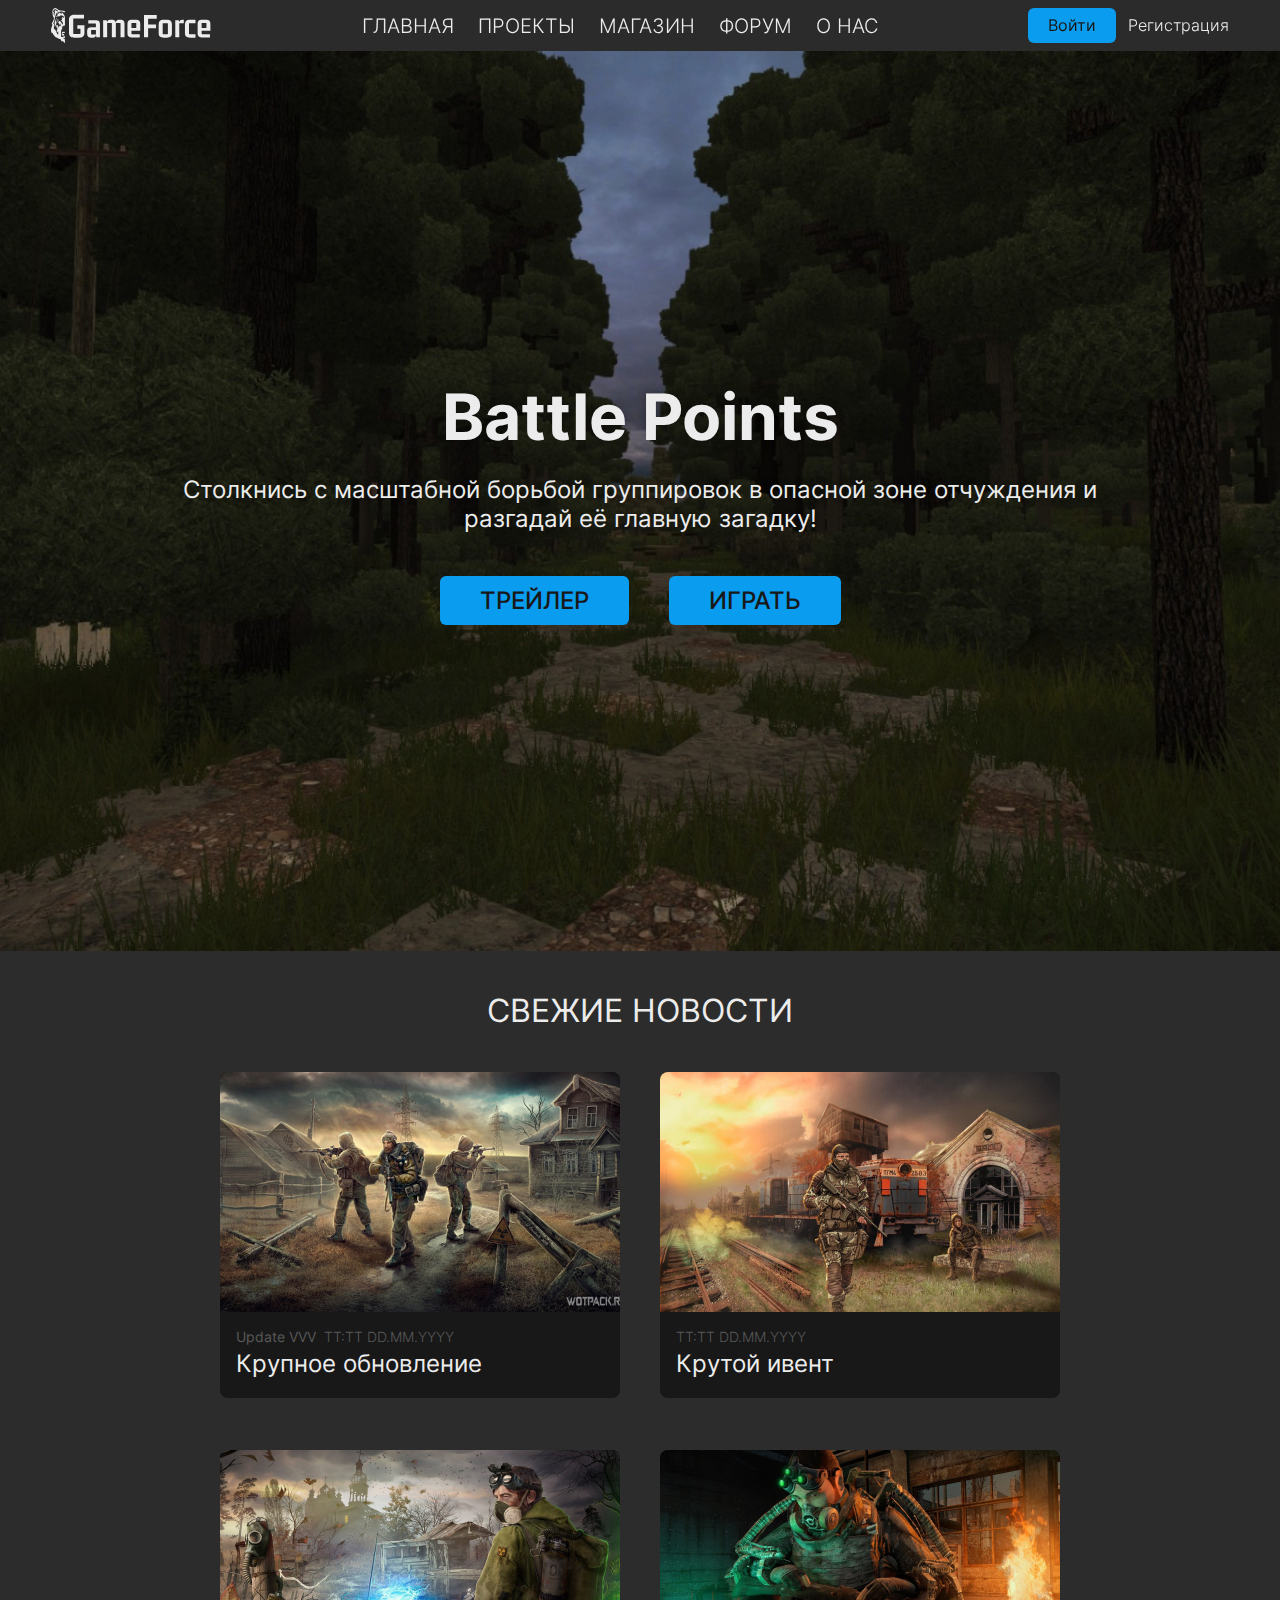
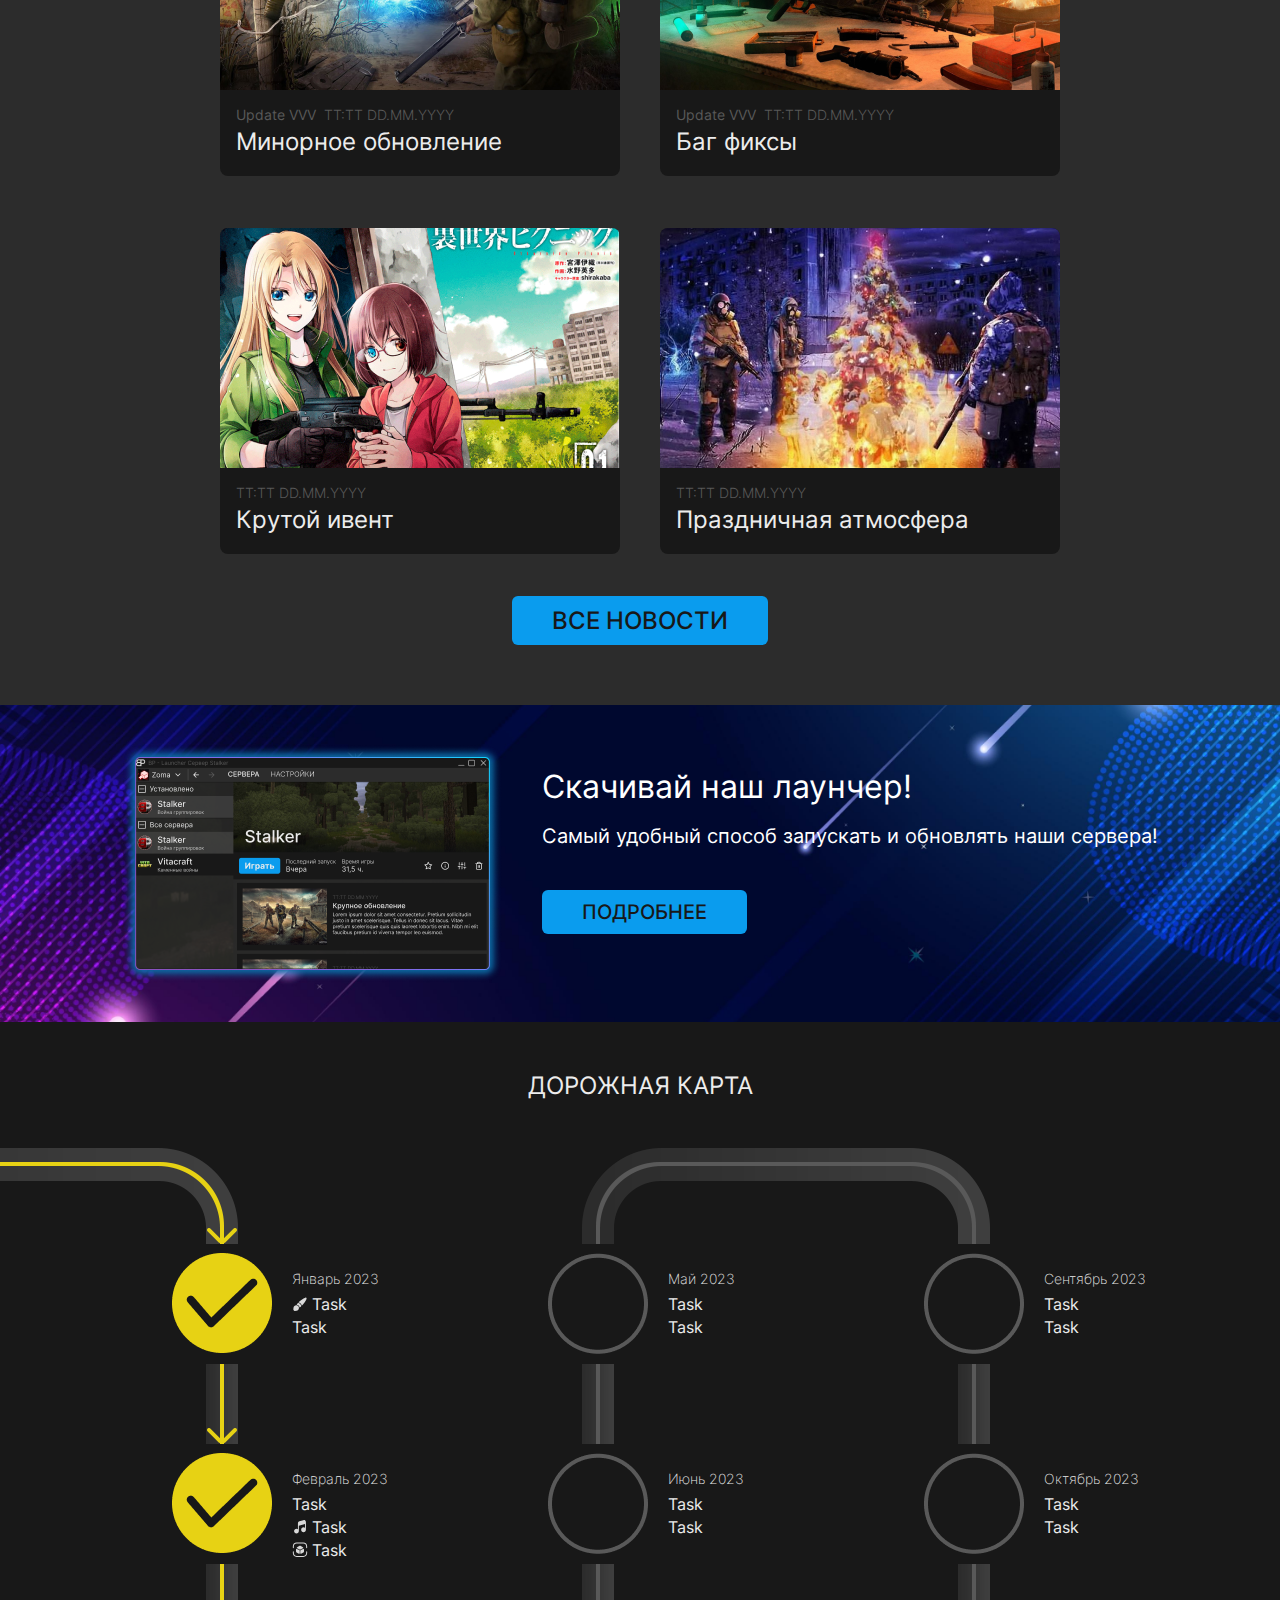
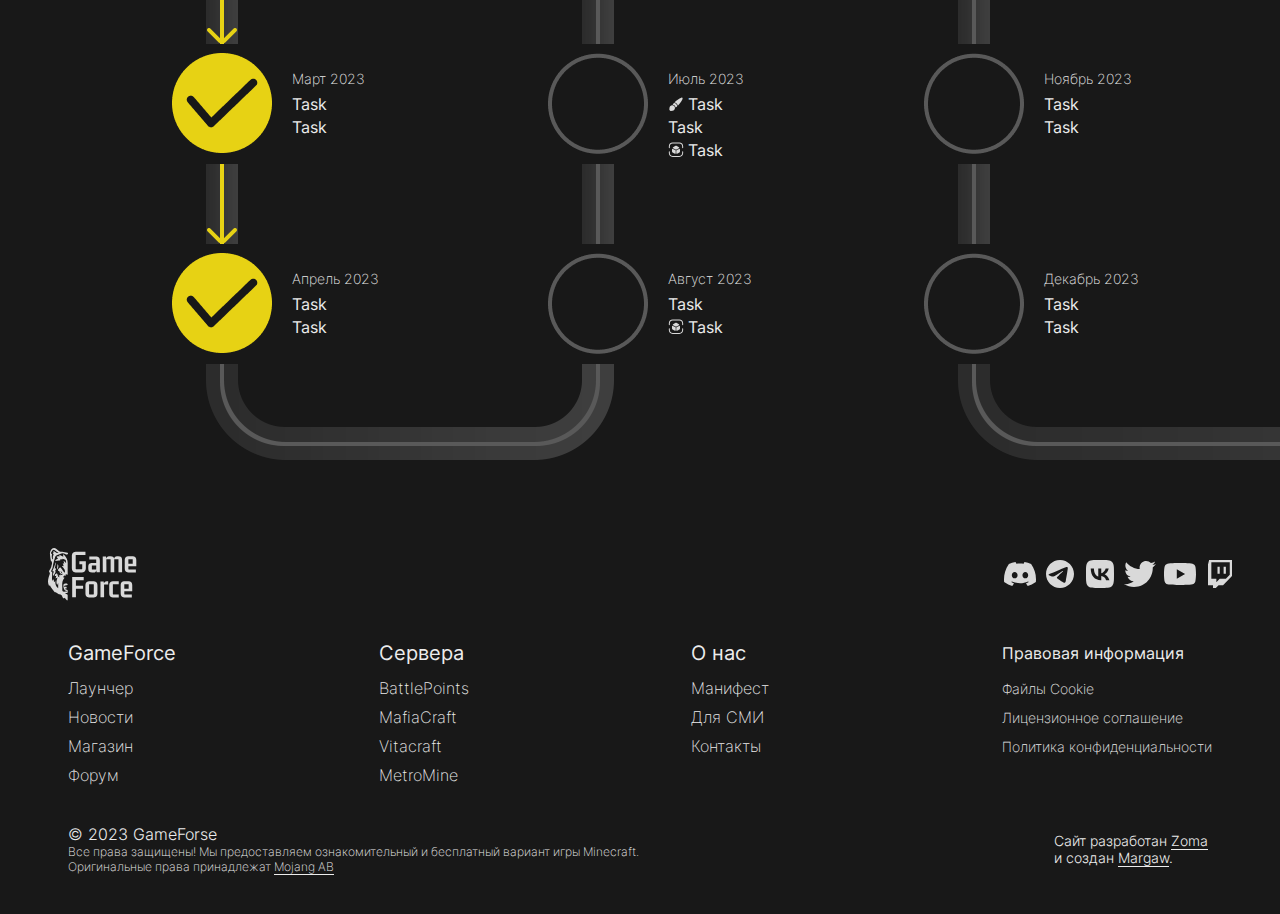
<file: index.html>
<!DOCTYPE html>
<html lang="ru">
	<head>
		<title>GameForce | Добро пожаловать на официальный сайт GameForce</title>
		<link rel="stylesheet" href="css/home_style.css">
		<meta charset="UTF-8">
		<meta name="viewport" content="width=device-width, initial-scale=1.0">
		<meta name="format-detection" content="telephone=no">
		<meta name="description" content=" ">
		<meta name="keywords" content=" ">
		<link data-react-helmet="true" rel="icon" sizes="40x40" href="https://raw.githubusercontent.com/wequbles/GameForse/main/img/GF-logo.png">
		<!-- Авторские права -->
		<meta name="Copyright" content="© GameForse">
		<!-- Facebook -->
		<meta property="og:locale" content="ru_RU">
		<meta property="og:type" content="article">
		<meta property="og:title" content="Сайт GameForce">
		<meta property="og:description" content="Игровая студия - GameForce">
		<meta property="og:image" content="https://raw.githubusercontent.com/wequbles/GameForce/main/img/for_link.jpg">
		<meta property="og:url" content="https://wequbles.github.io/GameForce/">
		<meta property="og:site_name" content="GameForce">
		<!-- Twitter Cards -->
		<meta name="twitter:card" content="summary">
		<meta name="twitter:site" content="автор">
		<meta name="twitter:title" content="Сайт GameForce">
		<meta name="twitter:description" content="Игровая студия - GameForce">
		<meta name="twitter:image" content="https://raw.githubusercontent.com/wequbles/GameForce/main/img/for_link.jpg">
	</head>
	<body>
		<div class="wrapper">
<div id="menu" class="menu">
	<div class="menu__cont">
		<div class="menu_burger">
			<picture>
				<source srcset="img/menu_burger.png">
				<img src="img/menu_burger.png" alt="">
			</picture>
		</div>
		<div class="menu__logo"><a href="index.html">
			<picture>
				<source srcset="img/menu__logo.svg">
				<img src="img/menu__logo.svg" alt="">
			</picture>
		</a></div>
			<!--<button class="menu__logo" id="menu__logo" oncontextmenu="location.href='press.html'; return false;" onclick="location.href='index.html';">
				<picture>
					<source srcset="img/menu__logo.svg">
					<img src="img/menu__logo.svg" alt="">
				</picture>
			</button>-->
		<div class="menu__navigation">
			<a href="index.html" class="menu__btn">Главная<div class="underline"></div></a>
			<a href="servers.html" class="menu__btn">Проекты<div class="underline"></div></a>
			<a href="#" class="menu__btn">Магазин<div class="underline"></div></a>
			<a href="#" class="menu__btn">Форум<div class="underline"></div></a>
			<a href="about.html" class="menu__btn">О нас<div class="underline"></div></a>
		</div>
		<form action="#form"><div class="authorization">
			<button class="menu__btn blue_btn">Войти</button>
			<button class="menu__signin">
				<picture>
					<source srcset="img/menu_profile.png">
					<img src="img/menu_profile.png" alt="">
				</picture>
			</button>
			<button class="menu__btn registration_btn">Регистрация<div class="underline"></div></button>
		</div></form>
	</div>
</div><div id="form" class="modal_wrapper">
	<div class="modal_content">
		<div class="modal">
			<form action="#menu"><button class="modal__close_btn"></button></form>
			<div class="modal__cont">
				<div class="modal__title _sign-up">
					Уже есть аккаунт?
					<button class="title__btn">Войти</button>
				</div>
				<div class="modal__title _log-in">
					Ещё нет аккаунта?
					<button class="title__btn">Зарегистрироваться</button>
				</div>
				<input type="text" class="modal__input" placeholder="Логин">
				<div class="input__label">Неверный логин или пароль!</div>
				<input type="text" class="modal__input" placeholder="Ник">
				<div class="input__label">Этот ник уже занят!</div>
				<input type="text" class="modal__input" placeholder="Почта">
				<div class="input__label">Неверный адрес!</div>
				<input type="password" class="modal__input" placeholder="Пароль">
				<form action="#" class="show_password">
					<div class="checkbox">
						Показать пароль
						<input type="checkbox" name="show_password">
					</div>
				</form>
				<button class="password_btn">Забыл пароль?</button>
				<input type="password" class="modal__input" placeholder="Подтверждение пароля">
				<div class="button__container_c"><form action=""><button class="modal__btn blue_btn">Регистрация</button></form></div>
				<div class="button__container_c"><form action=""><button class="modal__btn blue_btn">Войти</button></form></div>
			</div>
		</div>
	</div>
</div>			<div class="content">
				<div class="top">
					<div class="top__body">
						<div class="top__title">Battle Points</div>
						<div class="top__subtitle">Столкнись с масштабной борьбой группировок в опасной зоне отчуждения и разгадай её главную загадку!</div>
						<div class="top__btns">
							<a href="#" class="top__btn blue_btn">Трейлер</a>
							<a href="download.html" class="top__btn blue_btn">Играть</a>
						</div>
					</div>
				</div>
				<div class="news">
					<div class="news__cont">
						<div class="news__title">Свежие новости</div>
						<div class="news__row">
							<div class="block _update">
								<div class="block__img">
									<picture>
										<source srcset="img/news1.png">
										<img src="img/news1.png" alt="">
									</picture>
								</div>
								<div class="block__date">
									<div class="block__update">Update VVV</div>
									<div class="block__time">TT:TT DD.MM.YYYY</div>
								</div>
								<div class="block__title">Крупное обновление</div>
							</div>
							<div class="block">
								<div class="block__img">
									<picture>
										<source srcset="img/news2.png">
										<img src="img/news2.png" alt="">
									</picture>
								</div>
								<div class="block__date">
									<div class="block__update">Update VVV</div>
									<div class="block__time">TT:TT DD.MM.YYYY</div>
								</div>
								<div class="block__title">Крутой ивент</div>
							</div>
							<div class="block _update">
								<div class="block__img">
									<picture>
										<source srcset="img/news3.png">
										<img src="img/news3.png" alt="">
									</picture>
								</div>
								<div class="block__date">
									<div class="block__update">Update VVV</div>
									<div class="block__time">TT:TT DD.MM.YYYY</div>
								</div>
								<div class="block__title">Минорное обновление</div>
							</div>
							<div class="block _update">
								<div class="block__img">
									<picture>
										<source srcset="img/news4.png">
										<img src="img/news4.png" alt="">
									</picture>
								</div>
								<div class="block__date">
									<div class="block__update">Update VVV</div>
									<div class="block__time">TT:TT DD.MM.YYYY</div>
								</div>
								<div class="block__title">Баг фиксы</div>
							</div>
							<div class="block">
								<div class="block__img">
									<picture>
										<source srcset="img/news5.png">
										<img src="img/news5.png" alt="">
									</picture>
								</div>
								<div class="block__date">
									<div class="block__update">Update VVV</div>
									<div class="block__time">TT:TT DD.MM.YYYY</div>
								</div>
								<div class="block__title">Крутой ивент</div>
							</div>
							<div class="block">
								<div class="block__img">
									<picture>
										<source srcset="img/news6.png">
										<img src="img/news6.png" alt="">
									</picture>
								</div>
								<div class="block__date">
									<div class="block__update">Update VVV</div>
									<div class="block__time">TT:TT DD.MM.YYYY</div>
								</div>
								<div class="block__title">Праздничная атмосфера</div>
							</div>
							<!--<div class="block">
								<div class="block__img"></div>
								<div class="block__date">
									<div class="block__update">Update VVV</div>
									<div class="block__time">TT:TT DD.MM.YYYY</div>
								</div>
								<div class="block__title">Title</div>
								<div class="block__text">
									Lorem ipsum dolor sit amet consectetur. Pretium sollicitudin justo in amet scelerisque. Tellus in donec sit lacus. Vitae pretium scelerisque quis quis laoreet lobortis enim. Nibh mi elit faucibus pretium id viverra tempor leo euismod.
								</div>
								<div class="block__buttons">
									<form action=""><button class="block__more_btn blue_btn">Подробнее</button></form>
									<form action=""><button class="block__link_btn"><div class="link_btn__img"></div></button></form>
								</div>
							</div>
							<div class="block">
								<div class="block__img"></div>
								<div class="block__date">
									<div class="block__time">TT:TT DD.MM.YYYY</div>
								</div>
								<div class="block__title">Title</div>
								<div class="block__text">
									Lorem ipsum dolor sit amet consectetur. Pretium sollicitudin justo in amet scelerisque. Tellus in donec sit lacus. Vitae pretium scelerisque quis quis laoreet lobortis enim. Nibh mi elit faucibus pretium id viverra tempor leo euismod.
								</div>
								<div class="block__buttons">
									<form action=""><button class="block__play_btn blue_btn">Играть</button></form>
									<form action=""><button class="block__more_btn blue_btn">Подробнее</button></form>
									<form action=""><button class="block__link_btn"><div class="link_btn__img"></div></button></form>
								</div>
							</div>
							<div class="block">
								<div class="block__img"></div>
								<div class="block__date">
									<div class="block__update">Update VVV</div>
									<div class="block__time">TT:TT DD.MM.YYYY</div>
								</div>
								<div class="block__title">Title</div>
								<div class="block__text">
									Lorem ipsum dolor sit amet consectetur. Pretium sollicitudin justo in amet scelerisque. Tellus in donec sit lacus. Vitae pretium scelerisque quis quis laoreet lobortis enim. Nibh mi elit faucibus pretium id viverra tempor leo euismod.
								</div>
								<div class="block__buttons">
									<form action=""><button class="block__more_btn blue_btn">Подробнее</button></form>
									<form action=""><button class="block__link_btn"><div class="link_btn__img"></div></button></form>
								</div>
							</div>
							<div class="block">
								<div class="block__img"></div>
								<div class="block__date">
									<div class="block__update">Update VVV</div>
									<div class="block__time">TT:TT DD.MM.YYYY</div>
								</div>
								<div class="block__title">Title</div>
								<div class="block__text">
									Lorem ipsum dolor sit amet consectetur. Pretium sollicitudin justo in amet scelerisque. Tellus in donec sit lacus. Vitae pretium scelerisque quis quis laoreet lobortis enim. Nibh mi elit faucibus pretium id viverra tempor leo euismod.
								</div>
								<div class="block__buttons">
									<form action=""><button class="block__more_btn blue_btn">Подробнее</button></form>
									<form action=""><button class="block__link_btn"><div class="link_btn__img"></div></button></form>
								</div>
							</div>
							<div class="block">
								<div class="block__img"></div>
								<div class="block__date">
									<div class="block__time">TT:TT DD.MM.YYYY</div>
								</div>
								<div class="block__title">Title</div>
								<div class="block__text">
									Lorem ipsum dolor sit amet consectetur. Pretium sollicitudin justo in amet scelerisque. Tellus in donec sit lacus. Vitae pretium scelerisque quis quis laoreet lobortis enim. Nibh mi elit faucibus pretium id viverra tempor leo euismod.
								</div>
								<div class="block__buttons">
									<form action=""><button class="block__play_btn blue_btn">Играть</button></form>
									<form action=""><button class="block__more_btn blue_btn">Подробнее</button></form>
									<form action=""><button class="block__link_btn"><div class="link_btn__img"></div></button></form>
								</div>
							</div>
							<div class="block">
								<div class="block__img"></div>
								<div class="block__date">
									<div class="block__time">TT:TT DD.MM.YYYY</div>
								</div>
								<div class="block__title">Title</div>
								<div class="block__text">
									Lorem ipsum dolor sit amet consectetur. Pretium sollicitudin justo in amet scelerisque. Tellus in donec sit lacus. Vitae pretium scelerisque quis quis laoreet lobortis enim. Nibh mi elit faucibus pretium id viverra tempor leo euismod.
								</div>
								<div class="block__buttons">
									<form action=""><button class="block__play_btn blue_btn">Играть</button></form>
									<form action=""><button class="block__more_btn blue_btn">Подробнее</button></form>
									<form action=""><button class="block__link_btn"><div class="link_btn__img"></div></button></form>
								</div>
							</div>-->
						</div>
						<div class="news__btn__cont">
							<a href="#" class="news__btn blue_btn">Все новости</a>
						</div>
					</div>
				</div>
				<div class="launcher">
					<div class="launcher__img">
						<picture>
							<source srcset="img/launcher.png">
							<img src="img/launcher.png" alt="">
						</picture>
					</div>
					<div class="launcher__body">
						<div class="launcher__title">Скачивай наш лаунчер!</div>
						<div class="launcher__text">Самый удобный способ запускать и обновлять наши сервера!</div>
						<div class="launcher__btn__cont">
							<a href="download.html" class="launcher__btn blue_btn">Подробнее</a>
						</div>
					</div>
				</div>
				<div class="roadmap">
					<div class="roadmap__title">Дорожная карта</div>
					<div class="roadmap__img"></div>
					<div class="roadmap__goals">
						<div class="roadmap__goals__cont">
							<div class="goal">
								<div class="goal__img">
									<picture>
										<source srcset="img/goal_yes.png">
										<img src="img/goal_yes.png" alt="">
									</picture>
								</div>
								<div class="goal__body">
									<div class="goal__date">Январь 2023</div>
									<div class="goal__tasks">
										<div class="goal__task _creation">Task</div>
										<div class="goal__task">Task</div>
									</div>
								</div>
							</div>
							<div class="goal">
								<div class="goal__img">
									<picture>
										<source srcset="img/goal_yes.png">
										<img src="img/goal_yes.png" alt="">
									</picture>
								</div>
								<div class="goal__body">
									<div class="goal__date">Февраль 2023</div>
									<div class="goal__tasks">
										<div class="goal__task">Task</div>
										<div class="goal__task _sound">Task</div>
										<div class="goal__task _object">Task</div>
									</div>
								</div>
							</div>
							<div class="goal">
								<div class="goal__img">
									<picture>
										<source srcset="img/goal_yes.png">
										<img src="img/goal_yes.png" alt="">
									</picture>
								</div>
								<div class="goal__body">
									<div class="goal__date">Март 2023</div>
									<div class="goal__tasks">
										<div class="goal__task">Task</div>
										<div class="goal__task">Task</div>
									</div>
								</div>
							</div>
							<div class="goal">
								<div class="goal__img">
									<picture>
										<source srcset="img/goal_yes.png">
										<img src="img/goal_yes.png" alt="">
									</picture>
								</div>
								<div class="goal__body">
									<div class="goal__date">Апрель 2023</div>
									<div class="goal__tasks">
										<div class="goal__task">Task</div>
										<div class="goal__task">Task</div>
									</div>
								</div>
							</div>
							<div class="goal">
								<div class="goal__img">
									<picture>
										<source srcset="img/goal_no.png">
										<img src="img/goal_no.png" alt="">
									</picture>
								</div>
								<div class="goal__body">
									<div class="goal__date">Май 2023</div>
									<div class="goal__tasks">
										<div class="goal__task">Task</div>
										<div class="goal__task">Task</div>
									</div>
								</div>
							</div>
							<div class="goal">
								<div class="goal__img">
									<picture>
										<source srcset="img/goal_no.png">
										<img src="img/goal_no.png" alt="">
									</picture>
								</div>
								<div class="goal__body">
									<div class="goal__date">Июнь 2023</div>
									<div class="goal__tasks">
										<div class="goal__task">Task</div>
										<div class="goal__task">Task</div>
									</div>
								</div>
							</div>
							<div class="goal">
								<div class="goal__img">
									<picture>
										<source srcset="img/goal_no.png">
										<img src="img/goal_no.png" alt="">
									</picture>
								</div>
								<div class="goal__body">
									<div class="goal__date">Июль 2023</div>
									<div class="goal__tasks">
										<div class="goal__task _creation">Task</div>
										<div class="goal__task">Task</div>
										<div class="goal__task _object">Task</div>
									</div>
								</div>
							</div>
							<div class="goal">
								<div class="goal__img">
									<picture>
										<source srcset="img/goal_no.png">
										<img src="img/goal_no.png" alt="">
									</picture>
								</div>
								<div class="goal__body">
									<div class="goal__date">Август 2023</div>
									<div class="goal__tasks">
										<div class="goal__task">Task</div>
										<div class="goal__task _object">Task</div>
									</div>
								</div>
							</div>
							<div class="goal">
								<div class="goal__img">
									<picture>
										<source srcset="img/goal_no.png">
										<img src="img/goal_no.png" alt="">
									</picture>
								</div>
								<div class="goal__body">
									<div class="goal__date">Сентябрь 2023</div>
									<div class="goal__tasks">
										<div class="goal__task">Task</div>
										<div class="goal__task">Task</div>
									</div>
								</div>
							</div>
							<div class="goal">
								<div class="goal__img">
									<picture>
										<source srcset="img/goal_no.png">
										<img src="img/goal_no.png" alt="">
									</picture>
								</div>
								<div class="goal__body">
									<div class="goal__date">Октябрь 2023</div>
									<div class="goal__tasks">
										<div class="goal__task">Task</div>
										<div class="goal__task">Task</div>
									</div>
								</div>
							</div>
							<div class="goal">
								<div class="goal__img">
									<picture>
										<source srcset="img/goal_no.png">
										<img src="img/goal_no.png" alt="">
									</picture>
								</div>
								<div class="goal__body">
									<div class="goal__date">Ноябрь 2023</div>
									<div class="goal__tasks">
										<div class="goal__task">Task</div>
										<div class="goal__task">Task</div>
									</div>
								</div>
							</div>
							<div class="goal">
								<div class="goal__img">
									<picture>
										<source srcset="img/goal_no.png">
										<img src="img/goal_no.png" alt="">
									</picture>
								</div>
								<div class="goal__body">
									<div class="goal__date">Декабрь 2023</div>
									<div class="goal__tasks">
										<div class="goal__task">Task</div>
										<div class="goal__task">Task</div>
									</div>
								</div>
							</div>
						</div>
					</div>
				</div>
				<!--<div class="team">
					<div class="team__cont">
						<div class="team__title">Наша команда</div>
						<div class="team__row">
							<div class="card"></div>
						</div>
					</div>
				</div>-->
			</div>
<div class="footer" id="footer">
	<div class="footer__cont">
		<div class="footer__1">
			<div class="footer__logo">
				<picture>
					<source srcset="img/footer__logo.svg">
					<img src="img/footer__logo.svg" alt="">
				</picture>
			</div>
			<div class="footer__social_links">
				<a href="https://discord.gg/azGhJPa8Nf" target="_blank" class="discord soc_btn"></a>
				<a href="https://t.me/battlepoints_gf" target="_blank" class="telegram soc_btn"></a>
				<a href="https://vk.com/battlepoints_gf" target="_blank" class="vkontakte soc_btn"></a>
				<a href="#" target="_blank" class="twitter soc_btn"></a>
				<a href="https://www.youtube.com/channel/UC3scna7gf1Q1LZPTHafkPBQ" target="_blank" class="youtube soc_btn"></a>
				<a href="#" target="_blank" class="twitch soc_btn"></a>
			</div>
		</div>
		<div class="footer__navigator">
			<div class="column">
				<a href="index.html"><div class="column__title">GameForce</div></a>
				<a href="download.html"><div class="column__btn">Лаунчер</div></a>
				<a href="#"><div class="column__btn">Новости</div></a>
				<a href="#"><div class="column__btn">Магазин</div></a>
				<a href="#"><div class="column__btn">Форум</div></a>
			</div>
			<div class="column">
				<a href="servers.html"><div class="column__title">Сервера</div></a>
				<a href="#"><div class="column__btn">BattlePoints</div></a>
				<a href="https://mafiacraft.ru/"><div class="column__btn">MafiaCraft</div></a>
				<a href="#"><div class="column__btn">Vitacraft</div></a>
				<a href="#"><div class="column__btn">MetroMine</div></a>
			</div>
			<div class="column">
				<a href="about.html"><div class="column__title">О нас</div></a>
				<a href="mission.html"><div class="column__btn">Манифест</div></a>
				<a href="press.html"><div class="column__btn">Для СМИ</div></a>
				<a href="contacts.html"><div class="column__btn">Контакты</div></a>
			</div>
			<div class="column">
				<a href="doc.html"><div class="column__title">Правовая информация</div></a>
				<a href="cookie.html"><div class="column__btn">Файлы Cookie</div></a>
				<a href="license.html"><div class="column__btn">Лицензионное соглашение</div></a>
				<a href="privacy.html"><div class="column__btn">Политика конфиденциальности</div></a>
			</div>
		</div>
		<div class="footer__text">
			<div class="footer__copyright"><h1>© 2023 GameForse</h1>Все права защищены! Мы предоставляем ознакомительный и бесплатный вариант игры Minecraft.<br>Оригинальные права принадлежат <a href="https://www.minecraft.net" target="_blank">Mojang AB</a></div>
			<div class="footer__authors">Сайт разработан <a href="https://linktr.ee/zomapro" target="_blank">Zoma</a> и создан <a href="https://t.me/weyufuk" target="_blank">Margaw</a>.</div>
		</div>
	</div>
</div>		</div>
		<script src="js/script.js"></script>
	</body>
</html>
</file>
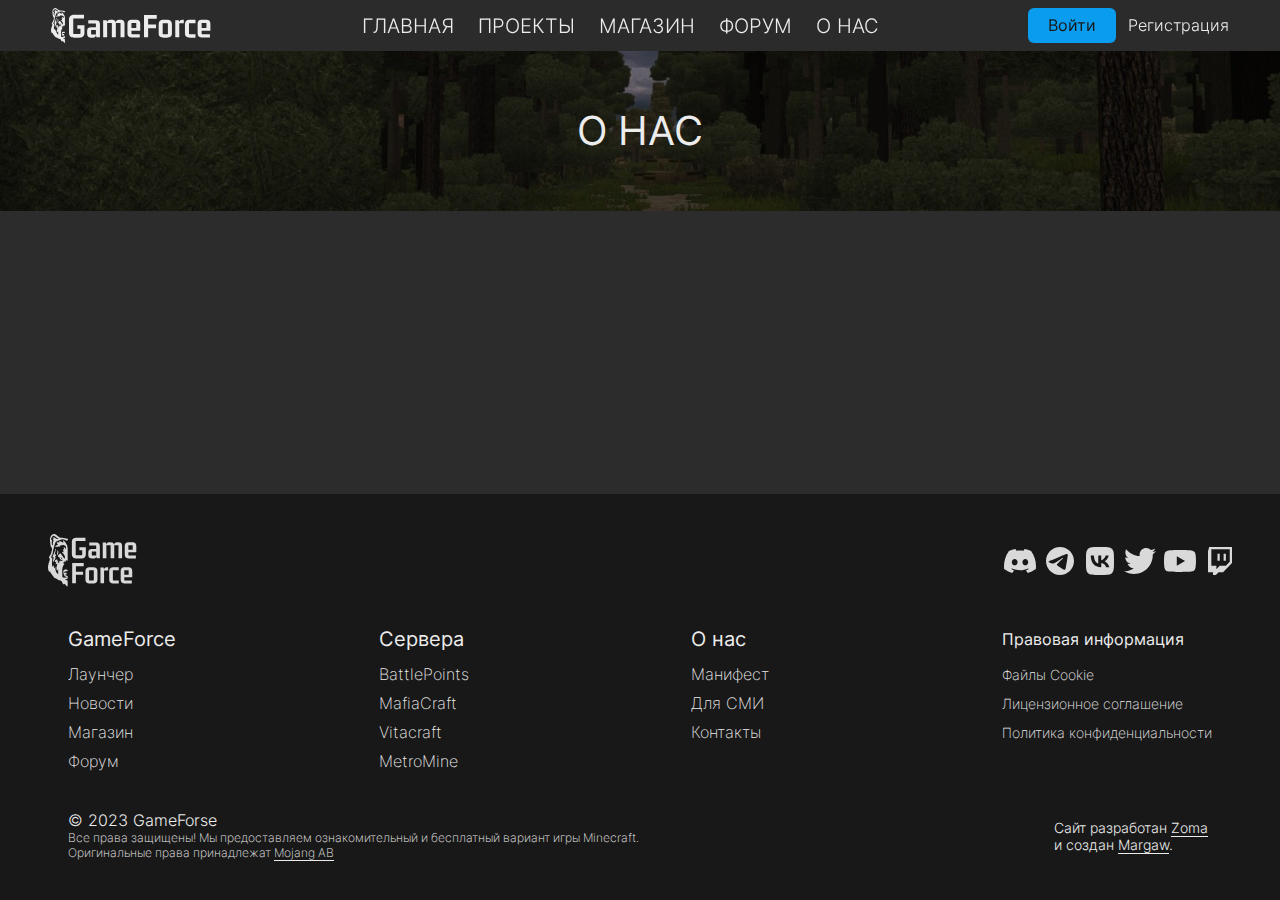
<file: about.html>
<!DOCTYPE html>
<html lang="ru">
	<head>
		<title>BattlePoints | О нас</title>
		<link rel="stylesheet" href="css/about_style.css">
		<meta charset="UTF-8">
		<meta name="viewport" content="width=device-width, initial-scale=1.0">
	</head>
	<body>
		<div class="wrapper">
<div id="menu" class="menu">
	<div class="menu__cont">
		<div class="menu_burger">
			<picture>
				<source srcset="img/menu_burger.png">
				<img src="img/menu_burger.png" alt="">
			</picture>
		</div>
		<div class="menu__logo"><a href="index.html">
			<picture>
				<source srcset="img/menu__logo.svg">
				<img src="img/menu__logo.svg" alt="">
			</picture>
		</a></div>
			<!--<button class="menu__logo" id="menu__logo" oncontextmenu="location.href='press.html'; return false;" onclick="location.href='index.html';">
				<picture>
					<source srcset="img/menu__logo.svg">
					<img src="img/menu__logo.svg" alt="">
				</picture>
			</button>-->
		<div class="menu__navigation">
			<a href="index.html" class="menu__btn">Главная<div class="underline"></div></a>
			<a href="servers.html" class="menu__btn">Проекты<div class="underline"></div></a>
			<a href="#" class="menu__btn">Магазин<div class="underline"></div></a>
			<a href="#" class="menu__btn">Форум<div class="underline"></div></a>
			<a href="about.html" class="menu__btn">О нас<div class="underline"></div></a>
		</div>
		<form action="#form"><div class="authorization">
			<button class="menu__btn blue_btn">Войти</button>
			<button class="menu__signin">
				<picture>
					<source srcset="img/menu_profile.png">
					<img src="img/menu_profile.png" alt="">
				</picture>
			</button>
			<button class="menu__btn registration_btn">Регистрация<div class="underline"></div></button>
		</div></form>
	</div>
</div><div id="form" class="modal_wrapper">
	<div class="modal_content">
		<div class="modal">
			<form action="#menu"><button class="modal__close_btn"></button></form>
			<div class="modal__cont">
				<div class="modal__title _sign-up">
					Уже есть аккаунт?
					<button class="title__btn">Войти</button>
				</div>
				<div class="modal__title _log-in">
					Ещё нет аккаунта?
					<button class="title__btn">Зарегистрироваться</button>
				</div>
				<input type="text" class="modal__input" placeholder="Логин">
				<div class="input__label">Неверный логин или пароль!</div>
				<input type="text" class="modal__input" placeholder="Ник">
				<div class="input__label">Этот ник уже занят!</div>
				<input type="text" class="modal__input" placeholder="Почта">
				<div class="input__label">Неверный адрес!</div>
				<input type="password" class="modal__input" placeholder="Пароль">
				<form action="#" class="show_password">
					<div class="checkbox">
						Показать пароль
						<input type="checkbox" name="show_password">
					</div>
				</form>
				<button class="password_btn">Забыл пароль?</button>
				<input type="password" class="modal__input" placeholder="Подтверждение пароля">
				<div class="button__container_c"><form action=""><button class="modal__btn blue_btn">Регистрация</button></form></div>
				<div class="button__container_c"><form action=""><button class="modal__btn blue_btn">Войти</button></form></div>
			</div>
		</div>
	</div>
</div>			<div class="content">
				<div class="title">
					<div class="title__text">О нас</div>
				</div>
			</div>
<div class="footer" id="footer">
	<div class="footer__cont">
		<div class="footer__1">
			<div class="footer__logo">
				<picture>
					<source srcset="img/footer__logo.svg">
					<img src="img/footer__logo.svg" alt="">
				</picture>
			</div>
			<div class="footer__social_links">
				<a href="https://discord.gg/azGhJPa8Nf" target="_blank" class="discord soc_btn"></a>
				<a href="https://t.me/battlepoints_gf" target="_blank" class="telegram soc_btn"></a>
				<a href="https://vk.com/battlepoints_gf" target="_blank" class="vkontakte soc_btn"></a>
				<a href="#" target="_blank" class="twitter soc_btn"></a>
				<a href="https://www.youtube.com/channel/UC3scna7gf1Q1LZPTHafkPBQ" target="_blank" class="youtube soc_btn"></a>
				<a href="#" target="_blank" class="twitch soc_btn"></a>
			</div>
		</div>
		<div class="footer__navigator">
			<div class="column">
				<a href="index.html"><div class="column__title">GameForce</div></a>
				<a href="download.html"><div class="column__btn">Лаунчер</div></a>
				<a href="#"><div class="column__btn">Новости</div></a>
				<a href="#"><div class="column__btn">Магазин</div></a>
				<a href="#"><div class="column__btn">Форум</div></a>
			</div>
			<div class="column">
				<a href="servers.html"><div class="column__title">Сервера</div></a>
				<a href="#"><div class="column__btn">BattlePoints</div></a>
				<a href="https://mafiacraft.ru/"><div class="column__btn">MafiaCraft</div></a>
				<a href="#"><div class="column__btn">Vitacraft</div></a>
				<a href="#"><div class="column__btn">MetroMine</div></a>
			</div>
			<div class="column">
				<a href="about.html"><div class="column__title">О нас</div></a>
				<a href="mission.html"><div class="column__btn">Манифест</div></a>
				<a href="press.html"><div class="column__btn">Для СМИ</div></a>
				<a href="contacts.html"><div class="column__btn">Контакты</div></a>
			</div>
			<div class="column">
				<a href="doc.html"><div class="column__title">Правовая информация</div></a>
				<a href="cookie.html"><div class="column__btn">Файлы Cookie</div></a>
				<a href="license.html"><div class="column__btn">Лицензионное соглашение</div></a>
				<a href="privacy.html"><div class="column__btn">Политика конфиденциальности</div></a>
			</div>
		</div>
		<div class="footer__text">
			<div class="footer__copyright"><h1>© 2023 GameForse</h1>Все права защищены! Мы предоставляем ознакомительный и бесплатный вариант игры Minecraft.<br>Оригинальные права принадлежат <a href="https://www.minecraft.net" target="_blank">Mojang AB</a></div>
			<div class="footer__authors">Сайт разработан <a href="https://linktr.ee/zomapro" target="_blank">Zoma</a> и создан <a href="https://t.me/weyufuk" target="_blank">Margaw</a>.</div>
		</div>
	</div>
</div>		</div>
		<script src="js/script.js"></script>
	</body>
</html>
</file>
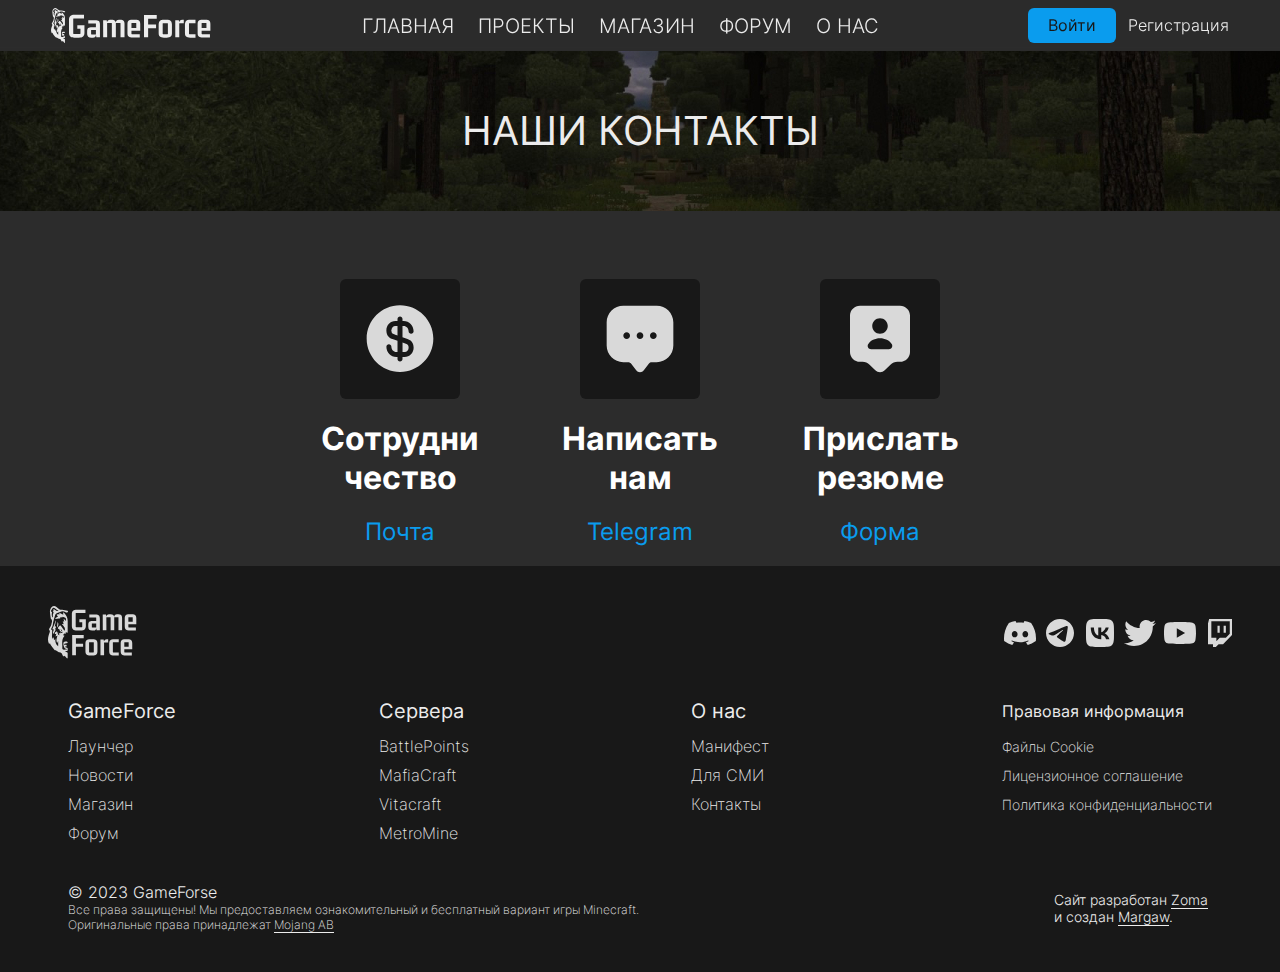
<file: contacts.html>
<!DOCTYPE html>
<html lang="ru">
	<head>
		<title>BattlePoints | Контакты</title>
		<link rel="stylesheet" href="css/contacts_style.css">
		<meta charset="UTF-8">
		<meta name="viewport" content="width=device-width, initial-scale=1.0">
	</head>
	<body>
		<div class="wrapper">
<div id="menu" class="menu">
	<div class="menu__cont">
		<div class="menu_burger">
			<picture>
				<source srcset="img/menu_burger.png">
				<img src="img/menu_burger.png" alt="">
			</picture>
		</div>
		<div class="menu__logo"><a href="index.html">
			<picture>
				<source srcset="img/menu__logo.svg">
				<img src="img/menu__logo.svg" alt="">
			</picture>
		</a></div>
			<!--<button class="menu__logo" id="menu__logo" oncontextmenu="location.href='press.html'; return false;" onclick="location.href='index.html';">
				<picture>
					<source srcset="img/menu__logo.svg">
					<img src="img/menu__logo.svg" alt="">
				</picture>
			</button>-->
		<div class="menu__navigation">
			<a href="index.html" class="menu__btn">Главная<div class="underline"></div></a>
			<a href="servers.html" class="menu__btn">Проекты<div class="underline"></div></a>
			<a href="#" class="menu__btn">Магазин<div class="underline"></div></a>
			<a href="#" class="menu__btn">Форум<div class="underline"></div></a>
			<a href="about.html" class="menu__btn">О нас<div class="underline"></div></a>
		</div>
		<form action="#form"><div class="authorization">
			<button class="menu__btn blue_btn">Войти</button>
			<button class="menu__signin">
				<picture>
					<source srcset="img/menu_profile.png">
					<img src="img/menu_profile.png" alt="">
				</picture>
			</button>
			<button class="menu__btn registration_btn">Регистрация<div class="underline"></div></button>
		</div></form>
	</div>
</div><div id="form" class="modal_wrapper">
	<div class="modal_content">
		<div class="modal">
			<form action="#menu"><button class="modal__close_btn"></button></form>
			<div class="modal__cont">
				<div class="modal__title _sign-up">
					Уже есть аккаунт?
					<button class="title__btn">Войти</button>
				</div>
				<div class="modal__title _log-in">
					Ещё нет аккаунта?
					<button class="title__btn">Зарегистрироваться</button>
				</div>
				<input type="text" class="modal__input" placeholder="Логин">
				<div class="input__label">Неверный логин или пароль!</div>
				<input type="text" class="modal__input" placeholder="Ник">
				<div class="input__label">Этот ник уже занят!</div>
				<input type="text" class="modal__input" placeholder="Почта">
				<div class="input__label">Неверный адрес!</div>
				<input type="password" class="modal__input" placeholder="Пароль">
				<form action="#" class="show_password">
					<div class="checkbox">
						Показать пароль
						<input type="checkbox" name="show_password">
					</div>
				</form>
				<button class="password_btn">Забыл пароль?</button>
				<input type="password" class="modal__input" placeholder="Подтверждение пароля">
				<div class="button__container_c"><form action=""><button class="modal__btn blue_btn">Регистрация</button></form></div>
				<div class="button__container_c"><form action=""><button class="modal__btn blue_btn">Войти</button></form></div>
			</div>
		</div>
	</div>
</div>			<div class="content">
				<div class="title">
					<div class="title__text">Наши контакты</div>
				</div>
				<div class="contacts">
					<a href="" class="contacts__card contacts__card_1">
						<div class="contacts__img">
							<picture>
								<source srcset="img/contacts1.svg">
								<img src="img/contacts1.svg" alt="">
							</picture>
						</div>
						<div class="contacts__title">Сотрудничество</div>
						<div class="contacts__link">Почта</div>
					</a>
					<a href="" class="contacts__card contacts__card_2">
						<div class="contacts__img">
							<picture>
								<source srcset="img/contacts2.svg">
								<img src="img/contacts1.svg" alt="">
							</picture>
						</div>
						<div class="contacts__title">Написать нам</div>
						<div class="contacts__link">Telegram</div>
					</a>
					<a href="" class="contacts__card contacts__card_3">
						<div class="contacts__img">
							<picture>
								<source srcset="img/contacts3.svg">
								<img src="img/contacts3.svg" alt="">
							</picture>
						</div>
						<div class="contacts__title">Прислать резюме</div>
						<div class="contacts__link">Форма</div>
					</a>
				</div>
			</div>
<div class="footer" id="footer">
	<div class="footer__cont">
		<div class="footer__1">
			<div class="footer__logo">
				<picture>
					<source srcset="img/footer__logo.svg">
					<img src="img/footer__logo.svg" alt="">
				</picture>
			</div>
			<div class="footer__social_links">
				<a href="https://discord.gg/azGhJPa8Nf" target="_blank" class="discord soc_btn"></a>
				<a href="https://t.me/battlepoints_gf" target="_blank" class="telegram soc_btn"></a>
				<a href="https://vk.com/battlepoints_gf" target="_blank" class="vkontakte soc_btn"></a>
				<a href="#" target="_blank" class="twitter soc_btn"></a>
				<a href="https://www.youtube.com/channel/UC3scna7gf1Q1LZPTHafkPBQ" target="_blank" class="youtube soc_btn"></a>
				<a href="#" target="_blank" class="twitch soc_btn"></a>
			</div>
		</div>
		<div class="footer__navigator">
			<div class="column">
				<a href="index.html"><div class="column__title">GameForce</div></a>
				<a href="download.html"><div class="column__btn">Лаунчер</div></a>
				<a href="#"><div class="column__btn">Новости</div></a>
				<a href="#"><div class="column__btn">Магазин</div></a>
				<a href="#"><div class="column__btn">Форум</div></a>
			</div>
			<div class="column">
				<a href="servers.html"><div class="column__title">Сервера</div></a>
				<a href="#"><div class="column__btn">BattlePoints</div></a>
				<a href="https://mafiacraft.ru/"><div class="column__btn">MafiaCraft</div></a>
				<a href="#"><div class="column__btn">Vitacraft</div></a>
				<a href="#"><div class="column__btn">MetroMine</div></a>
			</div>
			<div class="column">
				<a href="about.html"><div class="column__title">О нас</div></a>
				<a href="mission.html"><div class="column__btn">Манифест</div></a>
				<a href="press.html"><div class="column__btn">Для СМИ</div></a>
				<a href="contacts.html"><div class="column__btn">Контакты</div></a>
			</div>
			<div class="column">
				<a href="doc.html"><div class="column__title">Правовая информация</div></a>
				<a href="cookie.html"><div class="column__btn">Файлы Cookie</div></a>
				<a href="license.html"><div class="column__btn">Лицензионное соглашение</div></a>
				<a href="privacy.html"><div class="column__btn">Политика конфиденциальности</div></a>
			</div>
		</div>
		<div class="footer__text">
			<div class="footer__copyright"><h1>© 2023 GameForse</h1>Все права защищены! Мы предоставляем ознакомительный и бесплатный вариант игры Minecraft.<br>Оригинальные права принадлежат <a href="https://www.minecraft.net" target="_blank">Mojang AB</a></div>
			<div class="footer__authors">Сайт разработан <a href="https://linktr.ee/zomapro" target="_blank">Zoma</a> и создан <a href="https://t.me/weyufuk" target="_blank">Margaw</a>.</div>
		</div>
	</div>
</div>		</div>
		<script src="js/script.js"></script>
	</body>
</html>
</file>
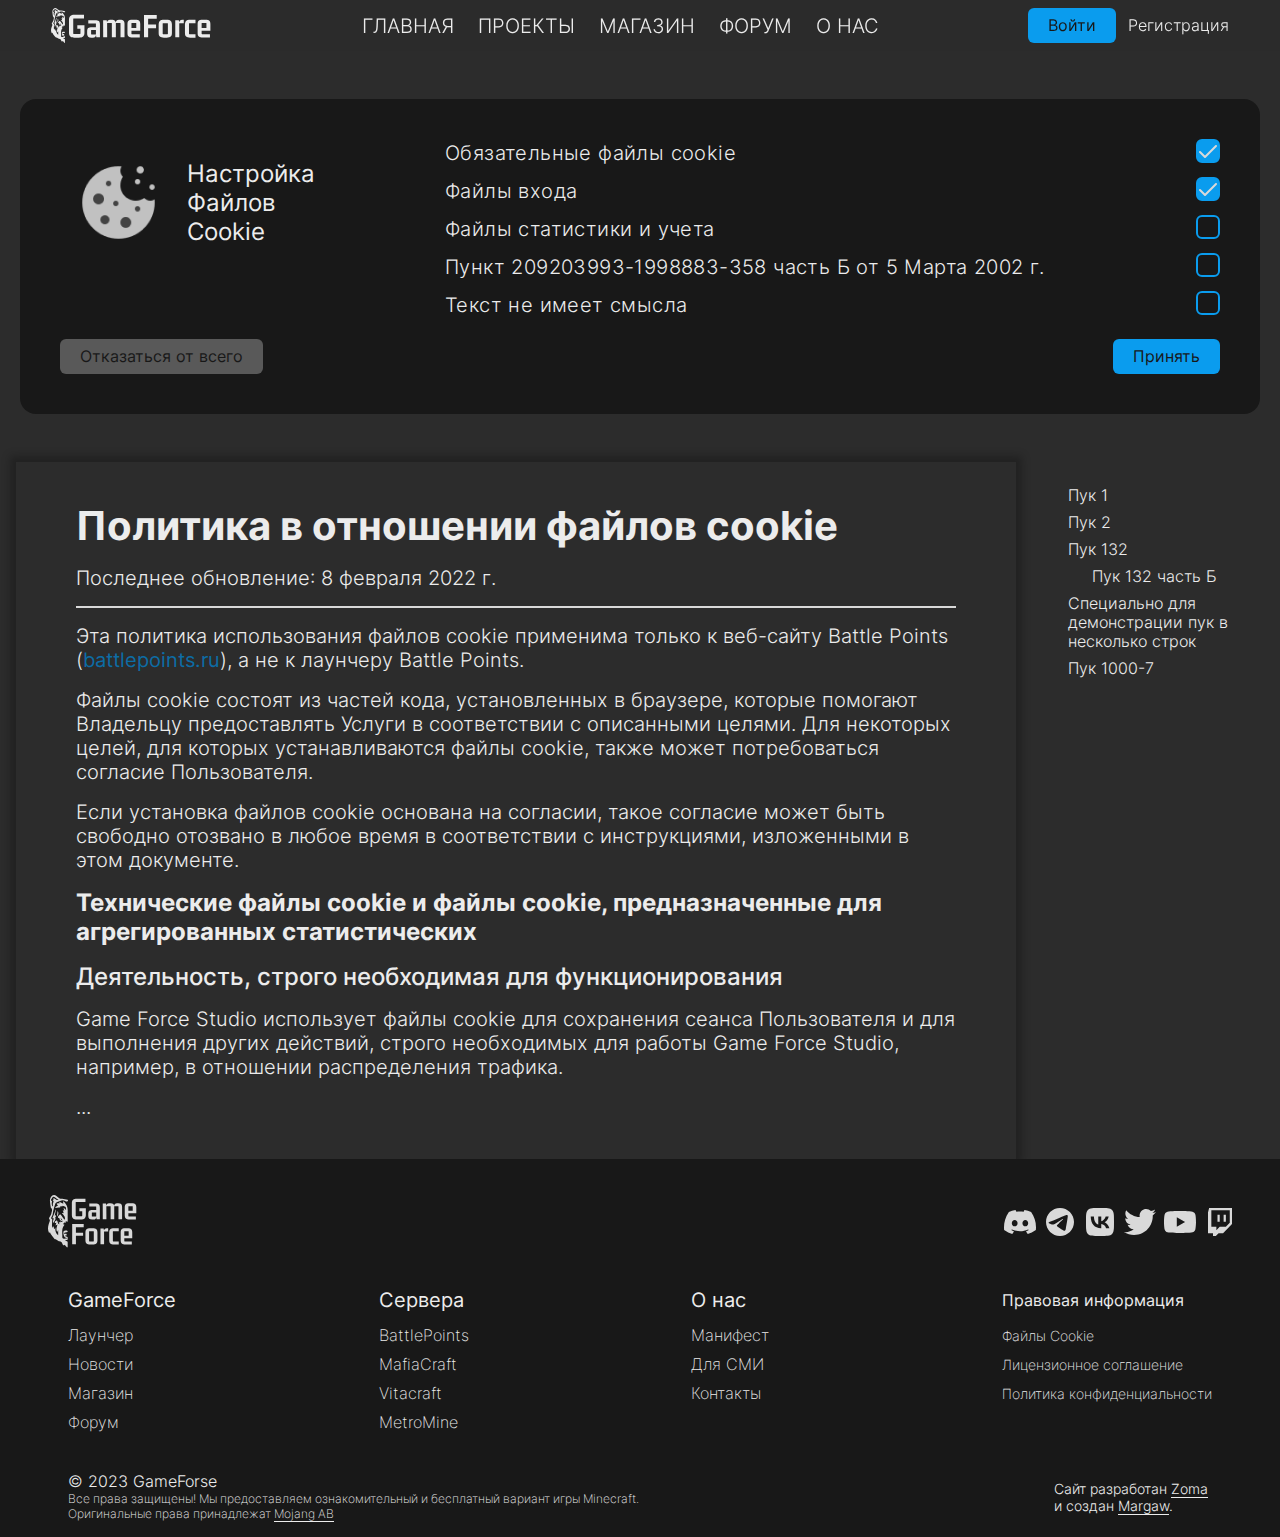
<file: cookie.html>
<!DOCTYPE html>
<html lang="ru">
	<head>
		<title>BattlePoints | Cookie</title>
		<link rel="stylesheet" href="css/cookie_style.css">
		<meta charset="UTF-8">
		<meta name="viewport" content="width=device-width, initial-scale=1.0">
	</head>
	<body>
		<div class="wrapper" id="wrapper">
<div id="menu" class="menu">
	<div class="menu__cont">
		<div class="menu_burger">
			<picture>
				<source srcset="img/menu_burger.png">
				<img src="img/menu_burger.png" alt="">
			</picture>
		</div>
		<div class="menu__logo"><a href="index.html">
			<picture>
				<source srcset="img/menu__logo.svg">
				<img src="img/menu__logo.svg" alt="">
			</picture>
		</a></div>
			<!--<button class="menu__logo" id="menu__logo" oncontextmenu="location.href='press.html'; return false;" onclick="location.href='index.html';">
				<picture>
					<source srcset="img/menu__logo.svg">
					<img src="img/menu__logo.svg" alt="">
				</picture>
			</button>-->
		<div class="menu__navigation">
			<a href="index.html" class="menu__btn">Главная<div class="underline"></div></a>
			<a href="servers.html" class="menu__btn">Проекты<div class="underline"></div></a>
			<a href="#" class="menu__btn">Магазин<div class="underline"></div></a>
			<a href="#" class="menu__btn">Форум<div class="underline"></div></a>
			<a href="about.html" class="menu__btn">О нас<div class="underline"></div></a>
		</div>
		<form action="#form"><div class="authorization">
			<button class="menu__btn blue_btn">Войти</button>
			<button class="menu__signin">
				<picture>
					<source srcset="img/menu_profile.png">
					<img src="img/menu_profile.png" alt="">
				</picture>
			</button>
			<button class="menu__btn registration_btn">Регистрация<div class="underline"></div></button>
		</div></form>
	</div>
</div><div id="form" class="modal_wrapper">
	<div class="modal_content">
		<div class="modal">
			<form action="#menu"><button class="modal__close_btn"></button></form>
			<div class="modal__cont">
				<div class="modal__title _sign-up">
					Уже есть аккаунт?
					<button class="title__btn">Войти</button>
				</div>
				<div class="modal__title _log-in">
					Ещё нет аккаунта?
					<button class="title__btn">Зарегистрироваться</button>
				</div>
				<input type="text" class="modal__input" placeholder="Логин">
				<div class="input__label">Неверный логин или пароль!</div>
				<input type="text" class="modal__input" placeholder="Ник">
				<div class="input__label">Этот ник уже занят!</div>
				<input type="text" class="modal__input" placeholder="Почта">
				<div class="input__label">Неверный адрес!</div>
				<input type="password" class="modal__input" placeholder="Пароль">
				<form action="#" class="show_password">
					<div class="checkbox">
						Показать пароль
						<input type="checkbox" name="show_password">
					</div>
				</form>
				<button class="password_btn">Забыл пароль?</button>
				<input type="password" class="modal__input" placeholder="Подтверждение пароля">
				<div class="button__container_c"><form action=""><button class="modal__btn blue_btn">Регистрация</button></form></div>
				<div class="button__container_c"><form action=""><button class="modal__btn blue_btn">Войти</button></form></div>
			</div>
		</div>
	</div>
</div>			<div class="content">
				<div class="cookie_settings">
					<div class="cookie_settings__1">
						<div class="cookie_settings__img">
							<picture>
								<source srcset="img/cookie.png">
								<img src="img/cookie.png" alt="">
							</picture>
						</div>
						<div class="cookie_settings__text">Настройка<br>Файлов<br>Cookie</div>
						<form action="#" class="cookie_settings__menu">
							<div class="cookie_settings__points">
								<div class="checkbox">
									Обязательные файлы cookie
									<input type="checkbox" checked name="cookie_settings__checkbox_1">
								</div>
							</div>
							<div class="cookie_settings__points">
								<div class="checkbox">
									Файлы входа
									<input type="checkbox" checked name="cookie_settings__checkbox_2">
								</div>
							</div>
							<div class="cookie_settings__points">
								<div class="checkbox">
									Файлы статистики и учета
									<input type="checkbox" name="cookie_settings__checkbox_3">
								</div>
							</div>
							<div class="cookie_settings__points">
								<div class="checkbox">
									Пункт 209203993-1998883-358 часть Б от 5 Марта 2002 г.
									<input type="checkbox" name="cookie_settings__checkbox_4">
								</div>
							</div>
							<div class="cookie_settings__points">
								<div class="checkbox">
									Текст не имеет смысла
									<input type="checkbox" name="cookie_settings__checkbox_5">
								</div>
							</div>
						</form>
					</div>
					<div class="cookie_settings__2">
						<form action="" class="_1"><button class="cookie_settings__btn blue_btn">Отказаться от всего</button></form>
						<form action="" class="_2"><button class="cookie_settings__btn blue_btn">Принять</button></form>
					</div>
				</div>
				<div class="document">
					<div class="document__sheet">
						<div class="sheet__title">Политика в отношении файлов cookie</div>
						<div class="sheet__text">Последнее обновление: 8 февраля 2022 г.</div>
						<div class="sheet__line"></div>
						<div class="sheet__text">Эта политика использования файлов cookie применима только к веб-сайту Battle Points <span>(<a href="index.html">battlepoints.ru</a>)</span>, а не к лаунчеру Battle Points.</div>
						<div class="sheet__text">Файлы cookie состоят из частей кода, установленных в браузере, которые помогают Владельцу предоставлять Услуги в соответствии с описанными целями. Для некоторых целей, для которых устанавливаются файлы cookie, также может потребоваться согласие Пользователя.</div>
						<div class="sheet__text">Если установка файлов cookie основана на согласии, такое согласие может быть свободно отозвано в любое время в соответствии с инструкциями, изложенными в этом документе.</div>
						<div class="sheet__subtitle_1">Технические файлы cookie и файлы cookie, предназначенные для агрегированных статистических</div>
						<div class="sheet__subtitle_2">Деятельность, строго необходимая для функционирования</div>
						<div class="sheet__text">Game Force Studio использует файлы cookie для сохранения сеанса Пользователя и для выполнения других действий, строго необходимых для работы Game Force Studio, например, в отношении распределения трафика.</div>
						<div class="sheet__text">...</div>
					</div>
					<div class="document__menu" id="document__menu">

									<div class="menu__point">Пук 1</div>
									<div class="menu__point">Пук 2</div>
									<div class="menu__point">Пук 132</div>
										<div class="menu__subpoint">Пук 132 часть Б</div>
									<div class="menu__point">Специально для демонстрации пук в несколько строк</div>
									<div class="menu__point">Пук 1000-7</div>

					</div>
				</div>
			</div>
<div class="footer" id="footer">
	<div class="footer__cont">
		<div class="footer__1">
			<div class="footer__logo">
				<picture>
					<source srcset="img/footer__logo.svg">
					<img src="img/footer__logo.svg" alt="">
				</picture>
			</div>
			<div class="footer__social_links">
				<a href="https://discord.gg/azGhJPa8Nf" target="_blank" class="discord soc_btn"></a>
				<a href="https://t.me/battlepoints_gf" target="_blank" class="telegram soc_btn"></a>
				<a href="https://vk.com/battlepoints_gf" target="_blank" class="vkontakte soc_btn"></a>
				<a href="#" target="_blank" class="twitter soc_btn"></a>
				<a href="https://www.youtube.com/channel/UC3scna7gf1Q1LZPTHafkPBQ" target="_blank" class="youtube soc_btn"></a>
				<a href="#" target="_blank" class="twitch soc_btn"></a>
			</div>
		</div>
		<div class="footer__navigator">
			<div class="column">
				<a href="index.html"><div class="column__title">GameForce</div></a>
				<a href="download.html"><div class="column__btn">Лаунчер</div></a>
				<a href="#"><div class="column__btn">Новости</div></a>
				<a href="#"><div class="column__btn">Магазин</div></a>
				<a href="#"><div class="column__btn">Форум</div></a>
			</div>
			<div class="column">
				<a href="servers.html"><div class="column__title">Сервера</div></a>
				<a href="#"><div class="column__btn">BattlePoints</div></a>
				<a href="https://mafiacraft.ru/"><div class="column__btn">MafiaCraft</div></a>
				<a href="#"><div class="column__btn">Vitacraft</div></a>
				<a href="#"><div class="column__btn">MetroMine</div></a>
			</div>
			<div class="column">
				<a href="about.html"><div class="column__title">О нас</div></a>
				<a href="mission.html"><div class="column__btn">Манифест</div></a>
				<a href="press.html"><div class="column__btn">Для СМИ</div></a>
				<a href="contacts.html"><div class="column__btn">Контакты</div></a>
			</div>
			<div class="column">
				<a href="doc.html"><div class="column__title">Правовая информация</div></a>
				<a href="cookie.html"><div class="column__btn">Файлы Cookie</div></a>
				<a href="license.html"><div class="column__btn">Лицензионное соглашение</div></a>
				<a href="privacy.html"><div class="column__btn">Политика конфиденциальности</div></a>
			</div>
		</div>
		<div class="footer__text">
			<div class="footer__copyright"><h1>© 2023 GameForse</h1>Все права защищены! Мы предоставляем ознакомительный и бесплатный вариант игры Minecraft.<br>Оригинальные права принадлежат <a href="https://www.minecraft.net" target="_blank">Mojang AB</a></div>
			<div class="footer__authors">Сайт разработан <a href="https://linktr.ee/zomapro" target="_blank">Zoma</a> и создан <a href="https://t.me/weyufuk" target="_blank">Margaw</a>.</div>
		</div>
	</div>
</div>		</div>
		<script src="js/script.js"></script>
	</body>
</html>
</file>
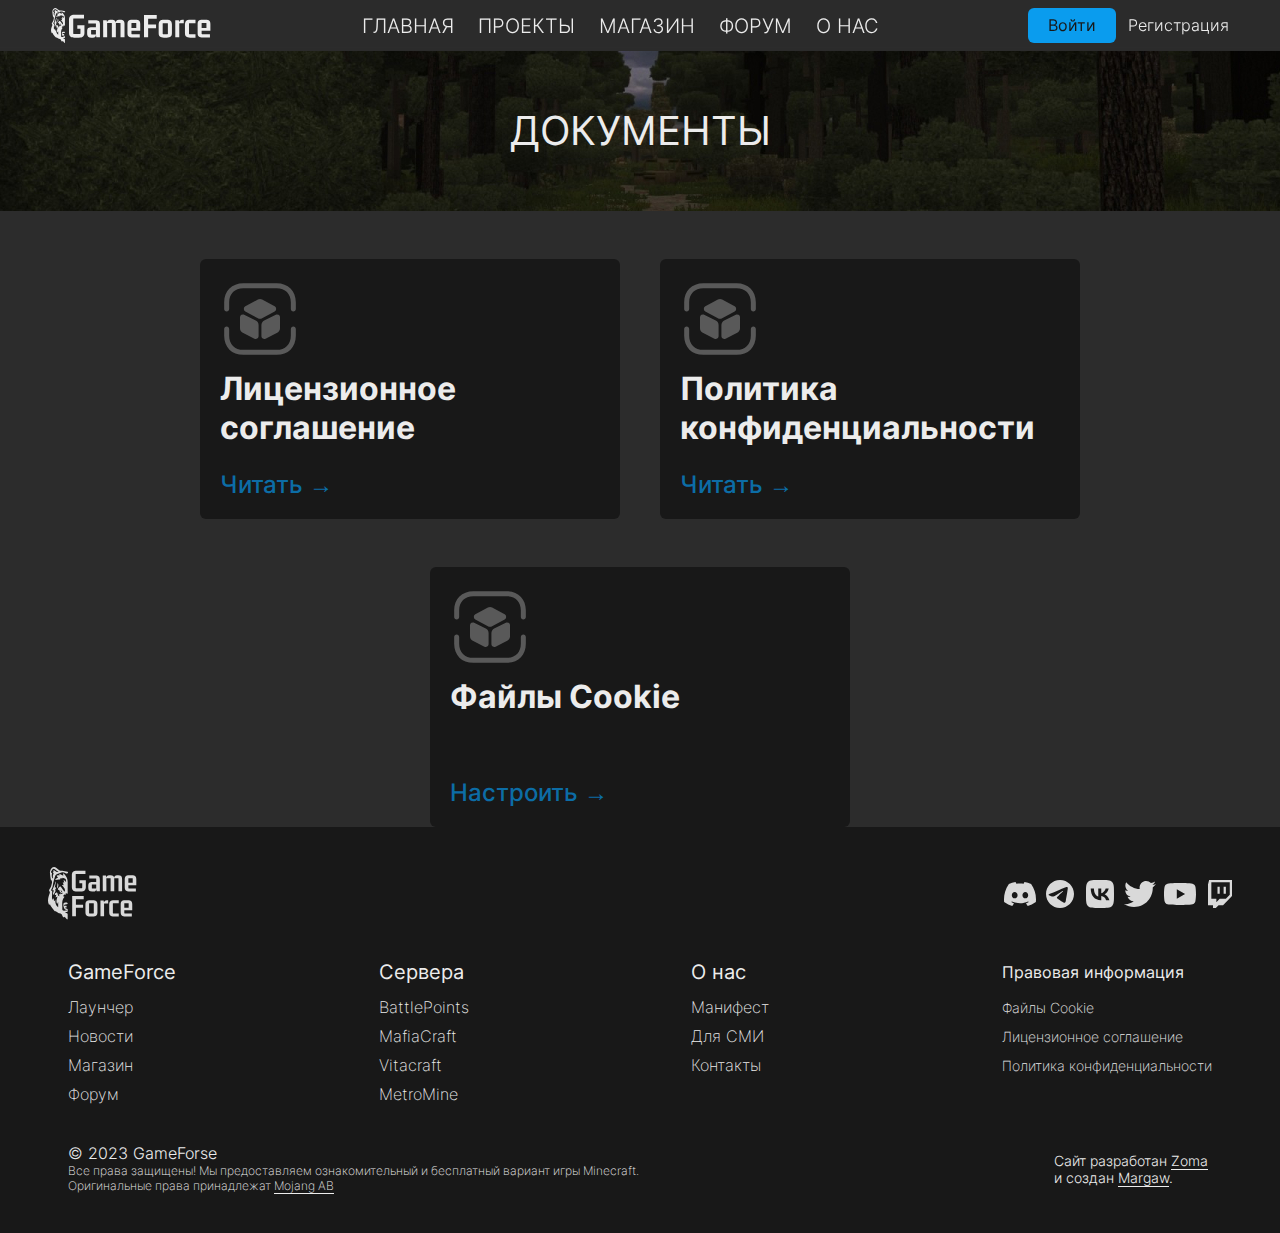
<file: doc.html>
<!DOCTYPE html>
<html lang="ru">
	<head>
		<title>BattlePoints | Документы</title>
		<link rel="stylesheet" href="css/doc_style.css">
		<meta charset="UTF-8">
		<meta name="viewport" content="width=device-width, initial-scale=1.0">
	</head>
	<body>
		<div class="wrapper">
<div id="menu" class="menu">
	<div class="menu__cont">
		<div class="menu_burger">
			<picture>
				<source srcset="img/menu_burger.png">
				<img src="img/menu_burger.png" alt="">
			</picture>
		</div>
		<div class="menu__logo"><a href="index.html">
			<picture>
				<source srcset="img/menu__logo.svg">
				<img src="img/menu__logo.svg" alt="">
			</picture>
		</a></div>
			<!--<button class="menu__logo" id="menu__logo" oncontextmenu="location.href='press.html'; return false;" onclick="location.href='index.html';">
				<picture>
					<source srcset="img/menu__logo.svg">
					<img src="img/menu__logo.svg" alt="">
				</picture>
			</button>-->
		<div class="menu__navigation">
			<a href="index.html" class="menu__btn">Главная<div class="underline"></div></a>
			<a href="servers.html" class="menu__btn">Проекты<div class="underline"></div></a>
			<a href="#" class="menu__btn">Магазин<div class="underline"></div></a>
			<a href="#" class="menu__btn">Форум<div class="underline"></div></a>
			<a href="about.html" class="menu__btn">О нас<div class="underline"></div></a>
		</div>
		<form action="#form"><div class="authorization">
			<button class="menu__btn blue_btn">Войти</button>
			<button class="menu__signin">
				<picture>
					<source srcset="img/menu_profile.png">
					<img src="img/menu_profile.png" alt="">
				</picture>
			</button>
			<button class="menu__btn registration_btn">Регистрация<div class="underline"></div></button>
		</div></form>
	</div>
</div><div id="form" class="modal_wrapper">
	<div class="modal_content">
		<div class="modal">
			<form action="#menu"><button class="modal__close_btn"></button></form>
			<div class="modal__cont">
				<div class="modal__title _sign-up">
					Уже есть аккаунт?
					<button class="title__btn">Войти</button>
				</div>
				<div class="modal__title _log-in">
					Ещё нет аккаунта?
					<button class="title__btn">Зарегистрироваться</button>
				</div>
				<input type="text" class="modal__input" placeholder="Логин">
				<div class="input__label">Неверный логин или пароль!</div>
				<input type="text" class="modal__input" placeholder="Ник">
				<div class="input__label">Этот ник уже занят!</div>
				<input type="text" class="modal__input" placeholder="Почта">
				<div class="input__label">Неверный адрес!</div>
				<input type="password" class="modal__input" placeholder="Пароль">
				<form action="#" class="show_password">
					<div class="checkbox">
						Показать пароль
						<input type="checkbox" name="show_password">
					</div>
				</form>
				<button class="password_btn">Забыл пароль?</button>
				<input type="password" class="modal__input" placeholder="Подтверждение пароля">
				<div class="button__container_c"><form action=""><button class="modal__btn blue_btn">Регистрация</button></form></div>
				<div class="button__container_c"><form action=""><button class="modal__btn blue_btn">Войти</button></form></div>
			</div>
		</div>
	</div>
</div>			<div class="content">
				<div class="title">
					<div class="title__text">Документы</div>
				</div>
				<div class="documents">
					<a class="documents__card documents__card_1">
						<div class="documents__img">
							<picture>
								<source srcset="img/documents1.svg">
								<img src="img/documents1.svg" alt="">
							</picture>
						</div>
						<div class="documents__title">Лицензионное<br>соглашение</div>
						<div class="documents__link">Читать →</div>
					</a>
					<a class="documents__card documents__card_2">
						<div class="documents__img">
							<picture>
								<source srcset="img/documents1.svg">
								<img src="img/documents1.svg" alt="">
							</picture>
						</div>
						<div class="documents__title">Политика<br>конфиденциальности</div>
						<div class="documents__link">Читать →</div>
					</a>
					<a class="documents__card documents__card_3">
						<div class="documents__img">
							<picture>
								<source srcset="img/documents1.svg">
								<img src="img/documents1.svg" alt="">
							</picture>
						</div>
						<div class="documents__title">Файлы Cookie</div>
						<div class="documents__link">Настроить →</div>
					</a>
				</div>
			</div>
<div class="footer" id="footer">
	<div class="footer__cont">
		<div class="footer__1">
			<div class="footer__logo">
				<picture>
					<source srcset="img/footer__logo.svg">
					<img src="img/footer__logo.svg" alt="">
				</picture>
			</div>
			<div class="footer__social_links">
				<a href="https://discord.gg/azGhJPa8Nf" target="_blank" class="discord soc_btn"></a>
				<a href="https://t.me/battlepoints_gf" target="_blank" class="telegram soc_btn"></a>
				<a href="https://vk.com/battlepoints_gf" target="_blank" class="vkontakte soc_btn"></a>
				<a href="#" target="_blank" class="twitter soc_btn"></a>
				<a href="https://www.youtube.com/channel/UC3scna7gf1Q1LZPTHafkPBQ" target="_blank" class="youtube soc_btn"></a>
				<a href="#" target="_blank" class="twitch soc_btn"></a>
			</div>
		</div>
		<div class="footer__navigator">
			<div class="column">
				<a href="index.html"><div class="column__title">GameForce</div></a>
				<a href="download.html"><div class="column__btn">Лаунчер</div></a>
				<a href="#"><div class="column__btn">Новости</div></a>
				<a href="#"><div class="column__btn">Магазин</div></a>
				<a href="#"><div class="column__btn">Форум</div></a>
			</div>
			<div class="column">
				<a href="servers.html"><div class="column__title">Сервера</div></a>
				<a href="#"><div class="column__btn">BattlePoints</div></a>
				<a href="https://mafiacraft.ru/"><div class="column__btn">MafiaCraft</div></a>
				<a href="#"><div class="column__btn">Vitacraft</div></a>
				<a href="#"><div class="column__btn">MetroMine</div></a>
			</div>
			<div class="column">
				<a href="about.html"><div class="column__title">О нас</div></a>
				<a href="mission.html"><div class="column__btn">Манифест</div></a>
				<a href="press.html"><div class="column__btn">Для СМИ</div></a>
				<a href="contacts.html"><div class="column__btn">Контакты</div></a>
			</div>
			<div class="column">
				<a href="doc.html"><div class="column__title">Правовая информация</div></a>
				<a href="cookie.html"><div class="column__btn">Файлы Cookie</div></a>
				<a href="license.html"><div class="column__btn">Лицензионное соглашение</div></a>
				<a href="privacy.html"><div class="column__btn">Политика конфиденциальности</div></a>
			</div>
		</div>
		<div class="footer__text">
			<div class="footer__copyright"><h1>© 2023 GameForse</h1>Все права защищены! Мы предоставляем ознакомительный и бесплатный вариант игры Minecraft.<br>Оригинальные права принадлежат <a href="https://www.minecraft.net" target="_blank">Mojang AB</a></div>
			<div class="footer__authors">Сайт разработан <a href="https://linktr.ee/zomapro" target="_blank">Zoma</a> и создан <a href="https://t.me/weyufuk" target="_blank">Margaw</a>.</div>
		</div>
	</div>
</div>		</div>
		<script src="js/script.js"></script>
	</body>
</html>
</file>
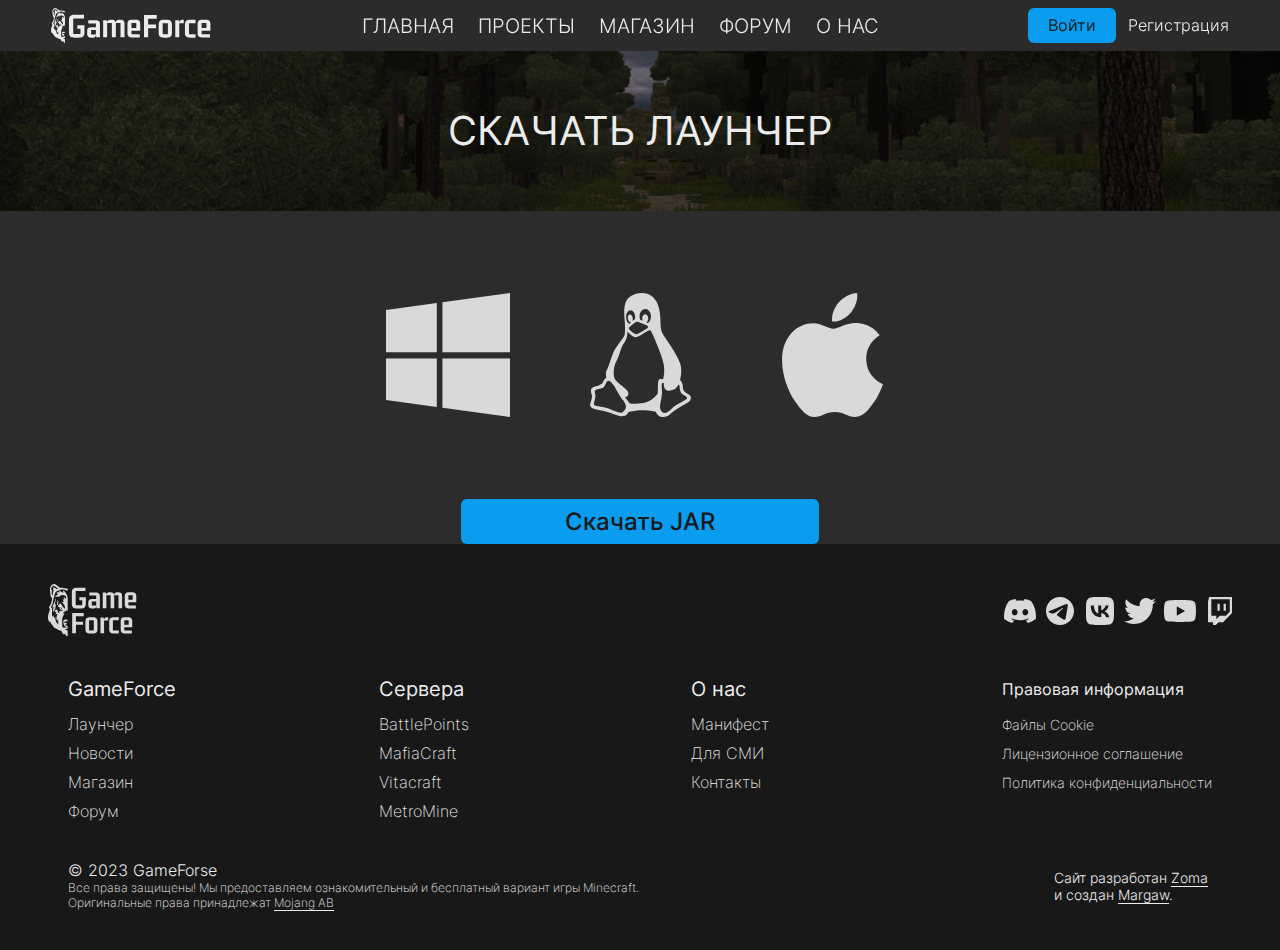
<file: download.html>
<!DOCTYPE html>
<html lang="ru">
	<head>
		<title>BattlePoints | Скачать</title>
		<link rel="stylesheet" href="css/download_style.css">
		<meta charset="UTF-8">
		<meta name="viewport" content="width=device-width, initial-scale=1.0">
	</head>
	<body>
		<div class="wrapper">
<div id="menu" class="menu">
	<div class="menu__cont">
		<div class="menu_burger">
			<picture>
				<source srcset="img/menu_burger.png">
				<img src="img/menu_burger.png" alt="">
			</picture>
		</div>
		<div class="menu__logo"><a href="index.html">
			<picture>
				<source srcset="img/menu__logo.svg">
				<img src="img/menu__logo.svg" alt="">
			</picture>
		</a></div>
			<!--<button class="menu__logo" id="menu__logo" oncontextmenu="location.href='press.html'; return false;" onclick="location.href='index.html';">
				<picture>
					<source srcset="img/menu__logo.svg">
					<img src="img/menu__logo.svg" alt="">
				</picture>
			</button>-->
		<div class="menu__navigation">
			<a href="index.html" class="menu__btn">Главная<div class="underline"></div></a>
			<a href="servers.html" class="menu__btn">Проекты<div class="underline"></div></a>
			<a href="#" class="menu__btn">Магазин<div class="underline"></div></a>
			<a href="#" class="menu__btn">Форум<div class="underline"></div></a>
			<a href="about.html" class="menu__btn">О нас<div class="underline"></div></a>
		</div>
		<form action="#form"><div class="authorization">
			<button class="menu__btn blue_btn">Войти</button>
			<button class="menu__signin">
				<picture>
					<source srcset="img/menu_profile.png">
					<img src="img/menu_profile.png" alt="">
				</picture>
			</button>
			<button class="menu__btn registration_btn">Регистрация<div class="underline"></div></button>
		</div></form>
	</div>
</div><div id="form" class="modal_wrapper">
	<div class="modal_content">
		<div class="modal">
			<form action="#menu"><button class="modal__close_btn"></button></form>
			<div class="modal__cont">
				<div class="modal__title _sign-up">
					Уже есть аккаунт?
					<button class="title__btn">Войти</button>
				</div>
				<div class="modal__title _log-in">
					Ещё нет аккаунта?
					<button class="title__btn">Зарегистрироваться</button>
				</div>
				<input type="text" class="modal__input" placeholder="Логин">
				<div class="input__label">Неверный логин или пароль!</div>
				<input type="text" class="modal__input" placeholder="Ник">
				<div class="input__label">Этот ник уже занят!</div>
				<input type="text" class="modal__input" placeholder="Почта">
				<div class="input__label">Неверный адрес!</div>
				<input type="password" class="modal__input" placeholder="Пароль">
				<form action="#" class="show_password">
					<div class="checkbox">
						Показать пароль
						<input type="checkbox" name="show_password">
					</div>
				</form>
				<button class="password_btn">Забыл пароль?</button>
				<input type="password" class="modal__input" placeholder="Подтверждение пароля">
				<div class="button__container_c"><form action=""><button class="modal__btn blue_btn">Регистрация</button></form></div>
				<div class="button__container_c"><form action=""><button class="modal__btn blue_btn">Войти</button></form></div>
			</div>
		</div>
	</div>
</div>			<div class="content">
				<div class="title">
					<div class="title__text">Скачать лаунчер</div>
				</div>
				<div class="download__select">
					<div class="version">
						<button class="version_btn windows"></button>
						<button class="version_btn linux"></button>
						<button class="version_btn apple"></button>
					</div>
					<button class="download__btn _jar blue_btn">Скачать JAR</button>
					<button class="download__btn _exe blue_btn">Скачать EXE</button>
				</div>
			</div>
<div class="footer" id="footer">
	<div class="footer__cont">
		<div class="footer__1">
			<div class="footer__logo">
				<picture>
					<source srcset="img/footer__logo.svg">
					<img src="img/footer__logo.svg" alt="">
				</picture>
			</div>
			<div class="footer__social_links">
				<a href="https://discord.gg/azGhJPa8Nf" target="_blank" class="discord soc_btn"></a>
				<a href="https://t.me/battlepoints_gf" target="_blank" class="telegram soc_btn"></a>
				<a href="https://vk.com/battlepoints_gf" target="_blank" class="vkontakte soc_btn"></a>
				<a href="#" target="_blank" class="twitter soc_btn"></a>
				<a href="https://www.youtube.com/channel/UC3scna7gf1Q1LZPTHafkPBQ" target="_blank" class="youtube soc_btn"></a>
				<a href="#" target="_blank" class="twitch soc_btn"></a>
			</div>
		</div>
		<div class="footer__navigator">
			<div class="column">
				<a href="index.html"><div class="column__title">GameForce</div></a>
				<a href="download.html"><div class="column__btn">Лаунчер</div></a>
				<a href="#"><div class="column__btn">Новости</div></a>
				<a href="#"><div class="column__btn">Магазин</div></a>
				<a href="#"><div class="column__btn">Форум</div></a>
			</div>
			<div class="column">
				<a href="servers.html"><div class="column__title">Сервера</div></a>
				<a href="#"><div class="column__btn">BattlePoints</div></a>
				<a href="https://mafiacraft.ru/"><div class="column__btn">MafiaCraft</div></a>
				<a href="#"><div class="column__btn">Vitacraft</div></a>
				<a href="#"><div class="column__btn">MetroMine</div></a>
			</div>
			<div class="column">
				<a href="about.html"><div class="column__title">О нас</div></a>
				<a href="mission.html"><div class="column__btn">Манифест</div></a>
				<a href="press.html"><div class="column__btn">Для СМИ</div></a>
				<a href="contacts.html"><div class="column__btn">Контакты</div></a>
			</div>
			<div class="column">
				<a href="doc.html"><div class="column__title">Правовая информация</div></a>
				<a href="cookie.html"><div class="column__btn">Файлы Cookie</div></a>
				<a href="license.html"><div class="column__btn">Лицензионное соглашение</div></a>
				<a href="privacy.html"><div class="column__btn">Политика конфиденциальности</div></a>
			</div>
		</div>
		<div class="footer__text">
			<div class="footer__copyright"><h1>© 2023 GameForse</h1>Все права защищены! Мы предоставляем ознакомительный и бесплатный вариант игры Minecraft.<br>Оригинальные права принадлежат <a href="https://www.minecraft.net" target="_blank">Mojang AB</a></div>
			<div class="footer__authors">Сайт разработан <a href="https://linktr.ee/zomapro" target="_blank">Zoma</a> и создан <a href="https://t.me/weyufuk" target="_blank">Margaw</a>.</div>
		</div>
	</div>
</div>		</div>
		<script src="js/script.js"></script>
	</body>
</html>
</file>
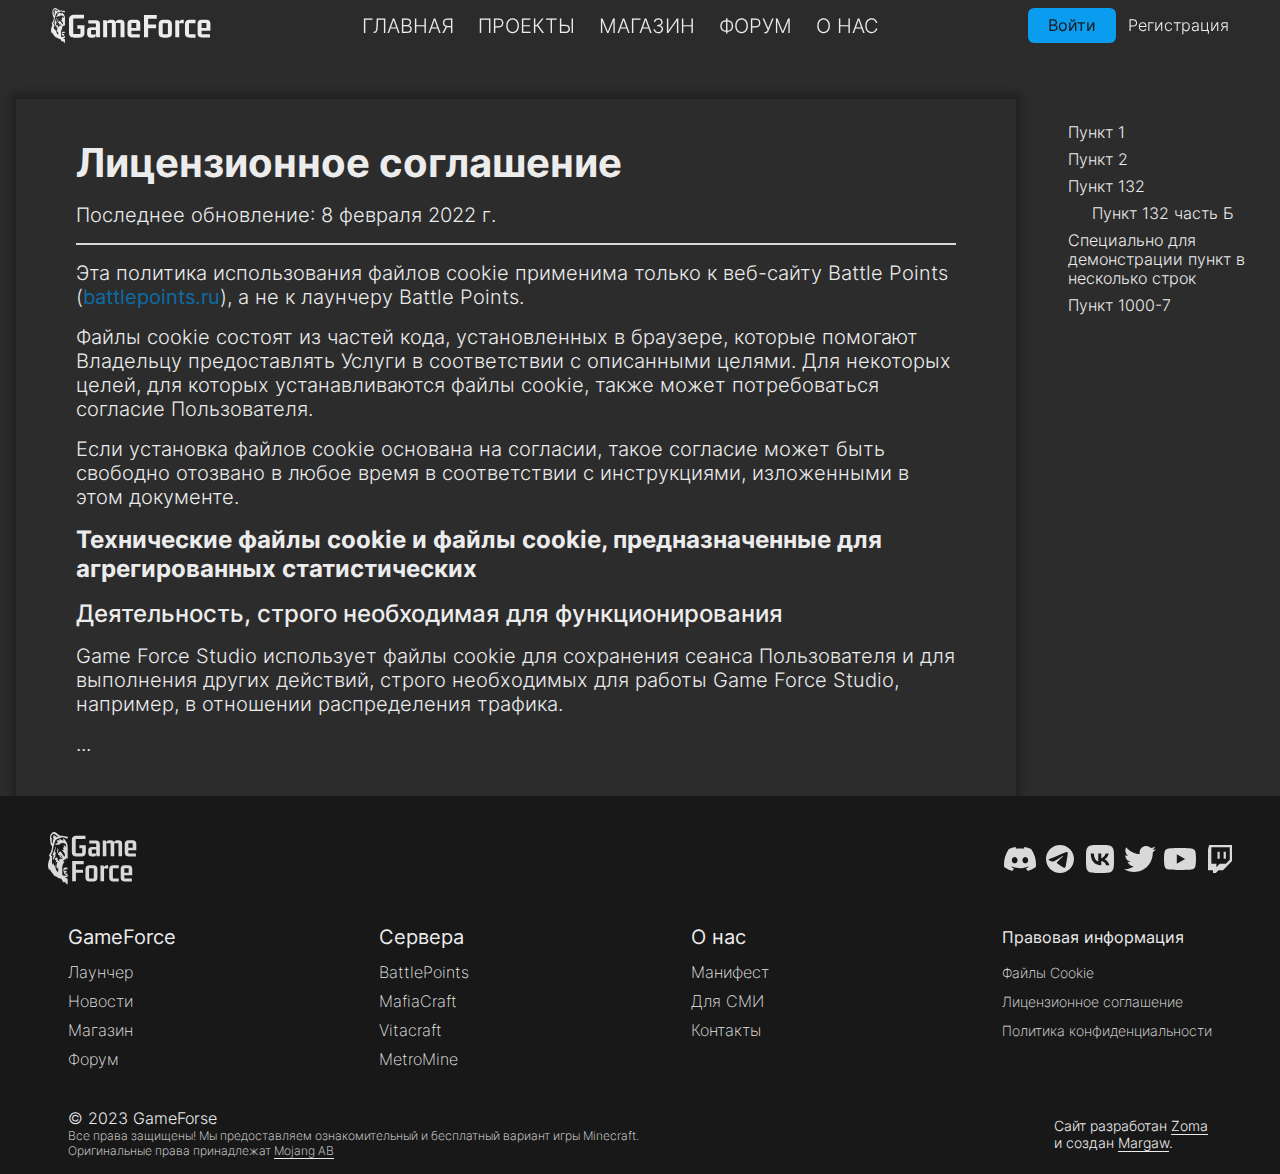
<file: license.html>
<!DOCTYPE html>
<html lang="ru">
	<head>
		<title>BattlePoints | Лицензионное соглашение</title>
		<link rel="stylesheet" href="css/license_style.css">
		<meta charset="UTF-8">
		<meta name="viewport" content="width=device-width, initial-scale=1.0">
	</head>
	<body>
		<div class="wrapper">
<div id="menu" class="menu">
	<div class="menu__cont">
		<div class="menu_burger">
			<picture>
				<source srcset="img/menu_burger.png">
				<img src="img/menu_burger.png" alt="">
			</picture>
		</div>
		<div class="menu__logo"><a href="index.html">
			<picture>
				<source srcset="img/menu__logo.svg">
				<img src="img/menu__logo.svg" alt="">
			</picture>
		</a></div>
			<!--<button class="menu__logo" id="menu__logo" oncontextmenu="location.href='press.html'; return false;" onclick="location.href='index.html';">
				<picture>
					<source srcset="img/menu__logo.svg">
					<img src="img/menu__logo.svg" alt="">
				</picture>
			</button>-->
		<div class="menu__navigation">
			<a href="index.html" class="menu__btn">Главная<div class="underline"></div></a>
			<a href="servers.html" class="menu__btn">Проекты<div class="underline"></div></a>
			<a href="#" class="menu__btn">Магазин<div class="underline"></div></a>
			<a href="#" class="menu__btn">Форум<div class="underline"></div></a>
			<a href="about.html" class="menu__btn">О нас<div class="underline"></div></a>
		</div>
		<form action="#form"><div class="authorization">
			<button class="menu__btn blue_btn">Войти</button>
			<button class="menu__signin">
				<picture>
					<source srcset="img/menu_profile.png">
					<img src="img/menu_profile.png" alt="">
				</picture>
			</button>
			<button class="menu__btn registration_btn">Регистрация<div class="underline"></div></button>
		</div></form>
	</div>
</div><div id="form" class="modal_wrapper">
	<div class="modal_content">
		<div class="modal">
			<form action="#menu"><button class="modal__close_btn"></button></form>
			<div class="modal__cont">
				<div class="modal__title _sign-up">
					Уже есть аккаунт?
					<button class="title__btn">Войти</button>
				</div>
				<div class="modal__title _log-in">
					Ещё нет аккаунта?
					<button class="title__btn">Зарегистрироваться</button>
				</div>
				<input type="text" class="modal__input" placeholder="Логин">
				<div class="input__label">Неверный логин или пароль!</div>
				<input type="text" class="modal__input" placeholder="Ник">
				<div class="input__label">Этот ник уже занят!</div>
				<input type="text" class="modal__input" placeholder="Почта">
				<div class="input__label">Неверный адрес!</div>
				<input type="password" class="modal__input" placeholder="Пароль">
				<form action="#" class="show_password">
					<div class="checkbox">
						Показать пароль
						<input type="checkbox" name="show_password">
					</div>
				</form>
				<button class="password_btn">Забыл пароль?</button>
				<input type="password" class="modal__input" placeholder="Подтверждение пароля">
				<div class="button__container_c"><form action=""><button class="modal__btn blue_btn">Регистрация</button></form></div>
				<div class="button__container_c"><form action=""><button class="modal__btn blue_btn">Войти</button></form></div>
			</div>
		</div>
	</div>
</div>			<div class="content">
				<div class="document">
					<div class="document__sheet">
						<div class="sheet__title">Лицензионное соглашение</div>
						<div class="sheet__text">Последнее обновление: 8 февраля 2022 г.</div>
						<div class="sheet__line"></div>
						<div class="sheet__text">Эта политика использования файлов cookie применима только к веб-сайту Battle Points <span>(<a href="index.html">battlepoints.ru</a>)</span>, а не к лаунчеру Battle Points.</div>
						<div class="sheet__text">Файлы cookie состоят из частей кода, установленных в браузере, которые помогают Владельцу предоставлять Услуги в соответствии с описанными целями. Для некоторых целей, для которых устанавливаются файлы cookie, также может потребоваться согласие Пользователя.</div>
						<div class="sheet__text">Если установка файлов cookie основана на согласии, такое согласие может быть свободно отозвано в любое время в соответствии с инструкциями, изложенными в этом документе.</div>
						<div class="sheet__subtitle_1">Технические файлы cookie и файлы cookie, предназначенные для агрегированных статистических</div>
						<div class="sheet__subtitle_2">Деятельность, строго необходимая для функционирования</div>
						<div class="sheet__text">Game Force Studio использует файлы cookie для сохранения сеанса Пользователя и для выполнения других действий, строго необходимых для работы Game Force Studio, например, в отношении распределения трафика.</div>
						<div class="sheet__text">...</div>
					</div>
					<div class="document__menu">
						<div class="menu__point">Пункт 1</div>
						<div class="menu__point">Пункт 2</div>
						<div class="menu__point">Пункт 132</div>
							<div class="menu__subpoint">Пункт 132 часть Б</div>
						<div class="menu__point">Специально для демонстрации пункт в несколько строк</div>
						<div class="menu__point">Пункт 1000-7</div>
					</div>
				</div>
			</div>
<div class="footer" id="footer">
	<div class="footer__cont">
		<div class="footer__1">
			<div class="footer__logo">
				<picture>
					<source srcset="img/footer__logo.svg">
					<img src="img/footer__logo.svg" alt="">
				</picture>
			</div>
			<div class="footer__social_links">
				<a href="https://discord.gg/azGhJPa8Nf" target="_blank" class="discord soc_btn"></a>
				<a href="https://t.me/battlepoints_gf" target="_blank" class="telegram soc_btn"></a>
				<a href="https://vk.com/battlepoints_gf" target="_blank" class="vkontakte soc_btn"></a>
				<a href="#" target="_blank" class="twitter soc_btn"></a>
				<a href="https://www.youtube.com/channel/UC3scna7gf1Q1LZPTHafkPBQ" target="_blank" class="youtube soc_btn"></a>
				<a href="#" target="_blank" class="twitch soc_btn"></a>
			</div>
		</div>
		<div class="footer__navigator">
			<div class="column">
				<a href="index.html"><div class="column__title">GameForce</div></a>
				<a href="download.html"><div class="column__btn">Лаунчер</div></a>
				<a href="#"><div class="column__btn">Новости</div></a>
				<a href="#"><div class="column__btn">Магазин</div></a>
				<a href="#"><div class="column__btn">Форум</div></a>
			</div>
			<div class="column">
				<a href="servers.html"><div class="column__title">Сервера</div></a>
				<a href="#"><div class="column__btn">BattlePoints</div></a>
				<a href="https://mafiacraft.ru/"><div class="column__btn">MafiaCraft</div></a>
				<a href="#"><div class="column__btn">Vitacraft</div></a>
				<a href="#"><div class="column__btn">MetroMine</div></a>
			</div>
			<div class="column">
				<a href="about.html"><div class="column__title">О нас</div></a>
				<a href="mission.html"><div class="column__btn">Манифест</div></a>
				<a href="press.html"><div class="column__btn">Для СМИ</div></a>
				<a href="contacts.html"><div class="column__btn">Контакты</div></a>
			</div>
			<div class="column">
				<a href="doc.html"><div class="column__title">Правовая информация</div></a>
				<a href="cookie.html"><div class="column__btn">Файлы Cookie</div></a>
				<a href="license.html"><div class="column__btn">Лицензионное соглашение</div></a>
				<a href="privacy.html"><div class="column__btn">Политика конфиденциальности</div></a>
			</div>
		</div>
		<div class="footer__text">
			<div class="footer__copyright"><h1>© 2023 GameForse</h1>Все права защищены! Мы предоставляем ознакомительный и бесплатный вариант игры Minecraft.<br>Оригинальные права принадлежат <a href="https://www.minecraft.net" target="_blank">Mojang AB</a></div>
			<div class="footer__authors">Сайт разработан <a href="https://linktr.ee/zomapro" target="_blank">Zoma</a> и создан <a href="https://t.me/weyufuk" target="_blank">Margaw</a>.</div>
		</div>
	</div>
</div>		</div>
		<script src="js/script.js"></script>
	</body>
</html>
</file>
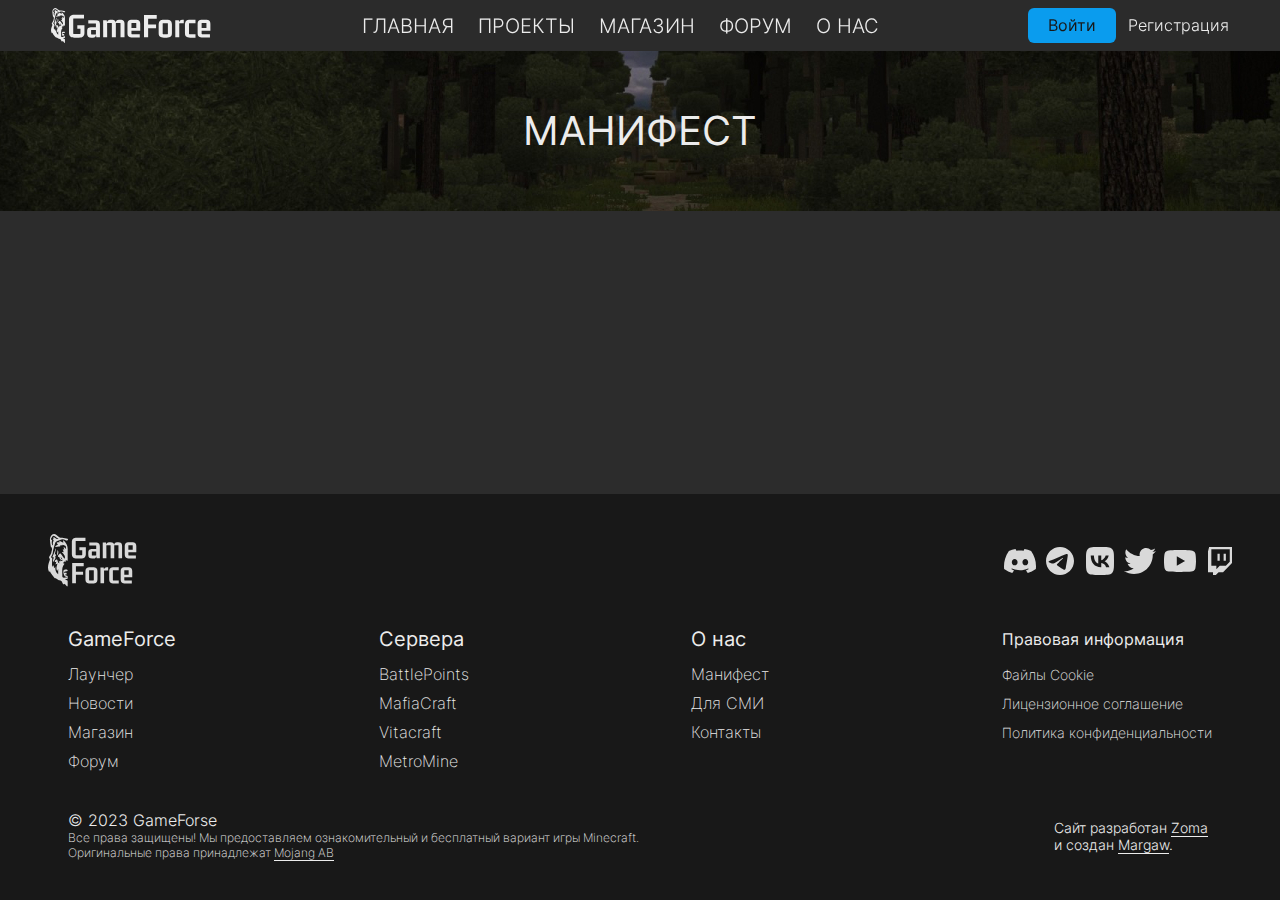
<file: mission.html>
<!DOCTYPE html>
<html lang="ru">
	<head>
		<title>BattlePoints | Манифест</title>
		<link rel="stylesheet" href="css/mission_style.css">
		<meta charset="UTF-8">
		<meta name="viewport" content="width=device-width, initial-scale=1.0">
	</head>
	<body>
		<div class="wrapper">
<div id="menu" class="menu">
	<div class="menu__cont">
		<div class="menu_burger">
			<picture>
				<source srcset="img/menu_burger.png">
				<img src="img/menu_burger.png" alt="">
			</picture>
		</div>
		<div class="menu__logo"><a href="index.html">
			<picture>
				<source srcset="img/menu__logo.svg">
				<img src="img/menu__logo.svg" alt="">
			</picture>
		</a></div>
			<!--<button class="menu__logo" id="menu__logo" oncontextmenu="location.href='press.html'; return false;" onclick="location.href='index.html';">
				<picture>
					<source srcset="img/menu__logo.svg">
					<img src="img/menu__logo.svg" alt="">
				</picture>
			</button>-->
		<div class="menu__navigation">
			<a href="index.html" class="menu__btn">Главная<div class="underline"></div></a>
			<a href="servers.html" class="menu__btn">Проекты<div class="underline"></div></a>
			<a href="#" class="menu__btn">Магазин<div class="underline"></div></a>
			<a href="#" class="menu__btn">Форум<div class="underline"></div></a>
			<a href="about.html" class="menu__btn">О нас<div class="underline"></div></a>
		</div>
		<form action="#form"><div class="authorization">
			<button class="menu__btn blue_btn">Войти</button>
			<button class="menu__signin">
				<picture>
					<source srcset="img/menu_profile.png">
					<img src="img/menu_profile.png" alt="">
				</picture>
			</button>
			<button class="menu__btn registration_btn">Регистрация<div class="underline"></div></button>
		</div></form>
	</div>
</div><div id="form" class="modal_wrapper">
	<div class="modal_content">
		<div class="modal">
			<form action="#menu"><button class="modal__close_btn"></button></form>
			<div class="modal__cont">
				<div class="modal__title _sign-up">
					Уже есть аккаунт?
					<button class="title__btn">Войти</button>
				</div>
				<div class="modal__title _log-in">
					Ещё нет аккаунта?
					<button class="title__btn">Зарегистрироваться</button>
				</div>
				<input type="text" class="modal__input" placeholder="Логин">
				<div class="input__label">Неверный логин или пароль!</div>
				<input type="text" class="modal__input" placeholder="Ник">
				<div class="input__label">Этот ник уже занят!</div>
				<input type="text" class="modal__input" placeholder="Почта">
				<div class="input__label">Неверный адрес!</div>
				<input type="password" class="modal__input" placeholder="Пароль">
				<form action="#" class="show_password">
					<div class="checkbox">
						Показать пароль
						<input type="checkbox" name="show_password">
					</div>
				</form>
				<button class="password_btn">Забыл пароль?</button>
				<input type="password" class="modal__input" placeholder="Подтверждение пароля">
				<div class="button__container_c"><form action=""><button class="modal__btn blue_btn">Регистрация</button></form></div>
				<div class="button__container_c"><form action=""><button class="modal__btn blue_btn">Войти</button></form></div>
			</div>
		</div>
	</div>
</div>			<div class="content">
				<div class="title">
					<div class="title__text">Манифест</div>
				</div>
			</div>
<div class="footer" id="footer">
	<div class="footer__cont">
		<div class="footer__1">
			<div class="footer__logo">
				<picture>
					<source srcset="img/footer__logo.svg">
					<img src="img/footer__logo.svg" alt="">
				</picture>
			</div>
			<div class="footer__social_links">
				<a href="https://discord.gg/azGhJPa8Nf" target="_blank" class="discord soc_btn"></a>
				<a href="https://t.me/battlepoints_gf" target="_blank" class="telegram soc_btn"></a>
				<a href="https://vk.com/battlepoints_gf" target="_blank" class="vkontakte soc_btn"></a>
				<a href="#" target="_blank" class="twitter soc_btn"></a>
				<a href="https://www.youtube.com/channel/UC3scna7gf1Q1LZPTHafkPBQ" target="_blank" class="youtube soc_btn"></a>
				<a href="#" target="_blank" class="twitch soc_btn"></a>
			</div>
		</div>
		<div class="footer__navigator">
			<div class="column">
				<a href="index.html"><div class="column__title">GameForce</div></a>
				<a href="download.html"><div class="column__btn">Лаунчер</div></a>
				<a href="#"><div class="column__btn">Новости</div></a>
				<a href="#"><div class="column__btn">Магазин</div></a>
				<a href="#"><div class="column__btn">Форум</div></a>
			</div>
			<div class="column">
				<a href="servers.html"><div class="column__title">Сервера</div></a>
				<a href="#"><div class="column__btn">BattlePoints</div></a>
				<a href="https://mafiacraft.ru/"><div class="column__btn">MafiaCraft</div></a>
				<a href="#"><div class="column__btn">Vitacraft</div></a>
				<a href="#"><div class="column__btn">MetroMine</div></a>
			</div>
			<div class="column">
				<a href="about.html"><div class="column__title">О нас</div></a>
				<a href="mission.html"><div class="column__btn">Манифест</div></a>
				<a href="press.html"><div class="column__btn">Для СМИ</div></a>
				<a href="contacts.html"><div class="column__btn">Контакты</div></a>
			</div>
			<div class="column">
				<a href="doc.html"><div class="column__title">Правовая информация</div></a>
				<a href="cookie.html"><div class="column__btn">Файлы Cookie</div></a>
				<a href="license.html"><div class="column__btn">Лицензионное соглашение</div></a>
				<a href="privacy.html"><div class="column__btn">Политика конфиденциальности</div></a>
			</div>
		</div>
		<div class="footer__text">
			<div class="footer__copyright"><h1>© 2023 GameForse</h1>Все права защищены! Мы предоставляем ознакомительный и бесплатный вариант игры Minecraft.<br>Оригинальные права принадлежат <a href="https://www.minecraft.net" target="_blank">Mojang AB</a></div>
			<div class="footer__authors">Сайт разработан <a href="https://linktr.ee/zomapro" target="_blank">Zoma</a> и создан <a href="https://t.me/weyufuk" target="_blank">Margaw</a>.</div>
		</div>
	</div>
</div>		</div>
		<script src="js/script.js"></script>
	</body>
</html>
</file>
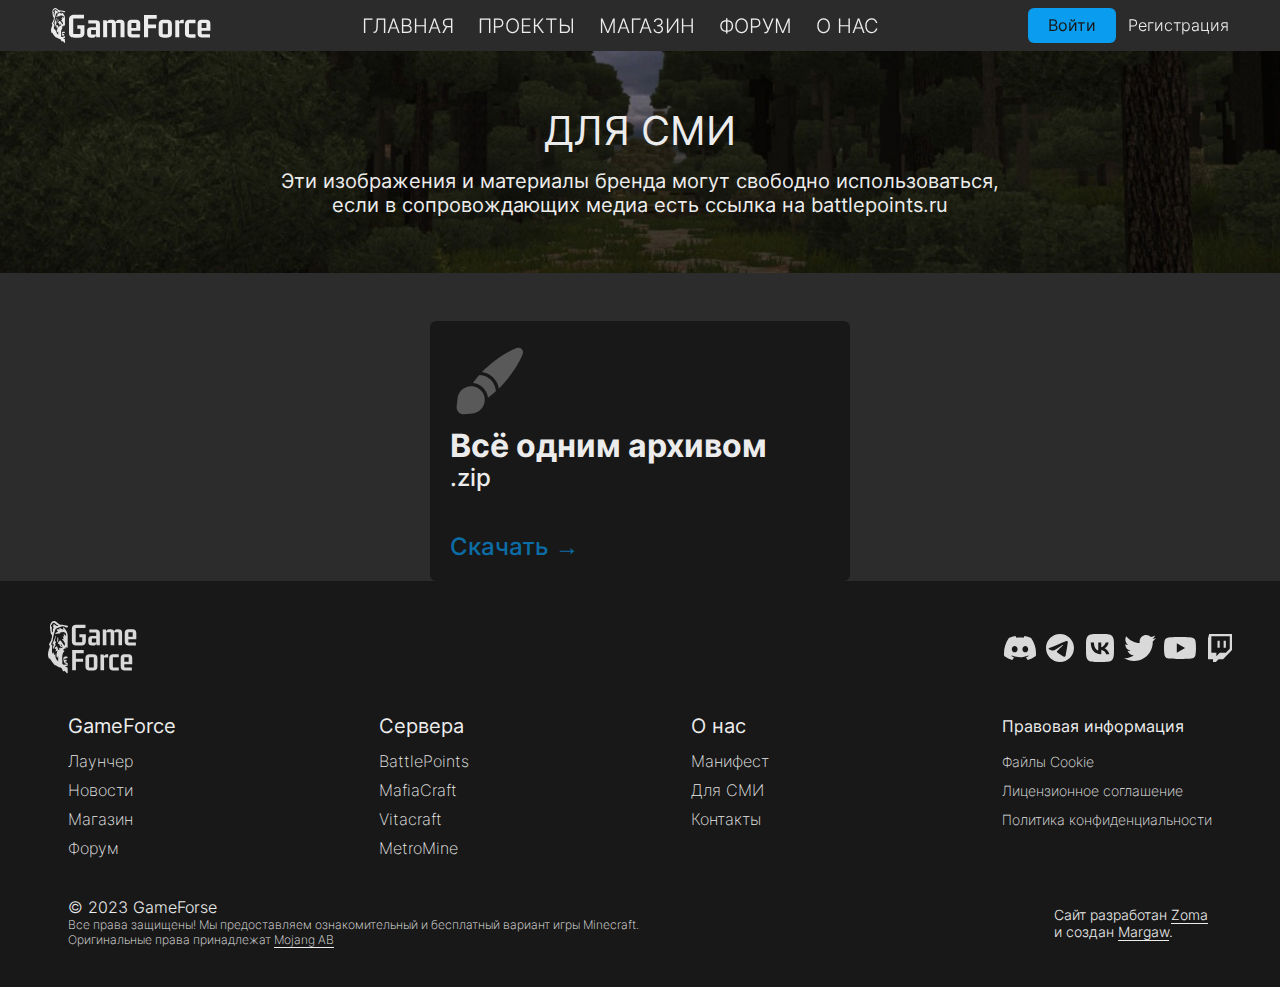
<file: press.html>
<!DOCTYPE html>
<html lang="ru">
	<head>
		<title>BattlePoints | Для СМИ</title>
		<link rel="stylesheet" href="css/press_style.css">
		<meta charset="UTF-8">
		<meta name="viewport" content="width=device-width, initial-scale=1.0">
	</head>
	<body>
		<div class="wrapper">
<div id="menu" class="menu">
	<div class="menu__cont">
		<div class="menu_burger">
			<picture>
				<source srcset="img/menu_burger.png">
				<img src="img/menu_burger.png" alt="">
			</picture>
		</div>
		<div class="menu__logo"><a href="index.html">
			<picture>
				<source srcset="img/menu__logo.svg">
				<img src="img/menu__logo.svg" alt="">
			</picture>
		</a></div>
			<!--<button class="menu__logo" id="menu__logo" oncontextmenu="location.href='press.html'; return false;" onclick="location.href='index.html';">
				<picture>
					<source srcset="img/menu__logo.svg">
					<img src="img/menu__logo.svg" alt="">
				</picture>
			</button>-->
		<div class="menu__navigation">
			<a href="index.html" class="menu__btn">Главная<div class="underline"></div></a>
			<a href="servers.html" class="menu__btn">Проекты<div class="underline"></div></a>
			<a href="#" class="menu__btn">Магазин<div class="underline"></div></a>
			<a href="#" class="menu__btn">Форум<div class="underline"></div></a>
			<a href="about.html" class="menu__btn">О нас<div class="underline"></div></a>
		</div>
		<form action="#form"><div class="authorization">
			<button class="menu__btn blue_btn">Войти</button>
			<button class="menu__signin">
				<picture>
					<source srcset="img/menu_profile.png">
					<img src="img/menu_profile.png" alt="">
				</picture>
			</button>
			<button class="menu__btn registration_btn">Регистрация<div class="underline"></div></button>
		</div></form>
	</div>
</div><div id="form" class="modal_wrapper">
	<div class="modal_content">
		<div class="modal">
			<form action="#menu"><button class="modal__close_btn"></button></form>
			<div class="modal__cont">
				<div class="modal__title _sign-up">
					Уже есть аккаунт?
					<button class="title__btn">Войти</button>
				</div>
				<div class="modal__title _log-in">
					Ещё нет аккаунта?
					<button class="title__btn">Зарегистрироваться</button>
				</div>
				<input type="text" class="modal__input" placeholder="Логин">
				<div class="input__label">Неверный логин или пароль!</div>
				<input type="text" class="modal__input" placeholder="Ник">
				<div class="input__label">Этот ник уже занят!</div>
				<input type="text" class="modal__input" placeholder="Почта">
				<div class="input__label">Неверный адрес!</div>
				<input type="password" class="modal__input" placeholder="Пароль">
				<form action="#" class="show_password">
					<div class="checkbox">
						Показать пароль
						<input type="checkbox" name="show_password">
					</div>
				</form>
				<button class="password_btn">Забыл пароль?</button>
				<input type="password" class="modal__input" placeholder="Подтверждение пароля">
				<div class="button__container_c"><form action=""><button class="modal__btn blue_btn">Регистрация</button></form></div>
				<div class="button__container_c"><form action=""><button class="modal__btn blue_btn">Войти</button></form></div>
			</div>
		</div>
	</div>
</div>			<div class="content">
				<div class="title">
					<div class="title__text">Для СМИ</div>
					<div class="subtitle">Эти изображения и материалы бренда могут свободно использоваться, если в сопровождающих медиа есть ссылка на battlepoints.ru</div>
				</div>
				<div class="documents">
					<a href="" class="documents__card documents__card_1">
						<div class="documents__img">
							<picture>
								<source srcset="img/documents2.svg">
								<img src="img/documents2.svg" alt="">
							</picture>
						</div>
						<div class="documents__title">Всё одним архивом<br><span>.zip</span></div>
						<div class="documents__link">Скачать →</div>
					</a>
				</div>
			</div>
<div class="footer" id="footer">
	<div class="footer__cont">
		<div class="footer__1">
			<div class="footer__logo">
				<picture>
					<source srcset="img/footer__logo.svg">
					<img src="img/footer__logo.svg" alt="">
				</picture>
			</div>
			<div class="footer__social_links">
				<a href="https://discord.gg/azGhJPa8Nf" target="_blank" class="discord soc_btn"></a>
				<a href="https://t.me/battlepoints_gf" target="_blank" class="telegram soc_btn"></a>
				<a href="https://vk.com/battlepoints_gf" target="_blank" class="vkontakte soc_btn"></a>
				<a href="#" target="_blank" class="twitter soc_btn"></a>
				<a href="https://www.youtube.com/channel/UC3scna7gf1Q1LZPTHafkPBQ" target="_blank" class="youtube soc_btn"></a>
				<a href="#" target="_blank" class="twitch soc_btn"></a>
			</div>
		</div>
		<div class="footer__navigator">
			<div class="column">
				<a href="index.html"><div class="column__title">GameForce</div></a>
				<a href="download.html"><div class="column__btn">Лаунчер</div></a>
				<a href="#"><div class="column__btn">Новости</div></a>
				<a href="#"><div class="column__btn">Магазин</div></a>
				<a href="#"><div class="column__btn">Форум</div></a>
			</div>
			<div class="column">
				<a href="servers.html"><div class="column__title">Сервера</div></a>
				<a href="#"><div class="column__btn">BattlePoints</div></a>
				<a href="https://mafiacraft.ru/"><div class="column__btn">MafiaCraft</div></a>
				<a href="#"><div class="column__btn">Vitacraft</div></a>
				<a href="#"><div class="column__btn">MetroMine</div></a>
			</div>
			<div class="column">
				<a href="about.html"><div class="column__title">О нас</div></a>
				<a href="mission.html"><div class="column__btn">Манифест</div></a>
				<a href="press.html"><div class="column__btn">Для СМИ</div></a>
				<a href="contacts.html"><div class="column__btn">Контакты</div></a>
			</div>
			<div class="column">
				<a href="doc.html"><div class="column__title">Правовая информация</div></a>
				<a href="cookie.html"><div class="column__btn">Файлы Cookie</div></a>
				<a href="license.html"><div class="column__btn">Лицензионное соглашение</div></a>
				<a href="privacy.html"><div class="column__btn">Политика конфиденциальности</div></a>
			</div>
		</div>
		<div class="footer__text">
			<div class="footer__copyright"><h1>© 2023 GameForse</h1>Все права защищены! Мы предоставляем ознакомительный и бесплатный вариант игры Minecraft.<br>Оригинальные права принадлежат <a href="https://www.minecraft.net" target="_blank">Mojang AB</a></div>
			<div class="footer__authors">Сайт разработан <a href="https://linktr.ee/zomapro" target="_blank">Zoma</a> и создан <a href="https://t.me/weyufuk" target="_blank">Margaw</a>.</div>
		</div>
	</div>
</div>		</div>
		<script src="js/script.js"></script>
	</body>
</html>
</file>
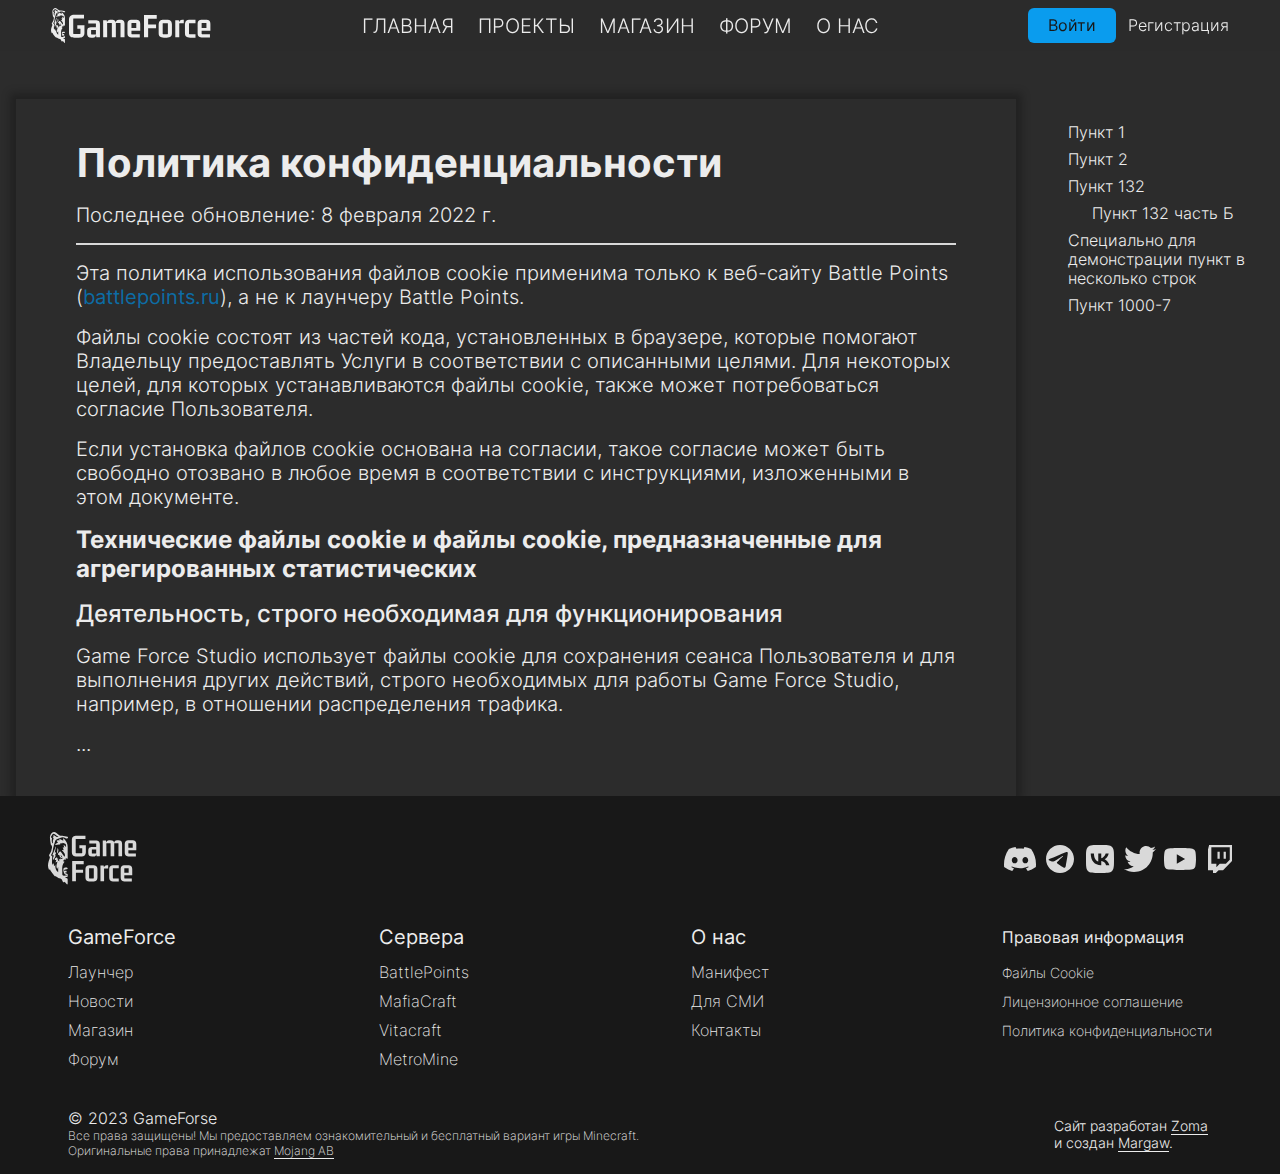
<file: privacy.html>
<!DOCTYPE html>
<html lang="ru">
	<head>
		<title>BattlePoints | Политика конфиденциальности</title>
		<link rel="stylesheet" href="css/privacy_style.css">
		<meta charset="UTF-8">
		<meta name="viewport" content="width=device-width, initial-scale=1.0">
	</head>
	<body>
		<div class="wrapper">
<div id="menu" class="menu">
	<div class="menu__cont">
		<div class="menu_burger">
			<picture>
				<source srcset="img/menu_burger.png">
				<img src="img/menu_burger.png" alt="">
			</picture>
		</div>
		<div class="menu__logo"><a href="index.html">
			<picture>
				<source srcset="img/menu__logo.svg">
				<img src="img/menu__logo.svg" alt="">
			</picture>
		</a></div>
			<!--<button class="menu__logo" id="menu__logo" oncontextmenu="location.href='press.html'; return false;" onclick="location.href='index.html';">
				<picture>
					<source srcset="img/menu__logo.svg">
					<img src="img/menu__logo.svg" alt="">
				</picture>
			</button>-->
		<div class="menu__navigation">
			<a href="index.html" class="menu__btn">Главная<div class="underline"></div></a>
			<a href="servers.html" class="menu__btn">Проекты<div class="underline"></div></a>
			<a href="#" class="menu__btn">Магазин<div class="underline"></div></a>
			<a href="#" class="menu__btn">Форум<div class="underline"></div></a>
			<a href="about.html" class="menu__btn">О нас<div class="underline"></div></a>
		</div>
		<form action="#form"><div class="authorization">
			<button class="menu__btn blue_btn">Войти</button>
			<button class="menu__signin">
				<picture>
					<source srcset="img/menu_profile.png">
					<img src="img/menu_profile.png" alt="">
				</picture>
			</button>
			<button class="menu__btn registration_btn">Регистрация<div class="underline"></div></button>
		</div></form>
	</div>
</div><div id="form" class="modal_wrapper">
	<div class="modal_content">
		<div class="modal">
			<form action="#menu"><button class="modal__close_btn"></button></form>
			<div class="modal__cont">
				<div class="modal__title _sign-up">
					Уже есть аккаунт?
					<button class="title__btn">Войти</button>
				</div>
				<div class="modal__title _log-in">
					Ещё нет аккаунта?
					<button class="title__btn">Зарегистрироваться</button>
				</div>
				<input type="text" class="modal__input" placeholder="Логин">
				<div class="input__label">Неверный логин или пароль!</div>
				<input type="text" class="modal__input" placeholder="Ник">
				<div class="input__label">Этот ник уже занят!</div>
				<input type="text" class="modal__input" placeholder="Почта">
				<div class="input__label">Неверный адрес!</div>
				<input type="password" class="modal__input" placeholder="Пароль">
				<form action="#" class="show_password">
					<div class="checkbox">
						Показать пароль
						<input type="checkbox" name="show_password">
					</div>
				</form>
				<button class="password_btn">Забыл пароль?</button>
				<input type="password" class="modal__input" placeholder="Подтверждение пароля">
				<div class="button__container_c"><form action=""><button class="modal__btn blue_btn">Регистрация</button></form></div>
				<div class="button__container_c"><form action=""><button class="modal__btn blue_btn">Войти</button></form></div>
			</div>
		</div>
	</div>
</div>			<div class="content">
				<div class="document">
					<div class="document__sheet">
						<div class="sheet__title">Политика конфиденциальности</div>
						<div class="sheet__text">Последнее обновление: 8 февраля 2022 г.</div>
						<div class="sheet__line"></div>
						<div class="sheet__text">Эта политика использования файлов cookie применима только к веб-сайту Battle Points <span>(<a href="index.html">battlepoints.ru</a>)</span>, а не к лаунчеру Battle Points.</div>
						<div class="sheet__text">Файлы cookie состоят из частей кода, установленных в браузере, которые помогают Владельцу предоставлять Услуги в соответствии с описанными целями. Для некоторых целей, для которых устанавливаются файлы cookie, также может потребоваться согласие Пользователя.</div>
						<div class="sheet__text">Если установка файлов cookie основана на согласии, такое согласие может быть свободно отозвано в любое время в соответствии с инструкциями, изложенными в этом документе.</div>
						<div class="sheet__subtitle_1">Технические файлы cookie и файлы cookie, предназначенные для агрегированных статистических</div>
						<div class="sheet__subtitle_2">Деятельность, строго необходимая для функционирования</div>
						<div class="sheet__text">Game Force Studio использует файлы cookie для сохранения сеанса Пользователя и для выполнения других действий, строго необходимых для работы Game Force Studio, например, в отношении распределения трафика.</div>
						<div class="sheet__text">...</div>
					</div>
					<div class="document__menu">
						<div class="menu__point">Пункт 1</div>
						<div class="menu__point">Пункт 2</div>
						<div class="menu__point">Пункт 132</div>
							<div class="menu__subpoint">Пункт 132 часть Б</div>
						<div class="menu__point">Специально для демонстрации пункт в несколько строк</div>
						<div class="menu__point">Пункт 1000-7</div>
					</div>
				</div>
			</div>
<div class="footer" id="footer">
	<div class="footer__cont">
		<div class="footer__1">
			<div class="footer__logo">
				<picture>
					<source srcset="img/footer__logo.svg">
					<img src="img/footer__logo.svg" alt="">
				</picture>
			</div>
			<div class="footer__social_links">
				<a href="https://discord.gg/azGhJPa8Nf" target="_blank" class="discord soc_btn"></a>
				<a href="https://t.me/battlepoints_gf" target="_blank" class="telegram soc_btn"></a>
				<a href="https://vk.com/battlepoints_gf" target="_blank" class="vkontakte soc_btn"></a>
				<a href="#" target="_blank" class="twitter soc_btn"></a>
				<a href="https://www.youtube.com/channel/UC3scna7gf1Q1LZPTHafkPBQ" target="_blank" class="youtube soc_btn"></a>
				<a href="#" target="_blank" class="twitch soc_btn"></a>
			</div>
		</div>
		<div class="footer__navigator">
			<div class="column">
				<a href="index.html"><div class="column__title">GameForce</div></a>
				<a href="download.html"><div class="column__btn">Лаунчер</div></a>
				<a href="#"><div class="column__btn">Новости</div></a>
				<a href="#"><div class="column__btn">Магазин</div></a>
				<a href="#"><div class="column__btn">Форум</div></a>
			</div>
			<div class="column">
				<a href="servers.html"><div class="column__title">Сервера</div></a>
				<a href="#"><div class="column__btn">BattlePoints</div></a>
				<a href="https://mafiacraft.ru/"><div class="column__btn">MafiaCraft</div></a>
				<a href="#"><div class="column__btn">Vitacraft</div></a>
				<a href="#"><div class="column__btn">MetroMine</div></a>
			</div>
			<div class="column">
				<a href="about.html"><div class="column__title">О нас</div></a>
				<a href="mission.html"><div class="column__btn">Манифест</div></a>
				<a href="press.html"><div class="column__btn">Для СМИ</div></a>
				<a href="contacts.html"><div class="column__btn">Контакты</div></a>
			</div>
			<div class="column">
				<a href="doc.html"><div class="column__title">Правовая информация</div></a>
				<a href="cookie.html"><div class="column__btn">Файлы Cookie</div></a>
				<a href="license.html"><div class="column__btn">Лицензионное соглашение</div></a>
				<a href="privacy.html"><div class="column__btn">Политика конфиденциальности</div></a>
			</div>
		</div>
		<div class="footer__text">
			<div class="footer__copyright"><h1>© 2023 GameForse</h1>Все права защищены! Мы предоставляем ознакомительный и бесплатный вариант игры Minecraft.<br>Оригинальные права принадлежат <a href="https://www.minecraft.net" target="_blank">Mojang AB</a></div>
			<div class="footer__authors">Сайт разработан <a href="https://linktr.ee/zomapro" target="_blank">Zoma</a> и создан <a href="https://t.me/weyufuk" target="_blank">Margaw</a>.</div>
		</div>
	</div>
</div>		</div>
		<script src="js/script.js"></script>
	</body>
</html>
</file>
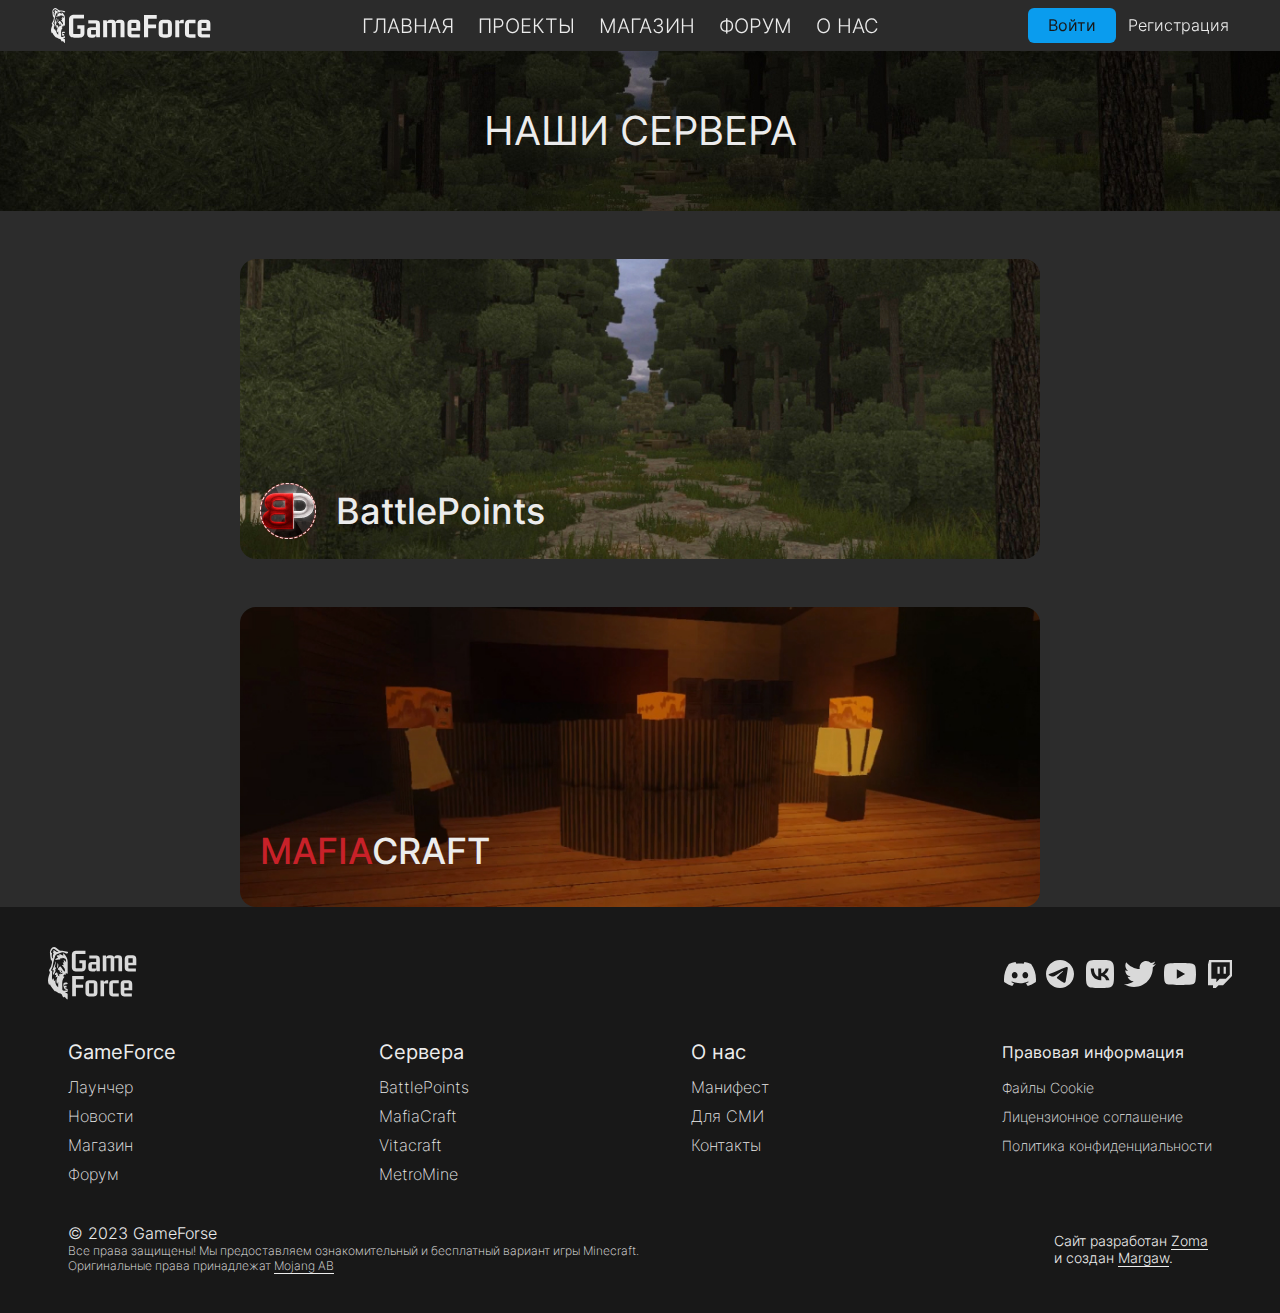
<file: servers.html>
<!DOCTYPE html>
<html lang="ru">
	<head>
		<title>BattlePoints | Сервера</title>
		<link rel="stylesheet" href="css/servers_style.css">
		<meta charset="UTF-8">
		<meta name="viewport" content="width=device-width, initial-scale=1.0">
	</head>
	<body>
		<div class="wrapper">
<div id="menu" class="menu">
	<div class="menu__cont">
		<div class="menu_burger">
			<picture>
				<source srcset="img/menu_burger.png">
				<img src="img/menu_burger.png" alt="">
			</picture>
		</div>
		<div class="menu__logo"><a href="index.html">
			<picture>
				<source srcset="img/menu__logo.svg">
				<img src="img/menu__logo.svg" alt="">
			</picture>
		</a></div>
			<!--<button class="menu__logo" id="menu__logo" oncontextmenu="location.href='press.html'; return false;" onclick="location.href='index.html';">
				<picture>
					<source srcset="img/menu__logo.svg">
					<img src="img/menu__logo.svg" alt="">
				</picture>
			</button>-->
		<div class="menu__navigation">
			<a href="index.html" class="menu__btn">Главная<div class="underline"></div></a>
			<a href="servers.html" class="menu__btn">Проекты<div class="underline"></div></a>
			<a href="#" class="menu__btn">Магазин<div class="underline"></div></a>
			<a href="#" class="menu__btn">Форум<div class="underline"></div></a>
			<a href="about.html" class="menu__btn">О нас<div class="underline"></div></a>
		</div>
		<form action="#form"><div class="authorization">
			<button class="menu__btn blue_btn">Войти</button>
			<button class="menu__signin">
				<picture>
					<source srcset="img/menu_profile.png">
					<img src="img/menu_profile.png" alt="">
				</picture>
			</button>
			<button class="menu__btn registration_btn">Регистрация<div class="underline"></div></button>
		</div></form>
	</div>
</div><div id="form" class="modal_wrapper">
	<div class="modal_content">
		<div class="modal">
			<form action="#menu"><button class="modal__close_btn"></button></form>
			<div class="modal__cont">
				<div class="modal__title _sign-up">
					Уже есть аккаунт?
					<button class="title__btn">Войти</button>
				</div>
				<div class="modal__title _log-in">
					Ещё нет аккаунта?
					<button class="title__btn">Зарегистрироваться</button>
				</div>
				<input type="text" class="modal__input" placeholder="Логин">
				<div class="input__label">Неверный логин или пароль!</div>
				<input type="text" class="modal__input" placeholder="Ник">
				<div class="input__label">Этот ник уже занят!</div>
				<input type="text" class="modal__input" placeholder="Почта">
				<div class="input__label">Неверный адрес!</div>
				<input type="password" class="modal__input" placeholder="Пароль">
				<form action="#" class="show_password">
					<div class="checkbox">
						Показать пароль
						<input type="checkbox" name="show_password">
					</div>
				</form>
				<button class="password_btn">Забыл пароль?</button>
				<input type="password" class="modal__input" placeholder="Подтверждение пароля">
				<div class="button__container_c"><form action=""><button class="modal__btn blue_btn">Регистрация</button></form></div>
				<div class="button__container_c"><form action=""><button class="modal__btn blue_btn">Войти</button></form></div>
			</div>
		</div>
	</div>
</div>			<div class="content">
				<div class="title">
					<div class="title__text">Наши сервера</div>
				</div>
				<div class="servers">
					<a href="index.html" class="battlepoints servers__btn">
						<div class="battlepoints__img">
							<picture>
								<source srcset="img/battlepoints.png">
								<img src="img/battlepoints.png" alt="">
							</picture>
						</div>
						<div class="battlepoints__text">BattlePoints</div>
					</a>
					<a href="https://mafiacraft.ru/" class="mafiacraft servers__btn">
						<div class="mafiacraft__text"><span class="mafiacraft__text_red">MAFIA</span>CRAFT</div>
					</a>
				</div>
			</div>
<div class="footer" id="footer">
	<div class="footer__cont">
		<div class="footer__1">
			<div class="footer__logo">
				<picture>
					<source srcset="img/footer__logo.svg">
					<img src="img/footer__logo.svg" alt="">
				</picture>
			</div>
			<div class="footer__social_links">
				<a href="https://discord.gg/azGhJPa8Nf" target="_blank" class="discord soc_btn"></a>
				<a href="https://t.me/battlepoints_gf" target="_blank" class="telegram soc_btn"></a>
				<a href="https://vk.com/battlepoints_gf" target="_blank" class="vkontakte soc_btn"></a>
				<a href="#" target="_blank" class="twitter soc_btn"></a>
				<a href="https://www.youtube.com/channel/UC3scna7gf1Q1LZPTHafkPBQ" target="_blank" class="youtube soc_btn"></a>
				<a href="#" target="_blank" class="twitch soc_btn"></a>
			</div>
		</div>
		<div class="footer__navigator">
			<div class="column">
				<a href="index.html"><div class="column__title">GameForce</div></a>
				<a href="download.html"><div class="column__btn">Лаунчер</div></a>
				<a href="#"><div class="column__btn">Новости</div></a>
				<a href="#"><div class="column__btn">Магазин</div></a>
				<a href="#"><div class="column__btn">Форум</div></a>
			</div>
			<div class="column">
				<a href="servers.html"><div class="column__title">Сервера</div></a>
				<a href="#"><div class="column__btn">BattlePoints</div></a>
				<a href="https://mafiacraft.ru/"><div class="column__btn">MafiaCraft</div></a>
				<a href="#"><div class="column__btn">Vitacraft</div></a>
				<a href="#"><div class="column__btn">MetroMine</div></a>
			</div>
			<div class="column">
				<a href="about.html"><div class="column__title">О нас</div></a>
				<a href="mission.html"><div class="column__btn">Манифест</div></a>
				<a href="press.html"><div class="column__btn">Для СМИ</div></a>
				<a href="contacts.html"><div class="column__btn">Контакты</div></a>
			</div>
			<div class="column">
				<a href="doc.html"><div class="column__title">Правовая информация</div></a>
				<a href="cookie.html"><div class="column__btn">Файлы Cookie</div></a>
				<a href="license.html"><div class="column__btn">Лицензионное соглашение</div></a>
				<a href="privacy.html"><div class="column__btn">Политика конфиденциальности</div></a>
			</div>
		</div>
		<div class="footer__text">
			<div class="footer__copyright"><h1>© 2023 GameForse</h1>Все права защищены! Мы предоставляем ознакомительный и бесплатный вариант игры Minecraft.<br>Оригинальные права принадлежат <a href="https://www.minecraft.net" target="_blank">Mojang AB</a></div>
			<div class="footer__authors">Сайт разработан <a href="https://linktr.ee/zomapro" target="_blank">Zoma</a> и создан <a href="https://t.me/weyufuk" target="_blank">Margaw</a>.</div>
		</div>
	</div>
</div>		</div>
		<script src="js/script.js"></script>
	</body>
</html>
</file>
<file: css/home_style.css>
@charset "UTF-8";
/*Обнуление*/
* {
  padding: 0;
  margin: 0;
  border: 0;
}

*, *:before, *:after {
  -webkit-box-sizing: border-box;
  box-sizing: border-box;
}

:focus, :active {
  outline: none;
}

a:focus, a:active {
  outline: none;
}

nav, footer, header, aside {
  display: block;
}

html, body {
  height: 100%;
  width: 100%;
  font-size: 100%;
  line-height: 1;
  font-size: 14px;
  -ms-text-size-adjust: 100%;
  -moz-text-size-adjust: 100%;
  -webkit-text-size-adjust: 100%;
  -webkit-tap-highlight-color: transparent;
}

form {
  font-size: 0;
}

input, textarea, button, select, a {
  font-family: inherit;
  font-size: inherit;
  color: inherit;
  background-color: transparent;
}

input::-ms-clear {
  display: none;
}

button {
  cursor: pointer;
}

button::-moz-focus-inner {
  padding: 0;
  border: 0;
}

a, a:visited {
  text-decoration: none;
}

a:hover {
  text-decoration: none;
}

ul li {
  list-style: none;
}

img {
  vertical-align: top;
}

h1, h2, h3, h4, h5, h6 {
  font-size: inherit;
  font-weight: inherit;
}

/*--------------------*/
body {
  height: 100%;
  font-family: "Inter", sans-serif;
  color: #ececec;
  background: #2C2C2C;
  overflow: overlay;
}

::-webkit-scrollbar {
  width: 8px;
}

::-webkit-scrollbar-track,
::-webkit-scrollbar-corner {
  background-color: rgba(30, 30, 30, 0);
}

::-webkit-scrollbar-thumb,
::-webkit-resizer {
  border-radius: 2px;
  background-color: rgba(236, 236, 236, 0.5);
}

::-webkit-scrollbar-thumb:hover {
  background-color: rgba(182, 182, 182, 0.5);
}

.wrapper {
  min-height: 100vh;
  display: -webkit-box;
  display: -ms-flexbox;
  display: flex;
  -webkit-box-orient: vertical;
  -webkit-box-direction: normal;
      -ms-flex-direction: column;
          flex-direction: column;
  overflow: hidden;
  position: relative;
}

.content {
  -webkit-box-flex: 1;
      -ms-flex: 1 1 auto;
          flex: 1 1 auto;
}

/*cyrillic*/
@font-face {
  font-family: "Inter";
  font-style: normal;
  font-weight: 200;
  font-display: swap;
  src: local("Inter"), url("../fonts/Inter-cyrillic.woff2") format("woff2"), url("../fonts/Inter-cyrillic.woff") format("woff");
  unicode-range: U+0301, U+0400-045F, U+0490-0491, U+04B0-04B1, U+2116;
}
@font-face {
  font-family: "Inter";
  font-style: normal;
  font-weight: 700;
  src: local("Inter"), url("../fonts/Inter-cyrillic.woff2") format("woff2"), url("../fonts/Inter-cyrillic.woff") format("woff");
  unicode-range: U+0301, U+0400-045F, U+0490-0491, U+04B0-04B1, U+2116;
}
@font-face {
  font-family: "Inter";
  font-style: normal;
  font-weight: 500;
  font-display: swap;
  src: local("Inter"), url("../fonts/Inter-cyrillic.woff2") format("woff2"), url("../fonts/Inter-cyrillic.woff") format("woff");
  unicode-range: U+0301, U+0400-045F, U+0490-0491, U+04B0-04B1, U+2116;
}
@font-face {
  font-family: "Inter";
  font-style: normal;
  font-weight: 600;
  font-display: swap;
  src: local("Inter"), url("../fonts/Inter-cyrillic.woff2") format("woff2"), url("../fonts/Inter-cyrillic.woff") format("woff");
  unicode-range: U+0301, U+0400-045F, U+0490-0491, U+04B0-04B1, U+2116;
}
@font-face {
  font-family: "Inter";
  font-style: normal;
  font-weight: 400;
  font-display: swap;
  src: local("Inter"), url("../fonts/Inter-cyrillic.woff2") format("woff2"), url("../fonts/Inter-cyrillic.woff") format("woff");
  unicode-range: U+0301, U+0400-045F, U+0490-0491, U+04B0-04B1, U+2116;
}
@font-face {
  font-family: "Inter";
  font-style: normal;
  font-weight: 100;
  font-display: swap;
  src: local("Inter"), url("../fonts/Inter-cyrillic.woff2") format("woff2"), url("../fonts/Inter-cyrillic.woff") format("woff");
  unicode-range: U+0301, U+0400-045F, U+0490-0491, U+04B0-04B1, U+2116;
}
@font-face {
  font-family: "Inter";
  font-style: normal;
  font-weight: 300;
  font-display: swap;
  src: local("Inter"), url("../fonts/Inter-cyrillic.woff2") format("woff2"), url("../fonts/Inter-cyrillic.woff") format("woff");
  unicode-range: U+0301, U+0400-045F, U+0490-0491, U+04B0-04B1, U+2116;
}
/*latin*/
/*@font-face{
	font-family: 'Gemunu Libre';
	font-style: normal;
	font-weight: 600;
	font-display: swap;
	src: local('Inter'),
		url('../fonts/GemunuLibre-SemiBold.woff2') format('woff2'),
		url('../fonts/GemunuLibre-SemiBold.woff') format('woff');
	unicode-range: U+0000-00FF, U+0131, U+0152-0153, U+02BB-02BC, U+02C6, U+02DA, U+02DC, U+0304, U+0308, U+0329, U+2000-206F, U+2074, U+20AC, U+2122, U+2191, U+2193, U+2212, U+2215, U+FEFF, U+FFFD;
}*/
@font-face {
  font-family: "Inter";
  font-style: normal;
  font-weight: 200;
  font-display: swap;
  src: local("Inter"), url("../fonts/Inter-latin.woff2") format("woff2"), url("../fonts/Inter-latin.woff") format("woff");
  unicode-range: U+0000-00FF, U+0131, U+0152-0153, U+02BB-02BC, U+02C6, U+02DA, U+02DC, U+2000-206F, U+2074, U+20AC, U+2122, U+2191, U+2193, U+2212, U+2215, U+FEFF, U+FFFD;
}
@font-face {
  font-family: "Inter";
  font-style: normal;
  font-weight: 500;
  font-display: swap;
  src: local("Inter"), url("../fonts/Inter-latin.woff2") format("woff2"), url("../fonts/Inter-latin.woff") format("woff");
  unicode-range: U+0000-00FF, U+0131, U+0152-0153, U+02BB-02BC, U+02C6, U+02DA, U+02DC, U+2000-206F, U+2074, U+20AC, U+2122, U+2191, U+2193, U+2212, U+2215, U+FEFF, U+FFFD;
}
@font-face {
  font-family: "Inter";
  font-style: normal;
  font-weight: 700;
  src: local("Inter"), url("../fonts/Inter-latin.woff2") format("woff2"), url("../fonts/Inter-latin.woff") format("woff");
  unicode-range: U+0000-00FF, U+0131, U+0152-0153, U+02BB-02BC, U+02C6, U+02DA, U+02DC, U+2000-206F, U+2074, U+20AC, U+2122, U+2191, U+2193, U+2212, U+2215, U+FEFF, U+FFFD;
}
@font-face {
  font-family: "Inter";
  font-style: normal;
  font-weight: 600;
  font-display: swap;
  src: local("Inter"), url("../fonts/Inter-latin.woff2") format("woff2"), url("../fonts/Inter-latin.woff") format("woff");
  unicode-range: U+0000-00FF, U+0131, U+0152-0153, U+02BB-02BC, U+02C6, U+02DA, U+02DC, U+2000-206F, U+2074, U+20AC, U+2122, U+2191, U+2193, U+2212, U+2215, U+FEFF, U+FFFD;
}
@font-face {
  font-family: "Inter";
  font-style: normal;
  font-weight: 400;
  font-display: swap;
  src: local("Inter"), url("../fonts/Inter-latin.woff2") format("woff2"), url("../fonts/Inter-latin.woff") format("woff");
  unicode-range: U+0000-00FF, U+0131, U+0152-0153, U+02BB-02BC, U+02C6, U+02DA, U+02DC, U+2000-206F, U+2074, U+20AC, U+2122, U+2191, U+2193, U+2212, U+2215, U+FEFF, U+FFFD;
}
@font-face {
  font-family: "Inter";
  font-style: normal;
  font-weight: 100;
  font-display: swap;
  src: local("Inter"), url("../fonts/Inter-latin.woff2") format("woff2"), url("../fonts/Inter-latin.woff") format("woff");
  unicode-range: U+0000-00FF, U+0131, U+0152-0153, U+02BB-02BC, U+02C6, U+02DA, U+02DC, U+2000-206F, U+2074, U+20AC, U+2122, U+2191, U+2193, U+2212, U+2215, U+FEFF, U+FFFD;
}
@font-face {
  font-family: "Inter";
  font-style: normal;
  font-weight: 300;
  font-display: swap;
  src: local("Inter"), url("../fonts/Inter-latin.woff2") format("woff2"), url("../fonts/Inter-latin.woff") format("woff");
  unicode-range: U+0000-00FF, U+0131, U+0152-0153, U+02BB-02BC, U+02C6, U+02DA, U+02DC, U+2000-206F, U+2074, U+20AC, U+2122, U+2191, U+2193, U+2212, U+2215, U+FEFF, U+FFFD;
}
.blue_btn {
  background: #0A9CEE;
  border-radius: 6px;
  color: #181818;
  -webkit-transition: 0.05s;
  transition: 0.05s;
}

.blue_btn:hover {
  background: #0c6da6;
}

.blue_btn:active {
  background: #181818;
  color: #ececec;
}

.title {
  padding: 56px 10px;
  margin: 0 auto;
  max-width: 100vw;
  min-height: 160px;
  background-repeat: no-repeat;
  background-size: cover;
  background-position: center;
  text-align: center;
}

.title__text {
  white-space: nowrap;
  font-weight: 400;
  font-size: 40px;
  line-height: 48px;
  text-transform: uppercase;
}

.subtitle {
  max-width: 725px;
  margin: 14px auto 0;
  font-weight: 400;
  font-size: 20px;
  line-height: 24px;
}

.button__container_c {
  text-align: center;
}

.menu {
  padding: 8px 4%;
  background: rgba(44, 44, 44, 0.8);
  -webkit-backdrop-filter: blur(2px);
          backdrop-filter: blur(2px);
  /*position: fixed;*/
  width: 100vw;
}

.menu__cont {
  max-width: 1312px;
  margin: 0 auto;
  display: -webkit-box;
  display: -ms-flexbox;
  display: flex;
  -webkit-box-align: center;
      -ms-flex-align: center;
          align-items: center;
}
@media (min-width: 957px) {
  .menu__cont {
    gap: 65px;
  }
}

.menu__logo {
  width: 161px;
}
.menu__logo img {
  width: 100%;
}
@media (max-width: 956px) {
  .menu__logo {
    margin: 0 auto 0;
  }
}

/*.menu__logo{
	margin: 0 auto 0 0;
	width: 161px;
	height: 40px;
	display: flex;
	align-items: center;
	justify-content: center;
	border-radius: 6px;
	transition: all 0.17s ease-in-out;
	img{
		width: 100%;
		height: 100%;
		transition: all 0.17s ease-in-out;
	}
	@media(max-width: 645px){
		margin: 0 auto;
	}
}
.menu__logo:hover{
	background: rgba(200, 33, 41, 0.5);
	img{
		width: 80%;
		height: 80%;
	}
}*/
.menu__navigation {
  display: -webkit-box;
  display: -ms-flexbox;
  display: flex;
  gap: 24px;
  margin: 0 auto;
}
.menu__navigation .menu__btn {
  text-transform: uppercase;
}
@media (max-width: 956px) {
  .menu__navigation {
    display: none;
  }
}

.menu_burger {
  width: 40px;
  height: 40px;
}
.menu_burger img {
  width: 100%;
  height: 100%;
}
@media (min-width: 957px) {
  .menu_burger {
    display: none;
  }
}

.authorization {
  display: -webkit-box;
  display: -ms-flexbox;
  display: flex;
  gap: 12px;
}
.authorization .blue_btn {
  padding: 8px 20px;
  font-weight: 400;
  font-size: 16px;
  line-height: 19px;
}
@media (max-width: 1016px) {
  .authorization .blue_btn {
    display: none;
  }
}
.authorization .menu__signin {
  width: 32px;
  height: 32px;
}
.authorization .menu__signin img {
  width: 100%;
  height: 100%;
}
@media (min-width: 1017px) {
  .authorization .menu__signin {
    display: none;
  }
}
.authorization .registration_btn {
  font-weight: 300;
  font-size: 16px;
  line-height: 19px;
}
@media (max-width: 1137px) {
  .authorization .registration_btn {
    display: none;
  }
}
.authorization .menu__btn:hover .underline {
  height: 2px;
  margin-bottom: -2px;
  border-radius: 0px 0px 1px 1px;
}

.menu__btn {
  white-space: nowrap;
  font-weight: 300;
  font-size: 20px;
  line-height: 24px;
}

.underline {
  width: 16px;
  height: 3px;
  margin: 0 auto;
  border-radius: 0px 0px 2px 2px;
  margin-bottom: -3px;
  background: transparent;
  -webkit-transition: all 0.2s ease-in-out;
  transition: all 0.2s ease-in-out;
}

.menu__btn:hover .underline {
  -webkit-transform: translate(-4px, 0);
          transform: translate(-4px, 0);
  width: 110%;
  background: #D9D9D9;
}

.footer {
  background-color: #181818;
  padding: 40px 10px;
}

.footer__cont {
  max-width: 1184px;
  margin: 0 auto;
}

.footer__1 {
  display: -webkit-box;
  display: -ms-flexbox;
  display: flex;
  -webkit-box-pack: justify;
      -ms-flex-pack: justify;
          justify-content: space-between;
  -webkit-box-align: center;
      -ms-flex-align: center;
          align-items: center;
}

.footer__logo {
  display: inline-block;
}

.footer__social_links {
  display: -webkit-inline-box;
  display: -ms-inline-flexbox;
  display: inline-flex;
  margin: 0 0 0 10px;
  -webkit-box-align: center;
      -ms-flex-align: center;
          align-items: center;
}

@media (max-width: 956px) {
  .footer__1 {
    margin: 0 10px;
    -webkit-box-orient: vertical;
    -webkit-box-direction: normal;
        -ms-flex-direction: column;
            flex-direction: column;
    -webkit-box-align: center;
        -ms-flex-align: center;
            align-items: center;
  }
  .footer__social_links {
    margin: 24px 0 0;
  }
}
.soc_btn {
  background-size: 100%;
  background-repeat: no-repeat;
  background-position: center;
  -webkit-transition: 0.12s;
  transition: 0.12s;
}

@media (max-width: 956px) {
  .soc_btn {
    background-size: 85%;
  }
}
.discord {
  width: 32px;
  height: 24px;
  background-image: url("data:image/svg+xml,%3Csvg width='32' height='24' viewBox='0 0 32 24' fill='none' xmlns='http://www.w3.org/2000/svg'%3E%3Cpath d='M27.107 2.00999C25.0356 1.071 22.8208 0.388577 20.5052 0C20.2208 0.498142 19.8886 1.16815 19.6595 1.70115C17.198 1.34249 14.7591 1.34249 12.3429 1.70115C12.1139 1.16815 11.7741 0.498142 11.4871 0C9.16908 0.388577 6.95167 1.07351 4.88026 2.01497C0.70219 8.13203 -0.430415 14.0972 0.135889 19.9776C2.907 21.9826 5.59255 23.2005 8.23277 23.9975C8.88465 23.1283 9.46605 22.2042 9.9669 21.2304C9.013 20.8792 8.09937 20.4459 7.2361 19.9427C7.46512 19.7784 7.68914 19.6065 7.90557 19.4296C13.1709 21.8157 18.8919 21.8157 24.0943 19.4296C24.3133 19.6065 24.5373 19.7784 24.7638 19.9427C23.898 20.4483 22.9818 20.8817 22.0279 21.2329C22.5288 22.2042 23.1077 23.1308 23.7621 24C26.4048 23.203 29.0929 21.9851 31.864 19.9776C32.5285 13.1607 30.7289 7.25033 27.107 2.00999ZM10.6842 16.3612C9.10363 16.3612 7.8074 14.9315 7.8074 13.1906C7.8074 11.4496 9.07595 10.0175 10.6842 10.0175C12.2926 10.0175 13.5887 11.4471 13.5611 13.1906C13.5636 14.9315 12.2926 16.3612 10.6842 16.3612ZM21.3157 16.3612C19.7351 16.3612 18.4388 14.9315 18.4388 13.1906C18.4388 11.4496 19.7073 10.0175 21.3157 10.0175C22.9239 10.0175 24.2202 11.4471 24.1925 13.1906C24.1925 14.9315 22.9239 16.3612 21.3157 16.3612Z' fill='%23D9D9D9'/%3E%3C/svg%3E%0A");
}

.discord:hover {
  background-image: url("data:image/svg+xml,%3Csvg width='32' height='24' viewBox='0 0 32 24' fill='none' xmlns='http://www.w3.org/2000/svg'%3E%3Cpath d='M27.107 2.00999C25.0356 1.071 22.8208 0.388577 20.5052 0C20.2208 0.498142 19.8886 1.16815 19.6595 1.70115C17.198 1.34249 14.7591 1.34249 12.3429 1.70115C12.1139 1.16815 11.7741 0.498142 11.4871 0C9.16908 0.388577 6.95167 1.07351 4.88026 2.01497C0.70219 8.13203 -0.430415 14.0972 0.135889 19.9776C2.907 21.9826 5.59255 23.2005 8.23277 23.9975C8.88465 23.1283 9.46605 22.2042 9.9669 21.2304C9.013 20.8792 8.09937 20.4459 7.2361 19.9427C7.46512 19.7784 7.68914 19.6065 7.90557 19.4296C13.1709 21.8157 18.8919 21.8157 24.0943 19.4296C24.3133 19.6065 24.5373 19.7784 24.7638 19.9427C23.898 20.4483 22.9818 20.8817 22.0279 21.2329C22.5288 22.2042 23.1077 23.1308 23.7621 24C26.4048 23.203 29.0929 21.9851 31.864 19.9776C32.5285 13.1607 30.7289 7.25033 27.107 2.00999ZM10.6842 16.3612C9.10363 16.3612 7.8074 14.9315 7.8074 13.1906C7.8074 11.4496 9.07595 10.0175 10.6842 10.0175C12.2926 10.0175 13.5887 11.4471 13.5611 13.1906C13.5636 14.9315 12.2926 16.3612 10.6842 16.3612ZM21.3157 16.3612C19.7351 16.3612 18.4388 14.9315 18.4388 13.1906C18.4388 11.4496 19.7073 10.0175 21.3157 10.0175C22.9239 10.0175 24.2202 11.4471 24.1925 13.1906C24.1925 14.9315 22.9239 16.3612 21.3157 16.3612Z' fill='%23B6B6B6'/%3E%3C/svg%3E%0A");
}

.discord:active {
  background-image: url("data:image/svg+xml,%3Csvg width='32' height='24' viewBox='0 0 32 24' fill='none' xmlns='http://www.w3.org/2000/svg'%3E%3Cpath d='M27.107 2.00999C25.0356 1.071 22.8208 0.388577 20.5052 0C20.2208 0.498142 19.8886 1.16815 19.6595 1.70115C17.198 1.34249 14.7591 1.34249 12.3429 1.70115C12.1139 1.16815 11.7741 0.498142 11.4871 0C9.16908 0.388577 6.95167 1.07351 4.88026 2.01497C0.70219 8.13203 -0.430415 14.0972 0.135889 19.9776C2.907 21.9826 5.59255 23.2005 8.23277 23.9975C8.88465 23.1283 9.46605 22.2042 9.9669 21.2304C9.013 20.8792 8.09937 20.4459 7.2361 19.9427C7.46512 19.7784 7.68914 19.6065 7.90557 19.4296C13.1709 21.8157 18.8919 21.8157 24.0943 19.4296C24.3133 19.6065 24.5373 19.7784 24.7638 19.9427C23.898 20.4483 22.9818 20.8817 22.0279 21.2329C22.5288 22.2042 23.1077 23.1308 23.7621 24C26.4048 23.203 29.0929 21.9851 31.864 19.9776C32.5285 13.1607 30.7289 7.25033 27.107 2.00999ZM10.6842 16.3612C9.10363 16.3612 7.8074 14.9315 7.8074 13.1906C7.8074 11.4496 9.07595 10.0175 10.6842 10.0175C12.2926 10.0175 13.5887 11.4471 13.5611 13.1906C13.5636 14.9315 12.2926 16.3612 10.6842 16.3612ZM21.3157 16.3612C19.7351 16.3612 18.4388 14.9315 18.4388 13.1906C18.4388 11.4496 19.7073 10.0175 21.3157 10.0175C22.9239 10.0175 24.2202 11.4471 24.1925 13.1906C24.1925 14.9315 22.9239 16.3612 21.3157 16.3612Z' fill='%232C2C2C'/%3E%3C/svg%3E%0A");
}

.telegram {
  margin: 0 0 0 10px;
  width: 28px;
  height: 28px;
  background-image: url("data:image/svg+xml,%3Csvg width='28' height='29' viewBox='0 0 28 29' fill='none' xmlns='http://www.w3.org/2000/svg'%3E%3Cpath fill-rule='evenodd' clip-rule='evenodd' d='M28 14.5C28 22.232 21.732 28.5 14 28.5C6.26801 28.5 0 22.232 0 14.5C0 6.76801 6.26801 0.5 14 0.5C21.732 0.5 28 6.76801 28 14.5ZM14.188 9.89062C12.461 10.6049 9.0217 12.0772 3.85538 14.2928C3.02876 14.6281 2.58594 14.9488 2.54165 15.2695C2.47629 15.8118 3.16359 16.0224 4.09076 16.3065C4.21041 16.3432 4.33404 16.3811 4.46057 16.4211C5.37575 16.7126 6.58614 17.0479 7.22086 17.0625C7.79654 17.077 8.43126 16.8438 9.13978 16.3628C13.9666 13.1413 16.4464 11.5087 16.6088 11.4795C16.7269 11.4503 16.8745 11.4212 16.9778 11.5087C17.0812 11.5961 17.0812 11.771 17.0664 11.8148C16.996 12.1045 14.1164 14.7445 12.806 15.9459C12.4684 16.2554 12.235 16.4694 12.1805 16.5231C12.0421 16.6638 11.9011 16.7971 11.7656 16.9252C10.9183 17.7261 10.2825 18.3271 11.7967 19.3073C12.4852 19.7561 13.0404 20.1302 13.5872 20.4986C14.248 20.9439 14.8965 21.3808 15.7527 21.9312C15.9544 22.062 16.1475 22.1976 16.3359 22.33C17.0712 22.8466 17.7347 23.3127 18.5572 23.2431C19.0296 23.1993 19.5167 22.762 19.7676 21.4501C20.3581 18.3598 21.5094 11.6398 21.7751 8.87023C21.8046 8.637 21.7751 8.33088 21.7456 8.18512C21.7161 8.03935 21.6718 7.84985 21.4947 7.70408C21.2733 7.52915 20.9485 7.5 20.8009 7.5C20.1367 7.51458 19.1034 7.86442 14.188 9.89062Z' fill='%23D9D9D9'/%3E%3C/svg%3E%0A");
}

.telegram:hover {
  background-image: url("data:image/svg+xml,%3Csvg width='28' height='29' viewBox='0 0 28 29' fill='none' xmlns='http://www.w3.org/2000/svg'%3E%3Cpath fill-rule='evenodd' clip-rule='evenodd' d='M28 14.5C28 22.232 21.732 28.5 14 28.5C6.26801 28.5 0 22.232 0 14.5C0 6.76801 6.26801 0.5 14 0.5C21.732 0.5 28 6.76801 28 14.5ZM14.188 9.89062C12.461 10.6049 9.0217 12.0772 3.85538 14.2928C3.02876 14.6281 2.58594 14.9488 2.54165 15.2695C2.47629 15.8118 3.16359 16.0224 4.09076 16.3065C4.21041 16.3432 4.33404 16.3811 4.46057 16.4211C5.37575 16.7126 6.58614 17.0479 7.22086 17.0625C7.79654 17.077 8.43126 16.8438 9.13978 16.3628C13.9666 13.1413 16.4464 11.5087 16.6088 11.4795C16.7269 11.4503 16.8745 11.4212 16.9778 11.5087C17.0812 11.5961 17.0812 11.771 17.0664 11.8148C16.996 12.1045 14.1164 14.7445 12.806 15.9459C12.4684 16.2554 12.235 16.4694 12.1805 16.5231C12.0421 16.6638 11.9011 16.7971 11.7656 16.9252C10.9183 17.7261 10.2825 18.3271 11.7967 19.3073C12.4852 19.7561 13.0404 20.1302 13.5872 20.4986C14.248 20.9439 14.8965 21.3808 15.7527 21.9312C15.9544 22.062 16.1475 22.1976 16.3359 22.33C17.0712 22.8466 17.7347 23.3127 18.5572 23.2431C19.0296 23.1993 19.5167 22.762 19.7676 21.4501C20.3581 18.3598 21.5094 11.6398 21.7751 8.87023C21.8046 8.637 21.7751 8.33088 21.7456 8.18512C21.7161 8.03935 21.6718 7.84985 21.4947 7.70408C21.2733 7.52915 20.9485 7.5 20.8009 7.5C20.1367 7.51458 19.1034 7.86442 14.188 9.89062Z' fill='%23B6B6B6'/%3E%3C/svg%3E%0A");
}

.telegram:active {
  background-image: url("data:image/svg+xml,%3Csvg width='28' height='29' viewBox='0 0 28 29' fill='none' xmlns='http://www.w3.org/2000/svg'%3E%3Cpath fill-rule='evenodd' clip-rule='evenodd' d='M28 14.5C28 22.232 21.732 28.5 14 28.5C6.26801 28.5 0 22.232 0 14.5C0 6.76801 6.26801 0.5 14 0.5C21.732 0.5 28 6.76801 28 14.5ZM14.188 9.89062C12.461 10.6049 9.0217 12.0772 3.85538 14.2928C3.02876 14.6281 2.58594 14.9488 2.54165 15.2695C2.47629 15.8118 3.16359 16.0224 4.09076 16.3065C4.21041 16.3432 4.33404 16.3811 4.46057 16.4211C5.37575 16.7126 6.58614 17.0479 7.22086 17.0625C7.79654 17.077 8.43126 16.8438 9.13978 16.3628C13.9666 13.1413 16.4464 11.5087 16.6088 11.4795C16.7269 11.4503 16.8745 11.4212 16.9778 11.5087C17.0812 11.5961 17.0812 11.771 17.0664 11.8148C16.996 12.1045 14.1164 14.7445 12.806 15.9459C12.4684 16.2554 12.235 16.4694 12.1805 16.5231C12.0421 16.6638 11.9011 16.7971 11.7656 16.9252C10.9183 17.7261 10.2825 18.3271 11.7967 19.3073C12.4852 19.7561 13.0404 20.1302 13.5872 20.4986C14.248 20.9439 14.8965 21.3808 15.7527 21.9312C15.9544 22.062 16.1475 22.1976 16.3359 22.33C17.0712 22.8466 17.7347 23.3127 18.5572 23.2431C19.0296 23.1993 19.5167 22.762 19.7676 21.4501C20.3581 18.3598 21.5094 11.6398 21.7751 8.87023C21.8046 8.637 21.7751 8.33088 21.7456 8.18512C21.7161 8.03935 21.6718 7.84985 21.4947 7.70408C21.2733 7.52915 20.9485 7.5 20.8009 7.5C20.1367 7.51458 19.1034 7.86442 14.188 9.89062Z' fill='%232C2C2C'/%3E%3C/svg%3E%0A");
}

.vkontakte {
  margin: 0 0 0 12px;
  width: 28px;
  height: 28px;
  background-image: url("data:image/svg+xml,%3Csvg width='28' height='28' viewBox='0 0 28 28' fill='none' xmlns='http://www.w3.org/2000/svg'%3E%3Cpath fill-rule='evenodd' clip-rule='evenodd' d='M1.96824 1.96824C0 3.93648 0 7.1043 0 13.44V14.56C0 20.8957 0 24.0635 1.96824 26.0318C3.93648 28 7.1043 28 13.44 28H14.56C20.8957 28 24.0635 28 26.0318 26.0318C28 24.0635 28 20.8957 28 14.56V13.44C28 7.1043 28 3.93648 26.0318 1.96824C24.0635 0 20.8957 0 14.56 0H13.44C7.1043 0 3.93648 0 1.96824 1.96824ZM4.72506 8.51672C4.87672 15.7967 8.51667 20.1717 14.8983 20.1717H15.2601V16.0067C17.6051 16.2401 19.3783 17.9551 20.0899 20.1717H23.4034C22.4934 16.8584 20.1016 15.0267 18.6083 14.3267C20.1016 13.4634 22.2016 11.3634 22.7033 8.51672H19.6932C19.0399 10.8267 17.1034 12.9267 15.2601 13.1251V8.51672H12.25V16.5901C10.3833 16.1234 8.02672 13.8601 7.92172 8.51672H4.72506Z' fill='%23D9D9D9'/%3E%3C/svg%3E%0A");
}

.vkontakte:hover {
  background-image: url("data:image/svg+xml,%3Csvg width='28' height='28' viewBox='0 0 28 28' fill='none' xmlns='http://www.w3.org/2000/svg'%3E%3Cpath fill-rule='evenodd' clip-rule='evenodd' d='M1.96824 1.96824C0 3.93648 0 7.1043 0 13.44V14.56C0 20.8957 0 24.0635 1.96824 26.0318C3.93648 28 7.1043 28 13.44 28H14.56C20.8957 28 24.0635 28 26.0318 26.0318C28 24.0635 28 20.8957 28 14.56V13.44C28 7.1043 28 3.93648 26.0318 1.96824C24.0635 0 20.8957 0 14.56 0H13.44C7.1043 0 3.93648 0 1.96824 1.96824ZM4.72506 8.51672C4.87672 15.7967 8.51667 20.1717 14.8983 20.1717H15.2601V16.0067C17.6051 16.2401 19.3783 17.9551 20.0899 20.1717H23.4034C22.4934 16.8584 20.1016 15.0267 18.6083 14.3267C20.1016 13.4634 22.2016 11.3634 22.7033 8.51672H19.6932C19.0399 10.8267 17.1034 12.9267 15.2601 13.1251V8.51672H12.25V16.5901C10.3833 16.1234 8.02672 13.8601 7.92172 8.51672H4.72506Z' fill='%23B6B6B6'/%3E%3C/svg%3E%0A");
}

.vkontakte:active {
  background-image: url("data:image/svg+xml,%3Csvg width='28' height='28' viewBox='0 0 28 28' fill='none' xmlns='http://www.w3.org/2000/svg'%3E%3Cpath fill-rule='evenodd' clip-rule='evenodd' d='M1.96824 1.96824C0 3.93648 0 7.1043 0 13.44V14.56C0 20.8957 0 24.0635 1.96824 26.0318C3.93648 28 7.1043 28 13.44 28H14.56C20.8957 28 24.0635 28 26.0318 26.0318C28 24.0635 28 20.8957 28 14.56V13.44C28 7.1043 28 3.93648 26.0318 1.96824C24.0635 0 20.8957 0 14.56 0H13.44C7.1043 0 3.93648 0 1.96824 1.96824ZM4.72506 8.51672C4.87672 15.7967 8.51667 20.1717 14.8983 20.1717H15.2601V16.0067C17.6051 16.2401 19.3783 17.9551 20.0899 20.1717H23.4034C22.4934 16.8584 20.1016 15.0267 18.6083 14.3267C20.1016 13.4634 22.2016 11.3634 22.7033 8.51672H19.6932C19.0399 10.8267 17.1034 12.9267 15.2601 13.1251V8.51672H12.25V16.5901C10.3833 16.1234 8.02672 13.8601 7.92172 8.51672H4.72506Z' fill='%23D9D9D9'/%3E%3Cpath fill-rule='evenodd' clip-rule='evenodd' d='M1.96824 1.96824C0 3.93648 0 7.1043 0 13.44V14.56C0 20.8957 0 24.0635 1.96824 26.0318C3.93648 28 7.1043 28 13.44 28H14.56C20.8957 28 24.0635 28 26.0318 26.0318C28 24.0635 28 20.8957 28 14.56V13.44C28 7.1043 28 3.93648 26.0318 1.96824C24.0635 0 20.8957 0 14.56 0H13.44C7.1043 0 3.93648 0 1.96824 1.96824ZM4.72506 8.51672C4.87672 15.7967 8.51667 20.1717 14.8983 20.1717H15.2601V16.0067C17.6051 16.2401 19.3783 17.9551 20.0899 20.1717H23.4034C22.4934 16.8584 20.1016 15.0267 18.6083 14.3267C20.1016 13.4634 22.2016 11.3634 22.7033 8.51672H19.6932C19.0399 10.8267 17.1034 12.9267 15.2601 13.1251V8.51672H12.25V16.5901C10.3833 16.1234 8.02672 13.8601 7.92172 8.51672H4.72506Z' fill='%232C2C2C'/%3E%3C/svg%3E%0A");
}

.twitter {
  margin: 0 0 0 10px;
  width: 32px;
  height: 26px;
  background-image: url("data:image/svg+xml,%3Csvg width='32' height='27' viewBox='0 0 32 27' fill='none' xmlns='http://www.w3.org/2000/svg'%3E%3Cpath d='M28.7239 6.97263C28.7435 7.25471 28.7435 7.5368 28.7435 7.82148C28.7435 16.4958 22.1393 26.5 10.0635 26.5V26.4948C6.4962 26.5 3.00305 25.4783 0 23.5518C0.518708 23.6142 1.04002 23.6454 1.56262 23.6467C4.51887 23.6493 7.39062 22.6574 9.71635 20.8311C6.90701 20.7778 4.44347 18.9462 3.58286 16.2722C4.56697 16.462 5.58099 16.423 6.5469 16.1592C3.48405 15.5404 1.28052 12.8496 1.28052 9.72456V9.64136C2.19313 10.1496 3.21495 10.4317 4.26017 10.4629C1.37542 8.53513 0.486208 4.69778 2.22823 1.69757C5.56149 5.79881 10.4795 8.29205 15.7588 8.55593C15.2297 6.27588 15.9525 3.88663 17.6582 2.28383C20.3024 -0.201615 24.4612 -0.0742226 26.9468 2.56851C28.4171 2.27863 29.8264 1.73916 31.116 0.974811C30.6259 2.49442 29.6002 3.78523 28.2299 4.60548C29.5313 4.45209 30.8027 4.10371 32 3.57205C31.1186 4.89276 30.0084 6.04319 28.7239 6.97263Z' fill='%23D9D9D9'/%3E%3C/svg%3E%0A");
}

.twitter:hover {
  background-image: url("data:image/svg+xml,%3Csvg width='32' height='27' viewBox='0 0 32 27' fill='none' xmlns='http://www.w3.org/2000/svg'%3E%3Cpath d='M28.7239 6.97263C28.7435 7.25471 28.7435 7.5368 28.7435 7.82148C28.7435 16.4958 22.1393 26.5 10.0635 26.5V26.4948C6.4962 26.5 3.00305 25.4783 0 23.5518C0.518708 23.6142 1.04002 23.6454 1.56262 23.6467C4.51887 23.6493 7.39062 22.6574 9.71635 20.8311C6.90701 20.7778 4.44347 18.9462 3.58286 16.2722C4.56697 16.462 5.58099 16.423 6.5469 16.1592C3.48405 15.5404 1.28052 12.8496 1.28052 9.72456V9.64136C2.19313 10.1496 3.21495 10.4317 4.26017 10.4629C1.37542 8.53513 0.486208 4.69778 2.22823 1.69757C5.56149 5.79881 10.4795 8.29205 15.7588 8.55593C15.2297 6.27588 15.9525 3.88663 17.6582 2.28383C20.3024 -0.201615 24.4612 -0.0742226 26.9468 2.56851C28.4171 2.27863 29.8264 1.73916 31.116 0.974811C30.6259 2.49442 29.6002 3.78523 28.2299 4.60548C29.5313 4.45209 30.8027 4.10371 32 3.57205C31.1186 4.89276 30.0084 6.04319 28.7239 6.97263Z' fill='%23B6B6B6'/%3E%3C/svg%3E%0A");
}

.twitter:active {
  background-image: url("data:image/svg+xml,%3Csvg width='32' height='27' viewBox='0 0 32 27' fill='none' xmlns='http://www.w3.org/2000/svg'%3E%3Cpath d='M28.7239 6.97263C28.7435 7.25471 28.7435 7.5368 28.7435 7.82148C28.7435 16.4958 22.1393 26.5 10.0635 26.5V26.4948C6.4962 26.5 3.00305 25.4783 0 23.5518C0.518708 23.6142 1.04002 23.6454 1.56262 23.6467C4.51887 23.6493 7.39062 22.6574 9.71635 20.8311C6.90701 20.7778 4.44347 18.9462 3.58286 16.2722C4.56697 16.462 5.58099 16.423 6.5469 16.1592C3.48405 15.5404 1.28052 12.8496 1.28052 9.72456V9.64136C2.19313 10.1496 3.21495 10.4317 4.26017 10.4629C1.37542 8.53513 0.486208 4.69778 2.22823 1.69757C5.56149 5.79881 10.4795 8.29205 15.7588 8.55593C15.2297 6.27588 15.9525 3.88663 17.6582 2.28383C20.3024 -0.201615 24.4612 -0.0742226 26.9468 2.56851C28.4171 2.27863 29.8264 1.73916 31.116 0.974811C30.6259 2.49442 29.6002 3.78523 28.2299 4.60548C29.5313 4.45209 30.8027 4.10371 32 3.57205C31.1186 4.89276 30.0084 6.04319 28.7239 6.97263Z' fill='%232C2C2C'/%3E%3C/svg%3E%0A");
}

.youtube {
  margin: 0 0 0 8px;
  width: 32px;
  height: 22px;
  background-image: url("data:image/svg+xml,%3Csvg width='32' height='23' viewBox='0 0 32 23' fill='none' xmlns='http://www.w3.org/2000/svg'%3E%3Cpath fill-rule='evenodd' clip-rule='evenodd' d='M28.5017 1.1571C29.8794 1.51929 30.9622 2.58255 31.3309 3.93556C31.9973 6.38546 32 11.5 32 11.5C32 11.5 32 16.6146 31.3309 19.0645C30.9622 20.4175 29.8794 21.4807 28.5017 21.8429C26.0073 22.5 15.9999 22.5 15.9999 22.5C15.9999 22.5 5.99275 22.5 3.49818 21.8429C2.12052 21.4807 1.03787 20.4175 0.669081 19.0645C0 16.6146 0 11.5 0 11.5C0 11.5 0 6.38546 0.669081 3.93556C1.03787 2.58255 2.12052 1.51929 3.49818 1.1571C5.99275 0.5 15.9999 0.5 15.9999 0.5C15.9999 0.5 26.0073 0.5 28.5017 1.1571ZM21.1106 11.5003L12.7971 16.2138V6.78674L21.1106 11.5003Z' fill='%23D9D9D9'/%3E%3C/svg%3E%0A");
}

.youtube:hover {
  background-image: url("data:image/svg+xml,%3Csvg width='32' height='23' viewBox='0 0 32 23' fill='none' xmlns='http://www.w3.org/2000/svg'%3E%3Cpath fill-rule='evenodd' clip-rule='evenodd' d='M28.5017 1.1571C29.8794 1.51929 30.9622 2.58255 31.3309 3.93556C31.9973 6.38546 32 11.5 32 11.5C32 11.5 32 16.6146 31.3309 19.0645C30.9622 20.4175 29.8794 21.4807 28.5017 21.8429C26.0073 22.5 15.9999 22.5 15.9999 22.5C15.9999 22.5 5.99275 22.5 3.49818 21.8429C2.12052 21.4807 1.03787 20.4175 0.669081 19.0645C0 16.6146 0 11.5 0 11.5C0 11.5 0 6.38546 0.669081 3.93556C1.03787 2.58255 2.12052 1.51929 3.49818 1.1571C5.99275 0.5 15.9999 0.5 15.9999 0.5C15.9999 0.5 26.0073 0.5 28.5017 1.1571ZM21.1106 11.5003L12.7971 16.2138V6.78677L21.1106 11.5003Z' fill='%23B6B6B6'/%3E%3C/svg%3E%0A");
}

.youtube:active {
  background-image: url("data:image/svg+xml,%3Csvg width='32' height='23' viewBox='0 0 32 23' fill='none' xmlns='http://www.w3.org/2000/svg'%3E%3Cpath fill-rule='evenodd' clip-rule='evenodd' d='M28.5017 1.1571C29.8794 1.51929 30.9622 2.58255 31.3309 3.93556C31.9973 6.38546 32 11.5 32 11.5C32 11.5 32 16.6146 31.3309 19.0645C30.9622 20.4175 29.8794 21.4807 28.5017 21.8429C26.0073 22.5 15.9999 22.5 15.9999 22.5C15.9999 22.5 5.99275 22.5 3.49818 21.8429C2.12052 21.4807 1.03787 20.4175 0.669081 19.0645C0 16.6146 0 11.5 0 11.5C0 11.5 0 6.38546 0.669081 3.93556C1.03787 2.58255 2.12052 1.51929 3.49818 1.1571C5.99275 0.5 15.9999 0.5 15.9999 0.5C15.9999 0.5 26.0073 0.5 28.5017 1.1571ZM21.1106 11.5003L12.7971 16.2138V6.78677L21.1106 11.5003Z' fill='%232C2C2C'/%3E%3C/svg%3E%0A");
}

.twitch {
  margin: 0 0 0 12px;
  width: 24px;
  height: 28px;
  background-image: url("data:image/svg+xml,%3Csvg width='24' height='29' viewBox='0 0 24 29' fill='none' xmlns='http://www.w3.org/2000/svg'%3E%3Cpath d='M11.7216 14.2144H9.48901V7.35621H11.7216V14.2144Z' fill='%23D9D9D9'/%3E%3Cpath d='M17.8607 14.2144H15.6281V7.35621H17.8607V14.2144Z' fill='%23D9D9D9'/%3E%3Cpath fill-rule='evenodd' clip-rule='evenodd' d='M0 5.07162L1.11612 0.5H24V16.5008L15.0698 25.6423H10.6053L7.81374 28.5H5.02386V25.6423H0V5.07162ZM17.8606 19.3571L21.7686 15.3564V2.78566H3.34952V19.3571H8.3728V22.7851L11.7218 19.3571H17.8606Z' fill='%23D9D9D9'/%3E%3C/svg%3E%0A");
}

.twitch:hover {
  background-image: url("data:image/svg+xml,%3Csvg width='24' height='29' viewBox='0 0 24 29' fill='none' xmlns='http://www.w3.org/2000/svg'%3E%3Cpath d='M11.7216 14.2144H9.48901V7.35621H11.7216V14.2144Z' fill='%23B6B6B6'/%3E%3Cpath d='M17.8607 14.2144H15.6281V7.35621H17.8607V14.2144Z' fill='%23B6B6B6'/%3E%3Cpath fill-rule='evenodd' clip-rule='evenodd' d='M0 5.07162L1.11612 0.5H24V16.5008L15.0698 25.6423H10.6053L7.81374 28.5H5.02386V25.6423H0V5.07162ZM17.8606 19.3571L21.7686 15.3564V2.78566H3.34952V19.3571H8.3728V22.7851L11.7218 19.3571H17.8606Z' fill='%23B6B6B6'/%3E%3C/svg%3E%0A");
}

.twitch:active {
  background-image: url("data:image/svg+xml,%3Csvg width='24' height='29' viewBox='0 0 24 29' fill='none' xmlns='http://www.w3.org/2000/svg'%3E%3Cpath d='M11.7216 14.2144H9.48901V7.35621H11.7216V14.2144Z' fill='%232C2C2C'/%3E%3Cpath d='M17.8607 14.2144H15.6281V7.35621H17.8607V14.2144Z' fill='%232C2C2C'/%3E%3Cpath fill-rule='evenodd' clip-rule='evenodd' d='M0 5.07162L1.11612 0.5H24V16.5008L15.0698 25.6423H10.6053L7.81374 28.5H5.02386V25.6423H0V5.07162ZM17.8606 19.3571L21.7686 15.3564V2.78566H3.34952V19.3571H8.3728V22.7851L11.7218 19.3571H17.8606Z' fill='%232C2C2C'/%3E%3C/svg%3E%0A");
}

.footer__navigator {
  margin: 40px 20px 0;
  display: -ms-grid;
  display: grid;
  -ms-grid-columns: 1fr 1fr 1fr auto;
  grid-template-columns: 1fr 1fr 1fr auto;
}

@media (max-width: 956px) {
  .footer__navigator {
    margin: 38px 10px 0;
    -ms-grid-columns: none;
    grid-template-columns: none;
    -ms-grid-rows: auto;
    grid-template-rows: auto;
    row-gap: 30px;
  }
  .footer__navigator > *:nth-child(1) {
    -ms-grid-row: 1;
    -ms-grid-column: 1;
  }
}
.column {
  display: -webkit-box;
  display: -ms-flexbox;
  display: flex;
  -webkit-box-orient: vertical;
  -webkit-box-direction: normal;
      -ms-flex-direction: column;
          flex-direction: column;
  white-space: nowrap;
  gap: 10px;
}
@media (max-width: 956px) {
  .column {
    -webkit-box-align: center;
        -ms-flex-align: center;
            align-items: center;
  }
}

.column__title {
  display: -webkit-inline-box;
  display: -ms-inline-flexbox;
  display: inline-flex;
  font-weight: 400;
  font-size: 20px;
  line-height: 24px;
  margin: 0 0 4px;
}

.column__title:hover {
  text-decoration: underline;
  text-decoration-thickness: 1.5px;
  text-underline-offset: 4px;
  text-decoration-color: #ececec;
}

.column__btn {
  display: -webkit-inline-box;
  display: -ms-inline-flexbox;
  display: inline-flex;
  font-weight: 200;
  font-size: 16px;
  line-height: 19px;
}

.column__btn:hover {
  text-decoration: underline;
  text-decoration-thickness: 1.25px;
  text-underline-offset: 4px;
  text-decoration-color: #ececec;
}

.column:last-child .column__title {
  font-size: 16px;
}
.column:last-child .column__btn {
  font-size: 14px;
}

.footer__text {
  margin: 40px 20px 0;
  display: -webkit-box;
  display: -ms-flexbox;
  display: flex;
  -webkit-box-pack: justify;
      -ms-flex-pack: justify;
          justify-content: space-between;
  -webkit-box-align: center;
      -ms-flex-align: center;
          align-items: center;
}
.footer__text a {
  color: #ececec;
  border-bottom: 1px solid #ececec;
}
@media (max-width: 956px) {
  .footer__text {
    margin: 40px 10px 0;
    -webkit-box-orient: vertical;
    -webkit-box-direction: normal;
        -ms-flex-direction: column;
            flex-direction: column;
    text-align: center;
  }
}

.footer__copyright {
  font-weight: 200;
  font-size: 12px;
  line-height: 15px;
}
.footer__copyright h1 {
  font-weight: 300;
  font-size: 16px;
  line-height: 19px;
}
@media (max-width: 956px) {
  .footer__copyright h1 {
    font-weight: 200;
    font-size: 12px;
    line-height: 15px;
  }
}

.footer__authors {
  max-width: 158px;
  font-weight: 300;
  font-size: 14px;
  line-height: 17px;
}
@media (max-width: 956px) {
  .footer__authors {
    max-width: none;
    margin: 60px 0 0;
  }
}

.modal__title {
  text-align: center;
  margin: 0 0 16px;
  font-weight: 300;
  font-size: 16px;
  line-height: 19px;
}

.title__btn {
  font-weight: 400;
  font-size: 16px;
  line-height: 19px;
  letter-spacing: 0.5px;
  border-bottom: 1px solid #ececec;
}

.modal__input {
  width: 100%;
  margin: 16px 0 0;
  padding: 8px 16px;
  background: #D9D9D9;
  border-radius: 6px;
  color: #595959;
  font-weight: 300;
  font-size: 20px;
  line-height: 24px;
}

.modal input::-webkit-input-placeholder {
  color: #595959;
}

.modal input:-moz-placeholder {
  color: #595959;
}

.input__label {
  margin: 8px 0 0;
  font-weight: 300;
  font-size: 16px;
  line-height: 19px;
}

.show_password {
  display: inline-block;
}
.show_password .checkbox {
  margin: 8px 0 0;
  font-weight: 300;
  font-size: 16px;
  line-height: 24px;
  padding: 0 0 0 32px;
  position: relative;
}
.show_password .checkbox:before {
  content: "";
  width: 24px;
  height: 24px;
  border: 2px solid #0A9CEE;
  border-radius: 6px;
  position: absolute;
  left: 0;
  top: 0;
  background-repeat: no-repeat;
  background-position: center;
  background-size: 90%;
}
.show_password .checkbox:hover:before {
  border-color: #0b76ef;
  background-image: url("data:image/svg+xml,%3Csvg width='18' height='13' viewBox='0 0 18 13' fill='none' xmlns='http://www.w3.org/2000/svg'%3E%3Cpath d='M17 1L6 12L1 7' stroke='%23D9D9D9' stroke-width='2' stroke-linecap='round' stroke-linejoin='round'/%3E%3C/svg%3E%0A");
}
.show_password .checkbox.active:before {
  border-color: #0A9CEE;
  background-color: #0A9CEE;
  background-image: url("data:image/svg+xml,%3Csvg width='18' height='13' viewBox='0 0 18 13' fill='none' xmlns='http://www.w3.org/2000/svg'%3E%3Cpath d='M17 1L6 12L1 7' stroke='%23D9D9D9' stroke-width='2' stroke-linecap='round' stroke-linejoin='round'/%3E%3C/svg%3E%0A");
}
.show_password .checkbox.active:hover:before {
  border-color: #0b76ef;
  background-color: #0b76ef;
}
.show_password .checkbox input {
  display: none;
}

.password_btn {
  float: right;
  margin: 10.5px 0 0;
  font-weight: 300;
  font-size: 16px;
  line-height: 19px;
  border-bottom: 1px solid #ececec;
}

.modal__btn {
  display: inline-block;
  margin: 32px 0 0;
  padding: 8px 16px;
  font-weight: 700;
  font-size: 24px;
  line-height: 29px;
}

.modal__btn:hover {
  background: #0b76ef;
}

.modal__btn:active {
  background: #181818;
}

.modal_wrapper {
  position: fixed;
  left: 0;
  top: 0;
  z-index: 2;
  width: 100vw;
  height: 100vh;
  background-color: rgba(0, 0, 0, 0.5);
  opacity: 0;
  visibility: hidden;
  overflow-y: auto;
  overflow-x: hidden;
  -webkit-transition: all 0.15s ease-in-out;
  transition: all 0.15s ease-in-out;
}

.modal_wrapper:target {
  opacity: 1;
  visibility: visible;
}

.modal_content {
  position: absolute;
  left: 50%;
  top: 50%;
  -webkit-transform: translate(-50%, -50%);
          transform: translate(-50%, -50%);
}

@media (max-width: 459px) {
  .modal_content {
    margin-right: -50%;
    top: 0;
    -webkit-transform: translate(-50%, 0);
            transform: translate(-50%, 0);
  }
}
.modal {
  width: 420px;
  padding: 32px 58px 48px;
  background: #2C2C2C;
  border: 1px solid #181818;
  border-radius: 16px;
} /*
@media(max-width: 1140px){
	.modal{
		padding: 80px 20px 48px;
	}
}
@media(max-width: 459px){
	.modal{
		padding: 80px 5px 48px;
	}
}*/
.modal__close_btn {
  position: absolute;
  right: 16px;
  top: 16px;
  width: 28px;
  height: 28px;
  background-image: url("data:image/svg+xml,%3Csvg width='28' height='28' viewBox='0 0 28 28' fill='none' xmlns='http://www.w3.org/2000/svg'%3E%3Cpath fill-rule='evenodd' clip-rule='evenodd' d='M24.9884 5.08211C25.3789 4.69158 25.3789 4.05842 24.9884 3.66789C24.5978 3.27737 23.9647 3.27737 23.5741 3.66789L14.3281 12.9139L5.08211 3.66789C4.69158 3.27737 4.05842 3.27737 3.66789 3.66789C3.27737 4.05842 3.27737 4.69158 3.66789 5.08211L12.9139 14.3281L3.66789 23.5741C3.27737 23.9646 3.27737 24.5978 3.66789 24.9883C4.05842 25.3788 4.69158 25.3788 5.08211 24.9883L14.3281 15.7423L23.5741 24.9883C23.9647 25.3788 24.5978 25.3788 24.9884 24.9883C25.3789 24.5978 25.3789 23.9646 24.9884 23.5741L15.7423 14.3281L24.9884 5.08211Z' fill='%23D9D9D9'/%3E%3C/svg%3E%0A");
  background-size: 100%;
  background-repeat: no-repeat;
  background-position: center;
  -webkit-transition: all 0.15s ease-in-out;
  transition: all 0.15s ease-in-out;
}

.modal__close_btn:hover {
  background-image: url("data:image/svg+xml,%3Csvg width='32' height='32' viewBox='0 0 32 32' fill='none' xmlns='http://www.w3.org/2000/svg'%3E%3Cpath fill-rule='evenodd' clip-rule='evenodd' d='M28.4571 5.70711C28.8476 5.31658 28.8476 4.68342 28.4571 4.29289C28.0666 3.90237 27.4334 3.90237 27.0429 4.29289L16.375 14.9607L5.70711 4.29289C5.31658 3.90237 4.68342 3.90237 4.29289 4.29289C3.90237 4.68342 3.90237 5.31658 4.29289 5.70711L14.9608 16.375L4.29289 27.0428C3.90237 27.4333 3.90237 28.0665 4.29289 28.457C4.68342 28.8475 5.31658 28.8475 5.70711 28.457L16.375 17.7892L27.0429 28.457C27.4334 28.8475 28.0666 28.8475 28.4571 28.457C28.8476 28.0665 28.8476 27.4333 28.4571 27.0428L17.7892 16.375L28.4571 5.70711Z' fill='%23595959'/%3E%3C/svg%3E%0A");
}

.modal__close_btn:active {
  background-image: url("data:image/svg+xml,%3Csvg width='32' height='32' viewBox='0 0 32 32' fill='none' xmlns='http://www.w3.org/2000/svg'%3E%3Cpath fill-rule='evenodd' clip-rule='evenodd' d='M28.4571 5.70711C28.8476 5.31658 28.8476 4.68342 28.4571 4.29289C28.0666 3.90237 27.4334 3.90237 27.0429 4.29289L16.375 14.9608L5.70711 4.29289C5.31658 3.90237 4.68342 3.90237 4.29289 4.29289C3.90237 4.68342 3.90237 5.31658 4.29289 5.70711L14.9608 16.375L4.29289 27.0429C3.90237 27.4334 3.90237 28.0666 4.29289 28.4571C4.68342 28.8476 5.31658 28.8476 5.70711 28.4571L16.375 17.7892L27.0429 28.4571C27.4334 28.8476 28.0666 28.8476 28.4571 28.4571C28.8476 28.0666 28.8476 27.4334 28.4571 27.0429L17.7892 16.375L28.4571 5.70711Z' fill='%23181818'/%3E%3C/svg%3E%0A");
}

@media (max-width: 459px) {
  .modal__cont {
    width: 100%;
  }
}
.top {
  height: 100vh;
  background-image: url("../img/bg.jpg");
  background-size: cover;
  background-repeat: no-repeat;
  background-position: center;
  display: -webkit-box;
  display: -ms-flexbox;
  display: flex;
  -webkit-box-align: center;
      -ms-flex-align: center;
          align-items: center;
  -webkit-box-pack: center;
      -ms-flex-pack: center;
          justify-content: center;
}

.top__body {
  margin: 0 10px;
  max-width: 960px;
  text-align: center;
}

.top__title {
  font-weight: 700;
  font-size: 64px;
  line-height: 77px;
  text-shadow: 0px 0px 8px rgba(0, 0, 0, 0.25);
}

.top__subtitle {
  margin: 20px 0 0;
  font-weight: 400;
  font-size: 24px;
  line-height: 29px;
  text-shadow: 0px 0px 8px rgba(0, 0, 0, 0.25);
}

.top__btns {
  margin: 43px 0 0;
  display: -webkit-box;
  display: -ms-flexbox;
  display: flex;
  -webkit-box-pack: center;
      -ms-flex-pack: center;
          justify-content: center;
  gap: 40px;
}
@media (max-width: 421px) {
  .top__btns {
    gap: 10px;
  }
}

.top__btn {
  padding: 10px 40px;
  font-weight: 500;
  font-size: 24px;
  line-height: 29px;
  text-transform: uppercase;
}

.news {
  margin: 40px 0 0;
  padding: 0 20px;
}

.news__cont {
  max-width: 1300px;
  margin: 0 auto;
}

.news__title {
  white-space: nowrap;
  text-align: center;
  font-weight: 400;
  font-size: 32px;
  line-height: 39px;
  text-transform: uppercase;
}

.news__row {
  margin: 42px 10px 0;
  display: -ms-grid;
  display: grid;
  grid-template: repeat(auto-fill, minmax(316px, 1fr))/repeat(auto-fill, minmax(400px, 400px));
  row-gap: 52px;
  -webkit-column-gap: 40px;
     -moz-column-gap: 40px;
          column-gap: 40px;
  -webkit-box-pack: center;
      -ms-flex-pack: center;
          justify-content: center;
}

@media (max-width: 439px) {
  .news {
    padding: 48px 0 0;
  }
  .news__row {
    grid-template: repeat(auto-fill, minmax(216.5px, 1fr))/repeat(auto-fill, minmax(200px, 1fr));
  }
}
.block {
  padding: 0 0 20px;
  background: #181818;
  border-radius: 8px;
  overflow: hidden;
}

._update .block__update {
  display: block;
}

.block__img img {
  max-width: 100%;
}

.block__date {
  margin: 16px 0 0 16px;
  color: #595959;
  display: -webkit-box;
  display: -ms-flexbox;
  display: flex;
  -ms-flex-wrap: wrap;
      flex-wrap: wrap;
}

.block__update {
  display: none;
  margin: 0 8px 0 0;
  font-weight: 400;
  font-size: 14px;
  line-height: 17px;
}

.block__time {
  font-weight: 300;
  font-size: 14px;
  line-height: 17px;
}

.block__title {
  display: inline-block;
  margin: 4px 16px 0;
  font-weight: 400;
  font-size: 24px;
  line-height: 29px;
}

.block:hover .block__title {
  text-decoration: underline;
  text-decoration-thickness: 1.25px;
  text-underline-offset: 5px;
  text-decoration-color: #ececec;
}

/*.block{}
.block__img{
	margin: 0 0 16px;
	height: 139px;
	background-image: url('../img/bg.jpg');
	background-size: cover;
	background-repeat: no-repeat;
	background-position: center;
	border-radius: 16px;
}
.block__date{
	flex-wrap: wrap;
	margin: 0 16px 4px;
	color: #595959;
	display: flex;
}
.block__update{
	margin: 0 8px 0 0;
	font-weight: 400;
	font-size: 14px;
	line-height: 17px;
}
.block__time{
	font-weight: 300;
	font-size: 14px;
	line-height: 17px;
}
.block__title{
	margin: 0 16px 4px;
	font-weight: 400;
	font-size: 20px;
	line-height: 24px;
}
.block__text{
	margin: 0 16px 16px;
	font-weight: 300;
	font-size: 16px;
	line-height: 19px;
}
.block__buttons{
	flex-wrap: wrap;
	gap: 8px;
	margin: 0 16px 16px;
	display: flex;
	justify-content: flex-end;
}
@media(max-width: 236px){
	.block__buttons{
		flex-wrap: wrap-reverse;
	}
}
.block__play_btn{
	padding: 8px;
	font-weight: 600;
	font-size: 16px;
	line-height: 19px;
}
.block__more_btn{
	padding: 8px;
	font-weight: 500;
	font-size: 16px;
	line-height: 19px;
}
.block__link_btn{
	width: 35px;
	height: 35px;
	background: #181818;
	border-radius: 24px;
}
.block__link_btn:hover{
	background: transparent;
	box-shadow: 0 0 7px 2px #282828;
}
.link_btn__img{
	width: 100%;
	height: 100%;
	background-image: url("data:image/svg+xml,%3Csvg width='32' height='32' viewBox='0 0 32 32' fill='none' xmlns='http://www.w3.org/2000/svg'%3E%3Cpath d='M20.1818 10H23.8636C24.6695 10 25.4674 10.1552 26.2119 10.4567C26.9564 10.7583 27.6329 11.2002 28.2027 11.7574C28.7725 12.3145 29.2245 12.9759 29.5329 13.7039C29.8413 14.4319 30 15.2121 30 16C30 16.7879 29.8413 17.5681 29.5329 18.2961C29.2245 19.0241 28.7725 19.6855 28.2027 20.2426C27.6329 20.7998 26.9564 21.2417 26.2119 21.5433C25.4674 21.8448 24.6695 22 23.8636 22H20.1818M12.8182 22H9.13636C8.33052 22 7.53258 21.8448 6.78808 21.5433C6.04358 21.2417 5.36711 20.7998 4.7973 20.2426C3.64651 19.1174 3 17.5913 3 16C3 14.4087 3.64651 12.8826 4.7973 11.7574C5.94809 10.6321 7.5089 10 9.13636 10H12.8182' stroke='%23D9D9D9' stroke-width='2' stroke-linecap='round' stroke-linejoin='round'/%3E%3Cpath d='M12 16H21' stroke='%23D9D9D9' stroke-width='2' stroke-linecap='round' stroke-linejoin='round'/%3E%3C/svg%3E%0A");
	background-size: 78.125%;
	background-repeat: no-repeat;
	background-position: center;
	transition: 0.6s;
}
.link_btn__img:hover{
	background-image: url("data:image/svg+xml,%3Csvg width='32' height='32' viewBox='0 0 32 32' fill='none' xmlns='http://www.w3.org/2000/svg'%3E%3Cpath d='M20.1818 10H23.8636C24.6695 10 25.4674 10.1552 26.2119 10.4567C26.9564 10.7583 27.6329 11.2002 28.2027 11.7574C28.7725 12.3145 29.2245 12.9759 29.5329 13.7039C29.8413 14.4319 30 15.2121 30 16C30 16.7879 29.8413 17.5681 29.5329 18.2961C29.2245 19.0241 28.7725 19.6855 28.2027 20.2426C27.6329 20.7998 26.9564 21.2417 26.2119 21.5433C25.4674 21.8448 24.6695 22 23.8636 22H20.1818M12.8182 22H9.13636C8.33052 22 7.53258 21.8448 6.78808 21.5433C6.04358 21.2417 5.36711 20.7998 4.7973 20.2426C3.64651 19.1174 3 17.5913 3 16C3 14.4087 3.64651 12.8826 4.7973 11.7574C5.94809 10.6321 7.5089 10 9.13636 10H12.8182' stroke='%23595959' stroke-width='2' stroke-linecap='round' stroke-linejoin='round'/%3E%3Cpath d='M12 16H21' stroke='%23595959' stroke-width='2' stroke-linecap='round' stroke-linejoin='round'/%3E%3C/svg%3E%0A");
}
.link_btn__img:active{
	background-image: url("data:image/svg+xml,%3Csvg width='32' height='32' viewBox='0 0 32 32' fill='none' xmlns='http://www.w3.org/2000/svg'%3E%3Cpath d='M20.1818 10H23.8636C24.6695 10 25.4674 10.1552 26.2119 10.4567C26.9564 10.7583 27.6329 11.2002 28.2027 11.7574C28.7725 12.3145 29.2245 12.9759 29.5329 13.7039C29.8413 14.4319 30 15.2121 30 16C30 16.7879 29.8413 17.5681 29.5329 18.2961C29.2245 19.0241 28.7725 19.6855 28.2027 20.2426C27.6329 20.7998 26.9564 21.2417 26.2119 21.5433C25.4674 21.8448 24.6695 22 23.8636 22H20.1818M12.8182 22H9.13636C8.33052 22 7.53258 21.8448 6.78808 21.5433C6.04358 21.2417 5.36711 20.7998 4.7973 20.2426C3.64651 19.1174 3 17.5913 3 16C3 14.4087 3.64651 12.8826 4.7973 11.7574C5.94809 10.6321 7.5089 10 9.13636 10H12.8182' stroke='%23181818' stroke-width='2' stroke-linecap='round' stroke-linejoin='round'/%3E%3Cpath d='M12 16H21' stroke='%23181818' stroke-width='2' stroke-linecap='round' stroke-linejoin='round'/%3E%3C/svg%3E%0A");
}*/
.news__btn__cont {
  display: -webkit-box;
  display: -ms-flexbox;
  display: flex;
  -webkit-box-orient: vertical;
  -webkit-box-direction: normal;
      -ms-flex-direction: column;
          flex-direction: column;
  margin: 42px 0 0;
}

.news__btn {
  padding: 10px 40px;
  margin: 0 auto;
  font-weight: 500;
  font-size: 24px;
  line-height: 29px;
  text-transform: uppercase;
  white-space: nowrap;
}

.launcher {
  background-image: url("../img/launcher_bg.jpg"), -webkit-gradient(linear, left top, left bottom, from(rgba(12, 17, 19, 0.5)), color-stop(48.44%, rgba(11, 13, 15, 0.5)), to(rgba(6, 18, 26, 0.5)));
  background-image: url("../img/launcher_bg.jpg"), linear-gradient(180deg, rgba(12, 17, 19, 0.5) 0%, rgba(11, 13, 15, 0.5) 48.44%, rgba(6, 18, 26, 0.5) 100%);
  background-size: cover;
  background-repeat: no-repeat;
  background-position: center;
  margin: 60px 0 0;
  padding: 40px 10px;
  display: -webkit-box;
  display: -ms-flexbox;
  display: flex;
  -webkit-box-pack: center;
      -ms-flex-pack: center;
          justify-content: center;
  gap: 40px;
}

@media (max-width: 767px) {
  .launcher {
    -webkit-box-orient: vertical;
    -webkit-box-direction: normal;
        -ms-flex-direction: column;
            flex-direction: column;
    -webkit-box-align: center;
        -ms-flex-align: center;
            align-items: center;
    gap: 10px;
  }
}
.launcher__body {
  margin: 22px 0 0 0;
  max-width: 622px;
  font-weight: 400;
  color: #FFFFFF;
}

.launcher__img img {
  max-width: 100%;
}

.launcher__title {
  font-size: 32px;
  line-height: 39px;
}
@media (max-width: 767px) {
  .launcher__title {
    text-align: center;
  }
}

.launcher__text {
  margin: 16px 0 0;
  font-size: 20px;
  line-height: 28px;
}
@media (max-width: 767px) {
  .launcher__text {
    text-align: center;
  }
}

.launcher__btn__cont {
  display: -webkit-box;
  display: -ms-flexbox;
  display: flex;
  -webkit-box-orient: vertical;
  -webkit-box-direction: normal;
      -ms-flex-direction: column;
          flex-direction: column;
  margin: 40px 0 0;
}

.launcher__btn {
  padding: 10px 40px;
  margin: 0 auto 0 0;
  font-weight: 500;
  font-size: 20px;
  line-height: 24px;
  text-transform: uppercase;
}
@media (max-width: 767px) {
  .launcher__btn {
    margin: 0 auto;
  }
}

.roadmap{
	padding: 48.5px 0 48px 0;
	background: #181818;
	position: relative;
}
.roadmap__title{
	white-space: nowrap;
	text-align: center;
	font-weight: 400;
	font-size: 24px;
	line-height: 29px;
	text-transform: uppercase;
}
.roadmap__img{
	margin: 48px 0 0;
	width: 100vw;
	height: 912px;
	background-image: url('../img/roadmap/roadmap-4.png');
	background-size: cover;
	background-repeat: no-repeat;
	background-position: center;
	@media(max-width: 1025px){
		height: 1313px;
		background-image: url('../img/roadmap-tight/roadmap-4.png');
	}
	@media(max-width: 625px){
		height: 700px;
	}
}
.roadmap__goals{
	width: 100vw;
	position: absolute;
	left: -4px;
	top: calc(125px + 106px);
	@media(max-width: 625px){
		top: calc(125px + 58px);
	}
}
.roadmap__goals__cont{
	width: 928px;
	height: 700px;
	margin: 0 auto;
	display: flex;
	flex-direction: column;
	justify-content: space-between;
	flex-wrap: wrap;
	column-gap: 200px;
	row-gap: 100px;
	@media(max-width: 1025px){
		width: 552px;
		height: 1100px;
	}
	@media(max-width: 625px){
		width: 288px;
		height: 583px;
		column-gap: 100px;
		row-gap: 50px;
	}
}
.goal{
	width: 176px;
	height: 100px;
	display: inline-flex;
	@media(max-width: 625px){
		width: 100px;
		height: 50px;
	}
}
.goal__img{
	display: flex;
	align-items: center;
	justify-content: center;
	transition: all 0.28s ease-in-out;
	@media(max-width: 625px){
		img{
			width: 50px;
			height: 50px;
		}
	}
}
.goal__body{
	margin: 16.5px 0 0 20px;
	transition: all 0.25s ease-in-out;
}
.goal:hover{
	.goal__img{
		transform: scale(0.8);
	}
	.goal__body{
		transform: scale(1.163, 1.179);
	}
}
.goal__date{
	margin: 0 0 8px;
	font-weight: 200;
	font-size: 14px;
	line-height: 17px;
	white-space: nowrap;
}
.goal__tasks{
	font-weight: 400;
	font-size: 16px;
	line-height: 19px;
}
.goal__task{
	margin: 4px 0 0;
}
@media(max-width: 625px){
	.goal__body{
		margin: 8.25px 0 0 10px;
		transition: all 0.25s ease-in-out;
	}
	.goal__date{
		margin: 0 0 4px;
		font-size: 7px;
		line-height: 8.5px;
	}
	.goal__tasks{
		font-size: 8px;
		line-height: 9.5px;
	}
	.goal__task{
		margin: 2px 0 0;
	}
}
._creation, ._sound, ._object{
	padding: 0 0 0 20px;
	position: relative;
	@media(max-width: 625px){
		padding: 0 0 0 10px;
	}
}
.goal__task:before{
	content: '';
	width: 16px;
	height: 16px;
	position: absolute;
	left: 0;
	top: 1.5px;
	background-repeat: no-repeat;
	background-position: center;
	background-size: 100%;
	@media(max-width: 625px){
		width: 8px;
		height: 8px;
	}
}
._creation:before{
	background-image: url("data:image/svg+xml,%3Csvg width='16' height='17' viewBox='0 0 16 17' fill='none' xmlns='http://www.w3.org/2000/svg'%3E%3Cpath d='M14.5402 3.37534C13.6669 5.55534 11.6736 8.40201 9.77355 10.262C9.63851 9.42156 9.23722 8.64667 8.62875 8.05139C8.02027 7.45612 7.23676 7.07192 6.39355 6.95534C8.26022 5.04868 11.1269 3.02868 13.3136 2.14868C13.7002 2.00201 14.0869 2.11534 14.3269 2.35534C14.5802 2.60868 14.7002 2.98868 14.5402 3.37534V3.37534Z' fill='%23D9D9D9'/%3E%3Cpath d='M9.18674 10.81C9.05341 10.9233 8.92008 11.0366 8.78675 11.1433L7.59341 12.0966C7.59341 12.0766 7.58675 12.05 7.58675 12.0233C7.49341 11.31 7.16008 10.65 6.62008 10.11C6.09053 9.57278 5.39529 9.22985 4.64674 9.13664C4.62674 9.13664 4.60008 9.12997 4.58008 9.12997L5.54674 7.90997C5.64008 7.78997 5.74008 7.67664 5.84675 7.55664L6.30008 7.61664C7.73341 7.81664 8.88675 8.94331 9.11341 10.37L9.18674 10.81V10.81Z' fill='%23D9D9D9'/%3E%3Cpath d='M6.95334 12.4967C6.95334 13.23 6.67334 13.93 6.14001 14.4567C5.73334 14.87 5.18667 15.15 4.52001 15.23L2.88667 15.41C1.99334 15.51 1.22667 14.7434 1.32667 13.8434L1.50667 12.2034C1.66667 10.7434 2.88667 9.81004 4.18001 9.78338C4.30667 9.77671 4.44667 9.78338 4.58001 9.79671C5.14667 9.87004 5.69334 10.13 6.15334 10.5834C6.60001 11.03 6.85334 11.5567 6.92667 12.11C6.94001 12.2434 6.95334 12.37 6.95334 12.4967V12.4967Z' fill='%23D9D9D9'/%3E%3C/svg%3E%0A");
}
._sound:before{
	background-image: url("data:image/svg+xml,%3Csvg width='16' height='17' viewBox='0 0 16 17' fill='none' xmlns='http://www.w3.org/2000/svg'%3E%3Cpath d='M13.9266 3.70269V11.236C13.9266 12.556 12.8532 13.6294 11.5332 13.6294C10.899 13.6276 10.2913 13.3749 9.84284 12.9264C9.39439 12.478 9.14167 11.8702 9.13991 11.236C9.13991 9.92269 10.2199 8.84935 11.5332 8.84935C12.0932 8.84935 12.5932 9.04269 12.9999 9.36269V5.39602L6.85991 7.14269V12.5227C6.85815 13.1569 6.60543 13.7646 6.15697 14.2131C5.70852 14.6615 5.10079 14.9143 4.46658 14.916C3.14658 14.916 2.07324 13.8427 2.07324 12.5227C2.07324 11.2094 3.14658 10.136 4.46658 10.136C5.01991 10.136 5.51991 10.3294 5.92658 10.6427V4.74935C5.92658 3.76935 6.51991 3.00935 7.45991 2.75602L11.3132 1.70269C12.0932 1.48935 12.7532 1.56269 13.2199 1.92269C13.6932 2.27602 13.9266 2.87602 13.9266 3.70269Z' fill='%23D9D9D9'/%3E%3C/svg%3E%0A");
}
._object:before{
	background-image: url("data:image/svg+xml,%3Csvg width='16' height='17' viewBox='0 0 16 17' fill='none' xmlns='http://www.w3.org/2000/svg'%3E%3Cpath d='M14.6668 6.75004C14.3935 6.75004 14.1668 6.52337 14.1668 6.25004V4.91671C14.1668 3.19671 13.0535 2.08337 11.3335 2.08337H4.66683C2.94683 2.08337 1.8335 3.19671 1.8335 4.91671V6.25004C1.8335 6.52337 1.60683 6.75004 1.3335 6.75004C1.06016 6.75004 0.833496 6.52337 0.833496 6.25004V4.91671C0.833496 2.62337 2.3735 1.08337 4.66683 1.08337H11.3335C13.6268 1.08337 15.1668 2.62337 15.1668 4.91671V6.25004C15.1668 6.52337 14.9402 6.75004 14.6668 6.75004ZM11.3335 15.4167H4.66683C2.3735 15.4167 0.833496 13.8767 0.833496 11.5834V10.25C0.833496 9.97671 1.06016 9.75004 1.3335 9.75004C1.60683 9.75004 1.8335 9.97671 1.8335 10.25V11.5834C1.8335 13.3034 2.94683 14.4167 4.66683 14.4167H11.3335C13.0535 14.4167 14.1668 13.3034 14.1668 11.5834V10.25C14.1668 9.97671 14.3935 9.75004 14.6668 9.75004C14.9402 9.75004 15.1668 9.97671 15.1668 10.25V11.5834C15.1668 13.8767 13.6268 15.4167 11.3335 15.4167Z' fill='%23D9D9D9'/%3E%3Cpath d='M10.9333 5.72335L8.42667 4.37001C8.16001 4.23001 7.84667 4.23001 7.58 4.37001L5.06667 5.72335C4.88667 5.82335 4.77334 6.01668 4.77334 6.23002C4.77334 6.45002 4.88667 6.64335 5.06667 6.74335L7.57334 8.09668C7.70667 8.17002 7.85334 8.20335 8 8.20335C8.14667 8.20335 8.29334 8.17002 8.42667 8.09668L10.9333 6.74335C11.0238 6.69195 11.0987 6.61718 11.1503 6.52686C11.2019 6.43655 11.2283 6.33402 11.2267 6.23002C11.2267 6.01668 11.1133 5.82335 10.9333 5.72335ZM7.16 8.56268L4.82667 7.39601C4.73873 7.35258 4.64119 7.33224 4.54322 7.33691C4.44525 7.34157 4.35008 7.37109 4.26667 7.42268C4.18466 7.4746 4.11717 7.54648 4.07053 7.6316C4.02389 7.71672 3.99963 7.81229 4 7.90935V10.116C4 10.496 4.21334 10.8427 4.55334 11.0093L6.88667 12.176C6.96667 12.216 7.05334 12.236 7.14667 12.236C7.25334 12.236 7.35334 12.2093 7.44667 12.1493C7.62 12.0427 7.72 11.8627 7.72 11.6627V9.45601C7.71334 9.07601 7.50667 8.73601 7.16 8.56268ZM11.728 7.42201C11.6446 7.37042 11.5494 7.3409 11.4515 7.33624C11.3535 7.33157 11.2559 7.35192 11.168 7.39535L8.83467 8.56202C8.66863 8.64491 8.52893 8.77237 8.43121 8.93014C8.33348 9.08791 8.28159 9.26976 8.28134 9.45535V11.662C8.28134 11.862 8.38134 12.042 8.55467 12.1487C8.648 12.2087 8.748 12.2353 8.85467 12.2353C8.94134 12.2353 9.02801 12.2153 9.11467 12.1753L11.448 11.0087C11.788 10.8353 12.0013 10.4953 12.0013 10.1153V7.90868C12.0013 7.70868 11.9013 7.52868 11.728 7.42201V7.42201Z' fill='%23D9D9D9'/%3E%3C/svg%3E%0A");
}
</file>
<file: css/about_style.css>
@charset "UTF-8";
/*Обнуление*/
* {
  padding: 0;
  margin: 0;
  border: 0;
}

*, *:before, *:after {
  -webkit-box-sizing: border-box;
  box-sizing: border-box;
}

:focus, :active {
  outline: none;
}

a:focus, a:active {
  outline: none;
}

nav, footer, header, aside {
  display: block;
}

html, body {
  height: 100%;
  width: 100%;
  font-size: 100%;
  line-height: 1;
  font-size: 14px;
  -ms-text-size-adjust: 100%;
  -moz-text-size-adjust: 100%;
  -webkit-text-size-adjust: 100%;
  -webkit-tap-highlight-color: transparent;
}

form {
  font-size: 0;
}

input, textarea, button, select, a {
  font-family: inherit;
  font-size: inherit;
  color: inherit;
  background-color: transparent;
}

input::-ms-clear {
  display: none;
}

button {
  cursor: pointer;
}

button::-moz-focus-inner {
  padding: 0;
  border: 0;
}

a, a:visited {
  text-decoration: none;
}

a:hover {
  text-decoration: none;
}

ul li {
  list-style: none;
}

img {
  vertical-align: top;
}

h1, h2, h3, h4, h5, h6 {
  font-size: inherit;
  font-weight: inherit;
}

/*--------------------*/
body {
  height: 100%;
  font-family: "Inter", sans-serif;
  color: #ececec;
  background: #2C2C2C;
  overflow: overlay;
}

::-webkit-scrollbar {
  width: 8px;
}

::-webkit-scrollbar-track,
::-webkit-scrollbar-corner {
  background-color: rgba(30, 30, 30, 0);
}

::-webkit-scrollbar-thumb,
::-webkit-resizer {
  border-radius: 2px;
  background-color: rgba(236, 236, 236, 0.5);
}

::-webkit-scrollbar-thumb:hover {
  background-color: rgba(182, 182, 182, 0.5);
}

.wrapper {
  min-height: 100vh;
  display: -webkit-box;
  display: -ms-flexbox;
  display: flex;
  -webkit-box-orient: vertical;
  -webkit-box-direction: normal;
      -ms-flex-direction: column;
          flex-direction: column;
  overflow: hidden;
  position: relative;
}

.content {
  -webkit-box-flex: 1;
      -ms-flex: 1 1 auto;
          flex: 1 1 auto;
}

/*cyrillic*/
@font-face {
  font-family: "Inter";
  font-style: normal;
  font-weight: 200;
  font-display: swap;
  src: local("Inter"), url("../fonts/Inter-cyrillic.woff2") format("woff2"), url("../fonts/Inter-cyrillic.woff") format("woff");
  unicode-range: U+0301, U+0400-045F, U+0490-0491, U+04B0-04B1, U+2116;
}
@font-face {
  font-family: "Inter";
  font-style: normal;
  font-weight: 700;
  src: local("Inter"), url("../fonts/Inter-cyrillic.woff2") format("woff2"), url("../fonts/Inter-cyrillic.woff") format("woff");
  unicode-range: U+0301, U+0400-045F, U+0490-0491, U+04B0-04B1, U+2116;
}
@font-face {
  font-family: "Inter";
  font-style: normal;
  font-weight: 500;
  font-display: swap;
  src: local("Inter"), url("../fonts/Inter-cyrillic.woff2") format("woff2"), url("../fonts/Inter-cyrillic.woff") format("woff");
  unicode-range: U+0301, U+0400-045F, U+0490-0491, U+04B0-04B1, U+2116;
}
@font-face {
  font-family: "Inter";
  font-style: normal;
  font-weight: 600;
  font-display: swap;
  src: local("Inter"), url("../fonts/Inter-cyrillic.woff2") format("woff2"), url("../fonts/Inter-cyrillic.woff") format("woff");
  unicode-range: U+0301, U+0400-045F, U+0490-0491, U+04B0-04B1, U+2116;
}
@font-face {
  font-family: "Inter";
  font-style: normal;
  font-weight: 400;
  font-display: swap;
  src: local("Inter"), url("../fonts/Inter-cyrillic.woff2") format("woff2"), url("../fonts/Inter-cyrillic.woff") format("woff");
  unicode-range: U+0301, U+0400-045F, U+0490-0491, U+04B0-04B1, U+2116;
}
@font-face {
  font-family: "Inter";
  font-style: normal;
  font-weight: 100;
  font-display: swap;
  src: local("Inter"), url("../fonts/Inter-cyrillic.woff2") format("woff2"), url("../fonts/Inter-cyrillic.woff") format("woff");
  unicode-range: U+0301, U+0400-045F, U+0490-0491, U+04B0-04B1, U+2116;
}
@font-face {
  font-family: "Inter";
  font-style: normal;
  font-weight: 300;
  font-display: swap;
  src: local("Inter"), url("../fonts/Inter-cyrillic.woff2") format("woff2"), url("../fonts/Inter-cyrillic.woff") format("woff");
  unicode-range: U+0301, U+0400-045F, U+0490-0491, U+04B0-04B1, U+2116;
}
/*latin*/
/*@font-face{
	font-family: 'Gemunu Libre';
	font-style: normal;
	font-weight: 600;
	font-display: swap;
	src: local('Inter'),
		url('../fonts/GemunuLibre-SemiBold.woff2') format('woff2'),
		url('../fonts/GemunuLibre-SemiBold.woff') format('woff');
	unicode-range: U+0000-00FF, U+0131, U+0152-0153, U+02BB-02BC, U+02C6, U+02DA, U+02DC, U+0304, U+0308, U+0329, U+2000-206F, U+2074, U+20AC, U+2122, U+2191, U+2193, U+2212, U+2215, U+FEFF, U+FFFD;
}*/
@font-face {
  font-family: "Inter";
  font-style: normal;
  font-weight: 200;
  font-display: swap;
  src: local("Inter"), url("../fonts/Inter-latin.woff2") format("woff2"), url("../fonts/Inter-latin.woff") format("woff");
  unicode-range: U+0000-00FF, U+0131, U+0152-0153, U+02BB-02BC, U+02C6, U+02DA, U+02DC, U+2000-206F, U+2074, U+20AC, U+2122, U+2191, U+2193, U+2212, U+2215, U+FEFF, U+FFFD;
}
@font-face {
  font-family: "Inter";
  font-style: normal;
  font-weight: 500;
  font-display: swap;
  src: local("Inter"), url("../fonts/Inter-latin.woff2") format("woff2"), url("../fonts/Inter-latin.woff") format("woff");
  unicode-range: U+0000-00FF, U+0131, U+0152-0153, U+02BB-02BC, U+02C6, U+02DA, U+02DC, U+2000-206F, U+2074, U+20AC, U+2122, U+2191, U+2193, U+2212, U+2215, U+FEFF, U+FFFD;
}
@font-face {
  font-family: "Inter";
  font-style: normal;
  font-weight: 700;
  src: local("Inter"), url("../fonts/Inter-latin.woff2") format("woff2"), url("../fonts/Inter-latin.woff") format("woff");
  unicode-range: U+0000-00FF, U+0131, U+0152-0153, U+02BB-02BC, U+02C6, U+02DA, U+02DC, U+2000-206F, U+2074, U+20AC, U+2122, U+2191, U+2193, U+2212, U+2215, U+FEFF, U+FFFD;
}
@font-face {
  font-family: "Inter";
  font-style: normal;
  font-weight: 600;
  font-display: swap;
  src: local("Inter"), url("../fonts/Inter-latin.woff2") format("woff2"), url("../fonts/Inter-latin.woff") format("woff");
  unicode-range: U+0000-00FF, U+0131, U+0152-0153, U+02BB-02BC, U+02C6, U+02DA, U+02DC, U+2000-206F, U+2074, U+20AC, U+2122, U+2191, U+2193, U+2212, U+2215, U+FEFF, U+FFFD;
}
@font-face {
  font-family: "Inter";
  font-style: normal;
  font-weight: 400;
  font-display: swap;
  src: local("Inter"), url("../fonts/Inter-latin.woff2") format("woff2"), url("../fonts/Inter-latin.woff") format("woff");
  unicode-range: U+0000-00FF, U+0131, U+0152-0153, U+02BB-02BC, U+02C6, U+02DA, U+02DC, U+2000-206F, U+2074, U+20AC, U+2122, U+2191, U+2193, U+2212, U+2215, U+FEFF, U+FFFD;
}
@font-face {
  font-family: "Inter";
  font-style: normal;
  font-weight: 100;
  font-display: swap;
  src: local("Inter"), url("../fonts/Inter-latin.woff2") format("woff2"), url("../fonts/Inter-latin.woff") format("woff");
  unicode-range: U+0000-00FF, U+0131, U+0152-0153, U+02BB-02BC, U+02C6, U+02DA, U+02DC, U+2000-206F, U+2074, U+20AC, U+2122, U+2191, U+2193, U+2212, U+2215, U+FEFF, U+FFFD;
}
@font-face {
  font-family: "Inter";
  font-style: normal;
  font-weight: 300;
  font-display: swap;
  src: local("Inter"), url("../fonts/Inter-latin.woff2") format("woff2"), url("../fonts/Inter-latin.woff") format("woff");
  unicode-range: U+0000-00FF, U+0131, U+0152-0153, U+02BB-02BC, U+02C6, U+02DA, U+02DC, U+2000-206F, U+2074, U+20AC, U+2122, U+2191, U+2193, U+2212, U+2215, U+FEFF, U+FFFD;
}
.blue_btn {
  background: #0A9CEE;
  border-radius: 6px;
  color: #181818;
  -webkit-transition: 0.05s;
  transition: 0.05s;
}

.blue_btn:hover {
  background: #0c6da6;
}

.blue_btn:active {
  background: #181818;
  color: #ececec;
}

.title {
  padding: 56px 10px;
  margin: 0 auto;
  max-width: 100vw;
  min-height: 160px;
  background-repeat: no-repeat;
  background-size: cover;
  background-position: center;
  text-align: center;
}

.title__text {
  white-space: nowrap;
  font-weight: 400;
  font-size: 40px;
  line-height: 48px;
  text-transform: uppercase;
}

.subtitle {
  max-width: 725px;
  margin: 14px auto 0;
  font-weight: 400;
  font-size: 20px;
  line-height: 24px;
}

.button__container_c {
  text-align: center;
}

.menu {
  padding: 8px 4%;
  background: rgba(44, 44, 44, 0.8);
  -webkit-backdrop-filter: blur(2px);
          backdrop-filter: blur(2px);
  /*position: fixed;*/
  width: 100vw;
}

.menu__cont {
  max-width: 1312px;
  margin: 0 auto;
  display: -webkit-box;
  display: -ms-flexbox;
  display: flex;
  -webkit-box-align: center;
      -ms-flex-align: center;
          align-items: center;
}
@media (min-width: 957px) {
  .menu__cont {
    gap: 65px;
  }
}

.menu__logo {
  width: 161px;
}
.menu__logo img {
  width: 100%;
}
@media (max-width: 956px) {
  .menu__logo {
    margin: 0 auto 0;
  }
}

/*.menu__logo{
	margin: 0 auto 0 0;
	width: 161px;
	height: 40px;
	display: flex;
	align-items: center;
	justify-content: center;
	border-radius: 6px;
	transition: all 0.17s ease-in-out;
	img{
		width: 100%;
		height: 100%;
		transition: all 0.17s ease-in-out;
	}
	@media(max-width: 645px){
		margin: 0 auto;
	}
}
.menu__logo:hover{
	background: rgba(200, 33, 41, 0.5);
	img{
		width: 80%;
		height: 80%;
	}
}*/
.menu__navigation {
  display: -webkit-box;
  display: -ms-flexbox;
  display: flex;
  gap: 24px;
  margin: 0 auto;
}
.menu__navigation .menu__btn {
  text-transform: uppercase;
}
@media (max-width: 956px) {
  .menu__navigation {
    display: none;
  }
}

.menu_burger {
  width: 40px;
  height: 40px;
}
.menu_burger img {
  width: 100%;
  height: 100%;
}
@media (min-width: 957px) {
  .menu_burger {
    display: none;
  }
}

.authorization {
  display: -webkit-box;
  display: -ms-flexbox;
  display: flex;
  gap: 12px;
}
.authorization .blue_btn {
  padding: 8px 20px;
  font-weight: 400;
  font-size: 16px;
  line-height: 19px;
}
@media (max-width: 1016px) {
  .authorization .blue_btn {
    display: none;
  }
}
.authorization .menu__signin {
  width: 32px;
  height: 32px;
}
.authorization .menu__signin img {
  width: 100%;
  height: 100%;
}
@media (min-width: 1017px) {
  .authorization .menu__signin {
    display: none;
  }
}
.authorization .registration_btn {
  font-weight: 300;
  font-size: 16px;
  line-height: 19px;
}
@media (max-width: 1137px) {
  .authorization .registration_btn {
    display: none;
  }
}
.authorization .menu__btn:hover .underline {
  height: 2px;
  margin-bottom: -2px;
  border-radius: 0px 0px 1px 1px;
}

.menu__btn {
  white-space: nowrap;
  font-weight: 300;
  font-size: 20px;
  line-height: 24px;
}

.underline {
  width: 16px;
  height: 3px;
  margin: 0 auto;
  border-radius: 0px 0px 2px 2px;
  margin-bottom: -3px;
  background: transparent;
  -webkit-transition: all 0.2s ease-in-out;
  transition: all 0.2s ease-in-out;
}

.menu__btn:hover .underline {
  -webkit-transform: translate(-4px, 0);
          transform: translate(-4px, 0);
  width: 110%;
  background: #D9D9D9;
}

.footer {
  background-color: #181818;
  padding: 40px 10px;
}

.footer__cont {
  max-width: 1184px;
  margin: 0 auto;
}

.footer__1 {
  display: -webkit-box;
  display: -ms-flexbox;
  display: flex;
  -webkit-box-pack: justify;
      -ms-flex-pack: justify;
          justify-content: space-between;
  -webkit-box-align: center;
      -ms-flex-align: center;
          align-items: center;
}

.footer__logo {
  display: inline-block;
}

.footer__social_links {
  display: -webkit-inline-box;
  display: -ms-inline-flexbox;
  display: inline-flex;
  margin: 0 0 0 10px;
  -webkit-box-align: center;
      -ms-flex-align: center;
          align-items: center;
}

@media (max-width: 956px) {
  .footer__1 {
    margin: 0 10px;
    -webkit-box-orient: vertical;
    -webkit-box-direction: normal;
        -ms-flex-direction: column;
            flex-direction: column;
    -webkit-box-align: center;
        -ms-flex-align: center;
            align-items: center;
  }
  .footer__social_links {
    margin: 24px 0 0;
  }
}
.soc_btn {
  background-size: 100%;
  background-repeat: no-repeat;
  background-position: center;
  -webkit-transition: 0.12s;
  transition: 0.12s;
}

@media (max-width: 956px) {
  .soc_btn {
    background-size: 85%;
  }
}
.discord {
  width: 32px;
  height: 24px;
  background-image: url("data:image/svg+xml,%3Csvg width='32' height='24' viewBox='0 0 32 24' fill='none' xmlns='http://www.w3.org/2000/svg'%3E%3Cpath d='M27.107 2.00999C25.0356 1.071 22.8208 0.388577 20.5052 0C20.2208 0.498142 19.8886 1.16815 19.6595 1.70115C17.198 1.34249 14.7591 1.34249 12.3429 1.70115C12.1139 1.16815 11.7741 0.498142 11.4871 0C9.16908 0.388577 6.95167 1.07351 4.88026 2.01497C0.70219 8.13203 -0.430415 14.0972 0.135889 19.9776C2.907 21.9826 5.59255 23.2005 8.23277 23.9975C8.88465 23.1283 9.46605 22.2042 9.9669 21.2304C9.013 20.8792 8.09937 20.4459 7.2361 19.9427C7.46512 19.7784 7.68914 19.6065 7.90557 19.4296C13.1709 21.8157 18.8919 21.8157 24.0943 19.4296C24.3133 19.6065 24.5373 19.7784 24.7638 19.9427C23.898 20.4483 22.9818 20.8817 22.0279 21.2329C22.5288 22.2042 23.1077 23.1308 23.7621 24C26.4048 23.203 29.0929 21.9851 31.864 19.9776C32.5285 13.1607 30.7289 7.25033 27.107 2.00999ZM10.6842 16.3612C9.10363 16.3612 7.8074 14.9315 7.8074 13.1906C7.8074 11.4496 9.07595 10.0175 10.6842 10.0175C12.2926 10.0175 13.5887 11.4471 13.5611 13.1906C13.5636 14.9315 12.2926 16.3612 10.6842 16.3612ZM21.3157 16.3612C19.7351 16.3612 18.4388 14.9315 18.4388 13.1906C18.4388 11.4496 19.7073 10.0175 21.3157 10.0175C22.9239 10.0175 24.2202 11.4471 24.1925 13.1906C24.1925 14.9315 22.9239 16.3612 21.3157 16.3612Z' fill='%23D9D9D9'/%3E%3C/svg%3E%0A");
}

.discord:hover {
  background-image: url("data:image/svg+xml,%3Csvg width='32' height='24' viewBox='0 0 32 24' fill='none' xmlns='http://www.w3.org/2000/svg'%3E%3Cpath d='M27.107 2.00999C25.0356 1.071 22.8208 0.388577 20.5052 0C20.2208 0.498142 19.8886 1.16815 19.6595 1.70115C17.198 1.34249 14.7591 1.34249 12.3429 1.70115C12.1139 1.16815 11.7741 0.498142 11.4871 0C9.16908 0.388577 6.95167 1.07351 4.88026 2.01497C0.70219 8.13203 -0.430415 14.0972 0.135889 19.9776C2.907 21.9826 5.59255 23.2005 8.23277 23.9975C8.88465 23.1283 9.46605 22.2042 9.9669 21.2304C9.013 20.8792 8.09937 20.4459 7.2361 19.9427C7.46512 19.7784 7.68914 19.6065 7.90557 19.4296C13.1709 21.8157 18.8919 21.8157 24.0943 19.4296C24.3133 19.6065 24.5373 19.7784 24.7638 19.9427C23.898 20.4483 22.9818 20.8817 22.0279 21.2329C22.5288 22.2042 23.1077 23.1308 23.7621 24C26.4048 23.203 29.0929 21.9851 31.864 19.9776C32.5285 13.1607 30.7289 7.25033 27.107 2.00999ZM10.6842 16.3612C9.10363 16.3612 7.8074 14.9315 7.8074 13.1906C7.8074 11.4496 9.07595 10.0175 10.6842 10.0175C12.2926 10.0175 13.5887 11.4471 13.5611 13.1906C13.5636 14.9315 12.2926 16.3612 10.6842 16.3612ZM21.3157 16.3612C19.7351 16.3612 18.4388 14.9315 18.4388 13.1906C18.4388 11.4496 19.7073 10.0175 21.3157 10.0175C22.9239 10.0175 24.2202 11.4471 24.1925 13.1906C24.1925 14.9315 22.9239 16.3612 21.3157 16.3612Z' fill='%23B6B6B6'/%3E%3C/svg%3E%0A");
}

.discord:active {
  background-image: url("data:image/svg+xml,%3Csvg width='32' height='24' viewBox='0 0 32 24' fill='none' xmlns='http://www.w3.org/2000/svg'%3E%3Cpath d='M27.107 2.00999C25.0356 1.071 22.8208 0.388577 20.5052 0C20.2208 0.498142 19.8886 1.16815 19.6595 1.70115C17.198 1.34249 14.7591 1.34249 12.3429 1.70115C12.1139 1.16815 11.7741 0.498142 11.4871 0C9.16908 0.388577 6.95167 1.07351 4.88026 2.01497C0.70219 8.13203 -0.430415 14.0972 0.135889 19.9776C2.907 21.9826 5.59255 23.2005 8.23277 23.9975C8.88465 23.1283 9.46605 22.2042 9.9669 21.2304C9.013 20.8792 8.09937 20.4459 7.2361 19.9427C7.46512 19.7784 7.68914 19.6065 7.90557 19.4296C13.1709 21.8157 18.8919 21.8157 24.0943 19.4296C24.3133 19.6065 24.5373 19.7784 24.7638 19.9427C23.898 20.4483 22.9818 20.8817 22.0279 21.2329C22.5288 22.2042 23.1077 23.1308 23.7621 24C26.4048 23.203 29.0929 21.9851 31.864 19.9776C32.5285 13.1607 30.7289 7.25033 27.107 2.00999ZM10.6842 16.3612C9.10363 16.3612 7.8074 14.9315 7.8074 13.1906C7.8074 11.4496 9.07595 10.0175 10.6842 10.0175C12.2926 10.0175 13.5887 11.4471 13.5611 13.1906C13.5636 14.9315 12.2926 16.3612 10.6842 16.3612ZM21.3157 16.3612C19.7351 16.3612 18.4388 14.9315 18.4388 13.1906C18.4388 11.4496 19.7073 10.0175 21.3157 10.0175C22.9239 10.0175 24.2202 11.4471 24.1925 13.1906C24.1925 14.9315 22.9239 16.3612 21.3157 16.3612Z' fill='%232C2C2C'/%3E%3C/svg%3E%0A");
}

.telegram {
  margin: 0 0 0 10px;
  width: 28px;
  height: 28px;
  background-image: url("data:image/svg+xml,%3Csvg width='28' height='29' viewBox='0 0 28 29' fill='none' xmlns='http://www.w3.org/2000/svg'%3E%3Cpath fill-rule='evenodd' clip-rule='evenodd' d='M28 14.5C28 22.232 21.732 28.5 14 28.5C6.26801 28.5 0 22.232 0 14.5C0 6.76801 6.26801 0.5 14 0.5C21.732 0.5 28 6.76801 28 14.5ZM14.188 9.89062C12.461 10.6049 9.0217 12.0772 3.85538 14.2928C3.02876 14.6281 2.58594 14.9488 2.54165 15.2695C2.47629 15.8118 3.16359 16.0224 4.09076 16.3065C4.21041 16.3432 4.33404 16.3811 4.46057 16.4211C5.37575 16.7126 6.58614 17.0479 7.22086 17.0625C7.79654 17.077 8.43126 16.8438 9.13978 16.3628C13.9666 13.1413 16.4464 11.5087 16.6088 11.4795C16.7269 11.4503 16.8745 11.4212 16.9778 11.5087C17.0812 11.5961 17.0812 11.771 17.0664 11.8148C16.996 12.1045 14.1164 14.7445 12.806 15.9459C12.4684 16.2554 12.235 16.4694 12.1805 16.5231C12.0421 16.6638 11.9011 16.7971 11.7656 16.9252C10.9183 17.7261 10.2825 18.3271 11.7967 19.3073C12.4852 19.7561 13.0404 20.1302 13.5872 20.4986C14.248 20.9439 14.8965 21.3808 15.7527 21.9312C15.9544 22.062 16.1475 22.1976 16.3359 22.33C17.0712 22.8466 17.7347 23.3127 18.5572 23.2431C19.0296 23.1993 19.5167 22.762 19.7676 21.4501C20.3581 18.3598 21.5094 11.6398 21.7751 8.87023C21.8046 8.637 21.7751 8.33088 21.7456 8.18512C21.7161 8.03935 21.6718 7.84985 21.4947 7.70408C21.2733 7.52915 20.9485 7.5 20.8009 7.5C20.1367 7.51458 19.1034 7.86442 14.188 9.89062Z' fill='%23D9D9D9'/%3E%3C/svg%3E%0A");
}

.telegram:hover {
  background-image: url("data:image/svg+xml,%3Csvg width='28' height='29' viewBox='0 0 28 29' fill='none' xmlns='http://www.w3.org/2000/svg'%3E%3Cpath fill-rule='evenodd' clip-rule='evenodd' d='M28 14.5C28 22.232 21.732 28.5 14 28.5C6.26801 28.5 0 22.232 0 14.5C0 6.76801 6.26801 0.5 14 0.5C21.732 0.5 28 6.76801 28 14.5ZM14.188 9.89062C12.461 10.6049 9.0217 12.0772 3.85538 14.2928C3.02876 14.6281 2.58594 14.9488 2.54165 15.2695C2.47629 15.8118 3.16359 16.0224 4.09076 16.3065C4.21041 16.3432 4.33404 16.3811 4.46057 16.4211C5.37575 16.7126 6.58614 17.0479 7.22086 17.0625C7.79654 17.077 8.43126 16.8438 9.13978 16.3628C13.9666 13.1413 16.4464 11.5087 16.6088 11.4795C16.7269 11.4503 16.8745 11.4212 16.9778 11.5087C17.0812 11.5961 17.0812 11.771 17.0664 11.8148C16.996 12.1045 14.1164 14.7445 12.806 15.9459C12.4684 16.2554 12.235 16.4694 12.1805 16.5231C12.0421 16.6638 11.9011 16.7971 11.7656 16.9252C10.9183 17.7261 10.2825 18.3271 11.7967 19.3073C12.4852 19.7561 13.0404 20.1302 13.5872 20.4986C14.248 20.9439 14.8965 21.3808 15.7527 21.9312C15.9544 22.062 16.1475 22.1976 16.3359 22.33C17.0712 22.8466 17.7347 23.3127 18.5572 23.2431C19.0296 23.1993 19.5167 22.762 19.7676 21.4501C20.3581 18.3598 21.5094 11.6398 21.7751 8.87023C21.8046 8.637 21.7751 8.33088 21.7456 8.18512C21.7161 8.03935 21.6718 7.84985 21.4947 7.70408C21.2733 7.52915 20.9485 7.5 20.8009 7.5C20.1367 7.51458 19.1034 7.86442 14.188 9.89062Z' fill='%23B6B6B6'/%3E%3C/svg%3E%0A");
}

.telegram:active {
  background-image: url("data:image/svg+xml,%3Csvg width='28' height='29' viewBox='0 0 28 29' fill='none' xmlns='http://www.w3.org/2000/svg'%3E%3Cpath fill-rule='evenodd' clip-rule='evenodd' d='M28 14.5C28 22.232 21.732 28.5 14 28.5C6.26801 28.5 0 22.232 0 14.5C0 6.76801 6.26801 0.5 14 0.5C21.732 0.5 28 6.76801 28 14.5ZM14.188 9.89062C12.461 10.6049 9.0217 12.0772 3.85538 14.2928C3.02876 14.6281 2.58594 14.9488 2.54165 15.2695C2.47629 15.8118 3.16359 16.0224 4.09076 16.3065C4.21041 16.3432 4.33404 16.3811 4.46057 16.4211C5.37575 16.7126 6.58614 17.0479 7.22086 17.0625C7.79654 17.077 8.43126 16.8438 9.13978 16.3628C13.9666 13.1413 16.4464 11.5087 16.6088 11.4795C16.7269 11.4503 16.8745 11.4212 16.9778 11.5087C17.0812 11.5961 17.0812 11.771 17.0664 11.8148C16.996 12.1045 14.1164 14.7445 12.806 15.9459C12.4684 16.2554 12.235 16.4694 12.1805 16.5231C12.0421 16.6638 11.9011 16.7971 11.7656 16.9252C10.9183 17.7261 10.2825 18.3271 11.7967 19.3073C12.4852 19.7561 13.0404 20.1302 13.5872 20.4986C14.248 20.9439 14.8965 21.3808 15.7527 21.9312C15.9544 22.062 16.1475 22.1976 16.3359 22.33C17.0712 22.8466 17.7347 23.3127 18.5572 23.2431C19.0296 23.1993 19.5167 22.762 19.7676 21.4501C20.3581 18.3598 21.5094 11.6398 21.7751 8.87023C21.8046 8.637 21.7751 8.33088 21.7456 8.18512C21.7161 8.03935 21.6718 7.84985 21.4947 7.70408C21.2733 7.52915 20.9485 7.5 20.8009 7.5C20.1367 7.51458 19.1034 7.86442 14.188 9.89062Z' fill='%232C2C2C'/%3E%3C/svg%3E%0A");
}

.vkontakte {
  margin: 0 0 0 12px;
  width: 28px;
  height: 28px;
  background-image: url("data:image/svg+xml,%3Csvg width='28' height='28' viewBox='0 0 28 28' fill='none' xmlns='http://www.w3.org/2000/svg'%3E%3Cpath fill-rule='evenodd' clip-rule='evenodd' d='M1.96824 1.96824C0 3.93648 0 7.1043 0 13.44V14.56C0 20.8957 0 24.0635 1.96824 26.0318C3.93648 28 7.1043 28 13.44 28H14.56C20.8957 28 24.0635 28 26.0318 26.0318C28 24.0635 28 20.8957 28 14.56V13.44C28 7.1043 28 3.93648 26.0318 1.96824C24.0635 0 20.8957 0 14.56 0H13.44C7.1043 0 3.93648 0 1.96824 1.96824ZM4.72506 8.51672C4.87672 15.7967 8.51667 20.1717 14.8983 20.1717H15.2601V16.0067C17.6051 16.2401 19.3783 17.9551 20.0899 20.1717H23.4034C22.4934 16.8584 20.1016 15.0267 18.6083 14.3267C20.1016 13.4634 22.2016 11.3634 22.7033 8.51672H19.6932C19.0399 10.8267 17.1034 12.9267 15.2601 13.1251V8.51672H12.25V16.5901C10.3833 16.1234 8.02672 13.8601 7.92172 8.51672H4.72506Z' fill='%23D9D9D9'/%3E%3C/svg%3E%0A");
}

.vkontakte:hover {
  background-image: url("data:image/svg+xml,%3Csvg width='28' height='28' viewBox='0 0 28 28' fill='none' xmlns='http://www.w3.org/2000/svg'%3E%3Cpath fill-rule='evenodd' clip-rule='evenodd' d='M1.96824 1.96824C0 3.93648 0 7.1043 0 13.44V14.56C0 20.8957 0 24.0635 1.96824 26.0318C3.93648 28 7.1043 28 13.44 28H14.56C20.8957 28 24.0635 28 26.0318 26.0318C28 24.0635 28 20.8957 28 14.56V13.44C28 7.1043 28 3.93648 26.0318 1.96824C24.0635 0 20.8957 0 14.56 0H13.44C7.1043 0 3.93648 0 1.96824 1.96824ZM4.72506 8.51672C4.87672 15.7967 8.51667 20.1717 14.8983 20.1717H15.2601V16.0067C17.6051 16.2401 19.3783 17.9551 20.0899 20.1717H23.4034C22.4934 16.8584 20.1016 15.0267 18.6083 14.3267C20.1016 13.4634 22.2016 11.3634 22.7033 8.51672H19.6932C19.0399 10.8267 17.1034 12.9267 15.2601 13.1251V8.51672H12.25V16.5901C10.3833 16.1234 8.02672 13.8601 7.92172 8.51672H4.72506Z' fill='%23B6B6B6'/%3E%3C/svg%3E%0A");
}

.vkontakte:active {
  background-image: url("data:image/svg+xml,%3Csvg width='28' height='28' viewBox='0 0 28 28' fill='none' xmlns='http://www.w3.org/2000/svg'%3E%3Cpath fill-rule='evenodd' clip-rule='evenodd' d='M1.96824 1.96824C0 3.93648 0 7.1043 0 13.44V14.56C0 20.8957 0 24.0635 1.96824 26.0318C3.93648 28 7.1043 28 13.44 28H14.56C20.8957 28 24.0635 28 26.0318 26.0318C28 24.0635 28 20.8957 28 14.56V13.44C28 7.1043 28 3.93648 26.0318 1.96824C24.0635 0 20.8957 0 14.56 0H13.44C7.1043 0 3.93648 0 1.96824 1.96824ZM4.72506 8.51672C4.87672 15.7967 8.51667 20.1717 14.8983 20.1717H15.2601V16.0067C17.6051 16.2401 19.3783 17.9551 20.0899 20.1717H23.4034C22.4934 16.8584 20.1016 15.0267 18.6083 14.3267C20.1016 13.4634 22.2016 11.3634 22.7033 8.51672H19.6932C19.0399 10.8267 17.1034 12.9267 15.2601 13.1251V8.51672H12.25V16.5901C10.3833 16.1234 8.02672 13.8601 7.92172 8.51672H4.72506Z' fill='%23D9D9D9'/%3E%3Cpath fill-rule='evenodd' clip-rule='evenodd' d='M1.96824 1.96824C0 3.93648 0 7.1043 0 13.44V14.56C0 20.8957 0 24.0635 1.96824 26.0318C3.93648 28 7.1043 28 13.44 28H14.56C20.8957 28 24.0635 28 26.0318 26.0318C28 24.0635 28 20.8957 28 14.56V13.44C28 7.1043 28 3.93648 26.0318 1.96824C24.0635 0 20.8957 0 14.56 0H13.44C7.1043 0 3.93648 0 1.96824 1.96824ZM4.72506 8.51672C4.87672 15.7967 8.51667 20.1717 14.8983 20.1717H15.2601V16.0067C17.6051 16.2401 19.3783 17.9551 20.0899 20.1717H23.4034C22.4934 16.8584 20.1016 15.0267 18.6083 14.3267C20.1016 13.4634 22.2016 11.3634 22.7033 8.51672H19.6932C19.0399 10.8267 17.1034 12.9267 15.2601 13.1251V8.51672H12.25V16.5901C10.3833 16.1234 8.02672 13.8601 7.92172 8.51672H4.72506Z' fill='%232C2C2C'/%3E%3C/svg%3E%0A");
}

.twitter {
  margin: 0 0 0 10px;
  width: 32px;
  height: 26px;
  background-image: url("data:image/svg+xml,%3Csvg width='32' height='27' viewBox='0 0 32 27' fill='none' xmlns='http://www.w3.org/2000/svg'%3E%3Cpath d='M28.7239 6.97263C28.7435 7.25471 28.7435 7.5368 28.7435 7.82148C28.7435 16.4958 22.1393 26.5 10.0635 26.5V26.4948C6.4962 26.5 3.00305 25.4783 0 23.5518C0.518708 23.6142 1.04002 23.6454 1.56262 23.6467C4.51887 23.6493 7.39062 22.6574 9.71635 20.8311C6.90701 20.7778 4.44347 18.9462 3.58286 16.2722C4.56697 16.462 5.58099 16.423 6.5469 16.1592C3.48405 15.5404 1.28052 12.8496 1.28052 9.72456V9.64136C2.19313 10.1496 3.21495 10.4317 4.26017 10.4629C1.37542 8.53513 0.486208 4.69778 2.22823 1.69757C5.56149 5.79881 10.4795 8.29205 15.7588 8.55593C15.2297 6.27588 15.9525 3.88663 17.6582 2.28383C20.3024 -0.201615 24.4612 -0.0742226 26.9468 2.56851C28.4171 2.27863 29.8264 1.73916 31.116 0.974811C30.6259 2.49442 29.6002 3.78523 28.2299 4.60548C29.5313 4.45209 30.8027 4.10371 32 3.57205C31.1186 4.89276 30.0084 6.04319 28.7239 6.97263Z' fill='%23D9D9D9'/%3E%3C/svg%3E%0A");
}

.twitter:hover {
  background-image: url("data:image/svg+xml,%3Csvg width='32' height='27' viewBox='0 0 32 27' fill='none' xmlns='http://www.w3.org/2000/svg'%3E%3Cpath d='M28.7239 6.97263C28.7435 7.25471 28.7435 7.5368 28.7435 7.82148C28.7435 16.4958 22.1393 26.5 10.0635 26.5V26.4948C6.4962 26.5 3.00305 25.4783 0 23.5518C0.518708 23.6142 1.04002 23.6454 1.56262 23.6467C4.51887 23.6493 7.39062 22.6574 9.71635 20.8311C6.90701 20.7778 4.44347 18.9462 3.58286 16.2722C4.56697 16.462 5.58099 16.423 6.5469 16.1592C3.48405 15.5404 1.28052 12.8496 1.28052 9.72456V9.64136C2.19313 10.1496 3.21495 10.4317 4.26017 10.4629C1.37542 8.53513 0.486208 4.69778 2.22823 1.69757C5.56149 5.79881 10.4795 8.29205 15.7588 8.55593C15.2297 6.27588 15.9525 3.88663 17.6582 2.28383C20.3024 -0.201615 24.4612 -0.0742226 26.9468 2.56851C28.4171 2.27863 29.8264 1.73916 31.116 0.974811C30.6259 2.49442 29.6002 3.78523 28.2299 4.60548C29.5313 4.45209 30.8027 4.10371 32 3.57205C31.1186 4.89276 30.0084 6.04319 28.7239 6.97263Z' fill='%23B6B6B6'/%3E%3C/svg%3E%0A");
}

.twitter:active {
  background-image: url("data:image/svg+xml,%3Csvg width='32' height='27' viewBox='0 0 32 27' fill='none' xmlns='http://www.w3.org/2000/svg'%3E%3Cpath d='M28.7239 6.97263C28.7435 7.25471 28.7435 7.5368 28.7435 7.82148C28.7435 16.4958 22.1393 26.5 10.0635 26.5V26.4948C6.4962 26.5 3.00305 25.4783 0 23.5518C0.518708 23.6142 1.04002 23.6454 1.56262 23.6467C4.51887 23.6493 7.39062 22.6574 9.71635 20.8311C6.90701 20.7778 4.44347 18.9462 3.58286 16.2722C4.56697 16.462 5.58099 16.423 6.5469 16.1592C3.48405 15.5404 1.28052 12.8496 1.28052 9.72456V9.64136C2.19313 10.1496 3.21495 10.4317 4.26017 10.4629C1.37542 8.53513 0.486208 4.69778 2.22823 1.69757C5.56149 5.79881 10.4795 8.29205 15.7588 8.55593C15.2297 6.27588 15.9525 3.88663 17.6582 2.28383C20.3024 -0.201615 24.4612 -0.0742226 26.9468 2.56851C28.4171 2.27863 29.8264 1.73916 31.116 0.974811C30.6259 2.49442 29.6002 3.78523 28.2299 4.60548C29.5313 4.45209 30.8027 4.10371 32 3.57205C31.1186 4.89276 30.0084 6.04319 28.7239 6.97263Z' fill='%232C2C2C'/%3E%3C/svg%3E%0A");
}

.youtube {
  margin: 0 0 0 8px;
  width: 32px;
  height: 22px;
  background-image: url("data:image/svg+xml,%3Csvg width='32' height='23' viewBox='0 0 32 23' fill='none' xmlns='http://www.w3.org/2000/svg'%3E%3Cpath fill-rule='evenodd' clip-rule='evenodd' d='M28.5017 1.1571C29.8794 1.51929 30.9622 2.58255 31.3309 3.93556C31.9973 6.38546 32 11.5 32 11.5C32 11.5 32 16.6146 31.3309 19.0645C30.9622 20.4175 29.8794 21.4807 28.5017 21.8429C26.0073 22.5 15.9999 22.5 15.9999 22.5C15.9999 22.5 5.99275 22.5 3.49818 21.8429C2.12052 21.4807 1.03787 20.4175 0.669081 19.0645C0 16.6146 0 11.5 0 11.5C0 11.5 0 6.38546 0.669081 3.93556C1.03787 2.58255 2.12052 1.51929 3.49818 1.1571C5.99275 0.5 15.9999 0.5 15.9999 0.5C15.9999 0.5 26.0073 0.5 28.5017 1.1571ZM21.1106 11.5003L12.7971 16.2138V6.78674L21.1106 11.5003Z' fill='%23D9D9D9'/%3E%3C/svg%3E%0A");
}

.youtube:hover {
  background-image: url("data:image/svg+xml,%3Csvg width='32' height='23' viewBox='0 0 32 23' fill='none' xmlns='http://www.w3.org/2000/svg'%3E%3Cpath fill-rule='evenodd' clip-rule='evenodd' d='M28.5017 1.1571C29.8794 1.51929 30.9622 2.58255 31.3309 3.93556C31.9973 6.38546 32 11.5 32 11.5C32 11.5 32 16.6146 31.3309 19.0645C30.9622 20.4175 29.8794 21.4807 28.5017 21.8429C26.0073 22.5 15.9999 22.5 15.9999 22.5C15.9999 22.5 5.99275 22.5 3.49818 21.8429C2.12052 21.4807 1.03787 20.4175 0.669081 19.0645C0 16.6146 0 11.5 0 11.5C0 11.5 0 6.38546 0.669081 3.93556C1.03787 2.58255 2.12052 1.51929 3.49818 1.1571C5.99275 0.5 15.9999 0.5 15.9999 0.5C15.9999 0.5 26.0073 0.5 28.5017 1.1571ZM21.1106 11.5003L12.7971 16.2138V6.78677L21.1106 11.5003Z' fill='%23B6B6B6'/%3E%3C/svg%3E%0A");
}

.youtube:active {
  background-image: url("data:image/svg+xml,%3Csvg width='32' height='23' viewBox='0 0 32 23' fill='none' xmlns='http://www.w3.org/2000/svg'%3E%3Cpath fill-rule='evenodd' clip-rule='evenodd' d='M28.5017 1.1571C29.8794 1.51929 30.9622 2.58255 31.3309 3.93556C31.9973 6.38546 32 11.5 32 11.5C32 11.5 32 16.6146 31.3309 19.0645C30.9622 20.4175 29.8794 21.4807 28.5017 21.8429C26.0073 22.5 15.9999 22.5 15.9999 22.5C15.9999 22.5 5.99275 22.5 3.49818 21.8429C2.12052 21.4807 1.03787 20.4175 0.669081 19.0645C0 16.6146 0 11.5 0 11.5C0 11.5 0 6.38546 0.669081 3.93556C1.03787 2.58255 2.12052 1.51929 3.49818 1.1571C5.99275 0.5 15.9999 0.5 15.9999 0.5C15.9999 0.5 26.0073 0.5 28.5017 1.1571ZM21.1106 11.5003L12.7971 16.2138V6.78677L21.1106 11.5003Z' fill='%232C2C2C'/%3E%3C/svg%3E%0A");
}

.twitch {
  margin: 0 0 0 12px;
  width: 24px;
  height: 28px;
  background-image: url("data:image/svg+xml,%3Csvg width='24' height='29' viewBox='0 0 24 29' fill='none' xmlns='http://www.w3.org/2000/svg'%3E%3Cpath d='M11.7216 14.2144H9.48901V7.35621H11.7216V14.2144Z' fill='%23D9D9D9'/%3E%3Cpath d='M17.8607 14.2144H15.6281V7.35621H17.8607V14.2144Z' fill='%23D9D9D9'/%3E%3Cpath fill-rule='evenodd' clip-rule='evenodd' d='M0 5.07162L1.11612 0.5H24V16.5008L15.0698 25.6423H10.6053L7.81374 28.5H5.02386V25.6423H0V5.07162ZM17.8606 19.3571L21.7686 15.3564V2.78566H3.34952V19.3571H8.3728V22.7851L11.7218 19.3571H17.8606Z' fill='%23D9D9D9'/%3E%3C/svg%3E%0A");
}

.twitch:hover {
  background-image: url("data:image/svg+xml,%3Csvg width='24' height='29' viewBox='0 0 24 29' fill='none' xmlns='http://www.w3.org/2000/svg'%3E%3Cpath d='M11.7216 14.2144H9.48901V7.35621H11.7216V14.2144Z' fill='%23B6B6B6'/%3E%3Cpath d='M17.8607 14.2144H15.6281V7.35621H17.8607V14.2144Z' fill='%23B6B6B6'/%3E%3Cpath fill-rule='evenodd' clip-rule='evenodd' d='M0 5.07162L1.11612 0.5H24V16.5008L15.0698 25.6423H10.6053L7.81374 28.5H5.02386V25.6423H0V5.07162ZM17.8606 19.3571L21.7686 15.3564V2.78566H3.34952V19.3571H8.3728V22.7851L11.7218 19.3571H17.8606Z' fill='%23B6B6B6'/%3E%3C/svg%3E%0A");
}

.twitch:active {
  background-image: url("data:image/svg+xml,%3Csvg width='24' height='29' viewBox='0 0 24 29' fill='none' xmlns='http://www.w3.org/2000/svg'%3E%3Cpath d='M11.7216 14.2144H9.48901V7.35621H11.7216V14.2144Z' fill='%232C2C2C'/%3E%3Cpath d='M17.8607 14.2144H15.6281V7.35621H17.8607V14.2144Z' fill='%232C2C2C'/%3E%3Cpath fill-rule='evenodd' clip-rule='evenodd' d='M0 5.07162L1.11612 0.5H24V16.5008L15.0698 25.6423H10.6053L7.81374 28.5H5.02386V25.6423H0V5.07162ZM17.8606 19.3571L21.7686 15.3564V2.78566H3.34952V19.3571H8.3728V22.7851L11.7218 19.3571H17.8606Z' fill='%232C2C2C'/%3E%3C/svg%3E%0A");
}

.footer__navigator {
  margin: 40px 20px 0;
  display: -ms-grid;
  display: grid;
  -ms-grid-columns: 1fr 1fr 1fr auto;
  grid-template-columns: 1fr 1fr 1fr auto;
}

@media (max-width: 956px) {
  .footer__navigator {
    margin: 38px 10px 0;
    -ms-grid-columns: none;
    grid-template-columns: none;
    -ms-grid-rows: auto;
    grid-template-rows: auto;
    row-gap: 30px;
  }
  .footer__navigator > *:nth-child(1) {
    -ms-grid-row: 1;
    -ms-grid-column: 1;
  }
}
.column {
  display: -webkit-box;
  display: -ms-flexbox;
  display: flex;
  -webkit-box-orient: vertical;
  -webkit-box-direction: normal;
      -ms-flex-direction: column;
          flex-direction: column;
  white-space: nowrap;
  gap: 10px;
}
@media (max-width: 956px) {
  .column {
    -webkit-box-align: center;
        -ms-flex-align: center;
            align-items: center;
  }
}

.column__title {
  display: -webkit-inline-box;
  display: -ms-inline-flexbox;
  display: inline-flex;
  font-weight: 400;
  font-size: 20px;
  line-height: 24px;
  margin: 0 0 4px;
}

.column__title:hover {
  text-decoration: underline;
  text-decoration-thickness: 1.5px;
  text-underline-offset: 4px;
  text-decoration-color: #ececec;
}

.column__btn {
  display: -webkit-inline-box;
  display: -ms-inline-flexbox;
  display: inline-flex;
  font-weight: 200;
  font-size: 16px;
  line-height: 19px;
}

.column__btn:hover {
  text-decoration: underline;
  text-decoration-thickness: 1.25px;
  text-underline-offset: 4px;
  text-decoration-color: #ececec;
}

.column:last-child .column__title {
  font-size: 16px;
}
.column:last-child .column__btn {
  font-size: 14px;
}

.footer__text {
  margin: 40px 20px 0;
  display: -webkit-box;
  display: -ms-flexbox;
  display: flex;
  -webkit-box-pack: justify;
      -ms-flex-pack: justify;
          justify-content: space-between;
  -webkit-box-align: center;
      -ms-flex-align: center;
          align-items: center;
}
.footer__text a {
  color: #ececec;
  border-bottom: 1px solid #ececec;
}
@media (max-width: 956px) {
  .footer__text {
    margin: 40px 10px 0;
    -webkit-box-orient: vertical;
    -webkit-box-direction: normal;
        -ms-flex-direction: column;
            flex-direction: column;
    text-align: center;
  }
}

.footer__copyright {
  font-weight: 200;
  font-size: 12px;
  line-height: 15px;
}
.footer__copyright h1 {
  font-weight: 300;
  font-size: 16px;
  line-height: 19px;
}
@media (max-width: 956px) {
  .footer__copyright h1 {
    font-weight: 200;
    font-size: 12px;
    line-height: 15px;
  }
}

.footer__authors {
  max-width: 158px;
  font-weight: 300;
  font-size: 14px;
  line-height: 17px;
}
@media (max-width: 956px) {
  .footer__authors {
    max-width: none;
    margin: 60px 0 0;
  }
}

.modal__title {
  text-align: center;
  margin: 0 0 16px;
  font-weight: 300;
  font-size: 16px;
  line-height: 19px;
}

.title__btn {
  font-weight: 400;
  font-size: 16px;
  line-height: 19px;
  letter-spacing: 0.5px;
  border-bottom: 1px solid #ececec;
}

.modal__input {
  width: 100%;
  margin: 16px 0 0;
  padding: 8px 16px;
  background: #D9D9D9;
  border-radius: 6px;
  color: #595959;
  font-weight: 300;
  font-size: 20px;
  line-height: 24px;
}

.modal input::-webkit-input-placeholder {
  color: #595959;
}

.modal input:-moz-placeholder {
  color: #595959;
}

.input__label {
  margin: 8px 0 0;
  font-weight: 300;
  font-size: 16px;
  line-height: 19px;
}

.show_password {
  display: inline-block;
}
.show_password .checkbox {
  margin: 8px 0 0;
  font-weight: 300;
  font-size: 16px;
  line-height: 24px;
  padding: 0 0 0 32px;
  position: relative;
}
.show_password .checkbox:before {
  content: "";
  width: 24px;
  height: 24px;
  border: 2px solid #0A9CEE;
  border-radius: 6px;
  position: absolute;
  left: 0;
  top: 0;
  background-repeat: no-repeat;
  background-position: center;
  background-size: 90%;
}
.show_password .checkbox:hover:before {
  border-color: #0b76ef;
  background-image: url("data:image/svg+xml,%3Csvg width='18' height='13' viewBox='0 0 18 13' fill='none' xmlns='http://www.w3.org/2000/svg'%3E%3Cpath d='M17 1L6 12L1 7' stroke='%23D9D9D9' stroke-width='2' stroke-linecap='round' stroke-linejoin='round'/%3E%3C/svg%3E%0A");
}
.show_password .checkbox.active:before {
  border-color: #0A9CEE;
  background-color: #0A9CEE;
  background-image: url("data:image/svg+xml,%3Csvg width='18' height='13' viewBox='0 0 18 13' fill='none' xmlns='http://www.w3.org/2000/svg'%3E%3Cpath d='M17 1L6 12L1 7' stroke='%23D9D9D9' stroke-width='2' stroke-linecap='round' stroke-linejoin='round'/%3E%3C/svg%3E%0A");
}
.show_password .checkbox.active:hover:before {
  border-color: #0b76ef;
  background-color: #0b76ef;
}
.show_password .checkbox input {
  display: none;
}

.password_btn {
  float: right;
  margin: 10.5px 0 0;
  font-weight: 300;
  font-size: 16px;
  line-height: 19px;
  border-bottom: 1px solid #ececec;
}

.modal__btn {
  display: inline-block;
  margin: 32px 0 0;
  padding: 8px 16px;
  font-weight: 700;
  font-size: 24px;
  line-height: 29px;
}

.modal__btn:hover {
  background: #0b76ef;
}

.modal__btn:active {
  background: #181818;
}

.modal_wrapper {
  position: fixed;
  left: 0;
  top: 0;
  z-index: 2;
  width: 100vw;
  height: 100vh;
  background-color: rgba(0, 0, 0, 0.5);
  opacity: 0;
  visibility: hidden;
  overflow-y: auto;
  overflow-x: hidden;
  -webkit-transition: all 0.15s ease-in-out;
  transition: all 0.15s ease-in-out;
}

.modal_wrapper:target {
  opacity: 1;
  visibility: visible;
}

.modal_content {
  position: absolute;
  left: 50%;
  top: 50%;
  -webkit-transform: translate(-50%, -50%);
          transform: translate(-50%, -50%);
}

@media (max-width: 459px) {
  .modal_content {
    margin-right: -50%;
    top: 0;
    -webkit-transform: translate(-50%, 0);
            transform: translate(-50%, 0);
  }
}
.modal {
  width: 420px;
  padding: 32px 58px 48px;
  background: #2C2C2C;
  border: 1px solid #181818;
  border-radius: 16px;
} /*
@media(max-width: 1140px){
	.modal{
		padding: 80px 20px 48px;
	}
}
@media(max-width: 459px){
	.modal{
		padding: 80px 5px 48px;
	}
}*/
.modal__close_btn {
  position: absolute;
  right: 16px;
  top: 16px;
  width: 28px;
  height: 28px;
  background-image: url("data:image/svg+xml,%3Csvg width='28' height='28' viewBox='0 0 28 28' fill='none' xmlns='http://www.w3.org/2000/svg'%3E%3Cpath fill-rule='evenodd' clip-rule='evenodd' d='M24.9884 5.08211C25.3789 4.69158 25.3789 4.05842 24.9884 3.66789C24.5978 3.27737 23.9647 3.27737 23.5741 3.66789L14.3281 12.9139L5.08211 3.66789C4.69158 3.27737 4.05842 3.27737 3.66789 3.66789C3.27737 4.05842 3.27737 4.69158 3.66789 5.08211L12.9139 14.3281L3.66789 23.5741C3.27737 23.9646 3.27737 24.5978 3.66789 24.9883C4.05842 25.3788 4.69158 25.3788 5.08211 24.9883L14.3281 15.7423L23.5741 24.9883C23.9647 25.3788 24.5978 25.3788 24.9884 24.9883C25.3789 24.5978 25.3789 23.9646 24.9884 23.5741L15.7423 14.3281L24.9884 5.08211Z' fill='%23D9D9D9'/%3E%3C/svg%3E%0A");
  background-size: 100%;
  background-repeat: no-repeat;
  background-position: center;
  -webkit-transition: all 0.15s ease-in-out;
  transition: all 0.15s ease-in-out;
}

.modal__close_btn:hover {
  background-image: url("data:image/svg+xml,%3Csvg width='32' height='32' viewBox='0 0 32 32' fill='none' xmlns='http://www.w3.org/2000/svg'%3E%3Cpath fill-rule='evenodd' clip-rule='evenodd' d='M28.4571 5.70711C28.8476 5.31658 28.8476 4.68342 28.4571 4.29289C28.0666 3.90237 27.4334 3.90237 27.0429 4.29289L16.375 14.9607L5.70711 4.29289C5.31658 3.90237 4.68342 3.90237 4.29289 4.29289C3.90237 4.68342 3.90237 5.31658 4.29289 5.70711L14.9608 16.375L4.29289 27.0428C3.90237 27.4333 3.90237 28.0665 4.29289 28.457C4.68342 28.8475 5.31658 28.8475 5.70711 28.457L16.375 17.7892L27.0429 28.457C27.4334 28.8475 28.0666 28.8475 28.4571 28.457C28.8476 28.0665 28.8476 27.4333 28.4571 27.0428L17.7892 16.375L28.4571 5.70711Z' fill='%23595959'/%3E%3C/svg%3E%0A");
}

.modal__close_btn:active {
  background-image: url("data:image/svg+xml,%3Csvg width='32' height='32' viewBox='0 0 32 32' fill='none' xmlns='http://www.w3.org/2000/svg'%3E%3Cpath fill-rule='evenodd' clip-rule='evenodd' d='M28.4571 5.70711C28.8476 5.31658 28.8476 4.68342 28.4571 4.29289C28.0666 3.90237 27.4334 3.90237 27.0429 4.29289L16.375 14.9608L5.70711 4.29289C5.31658 3.90237 4.68342 3.90237 4.29289 4.29289C3.90237 4.68342 3.90237 5.31658 4.29289 5.70711L14.9608 16.375L4.29289 27.0429C3.90237 27.4334 3.90237 28.0666 4.29289 28.4571C4.68342 28.8476 5.31658 28.8476 5.70711 28.4571L16.375 17.7892L27.0429 28.4571C27.4334 28.8476 28.0666 28.8476 28.4571 28.4571C28.8476 28.0666 28.8476 27.4334 28.4571 27.0429L17.7892 16.375L28.4571 5.70711Z' fill='%23181818'/%3E%3C/svg%3E%0A");
}

@media (max-width: 459px) {
  .modal__cont {
    width: 100%;
  }
}
.title {
  background-image: url("../img/title.jpg");
}
</file>
<file: css/contacts_style.css>
@charset "UTF-8";
/*Обнуление*/
* {
  padding: 0;
  margin: 0;
  border: 0;
}

*, *:before, *:after {
  -webkit-box-sizing: border-box;
  box-sizing: border-box;
}

:focus, :active {
  outline: none;
}

a:focus, a:active {
  outline: none;
}

nav, footer, header, aside {
  display: block;
}

html, body {
  height: 100%;
  width: 100%;
  font-size: 100%;
  line-height: 1;
  font-size: 14px;
  -ms-text-size-adjust: 100%;
  -moz-text-size-adjust: 100%;
  -webkit-text-size-adjust: 100%;
  -webkit-tap-highlight-color: transparent;
}

form {
  font-size: 0;
}

input, textarea, button, select, a {
  font-family: inherit;
  font-size: inherit;
  color: inherit;
  background-color: transparent;
}

input::-ms-clear {
  display: none;
}

button {
  cursor: pointer;
}

button::-moz-focus-inner {
  padding: 0;
  border: 0;
}

a, a:visited {
  text-decoration: none;
}

a:hover {
  text-decoration: none;
}

ul li {
  list-style: none;
}

img {
  vertical-align: top;
}

h1, h2, h3, h4, h5, h6 {
  font-size: inherit;
  font-weight: inherit;
}

/*--------------------*/
body {
  height: 100%;
  font-family: "Inter", sans-serif;
  color: #ececec;
  background: #2C2C2C;
  overflow: overlay;
}

::-webkit-scrollbar {
  width: 8px;
}

::-webkit-scrollbar-track,
::-webkit-scrollbar-corner {
  background-color: rgba(30, 30, 30, 0);
}

::-webkit-scrollbar-thumb,
::-webkit-resizer {
  border-radius: 2px;
  background-color: rgba(236, 236, 236, 0.5);
}

::-webkit-scrollbar-thumb:hover {
  background-color: rgba(182, 182, 182, 0.5);
}

.wrapper {
  min-height: 100vh;
  display: -webkit-box;
  display: -ms-flexbox;
  display: flex;
  -webkit-box-orient: vertical;
  -webkit-box-direction: normal;
      -ms-flex-direction: column;
          flex-direction: column;
  overflow: hidden;
  position: relative;
}

.content {
  -webkit-box-flex: 1;
      -ms-flex: 1 1 auto;
          flex: 1 1 auto;
}

/*cyrillic*/
@font-face {
  font-family: "Inter";
  font-style: normal;
  font-weight: 200;
  font-display: swap;
  src: local("Inter"), url("../fonts/Inter-cyrillic.woff2") format("woff2"), url("../fonts/Inter-cyrillic.woff") format("woff");
  unicode-range: U+0301, U+0400-045F, U+0490-0491, U+04B0-04B1, U+2116;
}
@font-face {
  font-family: "Inter";
  font-style: normal;
  font-weight: 700;
  src: local("Inter"), url("../fonts/Inter-cyrillic.woff2") format("woff2"), url("../fonts/Inter-cyrillic.woff") format("woff");
  unicode-range: U+0301, U+0400-045F, U+0490-0491, U+04B0-04B1, U+2116;
}
@font-face {
  font-family: "Inter";
  font-style: normal;
  font-weight: 500;
  font-display: swap;
  src: local("Inter"), url("../fonts/Inter-cyrillic.woff2") format("woff2"), url("../fonts/Inter-cyrillic.woff") format("woff");
  unicode-range: U+0301, U+0400-045F, U+0490-0491, U+04B0-04B1, U+2116;
}
@font-face {
  font-family: "Inter";
  font-style: normal;
  font-weight: 600;
  font-display: swap;
  src: local("Inter"), url("../fonts/Inter-cyrillic.woff2") format("woff2"), url("../fonts/Inter-cyrillic.woff") format("woff");
  unicode-range: U+0301, U+0400-045F, U+0490-0491, U+04B0-04B1, U+2116;
}
@font-face {
  font-family: "Inter";
  font-style: normal;
  font-weight: 400;
  font-display: swap;
  src: local("Inter"), url("../fonts/Inter-cyrillic.woff2") format("woff2"), url("../fonts/Inter-cyrillic.woff") format("woff");
  unicode-range: U+0301, U+0400-045F, U+0490-0491, U+04B0-04B1, U+2116;
}
@font-face {
  font-family: "Inter";
  font-style: normal;
  font-weight: 100;
  font-display: swap;
  src: local("Inter"), url("../fonts/Inter-cyrillic.woff2") format("woff2"), url("../fonts/Inter-cyrillic.woff") format("woff");
  unicode-range: U+0301, U+0400-045F, U+0490-0491, U+04B0-04B1, U+2116;
}
@font-face {
  font-family: "Inter";
  font-style: normal;
  font-weight: 300;
  font-display: swap;
  src: local("Inter"), url("../fonts/Inter-cyrillic.woff2") format("woff2"), url("../fonts/Inter-cyrillic.woff") format("woff");
  unicode-range: U+0301, U+0400-045F, U+0490-0491, U+04B0-04B1, U+2116;
}
/*latin*/
/*@font-face{
	font-family: 'Gemunu Libre';
	font-style: normal;
	font-weight: 600;
	font-display: swap;
	src: local('Inter'),
		url('../fonts/GemunuLibre-SemiBold.woff2') format('woff2'),
		url('../fonts/GemunuLibre-SemiBold.woff') format('woff');
	unicode-range: U+0000-00FF, U+0131, U+0152-0153, U+02BB-02BC, U+02C6, U+02DA, U+02DC, U+0304, U+0308, U+0329, U+2000-206F, U+2074, U+20AC, U+2122, U+2191, U+2193, U+2212, U+2215, U+FEFF, U+FFFD;
}*/
@font-face {
  font-family: "Inter";
  font-style: normal;
  font-weight: 200;
  font-display: swap;
  src: local("Inter"), url("../fonts/Inter-latin.woff2") format("woff2"), url("../fonts/Inter-latin.woff") format("woff");
  unicode-range: U+0000-00FF, U+0131, U+0152-0153, U+02BB-02BC, U+02C6, U+02DA, U+02DC, U+2000-206F, U+2074, U+20AC, U+2122, U+2191, U+2193, U+2212, U+2215, U+FEFF, U+FFFD;
}
@font-face {
  font-family: "Inter";
  font-style: normal;
  font-weight: 500;
  font-display: swap;
  src: local("Inter"), url("../fonts/Inter-latin.woff2") format("woff2"), url("../fonts/Inter-latin.woff") format("woff");
  unicode-range: U+0000-00FF, U+0131, U+0152-0153, U+02BB-02BC, U+02C6, U+02DA, U+02DC, U+2000-206F, U+2074, U+20AC, U+2122, U+2191, U+2193, U+2212, U+2215, U+FEFF, U+FFFD;
}
@font-face {
  font-family: "Inter";
  font-style: normal;
  font-weight: 700;
  src: local("Inter"), url("../fonts/Inter-latin.woff2") format("woff2"), url("../fonts/Inter-latin.woff") format("woff");
  unicode-range: U+0000-00FF, U+0131, U+0152-0153, U+02BB-02BC, U+02C6, U+02DA, U+02DC, U+2000-206F, U+2074, U+20AC, U+2122, U+2191, U+2193, U+2212, U+2215, U+FEFF, U+FFFD;
}
@font-face {
  font-family: "Inter";
  font-style: normal;
  font-weight: 600;
  font-display: swap;
  src: local("Inter"), url("../fonts/Inter-latin.woff2") format("woff2"), url("../fonts/Inter-latin.woff") format("woff");
  unicode-range: U+0000-00FF, U+0131, U+0152-0153, U+02BB-02BC, U+02C6, U+02DA, U+02DC, U+2000-206F, U+2074, U+20AC, U+2122, U+2191, U+2193, U+2212, U+2215, U+FEFF, U+FFFD;
}
@font-face {
  font-family: "Inter";
  font-style: normal;
  font-weight: 400;
  font-display: swap;
  src: local("Inter"), url("../fonts/Inter-latin.woff2") format("woff2"), url("../fonts/Inter-latin.woff") format("woff");
  unicode-range: U+0000-00FF, U+0131, U+0152-0153, U+02BB-02BC, U+02C6, U+02DA, U+02DC, U+2000-206F, U+2074, U+20AC, U+2122, U+2191, U+2193, U+2212, U+2215, U+FEFF, U+FFFD;
}
@font-face {
  font-family: "Inter";
  font-style: normal;
  font-weight: 100;
  font-display: swap;
  src: local("Inter"), url("../fonts/Inter-latin.woff2") format("woff2"), url("../fonts/Inter-latin.woff") format("woff");
  unicode-range: U+0000-00FF, U+0131, U+0152-0153, U+02BB-02BC, U+02C6, U+02DA, U+02DC, U+2000-206F, U+2074, U+20AC, U+2122, U+2191, U+2193, U+2212, U+2215, U+FEFF, U+FFFD;
}
@font-face {
  font-family: "Inter";
  font-style: normal;
  font-weight: 300;
  font-display: swap;
  src: local("Inter"), url("../fonts/Inter-latin.woff2") format("woff2"), url("../fonts/Inter-latin.woff") format("woff");
  unicode-range: U+0000-00FF, U+0131, U+0152-0153, U+02BB-02BC, U+02C6, U+02DA, U+02DC, U+2000-206F, U+2074, U+20AC, U+2122, U+2191, U+2193, U+2212, U+2215, U+FEFF, U+FFFD;
}
.blue_btn {
  background: #0A9CEE;
  border-radius: 6px;
  color: #181818;
  -webkit-transition: 0.05s;
  transition: 0.05s;
}

.blue_btn:hover {
  background: #0c6da6;
}

.blue_btn:active {
  background: #181818;
  color: #ececec;
}

.title {
  padding: 56px 10px;
  margin: 0 auto;
  max-width: 100vw;
  min-height: 160px;
  background-repeat: no-repeat;
  background-size: cover;
  background-position: center;
  text-align: center;
}

.title__text {
  white-space: nowrap;
  font-weight: 400;
  font-size: 40px;
  line-height: 48px;
  text-transform: uppercase;
}

.subtitle {
  max-width: 725px;
  margin: 14px auto 0;
  font-weight: 400;
  font-size: 20px;
  line-height: 24px;
}

.button__container_c {
  text-align: center;
}

.menu {
  padding: 8px 4%;
  background: rgba(44, 44, 44, 0.8);
  -webkit-backdrop-filter: blur(2px);
          backdrop-filter: blur(2px);
  /*position: fixed;*/
  width: 100vw;
}

.menu__cont {
  max-width: 1312px;
  margin: 0 auto;
  display: -webkit-box;
  display: -ms-flexbox;
  display: flex;
  -webkit-box-align: center;
      -ms-flex-align: center;
          align-items: center;
}
@media (min-width: 957px) {
  .menu__cont {
    gap: 65px;
  }
}

.menu__logo {
  width: 161px;
}
.menu__logo img {
  width: 100%;
}
@media (max-width: 956px) {
  .menu__logo {
    margin: 0 auto 0;
  }
}

/*.menu__logo{
	margin: 0 auto 0 0;
	width: 161px;
	height: 40px;
	display: flex;
	align-items: center;
	justify-content: center;
	border-radius: 6px;
	transition: all 0.17s ease-in-out;
	img{
		width: 100%;
		height: 100%;
		transition: all 0.17s ease-in-out;
	}
	@media(max-width: 645px){
		margin: 0 auto;
	}
}
.menu__logo:hover{
	background: rgba(200, 33, 41, 0.5);
	img{
		width: 80%;
		height: 80%;
	}
}*/
.menu__navigation {
  display: -webkit-box;
  display: -ms-flexbox;
  display: flex;
  gap: 24px;
  margin: 0 auto;
}
.menu__navigation .menu__btn {
  text-transform: uppercase;
}
@media (max-width: 956px) {
  .menu__navigation {
    display: none;
  }
}

.menu_burger {
  width: 40px;
  height: 40px;
}
.menu_burger img {
  width: 100%;
  height: 100%;
}
@media (min-width: 957px) {
  .menu_burger {
    display: none;
  }
}

.authorization {
  display: -webkit-box;
  display: -ms-flexbox;
  display: flex;
  gap: 12px;
}
.authorization .blue_btn {
  padding: 8px 20px;
  font-weight: 400;
  font-size: 16px;
  line-height: 19px;
}
@media (max-width: 1016px) {
  .authorization .blue_btn {
    display: none;
  }
}
.authorization .menu__signin {
  width: 32px;
  height: 32px;
}
.authorization .menu__signin img {
  width: 100%;
  height: 100%;
}
@media (min-width: 1017px) {
  .authorization .menu__signin {
    display: none;
  }
}
.authorization .registration_btn {
  font-weight: 300;
  font-size: 16px;
  line-height: 19px;
}
@media (max-width: 1137px) {
  .authorization .registration_btn {
    display: none;
  }
}
.authorization .menu__btn:hover .underline {
  height: 2px;
  margin-bottom: -2px;
  border-radius: 0px 0px 1px 1px;
}

.menu__btn {
  white-space: nowrap;
  font-weight: 300;
  font-size: 20px;
  line-height: 24px;
}

.underline {
  width: 16px;
  height: 3px;
  margin: 0 auto;
  border-radius: 0px 0px 2px 2px;
  margin-bottom: -3px;
  background: transparent;
  -webkit-transition: all 0.2s ease-in-out;
  transition: all 0.2s ease-in-out;
}

.menu__btn:hover .underline {
  -webkit-transform: translate(-4px, 0);
          transform: translate(-4px, 0);
  width: 110%;
  background: #D9D9D9;
}

.footer {
  background-color: #181818;
  padding: 40px 10px;
}

.footer__cont {
  max-width: 1184px;
  margin: 0 auto;
}

.footer__1 {
  display: -webkit-box;
  display: -ms-flexbox;
  display: flex;
  -webkit-box-pack: justify;
      -ms-flex-pack: justify;
          justify-content: space-between;
  -webkit-box-align: center;
      -ms-flex-align: center;
          align-items: center;
}

.footer__logo {
  display: inline-block;
}

.footer__social_links {
  display: -webkit-inline-box;
  display: -ms-inline-flexbox;
  display: inline-flex;
  margin: 0 0 0 10px;
  -webkit-box-align: center;
      -ms-flex-align: center;
          align-items: center;
}

@media (max-width: 956px) {
  .footer__1 {
    margin: 0 10px;
    -webkit-box-orient: vertical;
    -webkit-box-direction: normal;
        -ms-flex-direction: column;
            flex-direction: column;
    -webkit-box-align: center;
        -ms-flex-align: center;
            align-items: center;
  }
  .footer__social_links {
    margin: 24px 0 0;
  }
}
.soc_btn {
  background-size: 100%;
  background-repeat: no-repeat;
  background-position: center;
  -webkit-transition: 0.12s;
  transition: 0.12s;
}

@media (max-width: 956px) {
  .soc_btn {
    background-size: 85%;
  }
}
.discord {
  width: 32px;
  height: 24px;
  background-image: url("data:image/svg+xml,%3Csvg width='32' height='24' viewBox='0 0 32 24' fill='none' xmlns='http://www.w3.org/2000/svg'%3E%3Cpath d='M27.107 2.00999C25.0356 1.071 22.8208 0.388577 20.5052 0C20.2208 0.498142 19.8886 1.16815 19.6595 1.70115C17.198 1.34249 14.7591 1.34249 12.3429 1.70115C12.1139 1.16815 11.7741 0.498142 11.4871 0C9.16908 0.388577 6.95167 1.07351 4.88026 2.01497C0.70219 8.13203 -0.430415 14.0972 0.135889 19.9776C2.907 21.9826 5.59255 23.2005 8.23277 23.9975C8.88465 23.1283 9.46605 22.2042 9.9669 21.2304C9.013 20.8792 8.09937 20.4459 7.2361 19.9427C7.46512 19.7784 7.68914 19.6065 7.90557 19.4296C13.1709 21.8157 18.8919 21.8157 24.0943 19.4296C24.3133 19.6065 24.5373 19.7784 24.7638 19.9427C23.898 20.4483 22.9818 20.8817 22.0279 21.2329C22.5288 22.2042 23.1077 23.1308 23.7621 24C26.4048 23.203 29.0929 21.9851 31.864 19.9776C32.5285 13.1607 30.7289 7.25033 27.107 2.00999ZM10.6842 16.3612C9.10363 16.3612 7.8074 14.9315 7.8074 13.1906C7.8074 11.4496 9.07595 10.0175 10.6842 10.0175C12.2926 10.0175 13.5887 11.4471 13.5611 13.1906C13.5636 14.9315 12.2926 16.3612 10.6842 16.3612ZM21.3157 16.3612C19.7351 16.3612 18.4388 14.9315 18.4388 13.1906C18.4388 11.4496 19.7073 10.0175 21.3157 10.0175C22.9239 10.0175 24.2202 11.4471 24.1925 13.1906C24.1925 14.9315 22.9239 16.3612 21.3157 16.3612Z' fill='%23D9D9D9'/%3E%3C/svg%3E%0A");
}

.discord:hover {
  background-image: url("data:image/svg+xml,%3Csvg width='32' height='24' viewBox='0 0 32 24' fill='none' xmlns='http://www.w3.org/2000/svg'%3E%3Cpath d='M27.107 2.00999C25.0356 1.071 22.8208 0.388577 20.5052 0C20.2208 0.498142 19.8886 1.16815 19.6595 1.70115C17.198 1.34249 14.7591 1.34249 12.3429 1.70115C12.1139 1.16815 11.7741 0.498142 11.4871 0C9.16908 0.388577 6.95167 1.07351 4.88026 2.01497C0.70219 8.13203 -0.430415 14.0972 0.135889 19.9776C2.907 21.9826 5.59255 23.2005 8.23277 23.9975C8.88465 23.1283 9.46605 22.2042 9.9669 21.2304C9.013 20.8792 8.09937 20.4459 7.2361 19.9427C7.46512 19.7784 7.68914 19.6065 7.90557 19.4296C13.1709 21.8157 18.8919 21.8157 24.0943 19.4296C24.3133 19.6065 24.5373 19.7784 24.7638 19.9427C23.898 20.4483 22.9818 20.8817 22.0279 21.2329C22.5288 22.2042 23.1077 23.1308 23.7621 24C26.4048 23.203 29.0929 21.9851 31.864 19.9776C32.5285 13.1607 30.7289 7.25033 27.107 2.00999ZM10.6842 16.3612C9.10363 16.3612 7.8074 14.9315 7.8074 13.1906C7.8074 11.4496 9.07595 10.0175 10.6842 10.0175C12.2926 10.0175 13.5887 11.4471 13.5611 13.1906C13.5636 14.9315 12.2926 16.3612 10.6842 16.3612ZM21.3157 16.3612C19.7351 16.3612 18.4388 14.9315 18.4388 13.1906C18.4388 11.4496 19.7073 10.0175 21.3157 10.0175C22.9239 10.0175 24.2202 11.4471 24.1925 13.1906C24.1925 14.9315 22.9239 16.3612 21.3157 16.3612Z' fill='%23B6B6B6'/%3E%3C/svg%3E%0A");
}

.discord:active {
  background-image: url("data:image/svg+xml,%3Csvg width='32' height='24' viewBox='0 0 32 24' fill='none' xmlns='http://www.w3.org/2000/svg'%3E%3Cpath d='M27.107 2.00999C25.0356 1.071 22.8208 0.388577 20.5052 0C20.2208 0.498142 19.8886 1.16815 19.6595 1.70115C17.198 1.34249 14.7591 1.34249 12.3429 1.70115C12.1139 1.16815 11.7741 0.498142 11.4871 0C9.16908 0.388577 6.95167 1.07351 4.88026 2.01497C0.70219 8.13203 -0.430415 14.0972 0.135889 19.9776C2.907 21.9826 5.59255 23.2005 8.23277 23.9975C8.88465 23.1283 9.46605 22.2042 9.9669 21.2304C9.013 20.8792 8.09937 20.4459 7.2361 19.9427C7.46512 19.7784 7.68914 19.6065 7.90557 19.4296C13.1709 21.8157 18.8919 21.8157 24.0943 19.4296C24.3133 19.6065 24.5373 19.7784 24.7638 19.9427C23.898 20.4483 22.9818 20.8817 22.0279 21.2329C22.5288 22.2042 23.1077 23.1308 23.7621 24C26.4048 23.203 29.0929 21.9851 31.864 19.9776C32.5285 13.1607 30.7289 7.25033 27.107 2.00999ZM10.6842 16.3612C9.10363 16.3612 7.8074 14.9315 7.8074 13.1906C7.8074 11.4496 9.07595 10.0175 10.6842 10.0175C12.2926 10.0175 13.5887 11.4471 13.5611 13.1906C13.5636 14.9315 12.2926 16.3612 10.6842 16.3612ZM21.3157 16.3612C19.7351 16.3612 18.4388 14.9315 18.4388 13.1906C18.4388 11.4496 19.7073 10.0175 21.3157 10.0175C22.9239 10.0175 24.2202 11.4471 24.1925 13.1906C24.1925 14.9315 22.9239 16.3612 21.3157 16.3612Z' fill='%232C2C2C'/%3E%3C/svg%3E%0A");
}

.telegram {
  margin: 0 0 0 10px;
  width: 28px;
  height: 28px;
  background-image: url("data:image/svg+xml,%3Csvg width='28' height='29' viewBox='0 0 28 29' fill='none' xmlns='http://www.w3.org/2000/svg'%3E%3Cpath fill-rule='evenodd' clip-rule='evenodd' d='M28 14.5C28 22.232 21.732 28.5 14 28.5C6.26801 28.5 0 22.232 0 14.5C0 6.76801 6.26801 0.5 14 0.5C21.732 0.5 28 6.76801 28 14.5ZM14.188 9.89062C12.461 10.6049 9.0217 12.0772 3.85538 14.2928C3.02876 14.6281 2.58594 14.9488 2.54165 15.2695C2.47629 15.8118 3.16359 16.0224 4.09076 16.3065C4.21041 16.3432 4.33404 16.3811 4.46057 16.4211C5.37575 16.7126 6.58614 17.0479 7.22086 17.0625C7.79654 17.077 8.43126 16.8438 9.13978 16.3628C13.9666 13.1413 16.4464 11.5087 16.6088 11.4795C16.7269 11.4503 16.8745 11.4212 16.9778 11.5087C17.0812 11.5961 17.0812 11.771 17.0664 11.8148C16.996 12.1045 14.1164 14.7445 12.806 15.9459C12.4684 16.2554 12.235 16.4694 12.1805 16.5231C12.0421 16.6638 11.9011 16.7971 11.7656 16.9252C10.9183 17.7261 10.2825 18.3271 11.7967 19.3073C12.4852 19.7561 13.0404 20.1302 13.5872 20.4986C14.248 20.9439 14.8965 21.3808 15.7527 21.9312C15.9544 22.062 16.1475 22.1976 16.3359 22.33C17.0712 22.8466 17.7347 23.3127 18.5572 23.2431C19.0296 23.1993 19.5167 22.762 19.7676 21.4501C20.3581 18.3598 21.5094 11.6398 21.7751 8.87023C21.8046 8.637 21.7751 8.33088 21.7456 8.18512C21.7161 8.03935 21.6718 7.84985 21.4947 7.70408C21.2733 7.52915 20.9485 7.5 20.8009 7.5C20.1367 7.51458 19.1034 7.86442 14.188 9.89062Z' fill='%23D9D9D9'/%3E%3C/svg%3E%0A");
}

.telegram:hover {
  background-image: url("data:image/svg+xml,%3Csvg width='28' height='29' viewBox='0 0 28 29' fill='none' xmlns='http://www.w3.org/2000/svg'%3E%3Cpath fill-rule='evenodd' clip-rule='evenodd' d='M28 14.5C28 22.232 21.732 28.5 14 28.5C6.26801 28.5 0 22.232 0 14.5C0 6.76801 6.26801 0.5 14 0.5C21.732 0.5 28 6.76801 28 14.5ZM14.188 9.89062C12.461 10.6049 9.0217 12.0772 3.85538 14.2928C3.02876 14.6281 2.58594 14.9488 2.54165 15.2695C2.47629 15.8118 3.16359 16.0224 4.09076 16.3065C4.21041 16.3432 4.33404 16.3811 4.46057 16.4211C5.37575 16.7126 6.58614 17.0479 7.22086 17.0625C7.79654 17.077 8.43126 16.8438 9.13978 16.3628C13.9666 13.1413 16.4464 11.5087 16.6088 11.4795C16.7269 11.4503 16.8745 11.4212 16.9778 11.5087C17.0812 11.5961 17.0812 11.771 17.0664 11.8148C16.996 12.1045 14.1164 14.7445 12.806 15.9459C12.4684 16.2554 12.235 16.4694 12.1805 16.5231C12.0421 16.6638 11.9011 16.7971 11.7656 16.9252C10.9183 17.7261 10.2825 18.3271 11.7967 19.3073C12.4852 19.7561 13.0404 20.1302 13.5872 20.4986C14.248 20.9439 14.8965 21.3808 15.7527 21.9312C15.9544 22.062 16.1475 22.1976 16.3359 22.33C17.0712 22.8466 17.7347 23.3127 18.5572 23.2431C19.0296 23.1993 19.5167 22.762 19.7676 21.4501C20.3581 18.3598 21.5094 11.6398 21.7751 8.87023C21.8046 8.637 21.7751 8.33088 21.7456 8.18512C21.7161 8.03935 21.6718 7.84985 21.4947 7.70408C21.2733 7.52915 20.9485 7.5 20.8009 7.5C20.1367 7.51458 19.1034 7.86442 14.188 9.89062Z' fill='%23B6B6B6'/%3E%3C/svg%3E%0A");
}

.telegram:active {
  background-image: url("data:image/svg+xml,%3Csvg width='28' height='29' viewBox='0 0 28 29' fill='none' xmlns='http://www.w3.org/2000/svg'%3E%3Cpath fill-rule='evenodd' clip-rule='evenodd' d='M28 14.5C28 22.232 21.732 28.5 14 28.5C6.26801 28.5 0 22.232 0 14.5C0 6.76801 6.26801 0.5 14 0.5C21.732 0.5 28 6.76801 28 14.5ZM14.188 9.89062C12.461 10.6049 9.0217 12.0772 3.85538 14.2928C3.02876 14.6281 2.58594 14.9488 2.54165 15.2695C2.47629 15.8118 3.16359 16.0224 4.09076 16.3065C4.21041 16.3432 4.33404 16.3811 4.46057 16.4211C5.37575 16.7126 6.58614 17.0479 7.22086 17.0625C7.79654 17.077 8.43126 16.8438 9.13978 16.3628C13.9666 13.1413 16.4464 11.5087 16.6088 11.4795C16.7269 11.4503 16.8745 11.4212 16.9778 11.5087C17.0812 11.5961 17.0812 11.771 17.0664 11.8148C16.996 12.1045 14.1164 14.7445 12.806 15.9459C12.4684 16.2554 12.235 16.4694 12.1805 16.5231C12.0421 16.6638 11.9011 16.7971 11.7656 16.9252C10.9183 17.7261 10.2825 18.3271 11.7967 19.3073C12.4852 19.7561 13.0404 20.1302 13.5872 20.4986C14.248 20.9439 14.8965 21.3808 15.7527 21.9312C15.9544 22.062 16.1475 22.1976 16.3359 22.33C17.0712 22.8466 17.7347 23.3127 18.5572 23.2431C19.0296 23.1993 19.5167 22.762 19.7676 21.4501C20.3581 18.3598 21.5094 11.6398 21.7751 8.87023C21.8046 8.637 21.7751 8.33088 21.7456 8.18512C21.7161 8.03935 21.6718 7.84985 21.4947 7.70408C21.2733 7.52915 20.9485 7.5 20.8009 7.5C20.1367 7.51458 19.1034 7.86442 14.188 9.89062Z' fill='%232C2C2C'/%3E%3C/svg%3E%0A");
}

.vkontakte {
  margin: 0 0 0 12px;
  width: 28px;
  height: 28px;
  background-image: url("data:image/svg+xml,%3Csvg width='28' height='28' viewBox='0 0 28 28' fill='none' xmlns='http://www.w3.org/2000/svg'%3E%3Cpath fill-rule='evenodd' clip-rule='evenodd' d='M1.96824 1.96824C0 3.93648 0 7.1043 0 13.44V14.56C0 20.8957 0 24.0635 1.96824 26.0318C3.93648 28 7.1043 28 13.44 28H14.56C20.8957 28 24.0635 28 26.0318 26.0318C28 24.0635 28 20.8957 28 14.56V13.44C28 7.1043 28 3.93648 26.0318 1.96824C24.0635 0 20.8957 0 14.56 0H13.44C7.1043 0 3.93648 0 1.96824 1.96824ZM4.72506 8.51672C4.87672 15.7967 8.51667 20.1717 14.8983 20.1717H15.2601V16.0067C17.6051 16.2401 19.3783 17.9551 20.0899 20.1717H23.4034C22.4934 16.8584 20.1016 15.0267 18.6083 14.3267C20.1016 13.4634 22.2016 11.3634 22.7033 8.51672H19.6932C19.0399 10.8267 17.1034 12.9267 15.2601 13.1251V8.51672H12.25V16.5901C10.3833 16.1234 8.02672 13.8601 7.92172 8.51672H4.72506Z' fill='%23D9D9D9'/%3E%3C/svg%3E%0A");
}

.vkontakte:hover {
  background-image: url("data:image/svg+xml,%3Csvg width='28' height='28' viewBox='0 0 28 28' fill='none' xmlns='http://www.w3.org/2000/svg'%3E%3Cpath fill-rule='evenodd' clip-rule='evenodd' d='M1.96824 1.96824C0 3.93648 0 7.1043 0 13.44V14.56C0 20.8957 0 24.0635 1.96824 26.0318C3.93648 28 7.1043 28 13.44 28H14.56C20.8957 28 24.0635 28 26.0318 26.0318C28 24.0635 28 20.8957 28 14.56V13.44C28 7.1043 28 3.93648 26.0318 1.96824C24.0635 0 20.8957 0 14.56 0H13.44C7.1043 0 3.93648 0 1.96824 1.96824ZM4.72506 8.51672C4.87672 15.7967 8.51667 20.1717 14.8983 20.1717H15.2601V16.0067C17.6051 16.2401 19.3783 17.9551 20.0899 20.1717H23.4034C22.4934 16.8584 20.1016 15.0267 18.6083 14.3267C20.1016 13.4634 22.2016 11.3634 22.7033 8.51672H19.6932C19.0399 10.8267 17.1034 12.9267 15.2601 13.1251V8.51672H12.25V16.5901C10.3833 16.1234 8.02672 13.8601 7.92172 8.51672H4.72506Z' fill='%23B6B6B6'/%3E%3C/svg%3E%0A");
}

.vkontakte:active {
  background-image: url("data:image/svg+xml,%3Csvg width='28' height='28' viewBox='0 0 28 28' fill='none' xmlns='http://www.w3.org/2000/svg'%3E%3Cpath fill-rule='evenodd' clip-rule='evenodd' d='M1.96824 1.96824C0 3.93648 0 7.1043 0 13.44V14.56C0 20.8957 0 24.0635 1.96824 26.0318C3.93648 28 7.1043 28 13.44 28H14.56C20.8957 28 24.0635 28 26.0318 26.0318C28 24.0635 28 20.8957 28 14.56V13.44C28 7.1043 28 3.93648 26.0318 1.96824C24.0635 0 20.8957 0 14.56 0H13.44C7.1043 0 3.93648 0 1.96824 1.96824ZM4.72506 8.51672C4.87672 15.7967 8.51667 20.1717 14.8983 20.1717H15.2601V16.0067C17.6051 16.2401 19.3783 17.9551 20.0899 20.1717H23.4034C22.4934 16.8584 20.1016 15.0267 18.6083 14.3267C20.1016 13.4634 22.2016 11.3634 22.7033 8.51672H19.6932C19.0399 10.8267 17.1034 12.9267 15.2601 13.1251V8.51672H12.25V16.5901C10.3833 16.1234 8.02672 13.8601 7.92172 8.51672H4.72506Z' fill='%23D9D9D9'/%3E%3Cpath fill-rule='evenodd' clip-rule='evenodd' d='M1.96824 1.96824C0 3.93648 0 7.1043 0 13.44V14.56C0 20.8957 0 24.0635 1.96824 26.0318C3.93648 28 7.1043 28 13.44 28H14.56C20.8957 28 24.0635 28 26.0318 26.0318C28 24.0635 28 20.8957 28 14.56V13.44C28 7.1043 28 3.93648 26.0318 1.96824C24.0635 0 20.8957 0 14.56 0H13.44C7.1043 0 3.93648 0 1.96824 1.96824ZM4.72506 8.51672C4.87672 15.7967 8.51667 20.1717 14.8983 20.1717H15.2601V16.0067C17.6051 16.2401 19.3783 17.9551 20.0899 20.1717H23.4034C22.4934 16.8584 20.1016 15.0267 18.6083 14.3267C20.1016 13.4634 22.2016 11.3634 22.7033 8.51672H19.6932C19.0399 10.8267 17.1034 12.9267 15.2601 13.1251V8.51672H12.25V16.5901C10.3833 16.1234 8.02672 13.8601 7.92172 8.51672H4.72506Z' fill='%232C2C2C'/%3E%3C/svg%3E%0A");
}

.twitter {
  margin: 0 0 0 10px;
  width: 32px;
  height: 26px;
  background-image: url("data:image/svg+xml,%3Csvg width='32' height='27' viewBox='0 0 32 27' fill='none' xmlns='http://www.w3.org/2000/svg'%3E%3Cpath d='M28.7239 6.97263C28.7435 7.25471 28.7435 7.5368 28.7435 7.82148C28.7435 16.4958 22.1393 26.5 10.0635 26.5V26.4948C6.4962 26.5 3.00305 25.4783 0 23.5518C0.518708 23.6142 1.04002 23.6454 1.56262 23.6467C4.51887 23.6493 7.39062 22.6574 9.71635 20.8311C6.90701 20.7778 4.44347 18.9462 3.58286 16.2722C4.56697 16.462 5.58099 16.423 6.5469 16.1592C3.48405 15.5404 1.28052 12.8496 1.28052 9.72456V9.64136C2.19313 10.1496 3.21495 10.4317 4.26017 10.4629C1.37542 8.53513 0.486208 4.69778 2.22823 1.69757C5.56149 5.79881 10.4795 8.29205 15.7588 8.55593C15.2297 6.27588 15.9525 3.88663 17.6582 2.28383C20.3024 -0.201615 24.4612 -0.0742226 26.9468 2.56851C28.4171 2.27863 29.8264 1.73916 31.116 0.974811C30.6259 2.49442 29.6002 3.78523 28.2299 4.60548C29.5313 4.45209 30.8027 4.10371 32 3.57205C31.1186 4.89276 30.0084 6.04319 28.7239 6.97263Z' fill='%23D9D9D9'/%3E%3C/svg%3E%0A");
}

.twitter:hover {
  background-image: url("data:image/svg+xml,%3Csvg width='32' height='27' viewBox='0 0 32 27' fill='none' xmlns='http://www.w3.org/2000/svg'%3E%3Cpath d='M28.7239 6.97263C28.7435 7.25471 28.7435 7.5368 28.7435 7.82148C28.7435 16.4958 22.1393 26.5 10.0635 26.5V26.4948C6.4962 26.5 3.00305 25.4783 0 23.5518C0.518708 23.6142 1.04002 23.6454 1.56262 23.6467C4.51887 23.6493 7.39062 22.6574 9.71635 20.8311C6.90701 20.7778 4.44347 18.9462 3.58286 16.2722C4.56697 16.462 5.58099 16.423 6.5469 16.1592C3.48405 15.5404 1.28052 12.8496 1.28052 9.72456V9.64136C2.19313 10.1496 3.21495 10.4317 4.26017 10.4629C1.37542 8.53513 0.486208 4.69778 2.22823 1.69757C5.56149 5.79881 10.4795 8.29205 15.7588 8.55593C15.2297 6.27588 15.9525 3.88663 17.6582 2.28383C20.3024 -0.201615 24.4612 -0.0742226 26.9468 2.56851C28.4171 2.27863 29.8264 1.73916 31.116 0.974811C30.6259 2.49442 29.6002 3.78523 28.2299 4.60548C29.5313 4.45209 30.8027 4.10371 32 3.57205C31.1186 4.89276 30.0084 6.04319 28.7239 6.97263Z' fill='%23B6B6B6'/%3E%3C/svg%3E%0A");
}

.twitter:active {
  background-image: url("data:image/svg+xml,%3Csvg width='32' height='27' viewBox='0 0 32 27' fill='none' xmlns='http://www.w3.org/2000/svg'%3E%3Cpath d='M28.7239 6.97263C28.7435 7.25471 28.7435 7.5368 28.7435 7.82148C28.7435 16.4958 22.1393 26.5 10.0635 26.5V26.4948C6.4962 26.5 3.00305 25.4783 0 23.5518C0.518708 23.6142 1.04002 23.6454 1.56262 23.6467C4.51887 23.6493 7.39062 22.6574 9.71635 20.8311C6.90701 20.7778 4.44347 18.9462 3.58286 16.2722C4.56697 16.462 5.58099 16.423 6.5469 16.1592C3.48405 15.5404 1.28052 12.8496 1.28052 9.72456V9.64136C2.19313 10.1496 3.21495 10.4317 4.26017 10.4629C1.37542 8.53513 0.486208 4.69778 2.22823 1.69757C5.56149 5.79881 10.4795 8.29205 15.7588 8.55593C15.2297 6.27588 15.9525 3.88663 17.6582 2.28383C20.3024 -0.201615 24.4612 -0.0742226 26.9468 2.56851C28.4171 2.27863 29.8264 1.73916 31.116 0.974811C30.6259 2.49442 29.6002 3.78523 28.2299 4.60548C29.5313 4.45209 30.8027 4.10371 32 3.57205C31.1186 4.89276 30.0084 6.04319 28.7239 6.97263Z' fill='%232C2C2C'/%3E%3C/svg%3E%0A");
}

.youtube {
  margin: 0 0 0 8px;
  width: 32px;
  height: 22px;
  background-image: url("data:image/svg+xml,%3Csvg width='32' height='23' viewBox='0 0 32 23' fill='none' xmlns='http://www.w3.org/2000/svg'%3E%3Cpath fill-rule='evenodd' clip-rule='evenodd' d='M28.5017 1.1571C29.8794 1.51929 30.9622 2.58255 31.3309 3.93556C31.9973 6.38546 32 11.5 32 11.5C32 11.5 32 16.6146 31.3309 19.0645C30.9622 20.4175 29.8794 21.4807 28.5017 21.8429C26.0073 22.5 15.9999 22.5 15.9999 22.5C15.9999 22.5 5.99275 22.5 3.49818 21.8429C2.12052 21.4807 1.03787 20.4175 0.669081 19.0645C0 16.6146 0 11.5 0 11.5C0 11.5 0 6.38546 0.669081 3.93556C1.03787 2.58255 2.12052 1.51929 3.49818 1.1571C5.99275 0.5 15.9999 0.5 15.9999 0.5C15.9999 0.5 26.0073 0.5 28.5017 1.1571ZM21.1106 11.5003L12.7971 16.2138V6.78674L21.1106 11.5003Z' fill='%23D9D9D9'/%3E%3C/svg%3E%0A");
}

.youtube:hover {
  background-image: url("data:image/svg+xml,%3Csvg width='32' height='23' viewBox='0 0 32 23' fill='none' xmlns='http://www.w3.org/2000/svg'%3E%3Cpath fill-rule='evenodd' clip-rule='evenodd' d='M28.5017 1.1571C29.8794 1.51929 30.9622 2.58255 31.3309 3.93556C31.9973 6.38546 32 11.5 32 11.5C32 11.5 32 16.6146 31.3309 19.0645C30.9622 20.4175 29.8794 21.4807 28.5017 21.8429C26.0073 22.5 15.9999 22.5 15.9999 22.5C15.9999 22.5 5.99275 22.5 3.49818 21.8429C2.12052 21.4807 1.03787 20.4175 0.669081 19.0645C0 16.6146 0 11.5 0 11.5C0 11.5 0 6.38546 0.669081 3.93556C1.03787 2.58255 2.12052 1.51929 3.49818 1.1571C5.99275 0.5 15.9999 0.5 15.9999 0.5C15.9999 0.5 26.0073 0.5 28.5017 1.1571ZM21.1106 11.5003L12.7971 16.2138V6.78677L21.1106 11.5003Z' fill='%23B6B6B6'/%3E%3C/svg%3E%0A");
}

.youtube:active {
  background-image: url("data:image/svg+xml,%3Csvg width='32' height='23' viewBox='0 0 32 23' fill='none' xmlns='http://www.w3.org/2000/svg'%3E%3Cpath fill-rule='evenodd' clip-rule='evenodd' d='M28.5017 1.1571C29.8794 1.51929 30.9622 2.58255 31.3309 3.93556C31.9973 6.38546 32 11.5 32 11.5C32 11.5 32 16.6146 31.3309 19.0645C30.9622 20.4175 29.8794 21.4807 28.5017 21.8429C26.0073 22.5 15.9999 22.5 15.9999 22.5C15.9999 22.5 5.99275 22.5 3.49818 21.8429C2.12052 21.4807 1.03787 20.4175 0.669081 19.0645C0 16.6146 0 11.5 0 11.5C0 11.5 0 6.38546 0.669081 3.93556C1.03787 2.58255 2.12052 1.51929 3.49818 1.1571C5.99275 0.5 15.9999 0.5 15.9999 0.5C15.9999 0.5 26.0073 0.5 28.5017 1.1571ZM21.1106 11.5003L12.7971 16.2138V6.78677L21.1106 11.5003Z' fill='%232C2C2C'/%3E%3C/svg%3E%0A");
}

.twitch {
  margin: 0 0 0 12px;
  width: 24px;
  height: 28px;
  background-image: url("data:image/svg+xml,%3Csvg width='24' height='29' viewBox='0 0 24 29' fill='none' xmlns='http://www.w3.org/2000/svg'%3E%3Cpath d='M11.7216 14.2144H9.48901V7.35621H11.7216V14.2144Z' fill='%23D9D9D9'/%3E%3Cpath d='M17.8607 14.2144H15.6281V7.35621H17.8607V14.2144Z' fill='%23D9D9D9'/%3E%3Cpath fill-rule='evenodd' clip-rule='evenodd' d='M0 5.07162L1.11612 0.5H24V16.5008L15.0698 25.6423H10.6053L7.81374 28.5H5.02386V25.6423H0V5.07162ZM17.8606 19.3571L21.7686 15.3564V2.78566H3.34952V19.3571H8.3728V22.7851L11.7218 19.3571H17.8606Z' fill='%23D9D9D9'/%3E%3C/svg%3E%0A");
}

.twitch:hover {
  background-image: url("data:image/svg+xml,%3Csvg width='24' height='29' viewBox='0 0 24 29' fill='none' xmlns='http://www.w3.org/2000/svg'%3E%3Cpath d='M11.7216 14.2144H9.48901V7.35621H11.7216V14.2144Z' fill='%23B6B6B6'/%3E%3Cpath d='M17.8607 14.2144H15.6281V7.35621H17.8607V14.2144Z' fill='%23B6B6B6'/%3E%3Cpath fill-rule='evenodd' clip-rule='evenodd' d='M0 5.07162L1.11612 0.5H24V16.5008L15.0698 25.6423H10.6053L7.81374 28.5H5.02386V25.6423H0V5.07162ZM17.8606 19.3571L21.7686 15.3564V2.78566H3.34952V19.3571H8.3728V22.7851L11.7218 19.3571H17.8606Z' fill='%23B6B6B6'/%3E%3C/svg%3E%0A");
}

.twitch:active {
  background-image: url("data:image/svg+xml,%3Csvg width='24' height='29' viewBox='0 0 24 29' fill='none' xmlns='http://www.w3.org/2000/svg'%3E%3Cpath d='M11.7216 14.2144H9.48901V7.35621H11.7216V14.2144Z' fill='%232C2C2C'/%3E%3Cpath d='M17.8607 14.2144H15.6281V7.35621H17.8607V14.2144Z' fill='%232C2C2C'/%3E%3Cpath fill-rule='evenodd' clip-rule='evenodd' d='M0 5.07162L1.11612 0.5H24V16.5008L15.0698 25.6423H10.6053L7.81374 28.5H5.02386V25.6423H0V5.07162ZM17.8606 19.3571L21.7686 15.3564V2.78566H3.34952V19.3571H8.3728V22.7851L11.7218 19.3571H17.8606Z' fill='%232C2C2C'/%3E%3C/svg%3E%0A");
}

.footer__navigator {
  margin: 40px 20px 0;
  display: -ms-grid;
  display: grid;
  -ms-grid-columns: 1fr 1fr 1fr auto;
  grid-template-columns: 1fr 1fr 1fr auto;
}

@media (max-width: 956px) {
  .footer__navigator {
    margin: 38px 10px 0;
    -ms-grid-columns: none;
    grid-template-columns: none;
    -ms-grid-rows: auto;
    grid-template-rows: auto;
    row-gap: 30px;
  }
  .footer__navigator > *:nth-child(1) {
    -ms-grid-row: 1;
    -ms-grid-column: 1;
  }
}
.column {
  display: -webkit-box;
  display: -ms-flexbox;
  display: flex;
  -webkit-box-orient: vertical;
  -webkit-box-direction: normal;
      -ms-flex-direction: column;
          flex-direction: column;
  white-space: nowrap;
  gap: 10px;
}
@media (max-width: 956px) {
  .column {
    -webkit-box-align: center;
        -ms-flex-align: center;
            align-items: center;
  }
}

.column__title {
  display: -webkit-inline-box;
  display: -ms-inline-flexbox;
  display: inline-flex;
  font-weight: 400;
  font-size: 20px;
  line-height: 24px;
  margin: 0 0 4px;
}

.column__title:hover {
  text-decoration: underline;
  text-decoration-thickness: 1.5px;
  text-underline-offset: 4px;
  text-decoration-color: #ececec;
}

.column__btn {
  display: -webkit-inline-box;
  display: -ms-inline-flexbox;
  display: inline-flex;
  font-weight: 200;
  font-size: 16px;
  line-height: 19px;
}

.column__btn:hover {
  text-decoration: underline;
  text-decoration-thickness: 1.25px;
  text-underline-offset: 4px;
  text-decoration-color: #ececec;
}

.column:last-child .column__title {
  font-size: 16px;
}
.column:last-child .column__btn {
  font-size: 14px;
}

.footer__text {
  margin: 40px 20px 0;
  display: -webkit-box;
  display: -ms-flexbox;
  display: flex;
  -webkit-box-pack: justify;
      -ms-flex-pack: justify;
          justify-content: space-between;
  -webkit-box-align: center;
      -ms-flex-align: center;
          align-items: center;
}
.footer__text a {
  color: #ececec;
  border-bottom: 1px solid #ececec;
}
@media (max-width: 956px) {
  .footer__text {
    margin: 40px 10px 0;
    -webkit-box-orient: vertical;
    -webkit-box-direction: normal;
        -ms-flex-direction: column;
            flex-direction: column;
    text-align: center;
  }
}

.footer__copyright {
  font-weight: 200;
  font-size: 12px;
  line-height: 15px;
}
.footer__copyright h1 {
  font-weight: 300;
  font-size: 16px;
  line-height: 19px;
}
@media (max-width: 956px) {
  .footer__copyright h1 {
    font-weight: 200;
    font-size: 12px;
    line-height: 15px;
  }
}

.footer__authors {
  max-width: 158px;
  font-weight: 300;
  font-size: 14px;
  line-height: 17px;
}
@media (max-width: 956px) {
  .footer__authors {
    max-width: none;
    margin: 60px 0 0;
  }
}

.modal__title {
  text-align: center;
  margin: 0 0 16px;
  font-weight: 300;
  font-size: 16px;
  line-height: 19px;
}

.title__btn {
  font-weight: 400;
  font-size: 16px;
  line-height: 19px;
  letter-spacing: 0.5px;
  border-bottom: 1px solid #ececec;
}

.modal__input {
  width: 100%;
  margin: 16px 0 0;
  padding: 8px 16px;
  background: #D9D9D9;
  border-radius: 6px;
  color: #595959;
  font-weight: 300;
  font-size: 20px;
  line-height: 24px;
}

.modal input::-webkit-input-placeholder {
  color: #595959;
}

.modal input:-moz-placeholder {
  color: #595959;
}

.input__label {
  margin: 8px 0 0;
  font-weight: 300;
  font-size: 16px;
  line-height: 19px;
}

.show_password {
  display: inline-block;
}
.show_password .checkbox {
  margin: 8px 0 0;
  font-weight: 300;
  font-size: 16px;
  line-height: 24px;
  padding: 0 0 0 32px;
  position: relative;
}
.show_password .checkbox:before {
  content: "";
  width: 24px;
  height: 24px;
  border: 2px solid #0A9CEE;
  border-radius: 6px;
  position: absolute;
  left: 0;
  top: 0;
  background-repeat: no-repeat;
  background-position: center;
  background-size: 90%;
}
.show_password .checkbox:hover:before {
  border-color: #0b76ef;
  background-image: url("data:image/svg+xml,%3Csvg width='18' height='13' viewBox='0 0 18 13' fill='none' xmlns='http://www.w3.org/2000/svg'%3E%3Cpath d='M17 1L6 12L1 7' stroke='%23D9D9D9' stroke-width='2' stroke-linecap='round' stroke-linejoin='round'/%3E%3C/svg%3E%0A");
}
.show_password .checkbox.active:before {
  border-color: #0A9CEE;
  background-color: #0A9CEE;
  background-image: url("data:image/svg+xml,%3Csvg width='18' height='13' viewBox='0 0 18 13' fill='none' xmlns='http://www.w3.org/2000/svg'%3E%3Cpath d='M17 1L6 12L1 7' stroke='%23D9D9D9' stroke-width='2' stroke-linecap='round' stroke-linejoin='round'/%3E%3C/svg%3E%0A");
}
.show_password .checkbox.active:hover:before {
  border-color: #0b76ef;
  background-color: #0b76ef;
}
.show_password .checkbox input {
  display: none;
}

.password_btn {
  float: right;
  margin: 10.5px 0 0;
  font-weight: 300;
  font-size: 16px;
  line-height: 19px;
  border-bottom: 1px solid #ececec;
}

.modal__btn {
  display: inline-block;
  margin: 32px 0 0;
  padding: 8px 16px;
  font-weight: 700;
  font-size: 24px;
  line-height: 29px;
}

.modal__btn:hover {
  background: #0b76ef;
}

.modal__btn:active {
  background: #181818;
}

.modal_wrapper {
  position: fixed;
  left: 0;
  top: 0;
  z-index: 2;
  width: 100vw;
  height: 100vh;
  background-color: rgba(0, 0, 0, 0.5);
  opacity: 0;
  visibility: hidden;
  overflow-y: auto;
  overflow-x: hidden;
  -webkit-transition: all 0.15s ease-in-out;
  transition: all 0.15s ease-in-out;
}

.modal_wrapper:target {
  opacity: 1;
  visibility: visible;
}

.modal_content {
  position: absolute;
  left: 50%;
  top: 50%;
  -webkit-transform: translate(-50%, -50%);
          transform: translate(-50%, -50%);
}

@media (max-width: 459px) {
  .modal_content {
    margin-right: -50%;
    top: 0;
    -webkit-transform: translate(-50%, 0);
            transform: translate(-50%, 0);
  }
}
.modal {
  width: 420px;
  padding: 32px 58px 48px;
  background: #2C2C2C;
  border: 1px solid #181818;
  border-radius: 16px;
} /*
@media(max-width: 1140px){
	.modal{
		padding: 80px 20px 48px;
	}
}
@media(max-width: 459px){
	.modal{
		padding: 80px 5px 48px;
	}
}*/
.modal__close_btn {
  position: absolute;
  right: 16px;
  top: 16px;
  width: 28px;
  height: 28px;
  background-image: url("data:image/svg+xml,%3Csvg width='28' height='28' viewBox='0 0 28 28' fill='none' xmlns='http://www.w3.org/2000/svg'%3E%3Cpath fill-rule='evenodd' clip-rule='evenodd' d='M24.9884 5.08211C25.3789 4.69158 25.3789 4.05842 24.9884 3.66789C24.5978 3.27737 23.9647 3.27737 23.5741 3.66789L14.3281 12.9139L5.08211 3.66789C4.69158 3.27737 4.05842 3.27737 3.66789 3.66789C3.27737 4.05842 3.27737 4.69158 3.66789 5.08211L12.9139 14.3281L3.66789 23.5741C3.27737 23.9646 3.27737 24.5978 3.66789 24.9883C4.05842 25.3788 4.69158 25.3788 5.08211 24.9883L14.3281 15.7423L23.5741 24.9883C23.9647 25.3788 24.5978 25.3788 24.9884 24.9883C25.3789 24.5978 25.3789 23.9646 24.9884 23.5741L15.7423 14.3281L24.9884 5.08211Z' fill='%23D9D9D9'/%3E%3C/svg%3E%0A");
  background-size: 100%;
  background-repeat: no-repeat;
  background-position: center;
  -webkit-transition: all 0.15s ease-in-out;
  transition: all 0.15s ease-in-out;
}

.modal__close_btn:hover {
  background-image: url("data:image/svg+xml,%3Csvg width='32' height='32' viewBox='0 0 32 32' fill='none' xmlns='http://www.w3.org/2000/svg'%3E%3Cpath fill-rule='evenodd' clip-rule='evenodd' d='M28.4571 5.70711C28.8476 5.31658 28.8476 4.68342 28.4571 4.29289C28.0666 3.90237 27.4334 3.90237 27.0429 4.29289L16.375 14.9607L5.70711 4.29289C5.31658 3.90237 4.68342 3.90237 4.29289 4.29289C3.90237 4.68342 3.90237 5.31658 4.29289 5.70711L14.9608 16.375L4.29289 27.0428C3.90237 27.4333 3.90237 28.0665 4.29289 28.457C4.68342 28.8475 5.31658 28.8475 5.70711 28.457L16.375 17.7892L27.0429 28.457C27.4334 28.8475 28.0666 28.8475 28.4571 28.457C28.8476 28.0665 28.8476 27.4333 28.4571 27.0428L17.7892 16.375L28.4571 5.70711Z' fill='%23595959'/%3E%3C/svg%3E%0A");
}

.modal__close_btn:active {
  background-image: url("data:image/svg+xml,%3Csvg width='32' height='32' viewBox='0 0 32 32' fill='none' xmlns='http://www.w3.org/2000/svg'%3E%3Cpath fill-rule='evenodd' clip-rule='evenodd' d='M28.4571 5.70711C28.8476 5.31658 28.8476 4.68342 28.4571 4.29289C28.0666 3.90237 27.4334 3.90237 27.0429 4.29289L16.375 14.9608L5.70711 4.29289C5.31658 3.90237 4.68342 3.90237 4.29289 4.29289C3.90237 4.68342 3.90237 5.31658 4.29289 5.70711L14.9608 16.375L4.29289 27.0429C3.90237 27.4334 3.90237 28.0666 4.29289 28.4571C4.68342 28.8476 5.31658 28.8476 5.70711 28.4571L16.375 17.7892L27.0429 28.4571C27.4334 28.8476 28.0666 28.8476 28.4571 28.4571C28.8476 28.0666 28.8476 27.4334 28.4571 27.0429L17.7892 16.375L28.4571 5.70711Z' fill='%23181818'/%3E%3C/svg%3E%0A");
}

@media (max-width: 459px) {
  .modal__cont {
    width: 100%;
  }
}
.title {
  background-image: url("../img/title.jpg");
}

.contacts {
  margin: 48px 0 0;
  display: -webkit-box;
  display: -ms-flexbox;
  display: flex;
  -webkit-box-pack: center;
      -ms-flex-pack: center;
          justify-content: center;
  -webkit-box-align: center;
      -ms-flex-align: center;
          align-items: center;
  gap: 40px;
}
.contacts * {
  -webkit-transition: all 0.12s ease-in-out;
  transition: all 0.12s ease-in-out;
}

@media (max-width: 767px) {
  .contacts {
    -webkit-box-orient: vertical;
    -webkit-box-direction: normal;
        -ms-flex-direction: column;
            flex-direction: column;
    gap: 96px;
  }
}
.contacts__card_1:hover, .contacts__card_2:hover, .contacts__card_3:hover {
  background: #181818;
  -webkit-box-shadow: 0px 0px 8px 6px rgba(0, 0, 0, 0.25);
          box-shadow: 0px 0px 8px 6px rgba(0, 0, 0, 0.25);
}
.contacts__card_1:hover .contacts__img, .contacts__card_2:hover .contacts__img, .contacts__card_3:hover .contacts__img {
  background: #0A9CEE;
}

.contacts__card {
  padding: 20px;
  width: 200px;
  height: 307px;
  border-radius: 6px;
  cursor: pointer;
}

.contacts__img {
  margin: 0 auto;
  width: 120px;
  height: 120px;
  background: #181818;
  border-radius: 6px;
  position: relative;
}

.contacts__img img {
  position: absolute;
  top: 20px;
  left: 20px;
}

.contacts__title {
  word-wrap: break-word;
  margin: 20px 0 0;
  font-weight: 700;
  font-size: 32px;
  line-height: 39px;
  text-align: center;
  color: #FFFFFF;
}

.contacts__link {
  margin: 20px 0 0;
  text-align: center;
  font-weight: 400;
  font-size: 24px;
  line-height: 29px;
  color: #0A9CEE;
}
</file>
<file: css/cookie_style.css>
@charset "UTF-8";
/*Обнуление*/
* {
  padding: 0;
  margin: 0;
  border: 0;
}

*, *:before, *:after {
  -webkit-box-sizing: border-box;
  box-sizing: border-box;
}

:focus, :active {
  outline: none;
}

a:focus, a:active {
  outline: none;
}

nav, footer, header, aside {
  display: block;
}

html, body {
  height: 100%;
  width: 100%;
  font-size: 100%;
  line-height: 1;
  font-size: 14px;
  -ms-text-size-adjust: 100%;
  -moz-text-size-adjust: 100%;
  -webkit-text-size-adjust: 100%;
  -webkit-tap-highlight-color: transparent;
}

form {
  font-size: 0;
}

input, textarea, button, select, a {
  font-family: inherit;
  font-size: inherit;
  color: inherit;
  background-color: transparent;
}

input::-ms-clear {
  display: none;
}

button {
  cursor: pointer;
}

button::-moz-focus-inner {
  padding: 0;
  border: 0;
}

a, a:visited {
  text-decoration: none;
}

a:hover {
  text-decoration: none;
}

ul li {
  list-style: none;
}

img {
  vertical-align: top;
}

h1, h2, h3, h4, h5, h6 {
  font-size: inherit;
  font-weight: inherit;
}

/*--------------------*/
body {
  height: 100%;
  font-family: "Inter", sans-serif;
  color: #ececec;
  background: #2C2C2C;
  overflow: overlay;
}

::-webkit-scrollbar {
  width: 8px;
}

::-webkit-scrollbar-track,
::-webkit-scrollbar-corner {
  background-color: rgba(30, 30, 30, 0);
}

::-webkit-scrollbar-thumb,
::-webkit-resizer {
  border-radius: 2px;
  background-color: rgba(236, 236, 236, 0.5);
}

::-webkit-scrollbar-thumb:hover {
  background-color: rgba(182, 182, 182, 0.5);
}

.wrapper {
  min-height: 100vh;
  display: -webkit-box;
  display: -ms-flexbox;
  display: flex;
  -webkit-box-orient: vertical;
  -webkit-box-direction: normal;
      -ms-flex-direction: column;
          flex-direction: column;
  overflow: hidden;
  position: relative;
}

.content {
  -webkit-box-flex: 1;
      -ms-flex: 1 1 auto;
          flex: 1 1 auto;
}

/*cyrillic*/
@font-face {
  font-family: "Inter";
  font-style: normal;
  font-weight: 200;
  font-display: swap;
  src: local("Inter"), url("../fonts/Inter-cyrillic.woff2") format("woff2"), url("../fonts/Inter-cyrillic.woff") format("woff");
  unicode-range: U+0301, U+0400-045F, U+0490-0491, U+04B0-04B1, U+2116;
}
@font-face {
  font-family: "Inter";
  font-style: normal;
  font-weight: 700;
  src: local("Inter"), url("../fonts/Inter-cyrillic.woff2") format("woff2"), url("../fonts/Inter-cyrillic.woff") format("woff");
  unicode-range: U+0301, U+0400-045F, U+0490-0491, U+04B0-04B1, U+2116;
}
@font-face {
  font-family: "Inter";
  font-style: normal;
  font-weight: 500;
  font-display: swap;
  src: local("Inter"), url("../fonts/Inter-cyrillic.woff2") format("woff2"), url("../fonts/Inter-cyrillic.woff") format("woff");
  unicode-range: U+0301, U+0400-045F, U+0490-0491, U+04B0-04B1, U+2116;
}
@font-face {
  font-family: "Inter";
  font-style: normal;
  font-weight: 600;
  font-display: swap;
  src: local("Inter"), url("../fonts/Inter-cyrillic.woff2") format("woff2"), url("../fonts/Inter-cyrillic.woff") format("woff");
  unicode-range: U+0301, U+0400-045F, U+0490-0491, U+04B0-04B1, U+2116;
}
@font-face {
  font-family: "Inter";
  font-style: normal;
  font-weight: 400;
  font-display: swap;
  src: local("Inter"), url("../fonts/Inter-cyrillic.woff2") format("woff2"), url("../fonts/Inter-cyrillic.woff") format("woff");
  unicode-range: U+0301, U+0400-045F, U+0490-0491, U+04B0-04B1, U+2116;
}
@font-face {
  font-family: "Inter";
  font-style: normal;
  font-weight: 100;
  font-display: swap;
  src: local("Inter"), url("../fonts/Inter-cyrillic.woff2") format("woff2"), url("../fonts/Inter-cyrillic.woff") format("woff");
  unicode-range: U+0301, U+0400-045F, U+0490-0491, U+04B0-04B1, U+2116;
}
@font-face {
  font-family: "Inter";
  font-style: normal;
  font-weight: 300;
  font-display: swap;
  src: local("Inter"), url("../fonts/Inter-cyrillic.woff2") format("woff2"), url("../fonts/Inter-cyrillic.woff") format("woff");
  unicode-range: U+0301, U+0400-045F, U+0490-0491, U+04B0-04B1, U+2116;
}
/*latin*/
/*@font-face{
	font-family: 'Gemunu Libre';
	font-style: normal;
	font-weight: 600;
	font-display: swap;
	src: local('Inter'),
		url('../fonts/GemunuLibre-SemiBold.woff2') format('woff2'),
		url('../fonts/GemunuLibre-SemiBold.woff') format('woff');
	unicode-range: U+0000-00FF, U+0131, U+0152-0153, U+02BB-02BC, U+02C6, U+02DA, U+02DC, U+0304, U+0308, U+0329, U+2000-206F, U+2074, U+20AC, U+2122, U+2191, U+2193, U+2212, U+2215, U+FEFF, U+FFFD;
}*/
@font-face {
  font-family: "Inter";
  font-style: normal;
  font-weight: 200;
  font-display: swap;
  src: local("Inter"), url("../fonts/Inter-latin.woff2") format("woff2"), url("../fonts/Inter-latin.woff") format("woff");
  unicode-range: U+0000-00FF, U+0131, U+0152-0153, U+02BB-02BC, U+02C6, U+02DA, U+02DC, U+2000-206F, U+2074, U+20AC, U+2122, U+2191, U+2193, U+2212, U+2215, U+FEFF, U+FFFD;
}
@font-face {
  font-family: "Inter";
  font-style: normal;
  font-weight: 500;
  font-display: swap;
  src: local("Inter"), url("../fonts/Inter-latin.woff2") format("woff2"), url("../fonts/Inter-latin.woff") format("woff");
  unicode-range: U+0000-00FF, U+0131, U+0152-0153, U+02BB-02BC, U+02C6, U+02DA, U+02DC, U+2000-206F, U+2074, U+20AC, U+2122, U+2191, U+2193, U+2212, U+2215, U+FEFF, U+FFFD;
}
@font-face {
  font-family: "Inter";
  font-style: normal;
  font-weight: 700;
  src: local("Inter"), url("../fonts/Inter-latin.woff2") format("woff2"), url("../fonts/Inter-latin.woff") format("woff");
  unicode-range: U+0000-00FF, U+0131, U+0152-0153, U+02BB-02BC, U+02C6, U+02DA, U+02DC, U+2000-206F, U+2074, U+20AC, U+2122, U+2191, U+2193, U+2212, U+2215, U+FEFF, U+FFFD;
}
@font-face {
  font-family: "Inter";
  font-style: normal;
  font-weight: 600;
  font-display: swap;
  src: local("Inter"), url("../fonts/Inter-latin.woff2") format("woff2"), url("../fonts/Inter-latin.woff") format("woff");
  unicode-range: U+0000-00FF, U+0131, U+0152-0153, U+02BB-02BC, U+02C6, U+02DA, U+02DC, U+2000-206F, U+2074, U+20AC, U+2122, U+2191, U+2193, U+2212, U+2215, U+FEFF, U+FFFD;
}
@font-face {
  font-family: "Inter";
  font-style: normal;
  font-weight: 400;
  font-display: swap;
  src: local("Inter"), url("../fonts/Inter-latin.woff2") format("woff2"), url("../fonts/Inter-latin.woff") format("woff");
  unicode-range: U+0000-00FF, U+0131, U+0152-0153, U+02BB-02BC, U+02C6, U+02DA, U+02DC, U+2000-206F, U+2074, U+20AC, U+2122, U+2191, U+2193, U+2212, U+2215, U+FEFF, U+FFFD;
}
@font-face {
  font-family: "Inter";
  font-style: normal;
  font-weight: 100;
  font-display: swap;
  src: local("Inter"), url("../fonts/Inter-latin.woff2") format("woff2"), url("../fonts/Inter-latin.woff") format("woff");
  unicode-range: U+0000-00FF, U+0131, U+0152-0153, U+02BB-02BC, U+02C6, U+02DA, U+02DC, U+2000-206F, U+2074, U+20AC, U+2122, U+2191, U+2193, U+2212, U+2215, U+FEFF, U+FFFD;
}
@font-face {
  font-family: "Inter";
  font-style: normal;
  font-weight: 300;
  font-display: swap;
  src: local("Inter"), url("../fonts/Inter-latin.woff2") format("woff2"), url("../fonts/Inter-latin.woff") format("woff");
  unicode-range: U+0000-00FF, U+0131, U+0152-0153, U+02BB-02BC, U+02C6, U+02DA, U+02DC, U+2000-206F, U+2074, U+20AC, U+2122, U+2191, U+2193, U+2212, U+2215, U+FEFF, U+FFFD;
}
.blue_btn {
  background: #0A9CEE;
  border-radius: 6px;
  color: #181818;
  -webkit-transition: 0.05s;
  transition: 0.05s;
}

.blue_btn:hover {
  background: #0c6da6;
}

.blue_btn:active {
  background: #181818;
  color: #ececec;
}

.title {
  padding: 56px 10px;
  margin: 0 auto;
  max-width: 100vw;
  min-height: 160px;
  background-repeat: no-repeat;
  background-size: cover;
  background-position: center;
  text-align: center;
}

.title__text {
  white-space: nowrap;
  font-weight: 400;
  font-size: 40px;
  line-height: 48px;
  text-transform: uppercase;
}

.subtitle {
  max-width: 725px;
  margin: 14px auto 0;
  font-weight: 400;
  font-size: 20px;
  line-height: 24px;
}

.button__container_c {
  text-align: center;
}

.menu {
  padding: 8px 4%;
  background: rgba(44, 44, 44, 0.8);
  -webkit-backdrop-filter: blur(2px);
          backdrop-filter: blur(2px);
  /*position: fixed;*/
  width: 100vw;
}

.menu__cont {
  max-width: 1312px;
  margin: 0 auto;
  display: -webkit-box;
  display: -ms-flexbox;
  display: flex;
  -webkit-box-align: center;
      -ms-flex-align: center;
          align-items: center;
}
@media (min-width: 957px) {
  .menu__cont {
    gap: 65px;
  }
}

.menu__logo {
  width: 161px;
}
.menu__logo img {
  width: 100%;
}
@media (max-width: 956px) {
  .menu__logo {
    margin: 0 auto 0;
  }
}

/*.menu__logo{
	margin: 0 auto 0 0;
	width: 161px;
	height: 40px;
	display: flex;
	align-items: center;
	justify-content: center;
	border-radius: 6px;
	transition: all 0.17s ease-in-out;
	img{
		width: 100%;
		height: 100%;
		transition: all 0.17s ease-in-out;
	}
	@media(max-width: 645px){
		margin: 0 auto;
	}
}
.menu__logo:hover{
	background: rgba(200, 33, 41, 0.5);
	img{
		width: 80%;
		height: 80%;
	}
}*/
.menu__navigation {
  display: -webkit-box;
  display: -ms-flexbox;
  display: flex;
  gap: 24px;
  margin: 0 auto;
}
.menu__navigation .menu__btn {
  text-transform: uppercase;
}
@media (max-width: 956px) {
  .menu__navigation {
    display: none;
  }
}

.menu_burger {
  width: 40px;
  height: 40px;
}
.menu_burger img {
  width: 100%;
  height: 100%;
}
@media (min-width: 957px) {
  .menu_burger {
    display: none;
  }
}

.authorization {
  display: -webkit-box;
  display: -ms-flexbox;
  display: flex;
  gap: 12px;
}
.authorization .blue_btn {
  padding: 8px 20px;
  font-weight: 400;
  font-size: 16px;
  line-height: 19px;
}
@media (max-width: 1016px) {
  .authorization .blue_btn {
    display: none;
  }
}
.authorization .menu__signin {
  width: 32px;
  height: 32px;
}
.authorization .menu__signin img {
  width: 100%;
  height: 100%;
}
@media (min-width: 1017px) {
  .authorization .menu__signin {
    display: none;
  }
}
.authorization .registration_btn {
  font-weight: 300;
  font-size: 16px;
  line-height: 19px;
}
@media (max-width: 1137px) {
  .authorization .registration_btn {
    display: none;
  }
}
.authorization .menu__btn:hover .underline {
  height: 2px;
  margin-bottom: -2px;
  border-radius: 0px 0px 1px 1px;
}

.menu__btn {
  white-space: nowrap;
  font-weight: 300;
  font-size: 20px;
  line-height: 24px;
}

.underline {
  width: 16px;
  height: 3px;
  margin: 0 auto;
  border-radius: 0px 0px 2px 2px;
  margin-bottom: -3px;
  background: transparent;
  -webkit-transition: all 0.2s ease-in-out;
  transition: all 0.2s ease-in-out;
}

.menu__btn:hover .underline {
  -webkit-transform: translate(-4px, 0);
          transform: translate(-4px, 0);
  width: 110%;
  background: #D9D9D9;
}

.footer {
  background-color: #181818;
  padding: 40px 10px;
}

.footer__cont {
  max-width: 1184px;
  margin: 0 auto;
}

.footer__1 {
  display: -webkit-box;
  display: -ms-flexbox;
  display: flex;
  -webkit-box-pack: justify;
      -ms-flex-pack: justify;
          justify-content: space-between;
  -webkit-box-align: center;
      -ms-flex-align: center;
          align-items: center;
}

.footer__logo {
  display: inline-block;
}

.footer__social_links {
  display: -webkit-inline-box;
  display: -ms-inline-flexbox;
  display: inline-flex;
  margin: 0 0 0 10px;
  -webkit-box-align: center;
      -ms-flex-align: center;
          align-items: center;
}

@media (max-width: 956px) {
  .footer__1 {
    margin: 0 10px;
    -webkit-box-orient: vertical;
    -webkit-box-direction: normal;
        -ms-flex-direction: column;
            flex-direction: column;
    -webkit-box-align: center;
        -ms-flex-align: center;
            align-items: center;
  }
  .footer__social_links {
    margin: 24px 0 0;
  }
}
.soc_btn {
  background-size: 100%;
  background-repeat: no-repeat;
  background-position: center;
  -webkit-transition: 0.12s;
  transition: 0.12s;
}

@media (max-width: 956px) {
  .soc_btn {
    background-size: 85%;
  }
}
.discord {
  width: 32px;
  height: 24px;
  background-image: url("data:image/svg+xml,%3Csvg width='32' height='24' viewBox='0 0 32 24' fill='none' xmlns='http://www.w3.org/2000/svg'%3E%3Cpath d='M27.107 2.00999C25.0356 1.071 22.8208 0.388577 20.5052 0C20.2208 0.498142 19.8886 1.16815 19.6595 1.70115C17.198 1.34249 14.7591 1.34249 12.3429 1.70115C12.1139 1.16815 11.7741 0.498142 11.4871 0C9.16908 0.388577 6.95167 1.07351 4.88026 2.01497C0.70219 8.13203 -0.430415 14.0972 0.135889 19.9776C2.907 21.9826 5.59255 23.2005 8.23277 23.9975C8.88465 23.1283 9.46605 22.2042 9.9669 21.2304C9.013 20.8792 8.09937 20.4459 7.2361 19.9427C7.46512 19.7784 7.68914 19.6065 7.90557 19.4296C13.1709 21.8157 18.8919 21.8157 24.0943 19.4296C24.3133 19.6065 24.5373 19.7784 24.7638 19.9427C23.898 20.4483 22.9818 20.8817 22.0279 21.2329C22.5288 22.2042 23.1077 23.1308 23.7621 24C26.4048 23.203 29.0929 21.9851 31.864 19.9776C32.5285 13.1607 30.7289 7.25033 27.107 2.00999ZM10.6842 16.3612C9.10363 16.3612 7.8074 14.9315 7.8074 13.1906C7.8074 11.4496 9.07595 10.0175 10.6842 10.0175C12.2926 10.0175 13.5887 11.4471 13.5611 13.1906C13.5636 14.9315 12.2926 16.3612 10.6842 16.3612ZM21.3157 16.3612C19.7351 16.3612 18.4388 14.9315 18.4388 13.1906C18.4388 11.4496 19.7073 10.0175 21.3157 10.0175C22.9239 10.0175 24.2202 11.4471 24.1925 13.1906C24.1925 14.9315 22.9239 16.3612 21.3157 16.3612Z' fill='%23D9D9D9'/%3E%3C/svg%3E%0A");
}

.discord:hover {
  background-image: url("data:image/svg+xml,%3Csvg width='32' height='24' viewBox='0 0 32 24' fill='none' xmlns='http://www.w3.org/2000/svg'%3E%3Cpath d='M27.107 2.00999C25.0356 1.071 22.8208 0.388577 20.5052 0C20.2208 0.498142 19.8886 1.16815 19.6595 1.70115C17.198 1.34249 14.7591 1.34249 12.3429 1.70115C12.1139 1.16815 11.7741 0.498142 11.4871 0C9.16908 0.388577 6.95167 1.07351 4.88026 2.01497C0.70219 8.13203 -0.430415 14.0972 0.135889 19.9776C2.907 21.9826 5.59255 23.2005 8.23277 23.9975C8.88465 23.1283 9.46605 22.2042 9.9669 21.2304C9.013 20.8792 8.09937 20.4459 7.2361 19.9427C7.46512 19.7784 7.68914 19.6065 7.90557 19.4296C13.1709 21.8157 18.8919 21.8157 24.0943 19.4296C24.3133 19.6065 24.5373 19.7784 24.7638 19.9427C23.898 20.4483 22.9818 20.8817 22.0279 21.2329C22.5288 22.2042 23.1077 23.1308 23.7621 24C26.4048 23.203 29.0929 21.9851 31.864 19.9776C32.5285 13.1607 30.7289 7.25033 27.107 2.00999ZM10.6842 16.3612C9.10363 16.3612 7.8074 14.9315 7.8074 13.1906C7.8074 11.4496 9.07595 10.0175 10.6842 10.0175C12.2926 10.0175 13.5887 11.4471 13.5611 13.1906C13.5636 14.9315 12.2926 16.3612 10.6842 16.3612ZM21.3157 16.3612C19.7351 16.3612 18.4388 14.9315 18.4388 13.1906C18.4388 11.4496 19.7073 10.0175 21.3157 10.0175C22.9239 10.0175 24.2202 11.4471 24.1925 13.1906C24.1925 14.9315 22.9239 16.3612 21.3157 16.3612Z' fill='%23B6B6B6'/%3E%3C/svg%3E%0A");
}

.discord:active {
  background-image: url("data:image/svg+xml,%3Csvg width='32' height='24' viewBox='0 0 32 24' fill='none' xmlns='http://www.w3.org/2000/svg'%3E%3Cpath d='M27.107 2.00999C25.0356 1.071 22.8208 0.388577 20.5052 0C20.2208 0.498142 19.8886 1.16815 19.6595 1.70115C17.198 1.34249 14.7591 1.34249 12.3429 1.70115C12.1139 1.16815 11.7741 0.498142 11.4871 0C9.16908 0.388577 6.95167 1.07351 4.88026 2.01497C0.70219 8.13203 -0.430415 14.0972 0.135889 19.9776C2.907 21.9826 5.59255 23.2005 8.23277 23.9975C8.88465 23.1283 9.46605 22.2042 9.9669 21.2304C9.013 20.8792 8.09937 20.4459 7.2361 19.9427C7.46512 19.7784 7.68914 19.6065 7.90557 19.4296C13.1709 21.8157 18.8919 21.8157 24.0943 19.4296C24.3133 19.6065 24.5373 19.7784 24.7638 19.9427C23.898 20.4483 22.9818 20.8817 22.0279 21.2329C22.5288 22.2042 23.1077 23.1308 23.7621 24C26.4048 23.203 29.0929 21.9851 31.864 19.9776C32.5285 13.1607 30.7289 7.25033 27.107 2.00999ZM10.6842 16.3612C9.10363 16.3612 7.8074 14.9315 7.8074 13.1906C7.8074 11.4496 9.07595 10.0175 10.6842 10.0175C12.2926 10.0175 13.5887 11.4471 13.5611 13.1906C13.5636 14.9315 12.2926 16.3612 10.6842 16.3612ZM21.3157 16.3612C19.7351 16.3612 18.4388 14.9315 18.4388 13.1906C18.4388 11.4496 19.7073 10.0175 21.3157 10.0175C22.9239 10.0175 24.2202 11.4471 24.1925 13.1906C24.1925 14.9315 22.9239 16.3612 21.3157 16.3612Z' fill='%232C2C2C'/%3E%3C/svg%3E%0A");
}

.telegram {
  margin: 0 0 0 10px;
  width: 28px;
  height: 28px;
  background-image: url("data:image/svg+xml,%3Csvg width='28' height='29' viewBox='0 0 28 29' fill='none' xmlns='http://www.w3.org/2000/svg'%3E%3Cpath fill-rule='evenodd' clip-rule='evenodd' d='M28 14.5C28 22.232 21.732 28.5 14 28.5C6.26801 28.5 0 22.232 0 14.5C0 6.76801 6.26801 0.5 14 0.5C21.732 0.5 28 6.76801 28 14.5ZM14.188 9.89062C12.461 10.6049 9.0217 12.0772 3.85538 14.2928C3.02876 14.6281 2.58594 14.9488 2.54165 15.2695C2.47629 15.8118 3.16359 16.0224 4.09076 16.3065C4.21041 16.3432 4.33404 16.3811 4.46057 16.4211C5.37575 16.7126 6.58614 17.0479 7.22086 17.0625C7.79654 17.077 8.43126 16.8438 9.13978 16.3628C13.9666 13.1413 16.4464 11.5087 16.6088 11.4795C16.7269 11.4503 16.8745 11.4212 16.9778 11.5087C17.0812 11.5961 17.0812 11.771 17.0664 11.8148C16.996 12.1045 14.1164 14.7445 12.806 15.9459C12.4684 16.2554 12.235 16.4694 12.1805 16.5231C12.0421 16.6638 11.9011 16.7971 11.7656 16.9252C10.9183 17.7261 10.2825 18.3271 11.7967 19.3073C12.4852 19.7561 13.0404 20.1302 13.5872 20.4986C14.248 20.9439 14.8965 21.3808 15.7527 21.9312C15.9544 22.062 16.1475 22.1976 16.3359 22.33C17.0712 22.8466 17.7347 23.3127 18.5572 23.2431C19.0296 23.1993 19.5167 22.762 19.7676 21.4501C20.3581 18.3598 21.5094 11.6398 21.7751 8.87023C21.8046 8.637 21.7751 8.33088 21.7456 8.18512C21.7161 8.03935 21.6718 7.84985 21.4947 7.70408C21.2733 7.52915 20.9485 7.5 20.8009 7.5C20.1367 7.51458 19.1034 7.86442 14.188 9.89062Z' fill='%23D9D9D9'/%3E%3C/svg%3E%0A");
}

.telegram:hover {
  background-image: url("data:image/svg+xml,%3Csvg width='28' height='29' viewBox='0 0 28 29' fill='none' xmlns='http://www.w3.org/2000/svg'%3E%3Cpath fill-rule='evenodd' clip-rule='evenodd' d='M28 14.5C28 22.232 21.732 28.5 14 28.5C6.26801 28.5 0 22.232 0 14.5C0 6.76801 6.26801 0.5 14 0.5C21.732 0.5 28 6.76801 28 14.5ZM14.188 9.89062C12.461 10.6049 9.0217 12.0772 3.85538 14.2928C3.02876 14.6281 2.58594 14.9488 2.54165 15.2695C2.47629 15.8118 3.16359 16.0224 4.09076 16.3065C4.21041 16.3432 4.33404 16.3811 4.46057 16.4211C5.37575 16.7126 6.58614 17.0479 7.22086 17.0625C7.79654 17.077 8.43126 16.8438 9.13978 16.3628C13.9666 13.1413 16.4464 11.5087 16.6088 11.4795C16.7269 11.4503 16.8745 11.4212 16.9778 11.5087C17.0812 11.5961 17.0812 11.771 17.0664 11.8148C16.996 12.1045 14.1164 14.7445 12.806 15.9459C12.4684 16.2554 12.235 16.4694 12.1805 16.5231C12.0421 16.6638 11.9011 16.7971 11.7656 16.9252C10.9183 17.7261 10.2825 18.3271 11.7967 19.3073C12.4852 19.7561 13.0404 20.1302 13.5872 20.4986C14.248 20.9439 14.8965 21.3808 15.7527 21.9312C15.9544 22.062 16.1475 22.1976 16.3359 22.33C17.0712 22.8466 17.7347 23.3127 18.5572 23.2431C19.0296 23.1993 19.5167 22.762 19.7676 21.4501C20.3581 18.3598 21.5094 11.6398 21.7751 8.87023C21.8046 8.637 21.7751 8.33088 21.7456 8.18512C21.7161 8.03935 21.6718 7.84985 21.4947 7.70408C21.2733 7.52915 20.9485 7.5 20.8009 7.5C20.1367 7.51458 19.1034 7.86442 14.188 9.89062Z' fill='%23B6B6B6'/%3E%3C/svg%3E%0A");
}

.telegram:active {
  background-image: url("data:image/svg+xml,%3Csvg width='28' height='29' viewBox='0 0 28 29' fill='none' xmlns='http://www.w3.org/2000/svg'%3E%3Cpath fill-rule='evenodd' clip-rule='evenodd' d='M28 14.5C28 22.232 21.732 28.5 14 28.5C6.26801 28.5 0 22.232 0 14.5C0 6.76801 6.26801 0.5 14 0.5C21.732 0.5 28 6.76801 28 14.5ZM14.188 9.89062C12.461 10.6049 9.0217 12.0772 3.85538 14.2928C3.02876 14.6281 2.58594 14.9488 2.54165 15.2695C2.47629 15.8118 3.16359 16.0224 4.09076 16.3065C4.21041 16.3432 4.33404 16.3811 4.46057 16.4211C5.37575 16.7126 6.58614 17.0479 7.22086 17.0625C7.79654 17.077 8.43126 16.8438 9.13978 16.3628C13.9666 13.1413 16.4464 11.5087 16.6088 11.4795C16.7269 11.4503 16.8745 11.4212 16.9778 11.5087C17.0812 11.5961 17.0812 11.771 17.0664 11.8148C16.996 12.1045 14.1164 14.7445 12.806 15.9459C12.4684 16.2554 12.235 16.4694 12.1805 16.5231C12.0421 16.6638 11.9011 16.7971 11.7656 16.9252C10.9183 17.7261 10.2825 18.3271 11.7967 19.3073C12.4852 19.7561 13.0404 20.1302 13.5872 20.4986C14.248 20.9439 14.8965 21.3808 15.7527 21.9312C15.9544 22.062 16.1475 22.1976 16.3359 22.33C17.0712 22.8466 17.7347 23.3127 18.5572 23.2431C19.0296 23.1993 19.5167 22.762 19.7676 21.4501C20.3581 18.3598 21.5094 11.6398 21.7751 8.87023C21.8046 8.637 21.7751 8.33088 21.7456 8.18512C21.7161 8.03935 21.6718 7.84985 21.4947 7.70408C21.2733 7.52915 20.9485 7.5 20.8009 7.5C20.1367 7.51458 19.1034 7.86442 14.188 9.89062Z' fill='%232C2C2C'/%3E%3C/svg%3E%0A");
}

.vkontakte {
  margin: 0 0 0 12px;
  width: 28px;
  height: 28px;
  background-image: url("data:image/svg+xml,%3Csvg width='28' height='28' viewBox='0 0 28 28' fill='none' xmlns='http://www.w3.org/2000/svg'%3E%3Cpath fill-rule='evenodd' clip-rule='evenodd' d='M1.96824 1.96824C0 3.93648 0 7.1043 0 13.44V14.56C0 20.8957 0 24.0635 1.96824 26.0318C3.93648 28 7.1043 28 13.44 28H14.56C20.8957 28 24.0635 28 26.0318 26.0318C28 24.0635 28 20.8957 28 14.56V13.44C28 7.1043 28 3.93648 26.0318 1.96824C24.0635 0 20.8957 0 14.56 0H13.44C7.1043 0 3.93648 0 1.96824 1.96824ZM4.72506 8.51672C4.87672 15.7967 8.51667 20.1717 14.8983 20.1717H15.2601V16.0067C17.6051 16.2401 19.3783 17.9551 20.0899 20.1717H23.4034C22.4934 16.8584 20.1016 15.0267 18.6083 14.3267C20.1016 13.4634 22.2016 11.3634 22.7033 8.51672H19.6932C19.0399 10.8267 17.1034 12.9267 15.2601 13.1251V8.51672H12.25V16.5901C10.3833 16.1234 8.02672 13.8601 7.92172 8.51672H4.72506Z' fill='%23D9D9D9'/%3E%3C/svg%3E%0A");
}

.vkontakte:hover {
  background-image: url("data:image/svg+xml,%3Csvg width='28' height='28' viewBox='0 0 28 28' fill='none' xmlns='http://www.w3.org/2000/svg'%3E%3Cpath fill-rule='evenodd' clip-rule='evenodd' d='M1.96824 1.96824C0 3.93648 0 7.1043 0 13.44V14.56C0 20.8957 0 24.0635 1.96824 26.0318C3.93648 28 7.1043 28 13.44 28H14.56C20.8957 28 24.0635 28 26.0318 26.0318C28 24.0635 28 20.8957 28 14.56V13.44C28 7.1043 28 3.93648 26.0318 1.96824C24.0635 0 20.8957 0 14.56 0H13.44C7.1043 0 3.93648 0 1.96824 1.96824ZM4.72506 8.51672C4.87672 15.7967 8.51667 20.1717 14.8983 20.1717H15.2601V16.0067C17.6051 16.2401 19.3783 17.9551 20.0899 20.1717H23.4034C22.4934 16.8584 20.1016 15.0267 18.6083 14.3267C20.1016 13.4634 22.2016 11.3634 22.7033 8.51672H19.6932C19.0399 10.8267 17.1034 12.9267 15.2601 13.1251V8.51672H12.25V16.5901C10.3833 16.1234 8.02672 13.8601 7.92172 8.51672H4.72506Z' fill='%23B6B6B6'/%3E%3C/svg%3E%0A");
}

.vkontakte:active {
  background-image: url("data:image/svg+xml,%3Csvg width='28' height='28' viewBox='0 0 28 28' fill='none' xmlns='http://www.w3.org/2000/svg'%3E%3Cpath fill-rule='evenodd' clip-rule='evenodd' d='M1.96824 1.96824C0 3.93648 0 7.1043 0 13.44V14.56C0 20.8957 0 24.0635 1.96824 26.0318C3.93648 28 7.1043 28 13.44 28H14.56C20.8957 28 24.0635 28 26.0318 26.0318C28 24.0635 28 20.8957 28 14.56V13.44C28 7.1043 28 3.93648 26.0318 1.96824C24.0635 0 20.8957 0 14.56 0H13.44C7.1043 0 3.93648 0 1.96824 1.96824ZM4.72506 8.51672C4.87672 15.7967 8.51667 20.1717 14.8983 20.1717H15.2601V16.0067C17.6051 16.2401 19.3783 17.9551 20.0899 20.1717H23.4034C22.4934 16.8584 20.1016 15.0267 18.6083 14.3267C20.1016 13.4634 22.2016 11.3634 22.7033 8.51672H19.6932C19.0399 10.8267 17.1034 12.9267 15.2601 13.1251V8.51672H12.25V16.5901C10.3833 16.1234 8.02672 13.8601 7.92172 8.51672H4.72506Z' fill='%23D9D9D9'/%3E%3Cpath fill-rule='evenodd' clip-rule='evenodd' d='M1.96824 1.96824C0 3.93648 0 7.1043 0 13.44V14.56C0 20.8957 0 24.0635 1.96824 26.0318C3.93648 28 7.1043 28 13.44 28H14.56C20.8957 28 24.0635 28 26.0318 26.0318C28 24.0635 28 20.8957 28 14.56V13.44C28 7.1043 28 3.93648 26.0318 1.96824C24.0635 0 20.8957 0 14.56 0H13.44C7.1043 0 3.93648 0 1.96824 1.96824ZM4.72506 8.51672C4.87672 15.7967 8.51667 20.1717 14.8983 20.1717H15.2601V16.0067C17.6051 16.2401 19.3783 17.9551 20.0899 20.1717H23.4034C22.4934 16.8584 20.1016 15.0267 18.6083 14.3267C20.1016 13.4634 22.2016 11.3634 22.7033 8.51672H19.6932C19.0399 10.8267 17.1034 12.9267 15.2601 13.1251V8.51672H12.25V16.5901C10.3833 16.1234 8.02672 13.8601 7.92172 8.51672H4.72506Z' fill='%232C2C2C'/%3E%3C/svg%3E%0A");
}

.twitter {
  margin: 0 0 0 10px;
  width: 32px;
  height: 26px;
  background-image: url("data:image/svg+xml,%3Csvg width='32' height='27' viewBox='0 0 32 27' fill='none' xmlns='http://www.w3.org/2000/svg'%3E%3Cpath d='M28.7239 6.97263C28.7435 7.25471 28.7435 7.5368 28.7435 7.82148C28.7435 16.4958 22.1393 26.5 10.0635 26.5V26.4948C6.4962 26.5 3.00305 25.4783 0 23.5518C0.518708 23.6142 1.04002 23.6454 1.56262 23.6467C4.51887 23.6493 7.39062 22.6574 9.71635 20.8311C6.90701 20.7778 4.44347 18.9462 3.58286 16.2722C4.56697 16.462 5.58099 16.423 6.5469 16.1592C3.48405 15.5404 1.28052 12.8496 1.28052 9.72456V9.64136C2.19313 10.1496 3.21495 10.4317 4.26017 10.4629C1.37542 8.53513 0.486208 4.69778 2.22823 1.69757C5.56149 5.79881 10.4795 8.29205 15.7588 8.55593C15.2297 6.27588 15.9525 3.88663 17.6582 2.28383C20.3024 -0.201615 24.4612 -0.0742226 26.9468 2.56851C28.4171 2.27863 29.8264 1.73916 31.116 0.974811C30.6259 2.49442 29.6002 3.78523 28.2299 4.60548C29.5313 4.45209 30.8027 4.10371 32 3.57205C31.1186 4.89276 30.0084 6.04319 28.7239 6.97263Z' fill='%23D9D9D9'/%3E%3C/svg%3E%0A");
}

.twitter:hover {
  background-image: url("data:image/svg+xml,%3Csvg width='32' height='27' viewBox='0 0 32 27' fill='none' xmlns='http://www.w3.org/2000/svg'%3E%3Cpath d='M28.7239 6.97263C28.7435 7.25471 28.7435 7.5368 28.7435 7.82148C28.7435 16.4958 22.1393 26.5 10.0635 26.5V26.4948C6.4962 26.5 3.00305 25.4783 0 23.5518C0.518708 23.6142 1.04002 23.6454 1.56262 23.6467C4.51887 23.6493 7.39062 22.6574 9.71635 20.8311C6.90701 20.7778 4.44347 18.9462 3.58286 16.2722C4.56697 16.462 5.58099 16.423 6.5469 16.1592C3.48405 15.5404 1.28052 12.8496 1.28052 9.72456V9.64136C2.19313 10.1496 3.21495 10.4317 4.26017 10.4629C1.37542 8.53513 0.486208 4.69778 2.22823 1.69757C5.56149 5.79881 10.4795 8.29205 15.7588 8.55593C15.2297 6.27588 15.9525 3.88663 17.6582 2.28383C20.3024 -0.201615 24.4612 -0.0742226 26.9468 2.56851C28.4171 2.27863 29.8264 1.73916 31.116 0.974811C30.6259 2.49442 29.6002 3.78523 28.2299 4.60548C29.5313 4.45209 30.8027 4.10371 32 3.57205C31.1186 4.89276 30.0084 6.04319 28.7239 6.97263Z' fill='%23B6B6B6'/%3E%3C/svg%3E%0A");
}

.twitter:active {
  background-image: url("data:image/svg+xml,%3Csvg width='32' height='27' viewBox='0 0 32 27' fill='none' xmlns='http://www.w3.org/2000/svg'%3E%3Cpath d='M28.7239 6.97263C28.7435 7.25471 28.7435 7.5368 28.7435 7.82148C28.7435 16.4958 22.1393 26.5 10.0635 26.5V26.4948C6.4962 26.5 3.00305 25.4783 0 23.5518C0.518708 23.6142 1.04002 23.6454 1.56262 23.6467C4.51887 23.6493 7.39062 22.6574 9.71635 20.8311C6.90701 20.7778 4.44347 18.9462 3.58286 16.2722C4.56697 16.462 5.58099 16.423 6.5469 16.1592C3.48405 15.5404 1.28052 12.8496 1.28052 9.72456V9.64136C2.19313 10.1496 3.21495 10.4317 4.26017 10.4629C1.37542 8.53513 0.486208 4.69778 2.22823 1.69757C5.56149 5.79881 10.4795 8.29205 15.7588 8.55593C15.2297 6.27588 15.9525 3.88663 17.6582 2.28383C20.3024 -0.201615 24.4612 -0.0742226 26.9468 2.56851C28.4171 2.27863 29.8264 1.73916 31.116 0.974811C30.6259 2.49442 29.6002 3.78523 28.2299 4.60548C29.5313 4.45209 30.8027 4.10371 32 3.57205C31.1186 4.89276 30.0084 6.04319 28.7239 6.97263Z' fill='%232C2C2C'/%3E%3C/svg%3E%0A");
}

.youtube {
  margin: 0 0 0 8px;
  width: 32px;
  height: 22px;
  background-image: url("data:image/svg+xml,%3Csvg width='32' height='23' viewBox='0 0 32 23' fill='none' xmlns='http://www.w3.org/2000/svg'%3E%3Cpath fill-rule='evenodd' clip-rule='evenodd' d='M28.5017 1.1571C29.8794 1.51929 30.9622 2.58255 31.3309 3.93556C31.9973 6.38546 32 11.5 32 11.5C32 11.5 32 16.6146 31.3309 19.0645C30.9622 20.4175 29.8794 21.4807 28.5017 21.8429C26.0073 22.5 15.9999 22.5 15.9999 22.5C15.9999 22.5 5.99275 22.5 3.49818 21.8429C2.12052 21.4807 1.03787 20.4175 0.669081 19.0645C0 16.6146 0 11.5 0 11.5C0 11.5 0 6.38546 0.669081 3.93556C1.03787 2.58255 2.12052 1.51929 3.49818 1.1571C5.99275 0.5 15.9999 0.5 15.9999 0.5C15.9999 0.5 26.0073 0.5 28.5017 1.1571ZM21.1106 11.5003L12.7971 16.2138V6.78674L21.1106 11.5003Z' fill='%23D9D9D9'/%3E%3C/svg%3E%0A");
}

.youtube:hover {
  background-image: url("data:image/svg+xml,%3Csvg width='32' height='23' viewBox='0 0 32 23' fill='none' xmlns='http://www.w3.org/2000/svg'%3E%3Cpath fill-rule='evenodd' clip-rule='evenodd' d='M28.5017 1.1571C29.8794 1.51929 30.9622 2.58255 31.3309 3.93556C31.9973 6.38546 32 11.5 32 11.5C32 11.5 32 16.6146 31.3309 19.0645C30.9622 20.4175 29.8794 21.4807 28.5017 21.8429C26.0073 22.5 15.9999 22.5 15.9999 22.5C15.9999 22.5 5.99275 22.5 3.49818 21.8429C2.12052 21.4807 1.03787 20.4175 0.669081 19.0645C0 16.6146 0 11.5 0 11.5C0 11.5 0 6.38546 0.669081 3.93556C1.03787 2.58255 2.12052 1.51929 3.49818 1.1571C5.99275 0.5 15.9999 0.5 15.9999 0.5C15.9999 0.5 26.0073 0.5 28.5017 1.1571ZM21.1106 11.5003L12.7971 16.2138V6.78677L21.1106 11.5003Z' fill='%23B6B6B6'/%3E%3C/svg%3E%0A");
}

.youtube:active {
  background-image: url("data:image/svg+xml,%3Csvg width='32' height='23' viewBox='0 0 32 23' fill='none' xmlns='http://www.w3.org/2000/svg'%3E%3Cpath fill-rule='evenodd' clip-rule='evenodd' d='M28.5017 1.1571C29.8794 1.51929 30.9622 2.58255 31.3309 3.93556C31.9973 6.38546 32 11.5 32 11.5C32 11.5 32 16.6146 31.3309 19.0645C30.9622 20.4175 29.8794 21.4807 28.5017 21.8429C26.0073 22.5 15.9999 22.5 15.9999 22.5C15.9999 22.5 5.99275 22.5 3.49818 21.8429C2.12052 21.4807 1.03787 20.4175 0.669081 19.0645C0 16.6146 0 11.5 0 11.5C0 11.5 0 6.38546 0.669081 3.93556C1.03787 2.58255 2.12052 1.51929 3.49818 1.1571C5.99275 0.5 15.9999 0.5 15.9999 0.5C15.9999 0.5 26.0073 0.5 28.5017 1.1571ZM21.1106 11.5003L12.7971 16.2138V6.78677L21.1106 11.5003Z' fill='%232C2C2C'/%3E%3C/svg%3E%0A");
}

.twitch {
  margin: 0 0 0 12px;
  width: 24px;
  height: 28px;
  background-image: url("data:image/svg+xml,%3Csvg width='24' height='29' viewBox='0 0 24 29' fill='none' xmlns='http://www.w3.org/2000/svg'%3E%3Cpath d='M11.7216 14.2144H9.48901V7.35621H11.7216V14.2144Z' fill='%23D9D9D9'/%3E%3Cpath d='M17.8607 14.2144H15.6281V7.35621H17.8607V14.2144Z' fill='%23D9D9D9'/%3E%3Cpath fill-rule='evenodd' clip-rule='evenodd' d='M0 5.07162L1.11612 0.5H24V16.5008L15.0698 25.6423H10.6053L7.81374 28.5H5.02386V25.6423H0V5.07162ZM17.8606 19.3571L21.7686 15.3564V2.78566H3.34952V19.3571H8.3728V22.7851L11.7218 19.3571H17.8606Z' fill='%23D9D9D9'/%3E%3C/svg%3E%0A");
}

.twitch:hover {
  background-image: url("data:image/svg+xml,%3Csvg width='24' height='29' viewBox='0 0 24 29' fill='none' xmlns='http://www.w3.org/2000/svg'%3E%3Cpath d='M11.7216 14.2144H9.48901V7.35621H11.7216V14.2144Z' fill='%23B6B6B6'/%3E%3Cpath d='M17.8607 14.2144H15.6281V7.35621H17.8607V14.2144Z' fill='%23B6B6B6'/%3E%3Cpath fill-rule='evenodd' clip-rule='evenodd' d='M0 5.07162L1.11612 0.5H24V16.5008L15.0698 25.6423H10.6053L7.81374 28.5H5.02386V25.6423H0V5.07162ZM17.8606 19.3571L21.7686 15.3564V2.78566H3.34952V19.3571H8.3728V22.7851L11.7218 19.3571H17.8606Z' fill='%23B6B6B6'/%3E%3C/svg%3E%0A");
}

.twitch:active {
  background-image: url("data:image/svg+xml,%3Csvg width='24' height='29' viewBox='0 0 24 29' fill='none' xmlns='http://www.w3.org/2000/svg'%3E%3Cpath d='M11.7216 14.2144H9.48901V7.35621H11.7216V14.2144Z' fill='%232C2C2C'/%3E%3Cpath d='M17.8607 14.2144H15.6281V7.35621H17.8607V14.2144Z' fill='%232C2C2C'/%3E%3Cpath fill-rule='evenodd' clip-rule='evenodd' d='M0 5.07162L1.11612 0.5H24V16.5008L15.0698 25.6423H10.6053L7.81374 28.5H5.02386V25.6423H0V5.07162ZM17.8606 19.3571L21.7686 15.3564V2.78566H3.34952V19.3571H8.3728V22.7851L11.7218 19.3571H17.8606Z' fill='%232C2C2C'/%3E%3C/svg%3E%0A");
}

.footer__navigator {
  margin: 40px 20px 0;
  display: -ms-grid;
  display: grid;
  -ms-grid-columns: 1fr 1fr 1fr auto;
  grid-template-columns: 1fr 1fr 1fr auto;
}

@media (max-width: 956px) {
  .footer__navigator {
    margin: 38px 10px 0;
    -ms-grid-columns: none;
    grid-template-columns: none;
    -ms-grid-rows: auto;
    grid-template-rows: auto;
    row-gap: 30px;
  }
  .footer__navigator > *:nth-child(1) {
    -ms-grid-row: 1;
    -ms-grid-column: 1;
  }
}
.column {
  display: -webkit-box;
  display: -ms-flexbox;
  display: flex;
  -webkit-box-orient: vertical;
  -webkit-box-direction: normal;
      -ms-flex-direction: column;
          flex-direction: column;
  white-space: nowrap;
  gap: 10px;
}
@media (max-width: 956px) {
  .column {
    -webkit-box-align: center;
        -ms-flex-align: center;
            align-items: center;
  }
}

.column__title {
  display: -webkit-inline-box;
  display: -ms-inline-flexbox;
  display: inline-flex;
  font-weight: 400;
  font-size: 20px;
  line-height: 24px;
  margin: 0 0 4px;
}

.column__title:hover {
  text-decoration: underline;
  text-decoration-thickness: 1.5px;
  text-underline-offset: 4px;
  text-decoration-color: #ececec;
}

.column__btn {
  display: -webkit-inline-box;
  display: -ms-inline-flexbox;
  display: inline-flex;
  font-weight: 200;
  font-size: 16px;
  line-height: 19px;
}

.column__btn:hover {
  text-decoration: underline;
  text-decoration-thickness: 1.25px;
  text-underline-offset: 4px;
  text-decoration-color: #ececec;
}

.column:last-child .column__title {
  font-size: 16px;
}
.column:last-child .column__btn {
  font-size: 14px;
}

.footer__text {
  margin: 40px 20px 0;
  display: -webkit-box;
  display: -ms-flexbox;
  display: flex;
  -webkit-box-pack: justify;
      -ms-flex-pack: justify;
          justify-content: space-between;
  -webkit-box-align: center;
      -ms-flex-align: center;
          align-items: center;
}
.footer__text a {
  color: #ececec;
  border-bottom: 1px solid #ececec;
}
@media (max-width: 956px) {
  .footer__text {
    margin: 40px 10px 0;
    -webkit-box-orient: vertical;
    -webkit-box-direction: normal;
        -ms-flex-direction: column;
            flex-direction: column;
    text-align: center;
  }
}

.footer__copyright {
  font-weight: 200;
  font-size: 12px;
  line-height: 15px;
}
.footer__copyright h1 {
  font-weight: 300;
  font-size: 16px;
  line-height: 19px;
}
@media (max-width: 956px) {
  .footer__copyright h1 {
    font-weight: 200;
    font-size: 12px;
    line-height: 15px;
  }
}

.footer__authors {
  max-width: 158px;
  font-weight: 300;
  font-size: 14px;
  line-height: 17px;
}
@media (max-width: 956px) {
  .footer__authors {
    max-width: none;
    margin: 60px 0 0;
  }
}

.modal__title {
  text-align: center;
  margin: 0 0 16px;
  font-weight: 300;
  font-size: 16px;
  line-height: 19px;
}

.title__btn {
  font-weight: 400;
  font-size: 16px;
  line-height: 19px;
  letter-spacing: 0.5px;
  border-bottom: 1px solid #ececec;
}

.modal__input {
  width: 100%;
  margin: 16px 0 0;
  padding: 8px 16px;
  background: #D9D9D9;
  border-radius: 6px;
  color: #595959;
  font-weight: 300;
  font-size: 20px;
  line-height: 24px;
}

.modal input::-webkit-input-placeholder {
  color: #595959;
}

.modal input:-moz-placeholder {
  color: #595959;
}

.input__label {
  margin: 8px 0 0;
  font-weight: 300;
  font-size: 16px;
  line-height: 19px;
}

.show_password {
  display: inline-block;
}
.show_password .checkbox {
  margin: 8px 0 0;
  font-weight: 300;
  font-size: 16px;
  line-height: 24px;
  padding: 0 0 0 32px;
  position: relative;
}
.show_password .checkbox:before {
  content: "";
  width: 24px;
  height: 24px;
  border: 2px solid #0A9CEE;
  border-radius: 6px;
  position: absolute;
  left: 0;
  top: 0;
  background-repeat: no-repeat;
  background-position: center;
  background-size: 90%;
}
.show_password .checkbox:hover:before {
  border-color: #0b76ef;
  background-image: url("data:image/svg+xml,%3Csvg width='18' height='13' viewBox='0 0 18 13' fill='none' xmlns='http://www.w3.org/2000/svg'%3E%3Cpath d='M17 1L6 12L1 7' stroke='%23D9D9D9' stroke-width='2' stroke-linecap='round' stroke-linejoin='round'/%3E%3C/svg%3E%0A");
}
.show_password .checkbox.active:before {
  border-color: #0A9CEE;
  background-color: #0A9CEE;
  background-image: url("data:image/svg+xml,%3Csvg width='18' height='13' viewBox='0 0 18 13' fill='none' xmlns='http://www.w3.org/2000/svg'%3E%3Cpath d='M17 1L6 12L1 7' stroke='%23D9D9D9' stroke-width='2' stroke-linecap='round' stroke-linejoin='round'/%3E%3C/svg%3E%0A");
}
.show_password .checkbox.active:hover:before {
  border-color: #0b76ef;
  background-color: #0b76ef;
}
.show_password .checkbox input {
  display: none;
}

.password_btn {
  float: right;
  margin: 10.5px 0 0;
  font-weight: 300;
  font-size: 16px;
  line-height: 19px;
  border-bottom: 1px solid #ececec;
}

.modal__btn {
  display: inline-block;
  margin: 32px 0 0;
  padding: 8px 16px;
  font-weight: 700;
  font-size: 24px;
  line-height: 29px;
}

.modal__btn:hover {
  background: #0b76ef;
}

.modal__btn:active {
  background: #181818;
}

.modal_wrapper {
  position: fixed;
  left: 0;
  top: 0;
  z-index: 2;
  width: 100vw;
  height: 100vh;
  background-color: rgba(0, 0, 0, 0.5);
  opacity: 0;
  visibility: hidden;
  overflow-y: auto;
  overflow-x: hidden;
  -webkit-transition: all 0.15s ease-in-out;
  transition: all 0.15s ease-in-out;
}

.modal_wrapper:target {
  opacity: 1;
  visibility: visible;
}

.modal_content {
  position: absolute;
  left: 50%;
  top: 50%;
  -webkit-transform: translate(-50%, -50%);
          transform: translate(-50%, -50%);
}

@media (max-width: 459px) {
  .modal_content {
    margin-right: -50%;
    top: 0;
    -webkit-transform: translate(-50%, 0);
            transform: translate(-50%, 0);
  }
}
.modal {
  width: 420px;
  padding: 32px 58px 48px;
  background: #2C2C2C;
  border: 1px solid #181818;
  border-radius: 16px;
} /*
@media(max-width: 1140px){
	.modal{
		padding: 80px 20px 48px;
	}
}
@media(max-width: 459px){
	.modal{
		padding: 80px 5px 48px;
	}
}*/
.modal__close_btn {
  position: absolute;
  right: 16px;
  top: 16px;
  width: 28px;
  height: 28px;
  background-image: url("data:image/svg+xml,%3Csvg width='28' height='28' viewBox='0 0 28 28' fill='none' xmlns='http://www.w3.org/2000/svg'%3E%3Cpath fill-rule='evenodd' clip-rule='evenodd' d='M24.9884 5.08211C25.3789 4.69158 25.3789 4.05842 24.9884 3.66789C24.5978 3.27737 23.9647 3.27737 23.5741 3.66789L14.3281 12.9139L5.08211 3.66789C4.69158 3.27737 4.05842 3.27737 3.66789 3.66789C3.27737 4.05842 3.27737 4.69158 3.66789 5.08211L12.9139 14.3281L3.66789 23.5741C3.27737 23.9646 3.27737 24.5978 3.66789 24.9883C4.05842 25.3788 4.69158 25.3788 5.08211 24.9883L14.3281 15.7423L23.5741 24.9883C23.9647 25.3788 24.5978 25.3788 24.9884 24.9883C25.3789 24.5978 25.3789 23.9646 24.9884 23.5741L15.7423 14.3281L24.9884 5.08211Z' fill='%23D9D9D9'/%3E%3C/svg%3E%0A");
  background-size: 100%;
  background-repeat: no-repeat;
  background-position: center;
  -webkit-transition: all 0.15s ease-in-out;
  transition: all 0.15s ease-in-out;
}

.modal__close_btn:hover {
  background-image: url("data:image/svg+xml,%3Csvg width='32' height='32' viewBox='0 0 32 32' fill='none' xmlns='http://www.w3.org/2000/svg'%3E%3Cpath fill-rule='evenodd' clip-rule='evenodd' d='M28.4571 5.70711C28.8476 5.31658 28.8476 4.68342 28.4571 4.29289C28.0666 3.90237 27.4334 3.90237 27.0429 4.29289L16.375 14.9607L5.70711 4.29289C5.31658 3.90237 4.68342 3.90237 4.29289 4.29289C3.90237 4.68342 3.90237 5.31658 4.29289 5.70711L14.9608 16.375L4.29289 27.0428C3.90237 27.4333 3.90237 28.0665 4.29289 28.457C4.68342 28.8475 5.31658 28.8475 5.70711 28.457L16.375 17.7892L27.0429 28.457C27.4334 28.8475 28.0666 28.8475 28.4571 28.457C28.8476 28.0665 28.8476 27.4333 28.4571 27.0428L17.7892 16.375L28.4571 5.70711Z' fill='%23595959'/%3E%3C/svg%3E%0A");
}

.modal__close_btn:active {
  background-image: url("data:image/svg+xml,%3Csvg width='32' height='32' viewBox='0 0 32 32' fill='none' xmlns='http://www.w3.org/2000/svg'%3E%3Cpath fill-rule='evenodd' clip-rule='evenodd' d='M28.4571 5.70711C28.8476 5.31658 28.8476 4.68342 28.4571 4.29289C28.0666 3.90237 27.4334 3.90237 27.0429 4.29289L16.375 14.9608L5.70711 4.29289C5.31658 3.90237 4.68342 3.90237 4.29289 4.29289C3.90237 4.68342 3.90237 5.31658 4.29289 5.70711L14.9608 16.375L4.29289 27.0429C3.90237 27.4334 3.90237 28.0666 4.29289 28.4571C4.68342 28.8476 5.31658 28.8476 5.70711 28.4571L16.375 17.7892L27.0429 28.4571C27.4334 28.8476 28.0666 28.8476 28.4571 28.4571C28.8476 28.0666 28.8476 27.4334 28.4571 27.0429L17.7892 16.375L28.4571 5.70711Z' fill='%23181818'/%3E%3C/svg%3E%0A");
}

@media (max-width: 459px) {
  .modal__cont {
    width: 100%;
  }
}
.cookie_settings {
  margin: 48px auto 0;
  padding: 40px;
  max-width: 1240px;
  background: #181818;
  border-radius: 16px;
}

.cookie_settings__1 {
  display: -webkit-box;
  display: -ms-flexbox;
  display: flex;
}

.cookie_settings__img {
  margin: 20px 0 0;
}

.cookie_settings__text {
  margin: 20px 0 0 10px;
  font-weight: 400;
  font-size: 24px;
  line-height: 29px;
}

.cookie_settings__menu {
  margin-left: 130px;
  -webkit-box-flex: 1;
      -ms-flex: 1 1 auto;
          flex: 1 1 auto;
}

@media (max-width: 767px) {
  .cookie_settings__1 {
    -webkit-box-orient: vertical;
    -webkit-box-direction: normal;
        -ms-flex-direction: column;
            flex-direction: column;
    -webkit-box-align: center;
        -ms-flex-align: center;
            align-items: center;
  }
  .cookie_settings__text {
    margin: 20px 0 0;
    text-align: center;
  }
  .cookie_settings__menu {
    margin: 20px 0 0;
  }
}
.cookie_settings__points {
  margin: 0 0 10px;
}

.cookie_settings__menu .checkbox {
  font-weight: 300;
  font-size: 20px;
  line-height: 28px;
  letter-spacing: 0.02em;
  padding: 0 48px 0 0;
  position: relative;
}
.cookie_settings__menu .checkbox:after {
  content: "";
  width: 24px;
  height: 24px;
  border: 2px solid #0A9CEE;
  border-radius: 6px;
  position: absolute;
  right: 0;
  top: 0;
  background-repeat: no-repeat;
  background-position: center;
  background-size: 90%;
}
.cookie_settings__menu .checkbox:hover:after {
  border-color: #0b76ef;
  background-image: url("data:image/svg+xml,%3Csvg width='18' height='13' viewBox='0 0 18 13' fill='none' xmlns='http://www.w3.org/2000/svg'%3E%3Cpath d='M17 1L6 12L1 7' stroke='%23D9D9D9' stroke-width='2' stroke-linecap='round' stroke-linejoin='round'/%3E%3C/svg%3E%0A");
}
.cookie_settings__menu .checkbox.active:after {
  border-color: #0A9CEE;
  background-color: #0A9CEE;
  background-image: url("data:image/svg+xml,%3Csvg width='18' height='13' viewBox='0 0 18 13' fill='none' xmlns='http://www.w3.org/2000/svg'%3E%3Cpath d='M17 1L6 12L1 7' stroke='%23D9D9D9' stroke-width='2' stroke-linecap='round' stroke-linejoin='round'/%3E%3C/svg%3E%0A");
}
.cookie_settings__menu .checkbox.active:hover:after {
  border-color: #0b76ef;
  background-color: #0b76ef;
}
.cookie_settings__menu .checkbox input {
  display: none;
}

.cookie_settings__2 {
  margin: 10px 0 0;
  display: -webkit-box;
  display: -ms-flexbox;
  display: flex;
  -webkit-box-pack: justify;
      -ms-flex-pack: justify;
          justify-content: space-between;
  gap: 5px;
  -ms-flex-wrap: wrap;
      flex-wrap: wrap;
}

@media (max-width: 767px) {
  .cookie_settings__2 {
    -webkit-box-pack: center;
        -ms-flex-pack: center;
            justify-content: center;
    gap: 10px;
  }
}
.cookie_settings__btn {
  padding: 8px 20px;
  font-weight: 400;
  font-size: 16px;
  line-height: 19px;
}

._1 .blue_btn {
  background: #595959;
}
._1 .blue_btn:hover {
  background: #0c6da6;
}
._1 .blue_btn:active {
  background: #181818;
  color: #ececec;
}

.document {
  max-width: 1248px;
  margin: 0 auto;
  padding: 48px 0 0;
  display: -webkit-box;
  display: -ms-flexbox;
  display: flex;
  -webkit-box-orient: horizontal;
  -webkit-box-direction: normal;
      -ms-flex-direction: row;
          flex-direction: row;
}

@media (max-width: 767px) {
  .document {
    -webkit-box-orient: vertical;
    -webkit-box-direction: reverse;
        -ms-flex-direction: column-reverse;
            flex-direction: column-reverse;
  }
}
.document__sheet {
  padding: 40px 60px;
  max-width: 1000px;
  -webkit-box-shadow: 0px 0px 8px 6px rgba(0, 0, 0, 0.25);
          box-shadow: 0px 0px 8px 6px rgba(0, 0, 0, 0.25);
  display: -webkit-box;
  display: -ms-flexbox;
  display: flex;
  -webkit-box-orient: vertical;
  -webkit-box-direction: normal;
      -ms-flex-direction: column;
          flex-direction: column;
  gap: 16px;
}
.document__sheet span {
  white-space: nowrap; /*раздельные элементы текста которые должны быть перенесенны целиком*/
}
.document__sheet a {
  color: #0C6DA6;
  font-weight: 400;
  font-size: 20px;
  line-height: 24px;
}

@media (max-width: 767px) {
  .document__sheet {
    padding: 40px 48px;
  }
}
@media (max-width: 375px) {
  .document__sheet {
    padding: 40px 15px;
  }
}
.sheet__title { /*главный заголовок*/
  font-weight: 700;
  font-size: 40px;
  line-height: 48px;
}

.sheet__subtitle_1 { /*подзаголовок большой*/
  font-weight: 700;
  font-size: 24px;
  line-height: 29px;
}

.sheet__subtitle_2 { /*подзаголовок поменьше*/
  font-weight: 500;
  font-size: 24px;
  line-height: 29px;
}

.sheet__text { /*текст*/
  font-weight: 300;
  font-size: 20px;
  line-height: 24px;
}

.sheet__line { /*-----*/
  width: 100%;
  height: 2px;
  background: #D9D9D9;
}

.document__menu {
  margin: 0 0 0 52px;
  padding: 24px 0 0;
  font-weight: 300;
  font-size: 16px;
  line-height: 19px;
  width: 196px;
  display: -webkit-box;
  display: -ms-flexbox;
  display: flex;
  -webkit-box-orient: vertical;
  -webkit-box-direction: normal;
      -ms-flex-direction: column;
          flex-direction: column;
  gap: 8px;
}

@media (max-width: 767px) {
  .document__menu {
    padding: 0;
    margin: 0 0 40px 60px;
  }
}
@media (max-width: 256px) {
  .document__menu {
    padding: 0;
    margin: 0 0 40px 15px;
  }
}
/*.document__menu__cont_inner{
	width: 196px;
	display: flex;
	flex-direction: column;
	gap: 8px;
}
.aside-fixed--top .document__menu_inner{
	position: fixed;
	top: 0;
}
.aside-fixed--top .document__menu__cont_outer{
	position: fixed;
	top: 0;
	right: 0;
	left: 0;
}
.aside-fixed--top .document__menu__cont_outer{
	max-width: 1248px;
	margin: 0 auto;
	display: flex;
	justify-content: flex-end;
}
.aside-fixed--bottom .document__menu__cont_inner{
	position: relative;
}
.aside-fixed--bottom .document__menu_inner{
	position: absolute;
}*/
.menu__point { /*пункт меню*/ }

.menu__subpoint { /*подпункт*/
  padding: 0 0 0 24px;
}

.menu__point:hover {
  color: #0C6DA6;
}

.menu__subpoint:hover {
  color: #0C6DA6;
}

.footer {
  padding: 36px 10px 16px;
}
</file>
<file: css/doc_style.css>
@charset "UTF-8";
/*Обнуление*/
* {
  padding: 0;
  margin: 0;
  border: 0;
}

*, *:before, *:after {
  -webkit-box-sizing: border-box;
  box-sizing: border-box;
}

:focus, :active {
  outline: none;
}

a:focus, a:active {
  outline: none;
}

nav, footer, header, aside {
  display: block;
}

html, body {
  height: 100%;
  width: 100%;
  font-size: 100%;
  line-height: 1;
  font-size: 14px;
  -ms-text-size-adjust: 100%;
  -moz-text-size-adjust: 100%;
  -webkit-text-size-adjust: 100%;
  -webkit-tap-highlight-color: transparent;
}

form {
  font-size: 0;
}

input, textarea, button, select, a {
  font-family: inherit;
  font-size: inherit;
  color: inherit;
  background-color: transparent;
}

input::-ms-clear {
  display: none;
}

button {
  cursor: pointer;
}

button::-moz-focus-inner {
  padding: 0;
  border: 0;
}

a, a:visited {
  text-decoration: none;
}

a:hover {
  text-decoration: none;
}

ul li {
  list-style: none;
}

img {
  vertical-align: top;
}

h1, h2, h3, h4, h5, h6 {
  font-size: inherit;
  font-weight: inherit;
}

/*--------------------*/
body {
  height: 100%;
  font-family: "Inter", sans-serif;
  color: #ececec;
  background: #2C2C2C;
  overflow: overlay;
}

::-webkit-scrollbar {
  width: 8px;
}

::-webkit-scrollbar-track,
::-webkit-scrollbar-corner {
  background-color: rgba(30, 30, 30, 0);
}

::-webkit-scrollbar-thumb,
::-webkit-resizer {
  border-radius: 2px;
  background-color: rgba(236, 236, 236, 0.5);
}

::-webkit-scrollbar-thumb:hover {
  background-color: rgba(182, 182, 182, 0.5);
}

.wrapper {
  min-height: 100vh;
  display: -webkit-box;
  display: -ms-flexbox;
  display: flex;
  -webkit-box-orient: vertical;
  -webkit-box-direction: normal;
      -ms-flex-direction: column;
          flex-direction: column;
  overflow: hidden;
  position: relative;
}

.content {
  -webkit-box-flex: 1;
      -ms-flex: 1 1 auto;
          flex: 1 1 auto;
}

/*cyrillic*/
@font-face {
  font-family: "Inter";
  font-style: normal;
  font-weight: 200;
  font-display: swap;
  src: local("Inter"), url("../fonts/Inter-cyrillic.woff2") format("woff2"), url("../fonts/Inter-cyrillic.woff") format("woff");
  unicode-range: U+0301, U+0400-045F, U+0490-0491, U+04B0-04B1, U+2116;
}
@font-face {
  font-family: "Inter";
  font-style: normal;
  font-weight: 700;
  src: local("Inter"), url("../fonts/Inter-cyrillic.woff2") format("woff2"), url("../fonts/Inter-cyrillic.woff") format("woff");
  unicode-range: U+0301, U+0400-045F, U+0490-0491, U+04B0-04B1, U+2116;
}
@font-face {
  font-family: "Inter";
  font-style: normal;
  font-weight: 500;
  font-display: swap;
  src: local("Inter"), url("../fonts/Inter-cyrillic.woff2") format("woff2"), url("../fonts/Inter-cyrillic.woff") format("woff");
  unicode-range: U+0301, U+0400-045F, U+0490-0491, U+04B0-04B1, U+2116;
}
@font-face {
  font-family: "Inter";
  font-style: normal;
  font-weight: 600;
  font-display: swap;
  src: local("Inter"), url("../fonts/Inter-cyrillic.woff2") format("woff2"), url("../fonts/Inter-cyrillic.woff") format("woff");
  unicode-range: U+0301, U+0400-045F, U+0490-0491, U+04B0-04B1, U+2116;
}
@font-face {
  font-family: "Inter";
  font-style: normal;
  font-weight: 400;
  font-display: swap;
  src: local("Inter"), url("../fonts/Inter-cyrillic.woff2") format("woff2"), url("../fonts/Inter-cyrillic.woff") format("woff");
  unicode-range: U+0301, U+0400-045F, U+0490-0491, U+04B0-04B1, U+2116;
}
@font-face {
  font-family: "Inter";
  font-style: normal;
  font-weight: 100;
  font-display: swap;
  src: local("Inter"), url("../fonts/Inter-cyrillic.woff2") format("woff2"), url("../fonts/Inter-cyrillic.woff") format("woff");
  unicode-range: U+0301, U+0400-045F, U+0490-0491, U+04B0-04B1, U+2116;
}
@font-face {
  font-family: "Inter";
  font-style: normal;
  font-weight: 300;
  font-display: swap;
  src: local("Inter"), url("../fonts/Inter-cyrillic.woff2") format("woff2"), url("../fonts/Inter-cyrillic.woff") format("woff");
  unicode-range: U+0301, U+0400-045F, U+0490-0491, U+04B0-04B1, U+2116;
}
/*latin*/
/*@font-face{
	font-family: 'Gemunu Libre';
	font-style: normal;
	font-weight: 600;
	font-display: swap;
	src: local('Inter'),
		url('../fonts/GemunuLibre-SemiBold.woff2') format('woff2'),
		url('../fonts/GemunuLibre-SemiBold.woff') format('woff');
	unicode-range: U+0000-00FF, U+0131, U+0152-0153, U+02BB-02BC, U+02C6, U+02DA, U+02DC, U+0304, U+0308, U+0329, U+2000-206F, U+2074, U+20AC, U+2122, U+2191, U+2193, U+2212, U+2215, U+FEFF, U+FFFD;
}*/
@font-face {
  font-family: "Inter";
  font-style: normal;
  font-weight: 200;
  font-display: swap;
  src: local("Inter"), url("../fonts/Inter-latin.woff2") format("woff2"), url("../fonts/Inter-latin.woff") format("woff");
  unicode-range: U+0000-00FF, U+0131, U+0152-0153, U+02BB-02BC, U+02C6, U+02DA, U+02DC, U+2000-206F, U+2074, U+20AC, U+2122, U+2191, U+2193, U+2212, U+2215, U+FEFF, U+FFFD;
}
@font-face {
  font-family: "Inter";
  font-style: normal;
  font-weight: 500;
  font-display: swap;
  src: local("Inter"), url("../fonts/Inter-latin.woff2") format("woff2"), url("../fonts/Inter-latin.woff") format("woff");
  unicode-range: U+0000-00FF, U+0131, U+0152-0153, U+02BB-02BC, U+02C6, U+02DA, U+02DC, U+2000-206F, U+2074, U+20AC, U+2122, U+2191, U+2193, U+2212, U+2215, U+FEFF, U+FFFD;
}
@font-face {
  font-family: "Inter";
  font-style: normal;
  font-weight: 700;
  src: local("Inter"), url("../fonts/Inter-latin.woff2") format("woff2"), url("../fonts/Inter-latin.woff") format("woff");
  unicode-range: U+0000-00FF, U+0131, U+0152-0153, U+02BB-02BC, U+02C6, U+02DA, U+02DC, U+2000-206F, U+2074, U+20AC, U+2122, U+2191, U+2193, U+2212, U+2215, U+FEFF, U+FFFD;
}
@font-face {
  font-family: "Inter";
  font-style: normal;
  font-weight: 600;
  font-display: swap;
  src: local("Inter"), url("../fonts/Inter-latin.woff2") format("woff2"), url("../fonts/Inter-latin.woff") format("woff");
  unicode-range: U+0000-00FF, U+0131, U+0152-0153, U+02BB-02BC, U+02C6, U+02DA, U+02DC, U+2000-206F, U+2074, U+20AC, U+2122, U+2191, U+2193, U+2212, U+2215, U+FEFF, U+FFFD;
}
@font-face {
  font-family: "Inter";
  font-style: normal;
  font-weight: 400;
  font-display: swap;
  src: local("Inter"), url("../fonts/Inter-latin.woff2") format("woff2"), url("../fonts/Inter-latin.woff") format("woff");
  unicode-range: U+0000-00FF, U+0131, U+0152-0153, U+02BB-02BC, U+02C6, U+02DA, U+02DC, U+2000-206F, U+2074, U+20AC, U+2122, U+2191, U+2193, U+2212, U+2215, U+FEFF, U+FFFD;
}
@font-face {
  font-family: "Inter";
  font-style: normal;
  font-weight: 100;
  font-display: swap;
  src: local("Inter"), url("../fonts/Inter-latin.woff2") format("woff2"), url("../fonts/Inter-latin.woff") format("woff");
  unicode-range: U+0000-00FF, U+0131, U+0152-0153, U+02BB-02BC, U+02C6, U+02DA, U+02DC, U+2000-206F, U+2074, U+20AC, U+2122, U+2191, U+2193, U+2212, U+2215, U+FEFF, U+FFFD;
}
@font-face {
  font-family: "Inter";
  font-style: normal;
  font-weight: 300;
  font-display: swap;
  src: local("Inter"), url("../fonts/Inter-latin.woff2") format("woff2"), url("../fonts/Inter-latin.woff") format("woff");
  unicode-range: U+0000-00FF, U+0131, U+0152-0153, U+02BB-02BC, U+02C6, U+02DA, U+02DC, U+2000-206F, U+2074, U+20AC, U+2122, U+2191, U+2193, U+2212, U+2215, U+FEFF, U+FFFD;
}
.blue_btn {
  background: #0A9CEE;
  border-radius: 6px;
  color: #181818;
  -webkit-transition: 0.05s;
  transition: 0.05s;
}

.blue_btn:hover {
  background: #0c6da6;
}

.blue_btn:active {
  background: #181818;
  color: #ececec;
}

.title {
  padding: 56px 10px;
  margin: 0 auto;
  max-width: 100vw;
  min-height: 160px;
  background-repeat: no-repeat;
  background-size: cover;
  background-position: center;
  text-align: center;
}

.title__text {
  white-space: nowrap;
  font-weight: 400;
  font-size: 40px;
  line-height: 48px;
  text-transform: uppercase;
}

.subtitle {
  max-width: 725px;
  margin: 14px auto 0;
  font-weight: 400;
  font-size: 20px;
  line-height: 24px;
}

.button__container_c {
  text-align: center;
}

.menu {
  padding: 8px 4%;
  background: rgba(44, 44, 44, 0.8);
  -webkit-backdrop-filter: blur(2px);
          backdrop-filter: blur(2px);
  /*position: fixed;*/
  width: 100vw;
}

.menu__cont {
  max-width: 1312px;
  margin: 0 auto;
  display: -webkit-box;
  display: -ms-flexbox;
  display: flex;
  -webkit-box-align: center;
      -ms-flex-align: center;
          align-items: center;
}
@media (min-width: 957px) {
  .menu__cont {
    gap: 65px;
  }
}

.menu__logo {
  width: 161px;
}
.menu__logo img {
  width: 100%;
}
@media (max-width: 956px) {
  .menu__logo {
    margin: 0 auto 0;
  }
}

/*.menu__logo{
	margin: 0 auto 0 0;
	width: 161px;
	height: 40px;
	display: flex;
	align-items: center;
	justify-content: center;
	border-radius: 6px;
	transition: all 0.17s ease-in-out;
	img{
		width: 100%;
		height: 100%;
		transition: all 0.17s ease-in-out;
	}
	@media(max-width: 645px){
		margin: 0 auto;
	}
}
.menu__logo:hover{
	background: rgba(200, 33, 41, 0.5);
	img{
		width: 80%;
		height: 80%;
	}
}*/
.menu__navigation {
  display: -webkit-box;
  display: -ms-flexbox;
  display: flex;
  gap: 24px;
  margin: 0 auto;
}
.menu__navigation .menu__btn {
  text-transform: uppercase;
}
@media (max-width: 956px) {
  .menu__navigation {
    display: none;
  }
}

.menu_burger {
  width: 40px;
  height: 40px;
}
.menu_burger img {
  width: 100%;
  height: 100%;
}
@media (min-width: 957px) {
  .menu_burger {
    display: none;
  }
}

.authorization {
  display: -webkit-box;
  display: -ms-flexbox;
  display: flex;
  gap: 12px;
}
.authorization .blue_btn {
  padding: 8px 20px;
  font-weight: 400;
  font-size: 16px;
  line-height: 19px;
}
@media (max-width: 1016px) {
  .authorization .blue_btn {
    display: none;
  }
}
.authorization .menu__signin {
  width: 32px;
  height: 32px;
}
.authorization .menu__signin img {
  width: 100%;
  height: 100%;
}
@media (min-width: 1017px) {
  .authorization .menu__signin {
    display: none;
  }
}
.authorization .registration_btn {
  font-weight: 300;
  font-size: 16px;
  line-height: 19px;
}
@media (max-width: 1137px) {
  .authorization .registration_btn {
    display: none;
  }
}
.authorization .menu__btn:hover .underline {
  height: 2px;
  margin-bottom: -2px;
  border-radius: 0px 0px 1px 1px;
}

.menu__btn {
  white-space: nowrap;
  font-weight: 300;
  font-size: 20px;
  line-height: 24px;
}

.underline {
  width: 16px;
  height: 3px;
  margin: 0 auto;
  border-radius: 0px 0px 2px 2px;
  margin-bottom: -3px;
  background: transparent;
  -webkit-transition: all 0.2s ease-in-out;
  transition: all 0.2s ease-in-out;
}

.menu__btn:hover .underline {
  -webkit-transform: translate(-4px, 0);
          transform: translate(-4px, 0);
  width: 110%;
  background: #D9D9D9;
}

.footer {
  background-color: #181818;
  padding: 40px 10px;
}

.footer__cont {
  max-width: 1184px;
  margin: 0 auto;
}

.footer__1 {
  display: -webkit-box;
  display: -ms-flexbox;
  display: flex;
  -webkit-box-pack: justify;
      -ms-flex-pack: justify;
          justify-content: space-between;
  -webkit-box-align: center;
      -ms-flex-align: center;
          align-items: center;
}

.footer__logo {
  display: inline-block;
}

.footer__social_links {
  display: -webkit-inline-box;
  display: -ms-inline-flexbox;
  display: inline-flex;
  margin: 0 0 0 10px;
  -webkit-box-align: center;
      -ms-flex-align: center;
          align-items: center;
}

@media (max-width: 956px) {
  .footer__1 {
    margin: 0 10px;
    -webkit-box-orient: vertical;
    -webkit-box-direction: normal;
        -ms-flex-direction: column;
            flex-direction: column;
    -webkit-box-align: center;
        -ms-flex-align: center;
            align-items: center;
  }
  .footer__social_links {
    margin: 24px 0 0;
  }
}
.soc_btn {
  background-size: 100%;
  background-repeat: no-repeat;
  background-position: center;
  -webkit-transition: 0.12s;
  transition: 0.12s;
}

@media (max-width: 956px) {
  .soc_btn {
    background-size: 85%;
  }
}
.discord {
  width: 32px;
  height: 24px;
  background-image: url("data:image/svg+xml,%3Csvg width='32' height='24' viewBox='0 0 32 24' fill='none' xmlns='http://www.w3.org/2000/svg'%3E%3Cpath d='M27.107 2.00999C25.0356 1.071 22.8208 0.388577 20.5052 0C20.2208 0.498142 19.8886 1.16815 19.6595 1.70115C17.198 1.34249 14.7591 1.34249 12.3429 1.70115C12.1139 1.16815 11.7741 0.498142 11.4871 0C9.16908 0.388577 6.95167 1.07351 4.88026 2.01497C0.70219 8.13203 -0.430415 14.0972 0.135889 19.9776C2.907 21.9826 5.59255 23.2005 8.23277 23.9975C8.88465 23.1283 9.46605 22.2042 9.9669 21.2304C9.013 20.8792 8.09937 20.4459 7.2361 19.9427C7.46512 19.7784 7.68914 19.6065 7.90557 19.4296C13.1709 21.8157 18.8919 21.8157 24.0943 19.4296C24.3133 19.6065 24.5373 19.7784 24.7638 19.9427C23.898 20.4483 22.9818 20.8817 22.0279 21.2329C22.5288 22.2042 23.1077 23.1308 23.7621 24C26.4048 23.203 29.0929 21.9851 31.864 19.9776C32.5285 13.1607 30.7289 7.25033 27.107 2.00999ZM10.6842 16.3612C9.10363 16.3612 7.8074 14.9315 7.8074 13.1906C7.8074 11.4496 9.07595 10.0175 10.6842 10.0175C12.2926 10.0175 13.5887 11.4471 13.5611 13.1906C13.5636 14.9315 12.2926 16.3612 10.6842 16.3612ZM21.3157 16.3612C19.7351 16.3612 18.4388 14.9315 18.4388 13.1906C18.4388 11.4496 19.7073 10.0175 21.3157 10.0175C22.9239 10.0175 24.2202 11.4471 24.1925 13.1906C24.1925 14.9315 22.9239 16.3612 21.3157 16.3612Z' fill='%23D9D9D9'/%3E%3C/svg%3E%0A");
}

.discord:hover {
  background-image: url("data:image/svg+xml,%3Csvg width='32' height='24' viewBox='0 0 32 24' fill='none' xmlns='http://www.w3.org/2000/svg'%3E%3Cpath d='M27.107 2.00999C25.0356 1.071 22.8208 0.388577 20.5052 0C20.2208 0.498142 19.8886 1.16815 19.6595 1.70115C17.198 1.34249 14.7591 1.34249 12.3429 1.70115C12.1139 1.16815 11.7741 0.498142 11.4871 0C9.16908 0.388577 6.95167 1.07351 4.88026 2.01497C0.70219 8.13203 -0.430415 14.0972 0.135889 19.9776C2.907 21.9826 5.59255 23.2005 8.23277 23.9975C8.88465 23.1283 9.46605 22.2042 9.9669 21.2304C9.013 20.8792 8.09937 20.4459 7.2361 19.9427C7.46512 19.7784 7.68914 19.6065 7.90557 19.4296C13.1709 21.8157 18.8919 21.8157 24.0943 19.4296C24.3133 19.6065 24.5373 19.7784 24.7638 19.9427C23.898 20.4483 22.9818 20.8817 22.0279 21.2329C22.5288 22.2042 23.1077 23.1308 23.7621 24C26.4048 23.203 29.0929 21.9851 31.864 19.9776C32.5285 13.1607 30.7289 7.25033 27.107 2.00999ZM10.6842 16.3612C9.10363 16.3612 7.8074 14.9315 7.8074 13.1906C7.8074 11.4496 9.07595 10.0175 10.6842 10.0175C12.2926 10.0175 13.5887 11.4471 13.5611 13.1906C13.5636 14.9315 12.2926 16.3612 10.6842 16.3612ZM21.3157 16.3612C19.7351 16.3612 18.4388 14.9315 18.4388 13.1906C18.4388 11.4496 19.7073 10.0175 21.3157 10.0175C22.9239 10.0175 24.2202 11.4471 24.1925 13.1906C24.1925 14.9315 22.9239 16.3612 21.3157 16.3612Z' fill='%23B6B6B6'/%3E%3C/svg%3E%0A");
}

.discord:active {
  background-image: url("data:image/svg+xml,%3Csvg width='32' height='24' viewBox='0 0 32 24' fill='none' xmlns='http://www.w3.org/2000/svg'%3E%3Cpath d='M27.107 2.00999C25.0356 1.071 22.8208 0.388577 20.5052 0C20.2208 0.498142 19.8886 1.16815 19.6595 1.70115C17.198 1.34249 14.7591 1.34249 12.3429 1.70115C12.1139 1.16815 11.7741 0.498142 11.4871 0C9.16908 0.388577 6.95167 1.07351 4.88026 2.01497C0.70219 8.13203 -0.430415 14.0972 0.135889 19.9776C2.907 21.9826 5.59255 23.2005 8.23277 23.9975C8.88465 23.1283 9.46605 22.2042 9.9669 21.2304C9.013 20.8792 8.09937 20.4459 7.2361 19.9427C7.46512 19.7784 7.68914 19.6065 7.90557 19.4296C13.1709 21.8157 18.8919 21.8157 24.0943 19.4296C24.3133 19.6065 24.5373 19.7784 24.7638 19.9427C23.898 20.4483 22.9818 20.8817 22.0279 21.2329C22.5288 22.2042 23.1077 23.1308 23.7621 24C26.4048 23.203 29.0929 21.9851 31.864 19.9776C32.5285 13.1607 30.7289 7.25033 27.107 2.00999ZM10.6842 16.3612C9.10363 16.3612 7.8074 14.9315 7.8074 13.1906C7.8074 11.4496 9.07595 10.0175 10.6842 10.0175C12.2926 10.0175 13.5887 11.4471 13.5611 13.1906C13.5636 14.9315 12.2926 16.3612 10.6842 16.3612ZM21.3157 16.3612C19.7351 16.3612 18.4388 14.9315 18.4388 13.1906C18.4388 11.4496 19.7073 10.0175 21.3157 10.0175C22.9239 10.0175 24.2202 11.4471 24.1925 13.1906C24.1925 14.9315 22.9239 16.3612 21.3157 16.3612Z' fill='%232C2C2C'/%3E%3C/svg%3E%0A");
}

.telegram {
  margin: 0 0 0 10px;
  width: 28px;
  height: 28px;
  background-image: url("data:image/svg+xml,%3Csvg width='28' height='29' viewBox='0 0 28 29' fill='none' xmlns='http://www.w3.org/2000/svg'%3E%3Cpath fill-rule='evenodd' clip-rule='evenodd' d='M28 14.5C28 22.232 21.732 28.5 14 28.5C6.26801 28.5 0 22.232 0 14.5C0 6.76801 6.26801 0.5 14 0.5C21.732 0.5 28 6.76801 28 14.5ZM14.188 9.89062C12.461 10.6049 9.0217 12.0772 3.85538 14.2928C3.02876 14.6281 2.58594 14.9488 2.54165 15.2695C2.47629 15.8118 3.16359 16.0224 4.09076 16.3065C4.21041 16.3432 4.33404 16.3811 4.46057 16.4211C5.37575 16.7126 6.58614 17.0479 7.22086 17.0625C7.79654 17.077 8.43126 16.8438 9.13978 16.3628C13.9666 13.1413 16.4464 11.5087 16.6088 11.4795C16.7269 11.4503 16.8745 11.4212 16.9778 11.5087C17.0812 11.5961 17.0812 11.771 17.0664 11.8148C16.996 12.1045 14.1164 14.7445 12.806 15.9459C12.4684 16.2554 12.235 16.4694 12.1805 16.5231C12.0421 16.6638 11.9011 16.7971 11.7656 16.9252C10.9183 17.7261 10.2825 18.3271 11.7967 19.3073C12.4852 19.7561 13.0404 20.1302 13.5872 20.4986C14.248 20.9439 14.8965 21.3808 15.7527 21.9312C15.9544 22.062 16.1475 22.1976 16.3359 22.33C17.0712 22.8466 17.7347 23.3127 18.5572 23.2431C19.0296 23.1993 19.5167 22.762 19.7676 21.4501C20.3581 18.3598 21.5094 11.6398 21.7751 8.87023C21.8046 8.637 21.7751 8.33088 21.7456 8.18512C21.7161 8.03935 21.6718 7.84985 21.4947 7.70408C21.2733 7.52915 20.9485 7.5 20.8009 7.5C20.1367 7.51458 19.1034 7.86442 14.188 9.89062Z' fill='%23D9D9D9'/%3E%3C/svg%3E%0A");
}

.telegram:hover {
  background-image: url("data:image/svg+xml,%3Csvg width='28' height='29' viewBox='0 0 28 29' fill='none' xmlns='http://www.w3.org/2000/svg'%3E%3Cpath fill-rule='evenodd' clip-rule='evenodd' d='M28 14.5C28 22.232 21.732 28.5 14 28.5C6.26801 28.5 0 22.232 0 14.5C0 6.76801 6.26801 0.5 14 0.5C21.732 0.5 28 6.76801 28 14.5ZM14.188 9.89062C12.461 10.6049 9.0217 12.0772 3.85538 14.2928C3.02876 14.6281 2.58594 14.9488 2.54165 15.2695C2.47629 15.8118 3.16359 16.0224 4.09076 16.3065C4.21041 16.3432 4.33404 16.3811 4.46057 16.4211C5.37575 16.7126 6.58614 17.0479 7.22086 17.0625C7.79654 17.077 8.43126 16.8438 9.13978 16.3628C13.9666 13.1413 16.4464 11.5087 16.6088 11.4795C16.7269 11.4503 16.8745 11.4212 16.9778 11.5087C17.0812 11.5961 17.0812 11.771 17.0664 11.8148C16.996 12.1045 14.1164 14.7445 12.806 15.9459C12.4684 16.2554 12.235 16.4694 12.1805 16.5231C12.0421 16.6638 11.9011 16.7971 11.7656 16.9252C10.9183 17.7261 10.2825 18.3271 11.7967 19.3073C12.4852 19.7561 13.0404 20.1302 13.5872 20.4986C14.248 20.9439 14.8965 21.3808 15.7527 21.9312C15.9544 22.062 16.1475 22.1976 16.3359 22.33C17.0712 22.8466 17.7347 23.3127 18.5572 23.2431C19.0296 23.1993 19.5167 22.762 19.7676 21.4501C20.3581 18.3598 21.5094 11.6398 21.7751 8.87023C21.8046 8.637 21.7751 8.33088 21.7456 8.18512C21.7161 8.03935 21.6718 7.84985 21.4947 7.70408C21.2733 7.52915 20.9485 7.5 20.8009 7.5C20.1367 7.51458 19.1034 7.86442 14.188 9.89062Z' fill='%23B6B6B6'/%3E%3C/svg%3E%0A");
}

.telegram:active {
  background-image: url("data:image/svg+xml,%3Csvg width='28' height='29' viewBox='0 0 28 29' fill='none' xmlns='http://www.w3.org/2000/svg'%3E%3Cpath fill-rule='evenodd' clip-rule='evenodd' d='M28 14.5C28 22.232 21.732 28.5 14 28.5C6.26801 28.5 0 22.232 0 14.5C0 6.76801 6.26801 0.5 14 0.5C21.732 0.5 28 6.76801 28 14.5ZM14.188 9.89062C12.461 10.6049 9.0217 12.0772 3.85538 14.2928C3.02876 14.6281 2.58594 14.9488 2.54165 15.2695C2.47629 15.8118 3.16359 16.0224 4.09076 16.3065C4.21041 16.3432 4.33404 16.3811 4.46057 16.4211C5.37575 16.7126 6.58614 17.0479 7.22086 17.0625C7.79654 17.077 8.43126 16.8438 9.13978 16.3628C13.9666 13.1413 16.4464 11.5087 16.6088 11.4795C16.7269 11.4503 16.8745 11.4212 16.9778 11.5087C17.0812 11.5961 17.0812 11.771 17.0664 11.8148C16.996 12.1045 14.1164 14.7445 12.806 15.9459C12.4684 16.2554 12.235 16.4694 12.1805 16.5231C12.0421 16.6638 11.9011 16.7971 11.7656 16.9252C10.9183 17.7261 10.2825 18.3271 11.7967 19.3073C12.4852 19.7561 13.0404 20.1302 13.5872 20.4986C14.248 20.9439 14.8965 21.3808 15.7527 21.9312C15.9544 22.062 16.1475 22.1976 16.3359 22.33C17.0712 22.8466 17.7347 23.3127 18.5572 23.2431C19.0296 23.1993 19.5167 22.762 19.7676 21.4501C20.3581 18.3598 21.5094 11.6398 21.7751 8.87023C21.8046 8.637 21.7751 8.33088 21.7456 8.18512C21.7161 8.03935 21.6718 7.84985 21.4947 7.70408C21.2733 7.52915 20.9485 7.5 20.8009 7.5C20.1367 7.51458 19.1034 7.86442 14.188 9.89062Z' fill='%232C2C2C'/%3E%3C/svg%3E%0A");
}

.vkontakte {
  margin: 0 0 0 12px;
  width: 28px;
  height: 28px;
  background-image: url("data:image/svg+xml,%3Csvg width='28' height='28' viewBox='0 0 28 28' fill='none' xmlns='http://www.w3.org/2000/svg'%3E%3Cpath fill-rule='evenodd' clip-rule='evenodd' d='M1.96824 1.96824C0 3.93648 0 7.1043 0 13.44V14.56C0 20.8957 0 24.0635 1.96824 26.0318C3.93648 28 7.1043 28 13.44 28H14.56C20.8957 28 24.0635 28 26.0318 26.0318C28 24.0635 28 20.8957 28 14.56V13.44C28 7.1043 28 3.93648 26.0318 1.96824C24.0635 0 20.8957 0 14.56 0H13.44C7.1043 0 3.93648 0 1.96824 1.96824ZM4.72506 8.51672C4.87672 15.7967 8.51667 20.1717 14.8983 20.1717H15.2601V16.0067C17.6051 16.2401 19.3783 17.9551 20.0899 20.1717H23.4034C22.4934 16.8584 20.1016 15.0267 18.6083 14.3267C20.1016 13.4634 22.2016 11.3634 22.7033 8.51672H19.6932C19.0399 10.8267 17.1034 12.9267 15.2601 13.1251V8.51672H12.25V16.5901C10.3833 16.1234 8.02672 13.8601 7.92172 8.51672H4.72506Z' fill='%23D9D9D9'/%3E%3C/svg%3E%0A");
}

.vkontakte:hover {
  background-image: url("data:image/svg+xml,%3Csvg width='28' height='28' viewBox='0 0 28 28' fill='none' xmlns='http://www.w3.org/2000/svg'%3E%3Cpath fill-rule='evenodd' clip-rule='evenodd' d='M1.96824 1.96824C0 3.93648 0 7.1043 0 13.44V14.56C0 20.8957 0 24.0635 1.96824 26.0318C3.93648 28 7.1043 28 13.44 28H14.56C20.8957 28 24.0635 28 26.0318 26.0318C28 24.0635 28 20.8957 28 14.56V13.44C28 7.1043 28 3.93648 26.0318 1.96824C24.0635 0 20.8957 0 14.56 0H13.44C7.1043 0 3.93648 0 1.96824 1.96824ZM4.72506 8.51672C4.87672 15.7967 8.51667 20.1717 14.8983 20.1717H15.2601V16.0067C17.6051 16.2401 19.3783 17.9551 20.0899 20.1717H23.4034C22.4934 16.8584 20.1016 15.0267 18.6083 14.3267C20.1016 13.4634 22.2016 11.3634 22.7033 8.51672H19.6932C19.0399 10.8267 17.1034 12.9267 15.2601 13.1251V8.51672H12.25V16.5901C10.3833 16.1234 8.02672 13.8601 7.92172 8.51672H4.72506Z' fill='%23B6B6B6'/%3E%3C/svg%3E%0A");
}

.vkontakte:active {
  background-image: url("data:image/svg+xml,%3Csvg width='28' height='28' viewBox='0 0 28 28' fill='none' xmlns='http://www.w3.org/2000/svg'%3E%3Cpath fill-rule='evenodd' clip-rule='evenodd' d='M1.96824 1.96824C0 3.93648 0 7.1043 0 13.44V14.56C0 20.8957 0 24.0635 1.96824 26.0318C3.93648 28 7.1043 28 13.44 28H14.56C20.8957 28 24.0635 28 26.0318 26.0318C28 24.0635 28 20.8957 28 14.56V13.44C28 7.1043 28 3.93648 26.0318 1.96824C24.0635 0 20.8957 0 14.56 0H13.44C7.1043 0 3.93648 0 1.96824 1.96824ZM4.72506 8.51672C4.87672 15.7967 8.51667 20.1717 14.8983 20.1717H15.2601V16.0067C17.6051 16.2401 19.3783 17.9551 20.0899 20.1717H23.4034C22.4934 16.8584 20.1016 15.0267 18.6083 14.3267C20.1016 13.4634 22.2016 11.3634 22.7033 8.51672H19.6932C19.0399 10.8267 17.1034 12.9267 15.2601 13.1251V8.51672H12.25V16.5901C10.3833 16.1234 8.02672 13.8601 7.92172 8.51672H4.72506Z' fill='%23D9D9D9'/%3E%3Cpath fill-rule='evenodd' clip-rule='evenodd' d='M1.96824 1.96824C0 3.93648 0 7.1043 0 13.44V14.56C0 20.8957 0 24.0635 1.96824 26.0318C3.93648 28 7.1043 28 13.44 28H14.56C20.8957 28 24.0635 28 26.0318 26.0318C28 24.0635 28 20.8957 28 14.56V13.44C28 7.1043 28 3.93648 26.0318 1.96824C24.0635 0 20.8957 0 14.56 0H13.44C7.1043 0 3.93648 0 1.96824 1.96824ZM4.72506 8.51672C4.87672 15.7967 8.51667 20.1717 14.8983 20.1717H15.2601V16.0067C17.6051 16.2401 19.3783 17.9551 20.0899 20.1717H23.4034C22.4934 16.8584 20.1016 15.0267 18.6083 14.3267C20.1016 13.4634 22.2016 11.3634 22.7033 8.51672H19.6932C19.0399 10.8267 17.1034 12.9267 15.2601 13.1251V8.51672H12.25V16.5901C10.3833 16.1234 8.02672 13.8601 7.92172 8.51672H4.72506Z' fill='%232C2C2C'/%3E%3C/svg%3E%0A");
}

.twitter {
  margin: 0 0 0 10px;
  width: 32px;
  height: 26px;
  background-image: url("data:image/svg+xml,%3Csvg width='32' height='27' viewBox='0 0 32 27' fill='none' xmlns='http://www.w3.org/2000/svg'%3E%3Cpath d='M28.7239 6.97263C28.7435 7.25471 28.7435 7.5368 28.7435 7.82148C28.7435 16.4958 22.1393 26.5 10.0635 26.5V26.4948C6.4962 26.5 3.00305 25.4783 0 23.5518C0.518708 23.6142 1.04002 23.6454 1.56262 23.6467C4.51887 23.6493 7.39062 22.6574 9.71635 20.8311C6.90701 20.7778 4.44347 18.9462 3.58286 16.2722C4.56697 16.462 5.58099 16.423 6.5469 16.1592C3.48405 15.5404 1.28052 12.8496 1.28052 9.72456V9.64136C2.19313 10.1496 3.21495 10.4317 4.26017 10.4629C1.37542 8.53513 0.486208 4.69778 2.22823 1.69757C5.56149 5.79881 10.4795 8.29205 15.7588 8.55593C15.2297 6.27588 15.9525 3.88663 17.6582 2.28383C20.3024 -0.201615 24.4612 -0.0742226 26.9468 2.56851C28.4171 2.27863 29.8264 1.73916 31.116 0.974811C30.6259 2.49442 29.6002 3.78523 28.2299 4.60548C29.5313 4.45209 30.8027 4.10371 32 3.57205C31.1186 4.89276 30.0084 6.04319 28.7239 6.97263Z' fill='%23D9D9D9'/%3E%3C/svg%3E%0A");
}

.twitter:hover {
  background-image: url("data:image/svg+xml,%3Csvg width='32' height='27' viewBox='0 0 32 27' fill='none' xmlns='http://www.w3.org/2000/svg'%3E%3Cpath d='M28.7239 6.97263C28.7435 7.25471 28.7435 7.5368 28.7435 7.82148C28.7435 16.4958 22.1393 26.5 10.0635 26.5V26.4948C6.4962 26.5 3.00305 25.4783 0 23.5518C0.518708 23.6142 1.04002 23.6454 1.56262 23.6467C4.51887 23.6493 7.39062 22.6574 9.71635 20.8311C6.90701 20.7778 4.44347 18.9462 3.58286 16.2722C4.56697 16.462 5.58099 16.423 6.5469 16.1592C3.48405 15.5404 1.28052 12.8496 1.28052 9.72456V9.64136C2.19313 10.1496 3.21495 10.4317 4.26017 10.4629C1.37542 8.53513 0.486208 4.69778 2.22823 1.69757C5.56149 5.79881 10.4795 8.29205 15.7588 8.55593C15.2297 6.27588 15.9525 3.88663 17.6582 2.28383C20.3024 -0.201615 24.4612 -0.0742226 26.9468 2.56851C28.4171 2.27863 29.8264 1.73916 31.116 0.974811C30.6259 2.49442 29.6002 3.78523 28.2299 4.60548C29.5313 4.45209 30.8027 4.10371 32 3.57205C31.1186 4.89276 30.0084 6.04319 28.7239 6.97263Z' fill='%23B6B6B6'/%3E%3C/svg%3E%0A");
}

.twitter:active {
  background-image: url("data:image/svg+xml,%3Csvg width='32' height='27' viewBox='0 0 32 27' fill='none' xmlns='http://www.w3.org/2000/svg'%3E%3Cpath d='M28.7239 6.97263C28.7435 7.25471 28.7435 7.5368 28.7435 7.82148C28.7435 16.4958 22.1393 26.5 10.0635 26.5V26.4948C6.4962 26.5 3.00305 25.4783 0 23.5518C0.518708 23.6142 1.04002 23.6454 1.56262 23.6467C4.51887 23.6493 7.39062 22.6574 9.71635 20.8311C6.90701 20.7778 4.44347 18.9462 3.58286 16.2722C4.56697 16.462 5.58099 16.423 6.5469 16.1592C3.48405 15.5404 1.28052 12.8496 1.28052 9.72456V9.64136C2.19313 10.1496 3.21495 10.4317 4.26017 10.4629C1.37542 8.53513 0.486208 4.69778 2.22823 1.69757C5.56149 5.79881 10.4795 8.29205 15.7588 8.55593C15.2297 6.27588 15.9525 3.88663 17.6582 2.28383C20.3024 -0.201615 24.4612 -0.0742226 26.9468 2.56851C28.4171 2.27863 29.8264 1.73916 31.116 0.974811C30.6259 2.49442 29.6002 3.78523 28.2299 4.60548C29.5313 4.45209 30.8027 4.10371 32 3.57205C31.1186 4.89276 30.0084 6.04319 28.7239 6.97263Z' fill='%232C2C2C'/%3E%3C/svg%3E%0A");
}

.youtube {
  margin: 0 0 0 8px;
  width: 32px;
  height: 22px;
  background-image: url("data:image/svg+xml,%3Csvg width='32' height='23' viewBox='0 0 32 23' fill='none' xmlns='http://www.w3.org/2000/svg'%3E%3Cpath fill-rule='evenodd' clip-rule='evenodd' d='M28.5017 1.1571C29.8794 1.51929 30.9622 2.58255 31.3309 3.93556C31.9973 6.38546 32 11.5 32 11.5C32 11.5 32 16.6146 31.3309 19.0645C30.9622 20.4175 29.8794 21.4807 28.5017 21.8429C26.0073 22.5 15.9999 22.5 15.9999 22.5C15.9999 22.5 5.99275 22.5 3.49818 21.8429C2.12052 21.4807 1.03787 20.4175 0.669081 19.0645C0 16.6146 0 11.5 0 11.5C0 11.5 0 6.38546 0.669081 3.93556C1.03787 2.58255 2.12052 1.51929 3.49818 1.1571C5.99275 0.5 15.9999 0.5 15.9999 0.5C15.9999 0.5 26.0073 0.5 28.5017 1.1571ZM21.1106 11.5003L12.7971 16.2138V6.78674L21.1106 11.5003Z' fill='%23D9D9D9'/%3E%3C/svg%3E%0A");
}

.youtube:hover {
  background-image: url("data:image/svg+xml,%3Csvg width='32' height='23' viewBox='0 0 32 23' fill='none' xmlns='http://www.w3.org/2000/svg'%3E%3Cpath fill-rule='evenodd' clip-rule='evenodd' d='M28.5017 1.1571C29.8794 1.51929 30.9622 2.58255 31.3309 3.93556C31.9973 6.38546 32 11.5 32 11.5C32 11.5 32 16.6146 31.3309 19.0645C30.9622 20.4175 29.8794 21.4807 28.5017 21.8429C26.0073 22.5 15.9999 22.5 15.9999 22.5C15.9999 22.5 5.99275 22.5 3.49818 21.8429C2.12052 21.4807 1.03787 20.4175 0.669081 19.0645C0 16.6146 0 11.5 0 11.5C0 11.5 0 6.38546 0.669081 3.93556C1.03787 2.58255 2.12052 1.51929 3.49818 1.1571C5.99275 0.5 15.9999 0.5 15.9999 0.5C15.9999 0.5 26.0073 0.5 28.5017 1.1571ZM21.1106 11.5003L12.7971 16.2138V6.78677L21.1106 11.5003Z' fill='%23B6B6B6'/%3E%3C/svg%3E%0A");
}

.youtube:active {
  background-image: url("data:image/svg+xml,%3Csvg width='32' height='23' viewBox='0 0 32 23' fill='none' xmlns='http://www.w3.org/2000/svg'%3E%3Cpath fill-rule='evenodd' clip-rule='evenodd' d='M28.5017 1.1571C29.8794 1.51929 30.9622 2.58255 31.3309 3.93556C31.9973 6.38546 32 11.5 32 11.5C32 11.5 32 16.6146 31.3309 19.0645C30.9622 20.4175 29.8794 21.4807 28.5017 21.8429C26.0073 22.5 15.9999 22.5 15.9999 22.5C15.9999 22.5 5.99275 22.5 3.49818 21.8429C2.12052 21.4807 1.03787 20.4175 0.669081 19.0645C0 16.6146 0 11.5 0 11.5C0 11.5 0 6.38546 0.669081 3.93556C1.03787 2.58255 2.12052 1.51929 3.49818 1.1571C5.99275 0.5 15.9999 0.5 15.9999 0.5C15.9999 0.5 26.0073 0.5 28.5017 1.1571ZM21.1106 11.5003L12.7971 16.2138V6.78677L21.1106 11.5003Z' fill='%232C2C2C'/%3E%3C/svg%3E%0A");
}

.twitch {
  margin: 0 0 0 12px;
  width: 24px;
  height: 28px;
  background-image: url("data:image/svg+xml,%3Csvg width='24' height='29' viewBox='0 0 24 29' fill='none' xmlns='http://www.w3.org/2000/svg'%3E%3Cpath d='M11.7216 14.2144H9.48901V7.35621H11.7216V14.2144Z' fill='%23D9D9D9'/%3E%3Cpath d='M17.8607 14.2144H15.6281V7.35621H17.8607V14.2144Z' fill='%23D9D9D9'/%3E%3Cpath fill-rule='evenodd' clip-rule='evenodd' d='M0 5.07162L1.11612 0.5H24V16.5008L15.0698 25.6423H10.6053L7.81374 28.5H5.02386V25.6423H0V5.07162ZM17.8606 19.3571L21.7686 15.3564V2.78566H3.34952V19.3571H8.3728V22.7851L11.7218 19.3571H17.8606Z' fill='%23D9D9D9'/%3E%3C/svg%3E%0A");
}

.twitch:hover {
  background-image: url("data:image/svg+xml,%3Csvg width='24' height='29' viewBox='0 0 24 29' fill='none' xmlns='http://www.w3.org/2000/svg'%3E%3Cpath d='M11.7216 14.2144H9.48901V7.35621H11.7216V14.2144Z' fill='%23B6B6B6'/%3E%3Cpath d='M17.8607 14.2144H15.6281V7.35621H17.8607V14.2144Z' fill='%23B6B6B6'/%3E%3Cpath fill-rule='evenodd' clip-rule='evenodd' d='M0 5.07162L1.11612 0.5H24V16.5008L15.0698 25.6423H10.6053L7.81374 28.5H5.02386V25.6423H0V5.07162ZM17.8606 19.3571L21.7686 15.3564V2.78566H3.34952V19.3571H8.3728V22.7851L11.7218 19.3571H17.8606Z' fill='%23B6B6B6'/%3E%3C/svg%3E%0A");
}

.twitch:active {
  background-image: url("data:image/svg+xml,%3Csvg width='24' height='29' viewBox='0 0 24 29' fill='none' xmlns='http://www.w3.org/2000/svg'%3E%3Cpath d='M11.7216 14.2144H9.48901V7.35621H11.7216V14.2144Z' fill='%232C2C2C'/%3E%3Cpath d='M17.8607 14.2144H15.6281V7.35621H17.8607V14.2144Z' fill='%232C2C2C'/%3E%3Cpath fill-rule='evenodd' clip-rule='evenodd' d='M0 5.07162L1.11612 0.5H24V16.5008L15.0698 25.6423H10.6053L7.81374 28.5H5.02386V25.6423H0V5.07162ZM17.8606 19.3571L21.7686 15.3564V2.78566H3.34952V19.3571H8.3728V22.7851L11.7218 19.3571H17.8606Z' fill='%232C2C2C'/%3E%3C/svg%3E%0A");
}

.footer__navigator {
  margin: 40px 20px 0;
  display: -ms-grid;
  display: grid;
  -ms-grid-columns: 1fr 1fr 1fr auto;
  grid-template-columns: 1fr 1fr 1fr auto;
}

@media (max-width: 956px) {
  .footer__navigator {
    margin: 38px 10px 0;
    -ms-grid-columns: none;
    grid-template-columns: none;
    -ms-grid-rows: auto;
    grid-template-rows: auto;
    row-gap: 30px;
  }
  .footer__navigator > *:nth-child(1) {
    -ms-grid-row: 1;
    -ms-grid-column: 1;
  }
}
.column {
  display: -webkit-box;
  display: -ms-flexbox;
  display: flex;
  -webkit-box-orient: vertical;
  -webkit-box-direction: normal;
      -ms-flex-direction: column;
          flex-direction: column;
  white-space: nowrap;
  gap: 10px;
}
@media (max-width: 956px) {
  .column {
    -webkit-box-align: center;
        -ms-flex-align: center;
            align-items: center;
  }
}

.column__title {
  display: -webkit-inline-box;
  display: -ms-inline-flexbox;
  display: inline-flex;
  font-weight: 400;
  font-size: 20px;
  line-height: 24px;
  margin: 0 0 4px;
}

.column__title:hover {
  text-decoration: underline;
  text-decoration-thickness: 1.5px;
  text-underline-offset: 4px;
  text-decoration-color: #ececec;
}

.column__btn {
  display: -webkit-inline-box;
  display: -ms-inline-flexbox;
  display: inline-flex;
  font-weight: 200;
  font-size: 16px;
  line-height: 19px;
}

.column__btn:hover {
  text-decoration: underline;
  text-decoration-thickness: 1.25px;
  text-underline-offset: 4px;
  text-decoration-color: #ececec;
}

.column:last-child .column__title {
  font-size: 16px;
}
.column:last-child .column__btn {
  font-size: 14px;
}

.footer__text {
  margin: 40px 20px 0;
  display: -webkit-box;
  display: -ms-flexbox;
  display: flex;
  -webkit-box-pack: justify;
      -ms-flex-pack: justify;
          justify-content: space-between;
  -webkit-box-align: center;
      -ms-flex-align: center;
          align-items: center;
}
.footer__text a {
  color: #ececec;
  border-bottom: 1px solid #ececec;
}
@media (max-width: 956px) {
  .footer__text {
    margin: 40px 10px 0;
    -webkit-box-orient: vertical;
    -webkit-box-direction: normal;
        -ms-flex-direction: column;
            flex-direction: column;
    text-align: center;
  }
}

.footer__copyright {
  font-weight: 200;
  font-size: 12px;
  line-height: 15px;
}
.footer__copyright h1 {
  font-weight: 300;
  font-size: 16px;
  line-height: 19px;
}
@media (max-width: 956px) {
  .footer__copyright h1 {
    font-weight: 200;
    font-size: 12px;
    line-height: 15px;
  }
}

.footer__authors {
  max-width: 158px;
  font-weight: 300;
  font-size: 14px;
  line-height: 17px;
}
@media (max-width: 956px) {
  .footer__authors {
    max-width: none;
    margin: 60px 0 0;
  }
}

.modal__title {
  text-align: center;
  margin: 0 0 16px;
  font-weight: 300;
  font-size: 16px;
  line-height: 19px;
}

.title__btn {
  font-weight: 400;
  font-size: 16px;
  line-height: 19px;
  letter-spacing: 0.5px;
  border-bottom: 1px solid #ececec;
}

.modal__input {
  width: 100%;
  margin: 16px 0 0;
  padding: 8px 16px;
  background: #D9D9D9;
  border-radius: 6px;
  color: #595959;
  font-weight: 300;
  font-size: 20px;
  line-height: 24px;
}

.modal input::-webkit-input-placeholder {
  color: #595959;
}

.modal input:-moz-placeholder {
  color: #595959;
}

.input__label {
  margin: 8px 0 0;
  font-weight: 300;
  font-size: 16px;
  line-height: 19px;
}

.show_password {
  display: inline-block;
}
.show_password .checkbox {
  margin: 8px 0 0;
  font-weight: 300;
  font-size: 16px;
  line-height: 24px;
  padding: 0 0 0 32px;
  position: relative;
}
.show_password .checkbox:before {
  content: "";
  width: 24px;
  height: 24px;
  border: 2px solid #0A9CEE;
  border-radius: 6px;
  position: absolute;
  left: 0;
  top: 0;
  background-repeat: no-repeat;
  background-position: center;
  background-size: 90%;
}
.show_password .checkbox:hover:before {
  border-color: #0b76ef;
  background-image: url("data:image/svg+xml,%3Csvg width='18' height='13' viewBox='0 0 18 13' fill='none' xmlns='http://www.w3.org/2000/svg'%3E%3Cpath d='M17 1L6 12L1 7' stroke='%23D9D9D9' stroke-width='2' stroke-linecap='round' stroke-linejoin='round'/%3E%3C/svg%3E%0A");
}
.show_password .checkbox.active:before {
  border-color: #0A9CEE;
  background-color: #0A9CEE;
  background-image: url("data:image/svg+xml,%3Csvg width='18' height='13' viewBox='0 0 18 13' fill='none' xmlns='http://www.w3.org/2000/svg'%3E%3Cpath d='M17 1L6 12L1 7' stroke='%23D9D9D9' stroke-width='2' stroke-linecap='round' stroke-linejoin='round'/%3E%3C/svg%3E%0A");
}
.show_password .checkbox.active:hover:before {
  border-color: #0b76ef;
  background-color: #0b76ef;
}
.show_password .checkbox input {
  display: none;
}

.password_btn {
  float: right;
  margin: 10.5px 0 0;
  font-weight: 300;
  font-size: 16px;
  line-height: 19px;
  border-bottom: 1px solid #ececec;
}

.modal__btn {
  display: inline-block;
  margin: 32px 0 0;
  padding: 8px 16px;
  font-weight: 700;
  font-size: 24px;
  line-height: 29px;
}

.modal__btn:hover {
  background: #0b76ef;
}

.modal__btn:active {
  background: #181818;
}

.modal_wrapper {
  position: fixed;
  left: 0;
  top: 0;
  z-index: 2;
  width: 100vw;
  height: 100vh;
  background-color: rgba(0, 0, 0, 0.5);
  opacity: 0;
  visibility: hidden;
  overflow-y: auto;
  overflow-x: hidden;
  -webkit-transition: all 0.15s ease-in-out;
  transition: all 0.15s ease-in-out;
}

.modal_wrapper:target {
  opacity: 1;
  visibility: visible;
}

.modal_content {
  position: absolute;
  left: 50%;
  top: 50%;
  -webkit-transform: translate(-50%, -50%);
          transform: translate(-50%, -50%);
}

@media (max-width: 459px) {
  .modal_content {
    margin-right: -50%;
    top: 0;
    -webkit-transform: translate(-50%, 0);
            transform: translate(-50%, 0);
  }
}
.modal {
  width: 420px;
  padding: 32px 58px 48px;
  background: #2C2C2C;
  border: 1px solid #181818;
  border-radius: 16px;
} /*
@media(max-width: 1140px){
	.modal{
		padding: 80px 20px 48px;
	}
}
@media(max-width: 459px){
	.modal{
		padding: 80px 5px 48px;
	}
}*/
.modal__close_btn {
  position: absolute;
  right: 16px;
  top: 16px;
  width: 28px;
  height: 28px;
  background-image: url("data:image/svg+xml,%3Csvg width='28' height='28' viewBox='0 0 28 28' fill='none' xmlns='http://www.w3.org/2000/svg'%3E%3Cpath fill-rule='evenodd' clip-rule='evenodd' d='M24.9884 5.08211C25.3789 4.69158 25.3789 4.05842 24.9884 3.66789C24.5978 3.27737 23.9647 3.27737 23.5741 3.66789L14.3281 12.9139L5.08211 3.66789C4.69158 3.27737 4.05842 3.27737 3.66789 3.66789C3.27737 4.05842 3.27737 4.69158 3.66789 5.08211L12.9139 14.3281L3.66789 23.5741C3.27737 23.9646 3.27737 24.5978 3.66789 24.9883C4.05842 25.3788 4.69158 25.3788 5.08211 24.9883L14.3281 15.7423L23.5741 24.9883C23.9647 25.3788 24.5978 25.3788 24.9884 24.9883C25.3789 24.5978 25.3789 23.9646 24.9884 23.5741L15.7423 14.3281L24.9884 5.08211Z' fill='%23D9D9D9'/%3E%3C/svg%3E%0A");
  background-size: 100%;
  background-repeat: no-repeat;
  background-position: center;
  -webkit-transition: all 0.15s ease-in-out;
  transition: all 0.15s ease-in-out;
}

.modal__close_btn:hover {
  background-image: url("data:image/svg+xml,%3Csvg width='32' height='32' viewBox='0 0 32 32' fill='none' xmlns='http://www.w3.org/2000/svg'%3E%3Cpath fill-rule='evenodd' clip-rule='evenodd' d='M28.4571 5.70711C28.8476 5.31658 28.8476 4.68342 28.4571 4.29289C28.0666 3.90237 27.4334 3.90237 27.0429 4.29289L16.375 14.9607L5.70711 4.29289C5.31658 3.90237 4.68342 3.90237 4.29289 4.29289C3.90237 4.68342 3.90237 5.31658 4.29289 5.70711L14.9608 16.375L4.29289 27.0428C3.90237 27.4333 3.90237 28.0665 4.29289 28.457C4.68342 28.8475 5.31658 28.8475 5.70711 28.457L16.375 17.7892L27.0429 28.457C27.4334 28.8475 28.0666 28.8475 28.4571 28.457C28.8476 28.0665 28.8476 27.4333 28.4571 27.0428L17.7892 16.375L28.4571 5.70711Z' fill='%23595959'/%3E%3C/svg%3E%0A");
}

.modal__close_btn:active {
  background-image: url("data:image/svg+xml,%3Csvg width='32' height='32' viewBox='0 0 32 32' fill='none' xmlns='http://www.w3.org/2000/svg'%3E%3Cpath fill-rule='evenodd' clip-rule='evenodd' d='M28.4571 5.70711C28.8476 5.31658 28.8476 4.68342 28.4571 4.29289C28.0666 3.90237 27.4334 3.90237 27.0429 4.29289L16.375 14.9608L5.70711 4.29289C5.31658 3.90237 4.68342 3.90237 4.29289 4.29289C3.90237 4.68342 3.90237 5.31658 4.29289 5.70711L14.9608 16.375L4.29289 27.0429C3.90237 27.4334 3.90237 28.0666 4.29289 28.4571C4.68342 28.8476 5.31658 28.8476 5.70711 28.4571L16.375 17.7892L27.0429 28.4571C27.4334 28.8476 28.0666 28.8476 28.4571 28.4571C28.8476 28.0666 28.8476 27.4334 28.4571 27.0429L17.7892 16.375L28.4571 5.70711Z' fill='%23181818'/%3E%3C/svg%3E%0A");
}

@media (max-width: 459px) {
  .modal__cont {
    width: 100%;
  }
}
.title {
  background-image: url("../img/title.jpg");
}

.documents {
  max-width: 880px;
  margin: 48px auto 0;
  display: -webkit-box;
  display: -ms-flexbox;
  display: flex;
  -ms-flex-wrap: wrap;
      flex-wrap: wrap;
  -webkit-box-pack: justify;
      -ms-flex-pack: justify;
          justify-content: space-between;
  -webkit-column-gap: 40px;
     -moz-column-gap: 40px;
          column-gap: 40px;
  row-gap: 48px;
}
.documents * {
  -webkit-transition: all 0.12s ease-in-out;
  transition: all 0.12s ease-in-out;
}

.documents__card {
  display: block;
  padding: 20px;
  margin: 0 auto;
  width: 420px;
  height: 260px;
  background: #181818;
  border-radius: 6px;
  cursor: pointer;
  position: relative;
}

.documents__card_1:hover, .documents__card_2:hover, .documents__card_3:hover {
  background: #2C2C2C;
  -webkit-box-shadow: 0px 0px 8px 6px rgba(0, 0, 0, 0.25);
          box-shadow: 0px 0px 8px 6px rgba(0, 0, 0, 0.25);
}
.documents__card_1:hover .documents__link, .documents__card_2:hover .documents__link, .documents__card_3:hover .documents__link {
  color: #0A9CEE;
}

.documents__title {
  margin: 10px 0 0;
  font-weight: 700;
  font-size: 32px;
  line-height: 39px;
}

.documents__link {
  position: absolute;
  bottom: 20px;
  left: 20px;
  white-space: nowrap;
  font-weight: 500;
  font-size: 24px;
  line-height: 29px;
  color: #0C6DA6;
}
</file>
<file: css/download_style.css>
@charset "UTF-8";
/*Обнуление*/
* {
  padding: 0;
  margin: 0;
  border: 0;
}

*, *:before, *:after {
  -webkit-box-sizing: border-box;
  box-sizing: border-box;
}

:focus, :active {
  outline: none;
}

a:focus, a:active {
  outline: none;
}

nav, footer, header, aside {
  display: block;
}

html, body {
  height: 100%;
  width: 100%;
  font-size: 100%;
  line-height: 1;
  font-size: 14px;
  -ms-text-size-adjust: 100%;
  -moz-text-size-adjust: 100%;
  -webkit-text-size-adjust: 100%;
  -webkit-tap-highlight-color: transparent;
}

form {
  font-size: 0;
}

input, textarea, button, select, a {
  font-family: inherit;
  font-size: inherit;
  color: inherit;
  background-color: transparent;
}

input::-ms-clear {
  display: none;
}

button {
  cursor: pointer;
}

button::-moz-focus-inner {
  padding: 0;
  border: 0;
}

a, a:visited {
  text-decoration: none;
}

a:hover {
  text-decoration: none;
}

ul li {
  list-style: none;
}

img {
  vertical-align: top;
}

h1, h2, h3, h4, h5, h6 {
  font-size: inherit;
  font-weight: inherit;
}

/*--------------------*/
body {
  height: 100%;
  font-family: "Inter", sans-serif;
  color: #ececec;
  background: #2C2C2C;
  overflow: overlay;
}

::-webkit-scrollbar {
  width: 8px;
}

::-webkit-scrollbar-track,
::-webkit-scrollbar-corner {
  background-color: rgba(30, 30, 30, 0);
}

::-webkit-scrollbar-thumb,
::-webkit-resizer {
  border-radius: 2px;
  background-color: rgba(236, 236, 236, 0.5);
}

::-webkit-scrollbar-thumb:hover {
  background-color: rgba(182, 182, 182, 0.5);
}

.wrapper {
  min-height: 100vh;
  display: -webkit-box;
  display: -ms-flexbox;
  display: flex;
  -webkit-box-orient: vertical;
  -webkit-box-direction: normal;
      -ms-flex-direction: column;
          flex-direction: column;
  overflow: hidden;
  position: relative;
}

.content {
  -webkit-box-flex: 1;
      -ms-flex: 1 1 auto;
          flex: 1 1 auto;
}

/*cyrillic*/
@font-face {
  font-family: "Inter";
  font-style: normal;
  font-weight: 200;
  font-display: swap;
  src: local("Inter"), url("../fonts/Inter-cyrillic.woff2") format("woff2"), url("../fonts/Inter-cyrillic.woff") format("woff");
  unicode-range: U+0301, U+0400-045F, U+0490-0491, U+04B0-04B1, U+2116;
}
@font-face {
  font-family: "Inter";
  font-style: normal;
  font-weight: 700;
  src: local("Inter"), url("../fonts/Inter-cyrillic.woff2") format("woff2"), url("../fonts/Inter-cyrillic.woff") format("woff");
  unicode-range: U+0301, U+0400-045F, U+0490-0491, U+04B0-04B1, U+2116;
}
@font-face {
  font-family: "Inter";
  font-style: normal;
  font-weight: 500;
  font-display: swap;
  src: local("Inter"), url("../fonts/Inter-cyrillic.woff2") format("woff2"), url("../fonts/Inter-cyrillic.woff") format("woff");
  unicode-range: U+0301, U+0400-045F, U+0490-0491, U+04B0-04B1, U+2116;
}
@font-face {
  font-family: "Inter";
  font-style: normal;
  font-weight: 600;
  font-display: swap;
  src: local("Inter"), url("../fonts/Inter-cyrillic.woff2") format("woff2"), url("../fonts/Inter-cyrillic.woff") format("woff");
  unicode-range: U+0301, U+0400-045F, U+0490-0491, U+04B0-04B1, U+2116;
}
@font-face {
  font-family: "Inter";
  font-style: normal;
  font-weight: 400;
  font-display: swap;
  src: local("Inter"), url("../fonts/Inter-cyrillic.woff2") format("woff2"), url("../fonts/Inter-cyrillic.woff") format("woff");
  unicode-range: U+0301, U+0400-045F, U+0490-0491, U+04B0-04B1, U+2116;
}
@font-face {
  font-family: "Inter";
  font-style: normal;
  font-weight: 100;
  font-display: swap;
  src: local("Inter"), url("../fonts/Inter-cyrillic.woff2") format("woff2"), url("../fonts/Inter-cyrillic.woff") format("woff");
  unicode-range: U+0301, U+0400-045F, U+0490-0491, U+04B0-04B1, U+2116;
}
@font-face {
  font-family: "Inter";
  font-style: normal;
  font-weight: 300;
  font-display: swap;
  src: local("Inter"), url("../fonts/Inter-cyrillic.woff2") format("woff2"), url("../fonts/Inter-cyrillic.woff") format("woff");
  unicode-range: U+0301, U+0400-045F, U+0490-0491, U+04B0-04B1, U+2116;
}
/*latin*/
/*@font-face{
	font-family: 'Gemunu Libre';
	font-style: normal;
	font-weight: 600;
	font-display: swap;
	src: local('Inter'),
		url('../fonts/GemunuLibre-SemiBold.woff2') format('woff2'),
		url('../fonts/GemunuLibre-SemiBold.woff') format('woff');
	unicode-range: U+0000-00FF, U+0131, U+0152-0153, U+02BB-02BC, U+02C6, U+02DA, U+02DC, U+0304, U+0308, U+0329, U+2000-206F, U+2074, U+20AC, U+2122, U+2191, U+2193, U+2212, U+2215, U+FEFF, U+FFFD;
}*/
@font-face {
  font-family: "Inter";
  font-style: normal;
  font-weight: 200;
  font-display: swap;
  src: local("Inter"), url("../fonts/Inter-latin.woff2") format("woff2"), url("../fonts/Inter-latin.woff") format("woff");
  unicode-range: U+0000-00FF, U+0131, U+0152-0153, U+02BB-02BC, U+02C6, U+02DA, U+02DC, U+2000-206F, U+2074, U+20AC, U+2122, U+2191, U+2193, U+2212, U+2215, U+FEFF, U+FFFD;
}
@font-face {
  font-family: "Inter";
  font-style: normal;
  font-weight: 500;
  font-display: swap;
  src: local("Inter"), url("../fonts/Inter-latin.woff2") format("woff2"), url("../fonts/Inter-latin.woff") format("woff");
  unicode-range: U+0000-00FF, U+0131, U+0152-0153, U+02BB-02BC, U+02C6, U+02DA, U+02DC, U+2000-206F, U+2074, U+20AC, U+2122, U+2191, U+2193, U+2212, U+2215, U+FEFF, U+FFFD;
}
@font-face {
  font-family: "Inter";
  font-style: normal;
  font-weight: 700;
  src: local("Inter"), url("../fonts/Inter-latin.woff2") format("woff2"), url("../fonts/Inter-latin.woff") format("woff");
  unicode-range: U+0000-00FF, U+0131, U+0152-0153, U+02BB-02BC, U+02C6, U+02DA, U+02DC, U+2000-206F, U+2074, U+20AC, U+2122, U+2191, U+2193, U+2212, U+2215, U+FEFF, U+FFFD;
}
@font-face {
  font-family: "Inter";
  font-style: normal;
  font-weight: 600;
  font-display: swap;
  src: local("Inter"), url("../fonts/Inter-latin.woff2") format("woff2"), url("../fonts/Inter-latin.woff") format("woff");
  unicode-range: U+0000-00FF, U+0131, U+0152-0153, U+02BB-02BC, U+02C6, U+02DA, U+02DC, U+2000-206F, U+2074, U+20AC, U+2122, U+2191, U+2193, U+2212, U+2215, U+FEFF, U+FFFD;
}
@font-face {
  font-family: "Inter";
  font-style: normal;
  font-weight: 400;
  font-display: swap;
  src: local("Inter"), url("../fonts/Inter-latin.woff2") format("woff2"), url("../fonts/Inter-latin.woff") format("woff");
  unicode-range: U+0000-00FF, U+0131, U+0152-0153, U+02BB-02BC, U+02C6, U+02DA, U+02DC, U+2000-206F, U+2074, U+20AC, U+2122, U+2191, U+2193, U+2212, U+2215, U+FEFF, U+FFFD;
}
@font-face {
  font-family: "Inter";
  font-style: normal;
  font-weight: 100;
  font-display: swap;
  src: local("Inter"), url("../fonts/Inter-latin.woff2") format("woff2"), url("../fonts/Inter-latin.woff") format("woff");
  unicode-range: U+0000-00FF, U+0131, U+0152-0153, U+02BB-02BC, U+02C6, U+02DA, U+02DC, U+2000-206F, U+2074, U+20AC, U+2122, U+2191, U+2193, U+2212, U+2215, U+FEFF, U+FFFD;
}
@font-face {
  font-family: "Inter";
  font-style: normal;
  font-weight: 300;
  font-display: swap;
  src: local("Inter"), url("../fonts/Inter-latin.woff2") format("woff2"), url("../fonts/Inter-latin.woff") format("woff");
  unicode-range: U+0000-00FF, U+0131, U+0152-0153, U+02BB-02BC, U+02C6, U+02DA, U+02DC, U+2000-206F, U+2074, U+20AC, U+2122, U+2191, U+2193, U+2212, U+2215, U+FEFF, U+FFFD;
}
.blue_btn {
  background: #0A9CEE;
  border-radius: 6px;
  color: #181818;
  -webkit-transition: 0.05s;
  transition: 0.05s;
}

.blue_btn:hover {
  background: #0c6da6;
}

.blue_btn:active {
  background: #181818;
  color: #ececec;
}

.title {
  padding: 56px 10px;
  margin: 0 auto;
  max-width: 100vw;
  min-height: 160px;
  background-repeat: no-repeat;
  background-size: cover;
  background-position: center;
  text-align: center;
}

.title__text {
  white-space: nowrap;
  font-weight: 400;
  font-size: 40px;
  line-height: 48px;
  text-transform: uppercase;
}

.subtitle {
  max-width: 725px;
  margin: 14px auto 0;
  font-weight: 400;
  font-size: 20px;
  line-height: 24px;
}

.button__container_c {
  text-align: center;
}

.menu {
  padding: 8px 4%;
  background: rgba(44, 44, 44, 0.8);
  -webkit-backdrop-filter: blur(2px);
          backdrop-filter: blur(2px);
  /*position: fixed;*/
  width: 100vw;
}

.menu__cont {
  max-width: 1312px;
  margin: 0 auto;
  display: -webkit-box;
  display: -ms-flexbox;
  display: flex;
  -webkit-box-align: center;
      -ms-flex-align: center;
          align-items: center;
}
@media (min-width: 957px) {
  .menu__cont {
    gap: 65px;
  }
}

.menu__logo {
  width: 161px;
}
.menu__logo img {
  width: 100%;
}
@media (max-width: 956px) {
  .menu__logo {
    margin: 0 auto 0;
  }
}

/*.menu__logo{
	margin: 0 auto 0 0;
	width: 161px;
	height: 40px;
	display: flex;
	align-items: center;
	justify-content: center;
	border-radius: 6px;
	transition: all 0.17s ease-in-out;
	img{
		width: 100%;
		height: 100%;
		transition: all 0.17s ease-in-out;
	}
	@media(max-width: 645px){
		margin: 0 auto;
	}
}
.menu__logo:hover{
	background: rgba(200, 33, 41, 0.5);
	img{
		width: 80%;
		height: 80%;
	}
}*/
.menu__navigation {
  display: -webkit-box;
  display: -ms-flexbox;
  display: flex;
  gap: 24px;
  margin: 0 auto;
}
.menu__navigation .menu__btn {
  text-transform: uppercase;
}
@media (max-width: 956px) {
  .menu__navigation {
    display: none;
  }
}

.menu_burger {
  width: 40px;
  height: 40px;
}
.menu_burger img {
  width: 100%;
  height: 100%;
}
@media (min-width: 957px) {
  .menu_burger {
    display: none;
  }
}

.authorization {
  display: -webkit-box;
  display: -ms-flexbox;
  display: flex;
  gap: 12px;
}
.authorization .blue_btn {
  padding: 8px 20px;
  font-weight: 400;
  font-size: 16px;
  line-height: 19px;
}
@media (max-width: 1016px) {
  .authorization .blue_btn {
    display: none;
  }
}
.authorization .menu__signin {
  width: 32px;
  height: 32px;
}
.authorization .menu__signin img {
  width: 100%;
  height: 100%;
}
@media (min-width: 1017px) {
  .authorization .menu__signin {
    display: none;
  }
}
.authorization .registration_btn {
  font-weight: 300;
  font-size: 16px;
  line-height: 19px;
}
@media (max-width: 1137px) {
  .authorization .registration_btn {
    display: none;
  }
}
.authorization .menu__btn:hover .underline {
  height: 2px;
  margin-bottom: -2px;
  border-radius: 0px 0px 1px 1px;
}

.menu__btn {
  white-space: nowrap;
  font-weight: 300;
  font-size: 20px;
  line-height: 24px;
}

.underline {
  width: 16px;
  height: 3px;
  margin: 0 auto;
  border-radius: 0px 0px 2px 2px;
  margin-bottom: -3px;
  background: transparent;
  -webkit-transition: all 0.2s ease-in-out;
  transition: all 0.2s ease-in-out;
}

.menu__btn:hover .underline {
  -webkit-transform: translate(-4px, 0);
          transform: translate(-4px, 0);
  width: 110%;
  background: #D9D9D9;
}

.footer {
  background-color: #181818;
  padding: 40px 10px;
}

.footer__cont {
  max-width: 1184px;
  margin: 0 auto;
}

.footer__1 {
  display: -webkit-box;
  display: -ms-flexbox;
  display: flex;
  -webkit-box-pack: justify;
      -ms-flex-pack: justify;
          justify-content: space-between;
  -webkit-box-align: center;
      -ms-flex-align: center;
          align-items: center;
}

.footer__logo {
  display: inline-block;
}

.footer__social_links {
  display: -webkit-inline-box;
  display: -ms-inline-flexbox;
  display: inline-flex;
  margin: 0 0 0 10px;
  -webkit-box-align: center;
      -ms-flex-align: center;
          align-items: center;
}

@media (max-width: 956px) {
  .footer__1 {
    margin: 0 10px;
    -webkit-box-orient: vertical;
    -webkit-box-direction: normal;
        -ms-flex-direction: column;
            flex-direction: column;
    -webkit-box-align: center;
        -ms-flex-align: center;
            align-items: center;
  }
  .footer__social_links {
    margin: 24px 0 0;
  }
}
.soc_btn {
  background-size: 100%;
  background-repeat: no-repeat;
  background-position: center;
  -webkit-transition: 0.12s;
  transition: 0.12s;
}

@media (max-width: 956px) {
  .soc_btn {
    background-size: 85%;
  }
}
.discord {
  width: 32px;
  height: 24px;
  background-image: url("data:image/svg+xml,%3Csvg width='32' height='24' viewBox='0 0 32 24' fill='none' xmlns='http://www.w3.org/2000/svg'%3E%3Cpath d='M27.107 2.00999C25.0356 1.071 22.8208 0.388577 20.5052 0C20.2208 0.498142 19.8886 1.16815 19.6595 1.70115C17.198 1.34249 14.7591 1.34249 12.3429 1.70115C12.1139 1.16815 11.7741 0.498142 11.4871 0C9.16908 0.388577 6.95167 1.07351 4.88026 2.01497C0.70219 8.13203 -0.430415 14.0972 0.135889 19.9776C2.907 21.9826 5.59255 23.2005 8.23277 23.9975C8.88465 23.1283 9.46605 22.2042 9.9669 21.2304C9.013 20.8792 8.09937 20.4459 7.2361 19.9427C7.46512 19.7784 7.68914 19.6065 7.90557 19.4296C13.1709 21.8157 18.8919 21.8157 24.0943 19.4296C24.3133 19.6065 24.5373 19.7784 24.7638 19.9427C23.898 20.4483 22.9818 20.8817 22.0279 21.2329C22.5288 22.2042 23.1077 23.1308 23.7621 24C26.4048 23.203 29.0929 21.9851 31.864 19.9776C32.5285 13.1607 30.7289 7.25033 27.107 2.00999ZM10.6842 16.3612C9.10363 16.3612 7.8074 14.9315 7.8074 13.1906C7.8074 11.4496 9.07595 10.0175 10.6842 10.0175C12.2926 10.0175 13.5887 11.4471 13.5611 13.1906C13.5636 14.9315 12.2926 16.3612 10.6842 16.3612ZM21.3157 16.3612C19.7351 16.3612 18.4388 14.9315 18.4388 13.1906C18.4388 11.4496 19.7073 10.0175 21.3157 10.0175C22.9239 10.0175 24.2202 11.4471 24.1925 13.1906C24.1925 14.9315 22.9239 16.3612 21.3157 16.3612Z' fill='%23D9D9D9'/%3E%3C/svg%3E%0A");
}

.discord:hover {
  background-image: url("data:image/svg+xml,%3Csvg width='32' height='24' viewBox='0 0 32 24' fill='none' xmlns='http://www.w3.org/2000/svg'%3E%3Cpath d='M27.107 2.00999C25.0356 1.071 22.8208 0.388577 20.5052 0C20.2208 0.498142 19.8886 1.16815 19.6595 1.70115C17.198 1.34249 14.7591 1.34249 12.3429 1.70115C12.1139 1.16815 11.7741 0.498142 11.4871 0C9.16908 0.388577 6.95167 1.07351 4.88026 2.01497C0.70219 8.13203 -0.430415 14.0972 0.135889 19.9776C2.907 21.9826 5.59255 23.2005 8.23277 23.9975C8.88465 23.1283 9.46605 22.2042 9.9669 21.2304C9.013 20.8792 8.09937 20.4459 7.2361 19.9427C7.46512 19.7784 7.68914 19.6065 7.90557 19.4296C13.1709 21.8157 18.8919 21.8157 24.0943 19.4296C24.3133 19.6065 24.5373 19.7784 24.7638 19.9427C23.898 20.4483 22.9818 20.8817 22.0279 21.2329C22.5288 22.2042 23.1077 23.1308 23.7621 24C26.4048 23.203 29.0929 21.9851 31.864 19.9776C32.5285 13.1607 30.7289 7.25033 27.107 2.00999ZM10.6842 16.3612C9.10363 16.3612 7.8074 14.9315 7.8074 13.1906C7.8074 11.4496 9.07595 10.0175 10.6842 10.0175C12.2926 10.0175 13.5887 11.4471 13.5611 13.1906C13.5636 14.9315 12.2926 16.3612 10.6842 16.3612ZM21.3157 16.3612C19.7351 16.3612 18.4388 14.9315 18.4388 13.1906C18.4388 11.4496 19.7073 10.0175 21.3157 10.0175C22.9239 10.0175 24.2202 11.4471 24.1925 13.1906C24.1925 14.9315 22.9239 16.3612 21.3157 16.3612Z' fill='%23B6B6B6'/%3E%3C/svg%3E%0A");
}

.discord:active {
  background-image: url("data:image/svg+xml,%3Csvg width='32' height='24' viewBox='0 0 32 24' fill='none' xmlns='http://www.w3.org/2000/svg'%3E%3Cpath d='M27.107 2.00999C25.0356 1.071 22.8208 0.388577 20.5052 0C20.2208 0.498142 19.8886 1.16815 19.6595 1.70115C17.198 1.34249 14.7591 1.34249 12.3429 1.70115C12.1139 1.16815 11.7741 0.498142 11.4871 0C9.16908 0.388577 6.95167 1.07351 4.88026 2.01497C0.70219 8.13203 -0.430415 14.0972 0.135889 19.9776C2.907 21.9826 5.59255 23.2005 8.23277 23.9975C8.88465 23.1283 9.46605 22.2042 9.9669 21.2304C9.013 20.8792 8.09937 20.4459 7.2361 19.9427C7.46512 19.7784 7.68914 19.6065 7.90557 19.4296C13.1709 21.8157 18.8919 21.8157 24.0943 19.4296C24.3133 19.6065 24.5373 19.7784 24.7638 19.9427C23.898 20.4483 22.9818 20.8817 22.0279 21.2329C22.5288 22.2042 23.1077 23.1308 23.7621 24C26.4048 23.203 29.0929 21.9851 31.864 19.9776C32.5285 13.1607 30.7289 7.25033 27.107 2.00999ZM10.6842 16.3612C9.10363 16.3612 7.8074 14.9315 7.8074 13.1906C7.8074 11.4496 9.07595 10.0175 10.6842 10.0175C12.2926 10.0175 13.5887 11.4471 13.5611 13.1906C13.5636 14.9315 12.2926 16.3612 10.6842 16.3612ZM21.3157 16.3612C19.7351 16.3612 18.4388 14.9315 18.4388 13.1906C18.4388 11.4496 19.7073 10.0175 21.3157 10.0175C22.9239 10.0175 24.2202 11.4471 24.1925 13.1906C24.1925 14.9315 22.9239 16.3612 21.3157 16.3612Z' fill='%232C2C2C'/%3E%3C/svg%3E%0A");
}

.telegram {
  margin: 0 0 0 10px;
  width: 28px;
  height: 28px;
  background-image: url("data:image/svg+xml,%3Csvg width='28' height='29' viewBox='0 0 28 29' fill='none' xmlns='http://www.w3.org/2000/svg'%3E%3Cpath fill-rule='evenodd' clip-rule='evenodd' d='M28 14.5C28 22.232 21.732 28.5 14 28.5C6.26801 28.5 0 22.232 0 14.5C0 6.76801 6.26801 0.5 14 0.5C21.732 0.5 28 6.76801 28 14.5ZM14.188 9.89062C12.461 10.6049 9.0217 12.0772 3.85538 14.2928C3.02876 14.6281 2.58594 14.9488 2.54165 15.2695C2.47629 15.8118 3.16359 16.0224 4.09076 16.3065C4.21041 16.3432 4.33404 16.3811 4.46057 16.4211C5.37575 16.7126 6.58614 17.0479 7.22086 17.0625C7.79654 17.077 8.43126 16.8438 9.13978 16.3628C13.9666 13.1413 16.4464 11.5087 16.6088 11.4795C16.7269 11.4503 16.8745 11.4212 16.9778 11.5087C17.0812 11.5961 17.0812 11.771 17.0664 11.8148C16.996 12.1045 14.1164 14.7445 12.806 15.9459C12.4684 16.2554 12.235 16.4694 12.1805 16.5231C12.0421 16.6638 11.9011 16.7971 11.7656 16.9252C10.9183 17.7261 10.2825 18.3271 11.7967 19.3073C12.4852 19.7561 13.0404 20.1302 13.5872 20.4986C14.248 20.9439 14.8965 21.3808 15.7527 21.9312C15.9544 22.062 16.1475 22.1976 16.3359 22.33C17.0712 22.8466 17.7347 23.3127 18.5572 23.2431C19.0296 23.1993 19.5167 22.762 19.7676 21.4501C20.3581 18.3598 21.5094 11.6398 21.7751 8.87023C21.8046 8.637 21.7751 8.33088 21.7456 8.18512C21.7161 8.03935 21.6718 7.84985 21.4947 7.70408C21.2733 7.52915 20.9485 7.5 20.8009 7.5C20.1367 7.51458 19.1034 7.86442 14.188 9.89062Z' fill='%23D9D9D9'/%3E%3C/svg%3E%0A");
}

.telegram:hover {
  background-image: url("data:image/svg+xml,%3Csvg width='28' height='29' viewBox='0 0 28 29' fill='none' xmlns='http://www.w3.org/2000/svg'%3E%3Cpath fill-rule='evenodd' clip-rule='evenodd' d='M28 14.5C28 22.232 21.732 28.5 14 28.5C6.26801 28.5 0 22.232 0 14.5C0 6.76801 6.26801 0.5 14 0.5C21.732 0.5 28 6.76801 28 14.5ZM14.188 9.89062C12.461 10.6049 9.0217 12.0772 3.85538 14.2928C3.02876 14.6281 2.58594 14.9488 2.54165 15.2695C2.47629 15.8118 3.16359 16.0224 4.09076 16.3065C4.21041 16.3432 4.33404 16.3811 4.46057 16.4211C5.37575 16.7126 6.58614 17.0479 7.22086 17.0625C7.79654 17.077 8.43126 16.8438 9.13978 16.3628C13.9666 13.1413 16.4464 11.5087 16.6088 11.4795C16.7269 11.4503 16.8745 11.4212 16.9778 11.5087C17.0812 11.5961 17.0812 11.771 17.0664 11.8148C16.996 12.1045 14.1164 14.7445 12.806 15.9459C12.4684 16.2554 12.235 16.4694 12.1805 16.5231C12.0421 16.6638 11.9011 16.7971 11.7656 16.9252C10.9183 17.7261 10.2825 18.3271 11.7967 19.3073C12.4852 19.7561 13.0404 20.1302 13.5872 20.4986C14.248 20.9439 14.8965 21.3808 15.7527 21.9312C15.9544 22.062 16.1475 22.1976 16.3359 22.33C17.0712 22.8466 17.7347 23.3127 18.5572 23.2431C19.0296 23.1993 19.5167 22.762 19.7676 21.4501C20.3581 18.3598 21.5094 11.6398 21.7751 8.87023C21.8046 8.637 21.7751 8.33088 21.7456 8.18512C21.7161 8.03935 21.6718 7.84985 21.4947 7.70408C21.2733 7.52915 20.9485 7.5 20.8009 7.5C20.1367 7.51458 19.1034 7.86442 14.188 9.89062Z' fill='%23B6B6B6'/%3E%3C/svg%3E%0A");
}

.telegram:active {
  background-image: url("data:image/svg+xml,%3Csvg width='28' height='29' viewBox='0 0 28 29' fill='none' xmlns='http://www.w3.org/2000/svg'%3E%3Cpath fill-rule='evenodd' clip-rule='evenodd' d='M28 14.5C28 22.232 21.732 28.5 14 28.5C6.26801 28.5 0 22.232 0 14.5C0 6.76801 6.26801 0.5 14 0.5C21.732 0.5 28 6.76801 28 14.5ZM14.188 9.89062C12.461 10.6049 9.0217 12.0772 3.85538 14.2928C3.02876 14.6281 2.58594 14.9488 2.54165 15.2695C2.47629 15.8118 3.16359 16.0224 4.09076 16.3065C4.21041 16.3432 4.33404 16.3811 4.46057 16.4211C5.37575 16.7126 6.58614 17.0479 7.22086 17.0625C7.79654 17.077 8.43126 16.8438 9.13978 16.3628C13.9666 13.1413 16.4464 11.5087 16.6088 11.4795C16.7269 11.4503 16.8745 11.4212 16.9778 11.5087C17.0812 11.5961 17.0812 11.771 17.0664 11.8148C16.996 12.1045 14.1164 14.7445 12.806 15.9459C12.4684 16.2554 12.235 16.4694 12.1805 16.5231C12.0421 16.6638 11.9011 16.7971 11.7656 16.9252C10.9183 17.7261 10.2825 18.3271 11.7967 19.3073C12.4852 19.7561 13.0404 20.1302 13.5872 20.4986C14.248 20.9439 14.8965 21.3808 15.7527 21.9312C15.9544 22.062 16.1475 22.1976 16.3359 22.33C17.0712 22.8466 17.7347 23.3127 18.5572 23.2431C19.0296 23.1993 19.5167 22.762 19.7676 21.4501C20.3581 18.3598 21.5094 11.6398 21.7751 8.87023C21.8046 8.637 21.7751 8.33088 21.7456 8.18512C21.7161 8.03935 21.6718 7.84985 21.4947 7.70408C21.2733 7.52915 20.9485 7.5 20.8009 7.5C20.1367 7.51458 19.1034 7.86442 14.188 9.89062Z' fill='%232C2C2C'/%3E%3C/svg%3E%0A");
}

.vkontakte {
  margin: 0 0 0 12px;
  width: 28px;
  height: 28px;
  background-image: url("data:image/svg+xml,%3Csvg width='28' height='28' viewBox='0 0 28 28' fill='none' xmlns='http://www.w3.org/2000/svg'%3E%3Cpath fill-rule='evenodd' clip-rule='evenodd' d='M1.96824 1.96824C0 3.93648 0 7.1043 0 13.44V14.56C0 20.8957 0 24.0635 1.96824 26.0318C3.93648 28 7.1043 28 13.44 28H14.56C20.8957 28 24.0635 28 26.0318 26.0318C28 24.0635 28 20.8957 28 14.56V13.44C28 7.1043 28 3.93648 26.0318 1.96824C24.0635 0 20.8957 0 14.56 0H13.44C7.1043 0 3.93648 0 1.96824 1.96824ZM4.72506 8.51672C4.87672 15.7967 8.51667 20.1717 14.8983 20.1717H15.2601V16.0067C17.6051 16.2401 19.3783 17.9551 20.0899 20.1717H23.4034C22.4934 16.8584 20.1016 15.0267 18.6083 14.3267C20.1016 13.4634 22.2016 11.3634 22.7033 8.51672H19.6932C19.0399 10.8267 17.1034 12.9267 15.2601 13.1251V8.51672H12.25V16.5901C10.3833 16.1234 8.02672 13.8601 7.92172 8.51672H4.72506Z' fill='%23D9D9D9'/%3E%3C/svg%3E%0A");
}

.vkontakte:hover {
  background-image: url("data:image/svg+xml,%3Csvg width='28' height='28' viewBox='0 0 28 28' fill='none' xmlns='http://www.w3.org/2000/svg'%3E%3Cpath fill-rule='evenodd' clip-rule='evenodd' d='M1.96824 1.96824C0 3.93648 0 7.1043 0 13.44V14.56C0 20.8957 0 24.0635 1.96824 26.0318C3.93648 28 7.1043 28 13.44 28H14.56C20.8957 28 24.0635 28 26.0318 26.0318C28 24.0635 28 20.8957 28 14.56V13.44C28 7.1043 28 3.93648 26.0318 1.96824C24.0635 0 20.8957 0 14.56 0H13.44C7.1043 0 3.93648 0 1.96824 1.96824ZM4.72506 8.51672C4.87672 15.7967 8.51667 20.1717 14.8983 20.1717H15.2601V16.0067C17.6051 16.2401 19.3783 17.9551 20.0899 20.1717H23.4034C22.4934 16.8584 20.1016 15.0267 18.6083 14.3267C20.1016 13.4634 22.2016 11.3634 22.7033 8.51672H19.6932C19.0399 10.8267 17.1034 12.9267 15.2601 13.1251V8.51672H12.25V16.5901C10.3833 16.1234 8.02672 13.8601 7.92172 8.51672H4.72506Z' fill='%23B6B6B6'/%3E%3C/svg%3E%0A");
}

.vkontakte:active {
  background-image: url("data:image/svg+xml,%3Csvg width='28' height='28' viewBox='0 0 28 28' fill='none' xmlns='http://www.w3.org/2000/svg'%3E%3Cpath fill-rule='evenodd' clip-rule='evenodd' d='M1.96824 1.96824C0 3.93648 0 7.1043 0 13.44V14.56C0 20.8957 0 24.0635 1.96824 26.0318C3.93648 28 7.1043 28 13.44 28H14.56C20.8957 28 24.0635 28 26.0318 26.0318C28 24.0635 28 20.8957 28 14.56V13.44C28 7.1043 28 3.93648 26.0318 1.96824C24.0635 0 20.8957 0 14.56 0H13.44C7.1043 0 3.93648 0 1.96824 1.96824ZM4.72506 8.51672C4.87672 15.7967 8.51667 20.1717 14.8983 20.1717H15.2601V16.0067C17.6051 16.2401 19.3783 17.9551 20.0899 20.1717H23.4034C22.4934 16.8584 20.1016 15.0267 18.6083 14.3267C20.1016 13.4634 22.2016 11.3634 22.7033 8.51672H19.6932C19.0399 10.8267 17.1034 12.9267 15.2601 13.1251V8.51672H12.25V16.5901C10.3833 16.1234 8.02672 13.8601 7.92172 8.51672H4.72506Z' fill='%23D9D9D9'/%3E%3Cpath fill-rule='evenodd' clip-rule='evenodd' d='M1.96824 1.96824C0 3.93648 0 7.1043 0 13.44V14.56C0 20.8957 0 24.0635 1.96824 26.0318C3.93648 28 7.1043 28 13.44 28H14.56C20.8957 28 24.0635 28 26.0318 26.0318C28 24.0635 28 20.8957 28 14.56V13.44C28 7.1043 28 3.93648 26.0318 1.96824C24.0635 0 20.8957 0 14.56 0H13.44C7.1043 0 3.93648 0 1.96824 1.96824ZM4.72506 8.51672C4.87672 15.7967 8.51667 20.1717 14.8983 20.1717H15.2601V16.0067C17.6051 16.2401 19.3783 17.9551 20.0899 20.1717H23.4034C22.4934 16.8584 20.1016 15.0267 18.6083 14.3267C20.1016 13.4634 22.2016 11.3634 22.7033 8.51672H19.6932C19.0399 10.8267 17.1034 12.9267 15.2601 13.1251V8.51672H12.25V16.5901C10.3833 16.1234 8.02672 13.8601 7.92172 8.51672H4.72506Z' fill='%232C2C2C'/%3E%3C/svg%3E%0A");
}

.twitter {
  margin: 0 0 0 10px;
  width: 32px;
  height: 26px;
  background-image: url("data:image/svg+xml,%3Csvg width='32' height='27' viewBox='0 0 32 27' fill='none' xmlns='http://www.w3.org/2000/svg'%3E%3Cpath d='M28.7239 6.97263C28.7435 7.25471 28.7435 7.5368 28.7435 7.82148C28.7435 16.4958 22.1393 26.5 10.0635 26.5V26.4948C6.4962 26.5 3.00305 25.4783 0 23.5518C0.518708 23.6142 1.04002 23.6454 1.56262 23.6467C4.51887 23.6493 7.39062 22.6574 9.71635 20.8311C6.90701 20.7778 4.44347 18.9462 3.58286 16.2722C4.56697 16.462 5.58099 16.423 6.5469 16.1592C3.48405 15.5404 1.28052 12.8496 1.28052 9.72456V9.64136C2.19313 10.1496 3.21495 10.4317 4.26017 10.4629C1.37542 8.53513 0.486208 4.69778 2.22823 1.69757C5.56149 5.79881 10.4795 8.29205 15.7588 8.55593C15.2297 6.27588 15.9525 3.88663 17.6582 2.28383C20.3024 -0.201615 24.4612 -0.0742226 26.9468 2.56851C28.4171 2.27863 29.8264 1.73916 31.116 0.974811C30.6259 2.49442 29.6002 3.78523 28.2299 4.60548C29.5313 4.45209 30.8027 4.10371 32 3.57205C31.1186 4.89276 30.0084 6.04319 28.7239 6.97263Z' fill='%23D9D9D9'/%3E%3C/svg%3E%0A");
}

.twitter:hover {
  background-image: url("data:image/svg+xml,%3Csvg width='32' height='27' viewBox='0 0 32 27' fill='none' xmlns='http://www.w3.org/2000/svg'%3E%3Cpath d='M28.7239 6.97263C28.7435 7.25471 28.7435 7.5368 28.7435 7.82148C28.7435 16.4958 22.1393 26.5 10.0635 26.5V26.4948C6.4962 26.5 3.00305 25.4783 0 23.5518C0.518708 23.6142 1.04002 23.6454 1.56262 23.6467C4.51887 23.6493 7.39062 22.6574 9.71635 20.8311C6.90701 20.7778 4.44347 18.9462 3.58286 16.2722C4.56697 16.462 5.58099 16.423 6.5469 16.1592C3.48405 15.5404 1.28052 12.8496 1.28052 9.72456V9.64136C2.19313 10.1496 3.21495 10.4317 4.26017 10.4629C1.37542 8.53513 0.486208 4.69778 2.22823 1.69757C5.56149 5.79881 10.4795 8.29205 15.7588 8.55593C15.2297 6.27588 15.9525 3.88663 17.6582 2.28383C20.3024 -0.201615 24.4612 -0.0742226 26.9468 2.56851C28.4171 2.27863 29.8264 1.73916 31.116 0.974811C30.6259 2.49442 29.6002 3.78523 28.2299 4.60548C29.5313 4.45209 30.8027 4.10371 32 3.57205C31.1186 4.89276 30.0084 6.04319 28.7239 6.97263Z' fill='%23B6B6B6'/%3E%3C/svg%3E%0A");
}

.twitter:active {
  background-image: url("data:image/svg+xml,%3Csvg width='32' height='27' viewBox='0 0 32 27' fill='none' xmlns='http://www.w3.org/2000/svg'%3E%3Cpath d='M28.7239 6.97263C28.7435 7.25471 28.7435 7.5368 28.7435 7.82148C28.7435 16.4958 22.1393 26.5 10.0635 26.5V26.4948C6.4962 26.5 3.00305 25.4783 0 23.5518C0.518708 23.6142 1.04002 23.6454 1.56262 23.6467C4.51887 23.6493 7.39062 22.6574 9.71635 20.8311C6.90701 20.7778 4.44347 18.9462 3.58286 16.2722C4.56697 16.462 5.58099 16.423 6.5469 16.1592C3.48405 15.5404 1.28052 12.8496 1.28052 9.72456V9.64136C2.19313 10.1496 3.21495 10.4317 4.26017 10.4629C1.37542 8.53513 0.486208 4.69778 2.22823 1.69757C5.56149 5.79881 10.4795 8.29205 15.7588 8.55593C15.2297 6.27588 15.9525 3.88663 17.6582 2.28383C20.3024 -0.201615 24.4612 -0.0742226 26.9468 2.56851C28.4171 2.27863 29.8264 1.73916 31.116 0.974811C30.6259 2.49442 29.6002 3.78523 28.2299 4.60548C29.5313 4.45209 30.8027 4.10371 32 3.57205C31.1186 4.89276 30.0084 6.04319 28.7239 6.97263Z' fill='%232C2C2C'/%3E%3C/svg%3E%0A");
}

.youtube {
  margin: 0 0 0 8px;
  width: 32px;
  height: 22px;
  background-image: url("data:image/svg+xml,%3Csvg width='32' height='23' viewBox='0 0 32 23' fill='none' xmlns='http://www.w3.org/2000/svg'%3E%3Cpath fill-rule='evenodd' clip-rule='evenodd' d='M28.5017 1.1571C29.8794 1.51929 30.9622 2.58255 31.3309 3.93556C31.9973 6.38546 32 11.5 32 11.5C32 11.5 32 16.6146 31.3309 19.0645C30.9622 20.4175 29.8794 21.4807 28.5017 21.8429C26.0073 22.5 15.9999 22.5 15.9999 22.5C15.9999 22.5 5.99275 22.5 3.49818 21.8429C2.12052 21.4807 1.03787 20.4175 0.669081 19.0645C0 16.6146 0 11.5 0 11.5C0 11.5 0 6.38546 0.669081 3.93556C1.03787 2.58255 2.12052 1.51929 3.49818 1.1571C5.99275 0.5 15.9999 0.5 15.9999 0.5C15.9999 0.5 26.0073 0.5 28.5017 1.1571ZM21.1106 11.5003L12.7971 16.2138V6.78674L21.1106 11.5003Z' fill='%23D9D9D9'/%3E%3C/svg%3E%0A");
}

.youtube:hover {
  background-image: url("data:image/svg+xml,%3Csvg width='32' height='23' viewBox='0 0 32 23' fill='none' xmlns='http://www.w3.org/2000/svg'%3E%3Cpath fill-rule='evenodd' clip-rule='evenodd' d='M28.5017 1.1571C29.8794 1.51929 30.9622 2.58255 31.3309 3.93556C31.9973 6.38546 32 11.5 32 11.5C32 11.5 32 16.6146 31.3309 19.0645C30.9622 20.4175 29.8794 21.4807 28.5017 21.8429C26.0073 22.5 15.9999 22.5 15.9999 22.5C15.9999 22.5 5.99275 22.5 3.49818 21.8429C2.12052 21.4807 1.03787 20.4175 0.669081 19.0645C0 16.6146 0 11.5 0 11.5C0 11.5 0 6.38546 0.669081 3.93556C1.03787 2.58255 2.12052 1.51929 3.49818 1.1571C5.99275 0.5 15.9999 0.5 15.9999 0.5C15.9999 0.5 26.0073 0.5 28.5017 1.1571ZM21.1106 11.5003L12.7971 16.2138V6.78677L21.1106 11.5003Z' fill='%23B6B6B6'/%3E%3C/svg%3E%0A");
}

.youtube:active {
  background-image: url("data:image/svg+xml,%3Csvg width='32' height='23' viewBox='0 0 32 23' fill='none' xmlns='http://www.w3.org/2000/svg'%3E%3Cpath fill-rule='evenodd' clip-rule='evenodd' d='M28.5017 1.1571C29.8794 1.51929 30.9622 2.58255 31.3309 3.93556C31.9973 6.38546 32 11.5 32 11.5C32 11.5 32 16.6146 31.3309 19.0645C30.9622 20.4175 29.8794 21.4807 28.5017 21.8429C26.0073 22.5 15.9999 22.5 15.9999 22.5C15.9999 22.5 5.99275 22.5 3.49818 21.8429C2.12052 21.4807 1.03787 20.4175 0.669081 19.0645C0 16.6146 0 11.5 0 11.5C0 11.5 0 6.38546 0.669081 3.93556C1.03787 2.58255 2.12052 1.51929 3.49818 1.1571C5.99275 0.5 15.9999 0.5 15.9999 0.5C15.9999 0.5 26.0073 0.5 28.5017 1.1571ZM21.1106 11.5003L12.7971 16.2138V6.78677L21.1106 11.5003Z' fill='%232C2C2C'/%3E%3C/svg%3E%0A");
}

.twitch {
  margin: 0 0 0 12px;
  width: 24px;
  height: 28px;
  background-image: url("data:image/svg+xml,%3Csvg width='24' height='29' viewBox='0 0 24 29' fill='none' xmlns='http://www.w3.org/2000/svg'%3E%3Cpath d='M11.7216 14.2144H9.48901V7.35621H11.7216V14.2144Z' fill='%23D9D9D9'/%3E%3Cpath d='M17.8607 14.2144H15.6281V7.35621H17.8607V14.2144Z' fill='%23D9D9D9'/%3E%3Cpath fill-rule='evenodd' clip-rule='evenodd' d='M0 5.07162L1.11612 0.5H24V16.5008L15.0698 25.6423H10.6053L7.81374 28.5H5.02386V25.6423H0V5.07162ZM17.8606 19.3571L21.7686 15.3564V2.78566H3.34952V19.3571H8.3728V22.7851L11.7218 19.3571H17.8606Z' fill='%23D9D9D9'/%3E%3C/svg%3E%0A");
}

.twitch:hover {
  background-image: url("data:image/svg+xml,%3Csvg width='24' height='29' viewBox='0 0 24 29' fill='none' xmlns='http://www.w3.org/2000/svg'%3E%3Cpath d='M11.7216 14.2144H9.48901V7.35621H11.7216V14.2144Z' fill='%23B6B6B6'/%3E%3Cpath d='M17.8607 14.2144H15.6281V7.35621H17.8607V14.2144Z' fill='%23B6B6B6'/%3E%3Cpath fill-rule='evenodd' clip-rule='evenodd' d='M0 5.07162L1.11612 0.5H24V16.5008L15.0698 25.6423H10.6053L7.81374 28.5H5.02386V25.6423H0V5.07162ZM17.8606 19.3571L21.7686 15.3564V2.78566H3.34952V19.3571H8.3728V22.7851L11.7218 19.3571H17.8606Z' fill='%23B6B6B6'/%3E%3C/svg%3E%0A");
}

.twitch:active {
  background-image: url("data:image/svg+xml,%3Csvg width='24' height='29' viewBox='0 0 24 29' fill='none' xmlns='http://www.w3.org/2000/svg'%3E%3Cpath d='M11.7216 14.2144H9.48901V7.35621H11.7216V14.2144Z' fill='%232C2C2C'/%3E%3Cpath d='M17.8607 14.2144H15.6281V7.35621H17.8607V14.2144Z' fill='%232C2C2C'/%3E%3Cpath fill-rule='evenodd' clip-rule='evenodd' d='M0 5.07162L1.11612 0.5H24V16.5008L15.0698 25.6423H10.6053L7.81374 28.5H5.02386V25.6423H0V5.07162ZM17.8606 19.3571L21.7686 15.3564V2.78566H3.34952V19.3571H8.3728V22.7851L11.7218 19.3571H17.8606Z' fill='%232C2C2C'/%3E%3C/svg%3E%0A");
}

.footer__navigator {
  margin: 40px 20px 0;
  display: -ms-grid;
  display: grid;
  -ms-grid-columns: 1fr 1fr 1fr auto;
  grid-template-columns: 1fr 1fr 1fr auto;
}

@media (max-width: 956px) {
  .footer__navigator {
    margin: 38px 10px 0;
    -ms-grid-columns: none;
    grid-template-columns: none;
    -ms-grid-rows: auto;
    grid-template-rows: auto;
    row-gap: 30px;
  }
  .footer__navigator > *:nth-child(1) {
    -ms-grid-row: 1;
    -ms-grid-column: 1;
  }
}
.column {
  display: -webkit-box;
  display: -ms-flexbox;
  display: flex;
  -webkit-box-orient: vertical;
  -webkit-box-direction: normal;
      -ms-flex-direction: column;
          flex-direction: column;
  white-space: nowrap;
  gap: 10px;
}
@media (max-width: 956px) {
  .column {
    -webkit-box-align: center;
        -ms-flex-align: center;
            align-items: center;
  }
}

.column__title {
  display: -webkit-inline-box;
  display: -ms-inline-flexbox;
  display: inline-flex;
  font-weight: 400;
  font-size: 20px;
  line-height: 24px;
  margin: 0 0 4px;
}

.column__title:hover {
  text-decoration: underline;
  text-decoration-thickness: 1.5px;
  text-underline-offset: 4px;
  text-decoration-color: #ececec;
}

.column__btn {
  display: -webkit-inline-box;
  display: -ms-inline-flexbox;
  display: inline-flex;
  font-weight: 200;
  font-size: 16px;
  line-height: 19px;
}

.column__btn:hover {
  text-decoration: underline;
  text-decoration-thickness: 1.25px;
  text-underline-offset: 4px;
  text-decoration-color: #ececec;
}

.column:last-child .column__title {
  font-size: 16px;
}
.column:last-child .column__btn {
  font-size: 14px;
}

.footer__text {
  margin: 40px 20px 0;
  display: -webkit-box;
  display: -ms-flexbox;
  display: flex;
  -webkit-box-pack: justify;
      -ms-flex-pack: justify;
          justify-content: space-between;
  -webkit-box-align: center;
      -ms-flex-align: center;
          align-items: center;
}
.footer__text a {
  color: #ececec;
  border-bottom: 1px solid #ececec;
}
@media (max-width: 956px) {
  .footer__text {
    margin: 40px 10px 0;
    -webkit-box-orient: vertical;
    -webkit-box-direction: normal;
        -ms-flex-direction: column;
            flex-direction: column;
    text-align: center;
  }
}

.footer__copyright {
  font-weight: 200;
  font-size: 12px;
  line-height: 15px;
}
.footer__copyright h1 {
  font-weight: 300;
  font-size: 16px;
  line-height: 19px;
}
@media (max-width: 956px) {
  .footer__copyright h1 {
    font-weight: 200;
    font-size: 12px;
    line-height: 15px;
  }
}

.footer__authors {
  max-width: 158px;
  font-weight: 300;
  font-size: 14px;
  line-height: 17px;
}
@media (max-width: 956px) {
  .footer__authors {
    max-width: none;
    margin: 60px 0 0;
  }
}

.modal__title {
  text-align: center;
  margin: 0 0 16px;
  font-weight: 300;
  font-size: 16px;
  line-height: 19px;
}

.title__btn {
  font-weight: 400;
  font-size: 16px;
  line-height: 19px;
  letter-spacing: 0.5px;
  border-bottom: 1px solid #ececec;
}

.modal__input {
  width: 100%;
  margin: 16px 0 0;
  padding: 8px 16px;
  background: #D9D9D9;
  border-radius: 6px;
  color: #595959;
  font-weight: 300;
  font-size: 20px;
  line-height: 24px;
}

.modal input::-webkit-input-placeholder {
  color: #595959;
}

.modal input:-moz-placeholder {
  color: #595959;
}

.input__label {
  margin: 8px 0 0;
  font-weight: 300;
  font-size: 16px;
  line-height: 19px;
}

.show_password {
  display: inline-block;
}
.show_password .checkbox {
  margin: 8px 0 0;
  font-weight: 300;
  font-size: 16px;
  line-height: 24px;
  padding: 0 0 0 32px;
  position: relative;
}
.show_password .checkbox:before {
  content: "";
  width: 24px;
  height: 24px;
  border: 2px solid #0A9CEE;
  border-radius: 6px;
  position: absolute;
  left: 0;
  top: 0;
  background-repeat: no-repeat;
  background-position: center;
  background-size: 90%;
}
.show_password .checkbox:hover:before {
  border-color: #0b76ef;
  background-image: url("data:image/svg+xml,%3Csvg width='18' height='13' viewBox='0 0 18 13' fill='none' xmlns='http://www.w3.org/2000/svg'%3E%3Cpath d='M17 1L6 12L1 7' stroke='%23D9D9D9' stroke-width='2' stroke-linecap='round' stroke-linejoin='round'/%3E%3C/svg%3E%0A");
}
.show_password .checkbox.active:before {
  border-color: #0A9CEE;
  background-color: #0A9CEE;
  background-image: url("data:image/svg+xml,%3Csvg width='18' height='13' viewBox='0 0 18 13' fill='none' xmlns='http://www.w3.org/2000/svg'%3E%3Cpath d='M17 1L6 12L1 7' stroke='%23D9D9D9' stroke-width='2' stroke-linecap='round' stroke-linejoin='round'/%3E%3C/svg%3E%0A");
}
.show_password .checkbox.active:hover:before {
  border-color: #0b76ef;
  background-color: #0b76ef;
}
.show_password .checkbox input {
  display: none;
}

.password_btn {
  float: right;
  margin: 10.5px 0 0;
  font-weight: 300;
  font-size: 16px;
  line-height: 19px;
  border-bottom: 1px solid #ececec;
}

.modal__btn {
  display: inline-block;
  margin: 32px 0 0;
  padding: 8px 16px;
  font-weight: 700;
  font-size: 24px;
  line-height: 29px;
}

.modal__btn:hover {
  background: #0b76ef;
}

.modal__btn:active {
  background: #181818;
}

.modal_wrapper {
  position: fixed;
  left: 0;
  top: 0;
  z-index: 2;
  width: 100vw;
  height: 100vh;
  background-color: rgba(0, 0, 0, 0.5);
  opacity: 0;
  visibility: hidden;
  overflow-y: auto;
  overflow-x: hidden;
  -webkit-transition: all 0.15s ease-in-out;
  transition: all 0.15s ease-in-out;
}

.modal_wrapper:target {
  opacity: 1;
  visibility: visible;
}

.modal_content {
  position: absolute;
  left: 50%;
  top: 50%;
  -webkit-transform: translate(-50%, -50%);
          transform: translate(-50%, -50%);
}

@media (max-width: 459px) {
  .modal_content {
    margin-right: -50%;
    top: 0;
    -webkit-transform: translate(-50%, 0);
            transform: translate(-50%, 0);
  }
}
.modal {
  width: 420px;
  padding: 32px 58px 48px;
  background: #2C2C2C;
  border: 1px solid #181818;
  border-radius: 16px;
} /*
@media(max-width: 1140px){
	.modal{
		padding: 80px 20px 48px;
	}
}
@media(max-width: 459px){
	.modal{
		padding: 80px 5px 48px;
	}
}*/
.modal__close_btn {
  position: absolute;
  right: 16px;
  top: 16px;
  width: 28px;
  height: 28px;
  background-image: url("data:image/svg+xml,%3Csvg width='28' height='28' viewBox='0 0 28 28' fill='none' xmlns='http://www.w3.org/2000/svg'%3E%3Cpath fill-rule='evenodd' clip-rule='evenodd' d='M24.9884 5.08211C25.3789 4.69158 25.3789 4.05842 24.9884 3.66789C24.5978 3.27737 23.9647 3.27737 23.5741 3.66789L14.3281 12.9139L5.08211 3.66789C4.69158 3.27737 4.05842 3.27737 3.66789 3.66789C3.27737 4.05842 3.27737 4.69158 3.66789 5.08211L12.9139 14.3281L3.66789 23.5741C3.27737 23.9646 3.27737 24.5978 3.66789 24.9883C4.05842 25.3788 4.69158 25.3788 5.08211 24.9883L14.3281 15.7423L23.5741 24.9883C23.9647 25.3788 24.5978 25.3788 24.9884 24.9883C25.3789 24.5978 25.3789 23.9646 24.9884 23.5741L15.7423 14.3281L24.9884 5.08211Z' fill='%23D9D9D9'/%3E%3C/svg%3E%0A");
  background-size: 100%;
  background-repeat: no-repeat;
  background-position: center;
  -webkit-transition: all 0.15s ease-in-out;
  transition: all 0.15s ease-in-out;
}

.modal__close_btn:hover {
  background-image: url("data:image/svg+xml,%3Csvg width='32' height='32' viewBox='0 0 32 32' fill='none' xmlns='http://www.w3.org/2000/svg'%3E%3Cpath fill-rule='evenodd' clip-rule='evenodd' d='M28.4571 5.70711C28.8476 5.31658 28.8476 4.68342 28.4571 4.29289C28.0666 3.90237 27.4334 3.90237 27.0429 4.29289L16.375 14.9607L5.70711 4.29289C5.31658 3.90237 4.68342 3.90237 4.29289 4.29289C3.90237 4.68342 3.90237 5.31658 4.29289 5.70711L14.9608 16.375L4.29289 27.0428C3.90237 27.4333 3.90237 28.0665 4.29289 28.457C4.68342 28.8475 5.31658 28.8475 5.70711 28.457L16.375 17.7892L27.0429 28.457C27.4334 28.8475 28.0666 28.8475 28.4571 28.457C28.8476 28.0665 28.8476 27.4333 28.4571 27.0428L17.7892 16.375L28.4571 5.70711Z' fill='%23595959'/%3E%3C/svg%3E%0A");
}

.modal__close_btn:active {
  background-image: url("data:image/svg+xml,%3Csvg width='32' height='32' viewBox='0 0 32 32' fill='none' xmlns='http://www.w3.org/2000/svg'%3E%3Cpath fill-rule='evenodd' clip-rule='evenodd' d='M28.4571 5.70711C28.8476 5.31658 28.8476 4.68342 28.4571 4.29289C28.0666 3.90237 27.4334 3.90237 27.0429 4.29289L16.375 14.9608L5.70711 4.29289C5.31658 3.90237 4.68342 3.90237 4.29289 4.29289C3.90237 4.68342 3.90237 5.31658 4.29289 5.70711L14.9608 16.375L4.29289 27.0429C3.90237 27.4334 3.90237 28.0666 4.29289 28.4571C4.68342 28.8476 5.31658 28.8476 5.70711 28.4571L16.375 17.7892L27.0429 28.4571C27.4334 28.8476 28.0666 28.8476 28.4571 28.4571C28.8476 28.0666 28.8476 27.4334 28.4571 27.0429L17.7892 16.375L28.4571 5.70711Z' fill='%23181818'/%3E%3C/svg%3E%0A");
}

@media (max-width: 459px) {
  .modal__cont {
    width: 100%;
  }
}
.title {
  background-image: url("../img/title.jpg");
}

.download__select {
  margin: 80px 0 0;
  text-align: center;
}

.version {
  max-width: 512px;
  margin: 0 auto;
  display: -webkit-box;
  display: -ms-flexbox;
  display: flex;
  -webkit-box-pack: justify;
      -ms-flex-pack: justify;
          justify-content: space-between;
}

.version_btn {
  width: 128px;
  height: 128px;
  background-repeat: no-repeat;
  background-size: contain;
  background-position: center;
  -webkit-transition: 0.12s;
  transition: 0.12s;
}

.windows {
  background-image: url("data:image/svg+xml,%3Csvg width='32' height='33' viewBox='0 0 32 33' fill='none' xmlns='http://www.w3.org/2000/svg'%3E%3Cpath d='M0 4.90295L13.1079 3.09932V15.7625H0.000888025L0 4.90295ZM13.1079 17.3831V29.903L0.00163034 28.1019L0.000888025 17.3837L13.1079 17.3831ZM14.5579 2.90022L32 0.5V15.7625H14.5579V2.90022ZM32 17.3831V32.5L14.5579 30.1021V17.3831H32Z' fill='%23D9D9D9'/%3E%3C/svg%3E%0A");
}

.windows:hover {
  background-image: url("data:image/svg+xml,%3Csvg width='32' height='33' viewBox='0 0 32 33' fill='none' xmlns='http://www.w3.org/2000/svg'%3E%3Cpath d='M0 4.90295L13.1079 3.09932V15.7625H0.000888025L0 4.90295ZM13.1079 17.3831V29.903L0.00163034 28.1019L0.000888025 17.3837L13.1079 17.3831ZM14.5579 2.90022L32 0.5V15.7625H14.5579V2.90022ZM32 17.3831V32.5L14.5579 30.1021V17.3831H32Z' fill='%23595959'/%3E%3C/svg%3E%0A");
}

.windows:active {
  background-image: url("data:image/svg+xml,%3Csvg width='32' height='33' viewBox='0 0 32 33' fill='none' xmlns='http://www.w3.org/2000/svg'%3E%3Cpath d='M0 4.90295L13.1079 3.09932V15.7625H0.000888025L0 4.90295ZM13.1079 17.3831V29.903L0.00163034 28.1019L0.000888025 17.3837L13.1079 17.3831ZM14.5579 2.90022L32 0.5V15.7625H14.5579V2.90022ZM32 17.3831V32.5L14.5579 30.1021V17.3831H32Z' fill='%23181818'/%3E%3C/svg%3E%0A");
}

.linux {
  background-image: url("data:image/svg+xml,%3Csvg width='26' height='33' viewBox='0 0 26 33' fill='none' xmlns='http://www.w3.org/2000/svg'%3E%3Cpath fill-rule='evenodd' clip-rule='evenodd' d='M24.3432 29.2665C24.6149 29.1124 24.869 28.9683 25.0926 28.8378C26.3801 28.0896 26.1438 26.9486 25.3355 26.6016C24.5272 26.2549 23.8656 25.7083 23.9161 24.6594C23.9601 23.6192 23.2023 22.9256 23.2023 22.9256C23.2023 22.9256 23.8656 20.6367 23.2479 18.7405C22.6302 16.8531 20.5931 13.8175 19.027 11.5354C18.22 10.3559 18.182 9.08246 18.1396 7.66302C18.0997 6.3279 18.0559 4.86358 17.3648 3.2267C15.9387 -0.15554 12.241 0.044384 10.2479 1.486C8.51076 2.74256 8.75175 5.61944 8.906 7.46084C8.92874 7.73233 8.9496 7.98131 8.96195 8.19927C9.0581 9.88704 9.00595 11.0947 8.82181 11.5286C8.72654 11.7566 8.33642 12.295 7.86379 12.9473C7.42284 13.5559 6.91007 14.2636 6.4979 14.9108C6.01741 15.6707 5.61147 16.8865 5.23689 18.0084C4.94704 18.8765 4.67597 19.6884 4.40369 20.1892C3.79262 21.3303 4.21955 22.3705 4.21955 22.3705C4.21955 22.3705 3.79252 22.5243 3.45525 23.2725C3.12437 24.0122 2.46271 24.3658 1.27139 24.6067C0.0882085 24.8612 0.0882086 25.6606 0.373439 26.5557C0.607179 27.2842 0.459772 27.7514 0.218023 28.5175C0.163265 28.6911 0.103666 28.88 0.0425599 29.0907C-0.288222 30.2317 1.36753 30.5786 2.98413 30.7784C3.80345 30.8809 4.67424 31.2144 5.53144 31.5426C6.35888 31.8594 7.17366 32.1714 7.91727 32.2662C9.43937 32.4677 9.9104 31.1798 9.9104 31.1798C9.9104 31.1798 11.6232 30.7783 13.424 30.7322C15.2265 30.6792 16.9327 31.1251 16.9327 31.1251C16.9327 31.1251 17.2636 31.9195 17.8812 32.2662C18.4989 32.6198 19.8287 32.6676 20.681 31.7264C21.3858 30.944 23.0604 29.9942 24.3432 29.2665ZM13.5838 7.67827C13.5007 7.51086 13.4501 7.29732 13.4501 7.08379C13.4501 6.49794 13.8006 6.01621 14.221 6.01621C14.6529 6.01621 14.9967 6.49784 14.9967 7.08379C14.9967 7.53138 14.793 7.91914 14.4997 8.07111C14.5664 8.10041 14.6302 8.12929 14.6919 8.15724L14.6919 8.15725C14.7598 8.18802 14.8252 8.21765 14.8893 8.24543C15.3733 7.93793 15.7041 7.29743 15.7041 6.55767C15.7041 5.51569 15.0473 4.66846 14.2325 4.66846C13.4176 4.66846 12.7625 5.51569 12.7625 6.55767C12.7625 6.86345 12.8196 7.15043 12.9157 7.4049C13.0999 7.47845 13.3296 7.57069 13.5838 7.67827ZM6.17362 24.4597C5.82975 23.8994 4.99538 22.9053 4.54394 23.1855C4.32571 23.3157 4.18558 23.6188 4.03733 23.9395C3.87442 24.292 3.7017 24.6656 3.40476 24.8543C3.17322 25.0015 2.79014 25.0886 2.41007 25.1749C1.85912 25.3002 1.31451 25.424 1.24707 25.7272C1.19175 25.973 1.23997 26.2094 1.29363 26.4724C1.35222 26.7597 1.41729 27.0787 1.36114 27.4764C1.32043 27.7308 1.24181 27.9898 1.16733 28.2353C1.02123 28.7167 0.891025 29.1458 1.09394 29.3845C1.25067 29.5703 1.96518 29.6915 2.74013 29.823H2.74014C3.43965 29.9416 4.18839 30.0687 4.6206 30.2591L4.74689 30.3146C5.70539 30.7363 7.56769 31.5556 8.25475 31.3336C8.25475 31.3336 9.0582 30.8125 9.20319 30.0986C9.35642 29.3845 8.86581 28.5902 8.33131 27.9906C7.94578 27.5565 7.15251 26.1648 6.62126 25.2328L6.62119 25.2327L6.62096 25.2323C6.4249 24.8883 6.26456 24.607 6.17362 24.4597ZM10.9927 10.707C10.5853 10.4269 9.821 9.77258 10.0133 9.42587C10.0133 9.42587 10.6114 8.94587 10.8723 8.69992C11.133 8.44535 11.8076 7.84578 12.2151 7.92441C12.4972 7.97609 13.1262 8.2392 13.6162 8.44416L13.6162 8.44416C13.8226 8.5305 14.0044 8.60652 14.1251 8.65208C14.5326 8.79897 14.9839 9.07224 14.9399 9.34561C14.9051 9.53988 14.7944 9.60022 14.5475 9.73482L14.5475 9.73483C14.4362 9.79547 14.2972 9.8712 14.1251 9.98104L14.0026 10.0588L14.0026 10.0588L14.0025 10.0588C13.4158 10.4315 12.3548 11.1053 11.9984 11.1546C11.6854 11.198 11.4832 11.0539 11.1955 10.8488L11.1955 10.8488C11.1327 10.804 11.0658 10.7563 10.9927 10.707ZM10.1077 8.46586C10.2674 8.34629 10.4207 8.1994 10.5852 8.03198L10.556 8.04249L10.5281 8.0525C10.1843 8.11224 9.847 7.71767 9.75735 7.17113C9.67585 6.6313 9.87792 6.14277 10.2169 6.08294C10.5543 6.03001 10.8982 6.42457 10.9862 6.9575C11.0318 7.2582 10.9927 7.54518 10.8917 7.745C10.944 7.69004 11.001 7.63977 11.0613 7.58646L11.0613 7.58643L11.0614 7.5864L11.0614 7.58638L11.1003 7.55199C11.2535 7.4119 11.4132 7.32484 11.5729 7.27181C11.6038 7.10439 11.6234 6.93698 11.6234 6.75768C11.6234 5.77035 11.1003 4.96924 10.4582 4.96924C9.81444 4.96924 9.29941 5.76355 9.29941 6.75768C9.29941 7.55879 9.64328 8.23861 10.1077 8.46586ZM19.0204 19.0891C19.3073 21.1765 18.8297 22.772 18.8297 22.772C18.8297 22.772 17.7411 22.4713 17.6011 23.1648C17.461 23.8652 17.461 26.4019 17.461 26.4019C17.461 26.4019 15.9893 28.5371 13.711 28.8907C11.4325 29.2374 10.2918 28.9846 10.2918 28.9846L9.01249 27.4489C9.01249 27.4489 10.0066 27.2952 9.86644 26.2481C9.79532 25.7202 9.0141 25.0889 8.19364 24.4258L8.19362 24.4258L8.19359 24.4258C7.39726 23.7823 6.56398 23.1089 6.30711 22.4712C5.7856 21.1765 6.21097 18.9882 6.88077 17.8933C7.18879 17.3844 7.44594 16.5945 7.69958 15.8154C7.99079 14.9208 8.27738 14.0405 8.63102 13.616C9.29928 12.8234 9.8142 11.134 9.57956 10.3875C9.57956 10.3875 11.0055 12.176 11.9981 11.8822C12.4326 11.7507 13.1042 11.3441 13.7501 10.953L13.7502 10.953C14.5818 10.4494 15.3711 9.97158 15.5573 10.1399C15.8882 10.4405 18.7336 16.9999 19.0204 19.0891ZM23.9225 26.6957C23.3685 26.3882 23.0751 25.5017 23.1142 24.8798C23.1517 24.2666 22.7818 24.0736 22.7818 24.0736C22.7818 24.0736 22.5211 24.6476 22.1527 25.0336C21.7828 25.4214 20.5671 25.9612 19.7212 25.5735C18.8738 25.1874 19.0204 23.7201 19.0204 23.7201C19.0204 23.7201 18.727 23.6467 18.5429 23.7988C18.4042 23.9145 18.4523 24.5344 18.5012 25.1641C18.5172 25.3702 18.5333 25.5774 18.5429 25.7683C18.5804 26.5421 18.3588 27.8968 18.0964 29.1318C17.8422 30.3719 18.3588 31.2192 18.9502 31.4122C19.5353 31.6069 20.4969 30.9459 21.2286 30.1379C21.6704 29.6512 22.7328 29.0826 23.6104 28.6129C24.1992 28.2978 24.7047 28.0272 24.884 27.8557C25.2996 27.4508 24.5611 27.0459 24.0112 26.7444L23.9225 26.6957Z' fill='%23D9D9D9'/%3E%3C/svg%3E%0A");
}

.linux:hover {
  background-image: url("data:image/svg+xml,%3Csvg width='26' height='33' viewBox='0 0 26 33' fill='none' xmlns='http://www.w3.org/2000/svg'%3E%3Cpath fill-rule='evenodd' clip-rule='evenodd' d='M24.3432 29.2665C24.6149 29.1124 24.869 28.9683 25.0926 28.8378C26.3801 28.0896 26.1438 26.9486 25.3355 26.6016C24.5272 26.2549 23.8656 25.7083 23.9161 24.6594C23.9601 23.6192 23.2023 22.9256 23.2023 22.9256C23.2023 22.9256 23.8656 20.6367 23.2479 18.7405C22.6302 16.8531 20.5931 13.8175 19.027 11.5354C18.22 10.3559 18.182 9.08246 18.1396 7.66302C18.0997 6.3279 18.0559 4.86358 17.3648 3.2267C15.9387 -0.15554 12.241 0.044384 10.2479 1.486C8.51076 2.74256 8.75175 5.61944 8.906 7.46084C8.92874 7.73233 8.9496 7.98131 8.96195 8.19927C9.0581 9.88704 9.00595 11.0947 8.82181 11.5286C8.72654 11.7566 8.33642 12.295 7.86379 12.9473C7.42284 13.5559 6.91007 14.2636 6.4979 14.9108C6.01741 15.6707 5.61147 16.8865 5.23689 18.0084C4.94704 18.8765 4.67597 19.6884 4.40369 20.1892C3.79262 21.3303 4.21955 22.3705 4.21955 22.3705C4.21955 22.3705 3.79252 22.5243 3.45525 23.2725C3.12437 24.0122 2.46271 24.3658 1.27139 24.6067C0.0882085 24.8612 0.0882086 25.6606 0.373439 26.5557C0.607179 27.2842 0.459772 27.7514 0.218023 28.5175C0.163265 28.6911 0.103666 28.88 0.0425599 29.0907C-0.288222 30.2317 1.36753 30.5786 2.98413 30.7784C3.80345 30.8809 4.67424 31.2144 5.53144 31.5426C6.35888 31.8594 7.17366 32.1714 7.91727 32.2662C9.43937 32.4677 9.9104 31.1798 9.9104 31.1798C9.9104 31.1798 11.6232 30.7783 13.424 30.7322C15.2265 30.6792 16.9327 31.1251 16.9327 31.1251C16.9327 31.1251 17.2636 31.9195 17.8812 32.2662C18.4989 32.6198 19.8287 32.6676 20.681 31.7264C21.3858 30.944 23.0604 29.9942 24.3432 29.2665ZM13.5838 7.67827C13.5007 7.51086 13.4501 7.29732 13.4501 7.08379C13.4501 6.49794 13.8006 6.01621 14.221 6.01621C14.6529 6.01621 14.9967 6.49784 14.9967 7.08379C14.9967 7.53138 14.793 7.91914 14.4997 8.07111C14.5664 8.10041 14.6302 8.12929 14.6919 8.15724L14.6919 8.15725C14.7598 8.18802 14.8252 8.21765 14.8893 8.24543C15.3733 7.93793 15.7041 7.29743 15.7041 6.55767C15.7041 5.51569 15.0473 4.66846 14.2325 4.66846C13.4176 4.66846 12.7625 5.51569 12.7625 6.55767C12.7625 6.86345 12.8196 7.15043 12.9157 7.4049C13.0999 7.47845 13.3296 7.57069 13.5838 7.67827ZM6.17362 24.4597C5.82975 23.8994 4.99538 22.9053 4.54394 23.1855C4.32571 23.3157 4.18558 23.6188 4.03733 23.9395C3.87442 24.292 3.7017 24.6656 3.40476 24.8543C3.17322 25.0015 2.79014 25.0886 2.41007 25.1749C1.85912 25.3002 1.31451 25.424 1.24707 25.7272C1.19175 25.973 1.23997 26.2094 1.29363 26.4724C1.35222 26.7597 1.41729 27.0787 1.36114 27.4764C1.32043 27.7308 1.24181 27.9898 1.16733 28.2353C1.02123 28.7167 0.891025 29.1458 1.09394 29.3845C1.25067 29.5703 1.96518 29.6915 2.74013 29.823H2.74014C3.43965 29.9416 4.18839 30.0687 4.6206 30.2591L4.74689 30.3146C5.70539 30.7363 7.56769 31.5556 8.25475 31.3336C8.25475 31.3336 9.0582 30.8125 9.20319 30.0986C9.35642 29.3845 8.86581 28.5902 8.33131 27.9906C7.94578 27.5565 7.15251 26.1648 6.62126 25.2328L6.62119 25.2327L6.62096 25.2323C6.4249 24.8883 6.26456 24.607 6.17362 24.4597ZM10.9927 10.707C10.5853 10.4269 9.821 9.77258 10.0133 9.42587C10.0133 9.42587 10.6114 8.94587 10.8723 8.69992C11.133 8.44535 11.8076 7.84578 12.2151 7.92441C12.4972 7.97609 13.1262 8.2392 13.6162 8.44416L13.6162 8.44416C13.8226 8.5305 14.0044 8.60652 14.1251 8.65208C14.5326 8.79897 14.9839 9.07224 14.9399 9.34561C14.9051 9.53988 14.7944 9.60022 14.5475 9.73482L14.5475 9.73483C14.4362 9.79547 14.2972 9.8712 14.1251 9.98104L14.0026 10.0588L14.0026 10.0588L14.0025 10.0588C13.4158 10.4315 12.3548 11.1053 11.9984 11.1546C11.6854 11.198 11.4832 11.0539 11.1955 10.8488L11.1955 10.8488C11.1327 10.804 11.0658 10.7563 10.9927 10.707ZM10.1077 8.46586C10.2674 8.34629 10.4207 8.1994 10.5852 8.03198L10.556 8.04249L10.5281 8.0525C10.1843 8.11224 9.847 7.71767 9.75735 7.17113C9.67585 6.6313 9.87792 6.14277 10.2169 6.08294C10.5543 6.03001 10.8982 6.42457 10.9862 6.9575C11.0318 7.2582 10.9927 7.54518 10.8917 7.745C10.944 7.69004 11.001 7.63977 11.0613 7.58646L11.0613 7.58643L11.0614 7.5864L11.0614 7.58638L11.1003 7.55199C11.2535 7.4119 11.4132 7.32484 11.5729 7.27181C11.6038 7.10439 11.6234 6.93698 11.6234 6.75768C11.6234 5.77035 11.1003 4.96924 10.4582 4.96924C9.81444 4.96924 9.29941 5.76355 9.29941 6.75768C9.29941 7.55879 9.64328 8.23861 10.1077 8.46586ZM19.0204 19.0891C19.3073 21.1765 18.8297 22.772 18.8297 22.772C18.8297 22.772 17.7411 22.4713 17.6011 23.1648C17.461 23.8652 17.461 26.4019 17.461 26.4019C17.461 26.4019 15.9893 28.5371 13.711 28.8907C11.4325 29.2374 10.2918 28.9846 10.2918 28.9846L9.01249 27.4489C9.01249 27.4489 10.0066 27.2952 9.86644 26.2481C9.79532 25.7202 9.0141 25.0889 8.19364 24.4258L8.19362 24.4258L8.19359 24.4258C7.39726 23.7823 6.56398 23.1089 6.30711 22.4712C5.7856 21.1765 6.21097 18.9882 6.88077 17.8933C7.18879 17.3844 7.44594 16.5945 7.69958 15.8154C7.99079 14.9208 8.27738 14.0405 8.63102 13.616C9.29928 12.8234 9.8142 11.134 9.57956 10.3875C9.57956 10.3875 11.0055 12.176 11.9981 11.8822C12.4326 11.7507 13.1042 11.3441 13.7501 10.953L13.7502 10.953C14.5818 10.4494 15.3711 9.97158 15.5573 10.1399C15.8882 10.4405 18.7336 16.9999 19.0204 19.0891ZM23.9225 26.6957C23.3685 26.3882 23.0751 25.5017 23.1142 24.8798C23.1517 24.2666 22.7818 24.0736 22.7818 24.0736C22.7818 24.0736 22.5211 24.6476 22.1527 25.0336C21.7828 25.4214 20.5671 25.9612 19.7212 25.5735C18.8738 25.1874 19.0204 23.7201 19.0204 23.7201C19.0204 23.7201 18.727 23.6467 18.5429 23.7988C18.4042 23.9145 18.4523 24.5344 18.5012 25.1641C18.5172 25.3702 18.5333 25.5774 18.5429 25.7683C18.5804 26.5421 18.3588 27.8968 18.0964 29.1318C17.8422 30.3719 18.3588 31.2192 18.9502 31.4122C19.5353 31.6069 20.4969 30.9459 21.2286 30.1379C21.6704 29.6512 22.7328 29.0826 23.6104 28.6129C24.1992 28.2978 24.7047 28.0272 24.884 27.8557C25.2996 27.4508 24.5611 27.0459 24.0112 26.7444L23.9225 26.6957Z' fill='%23595959'/%3E%3C/svg%3E%0A");
}

.linux:active {
  background-image: url("data:image/svg+xml,%3Csvg width='26' height='33' viewBox='0 0 26 33' fill='none' xmlns='http://www.w3.org/2000/svg'%3E%3Cpath fill-rule='evenodd' clip-rule='evenodd' d='M24.3432 29.2665C24.6149 29.1124 24.869 28.9683 25.0926 28.8378C26.3801 28.0896 26.1438 26.9486 25.3355 26.6016C24.5272 26.2549 23.8656 25.7083 23.9161 24.6594C23.9601 23.6192 23.2023 22.9256 23.2023 22.9256C23.2023 22.9256 23.8656 20.6367 23.2479 18.7405C22.6302 16.8531 20.5931 13.8175 19.027 11.5354C18.22 10.3559 18.182 9.08246 18.1396 7.66302C18.0997 6.3279 18.0559 4.86358 17.3648 3.2267C15.9387 -0.15554 12.241 0.044384 10.2479 1.486C8.51076 2.74256 8.75175 5.61944 8.906 7.46084C8.92874 7.73233 8.9496 7.98131 8.96195 8.19927C9.0581 9.88704 9.00595 11.0947 8.82181 11.5286C8.72654 11.7566 8.33642 12.295 7.86379 12.9473C7.42284 13.5559 6.91007 14.2636 6.4979 14.9108C6.01741 15.6707 5.61147 16.8865 5.23689 18.0084C4.94704 18.8765 4.67597 19.6884 4.40369 20.1892C3.79262 21.3303 4.21955 22.3705 4.21955 22.3705C4.21955 22.3705 3.79252 22.5243 3.45525 23.2725C3.12437 24.0122 2.46271 24.3658 1.27139 24.6067C0.0882085 24.8612 0.0882086 25.6606 0.373439 26.5557C0.607179 27.2842 0.459772 27.7514 0.218023 28.5175C0.163265 28.6911 0.103666 28.88 0.0425599 29.0907C-0.288222 30.2317 1.36753 30.5786 2.98413 30.7784C3.80345 30.8809 4.67424 31.2144 5.53144 31.5426C6.35888 31.8594 7.17366 32.1714 7.91727 32.2662C9.43937 32.4677 9.9104 31.1798 9.9104 31.1798C9.9104 31.1798 11.6232 30.7783 13.424 30.7322C15.2265 30.6792 16.9327 31.1251 16.9327 31.1251C16.9327 31.1251 17.2636 31.9195 17.8812 32.2662C18.4989 32.6198 19.8287 32.6676 20.681 31.7264C21.3858 30.944 23.0604 29.9942 24.3432 29.2665ZM13.5838 7.67827C13.5007 7.51086 13.4501 7.29732 13.4501 7.08379C13.4501 6.49794 13.8006 6.01621 14.221 6.01621C14.6529 6.01621 14.9967 6.49784 14.9967 7.08379C14.9967 7.53138 14.793 7.91914 14.4997 8.07111C14.5664 8.10041 14.6302 8.12929 14.6919 8.15724L14.6919 8.15725C14.7598 8.18802 14.8252 8.21765 14.8893 8.24543C15.3733 7.93793 15.7041 7.29743 15.7041 6.55767C15.7041 5.51569 15.0473 4.66846 14.2325 4.66846C13.4176 4.66846 12.7625 5.51569 12.7625 6.55767C12.7625 6.86345 12.8196 7.15043 12.9157 7.4049C13.0999 7.47845 13.3296 7.57069 13.5838 7.67827ZM6.17362 24.4597C5.82975 23.8994 4.99538 22.9053 4.54394 23.1855C4.32571 23.3157 4.18558 23.6188 4.03733 23.9395C3.87442 24.292 3.7017 24.6656 3.40476 24.8543C3.17322 25.0015 2.79014 25.0886 2.41007 25.1749C1.85912 25.3002 1.31451 25.424 1.24707 25.7272C1.19175 25.973 1.23997 26.2094 1.29363 26.4724C1.35222 26.7597 1.41729 27.0787 1.36114 27.4764C1.32043 27.7308 1.24181 27.9898 1.16733 28.2353C1.02123 28.7167 0.891025 29.1458 1.09394 29.3845C1.25067 29.5703 1.96518 29.6915 2.74013 29.823H2.74014C3.43965 29.9416 4.18839 30.0687 4.6206 30.2591L4.74689 30.3146C5.70539 30.7363 7.56769 31.5556 8.25475 31.3336C8.25475 31.3336 9.0582 30.8125 9.20319 30.0986C9.35642 29.3845 8.86581 28.5902 8.33131 27.9906C7.94578 27.5565 7.15251 26.1648 6.62126 25.2328L6.62119 25.2327L6.62096 25.2323C6.4249 24.8883 6.26456 24.607 6.17362 24.4597ZM10.9927 10.707C10.5853 10.4269 9.821 9.77258 10.0133 9.42587C10.0133 9.42587 10.6114 8.94587 10.8723 8.69992C11.133 8.44535 11.8076 7.84578 12.2151 7.92441C12.4972 7.97609 13.1262 8.2392 13.6162 8.44416L13.6162 8.44416C13.8226 8.5305 14.0044 8.60652 14.1251 8.65208C14.5326 8.79897 14.9839 9.07224 14.9399 9.34561C14.9051 9.53988 14.7944 9.60022 14.5475 9.73482L14.5475 9.73483C14.4362 9.79547 14.2972 9.8712 14.1251 9.98104L14.0026 10.0588L14.0026 10.0588L14.0025 10.0588C13.4158 10.4315 12.3548 11.1053 11.9984 11.1546C11.6854 11.198 11.4832 11.0539 11.1955 10.8488L11.1955 10.8488C11.1327 10.804 11.0658 10.7563 10.9927 10.707ZM10.1077 8.46586C10.2674 8.34629 10.4207 8.1994 10.5852 8.03198L10.556 8.04249L10.5281 8.0525C10.1843 8.11224 9.847 7.71767 9.75735 7.17113C9.67585 6.6313 9.87792 6.14277 10.2169 6.08294C10.5543 6.03001 10.8982 6.42457 10.9862 6.9575C11.0318 7.2582 10.9927 7.54518 10.8917 7.745C10.944 7.69004 11.001 7.63977 11.0613 7.58646L11.0613 7.58643L11.0614 7.5864L11.0614 7.58638L11.1003 7.55199C11.2535 7.4119 11.4132 7.32484 11.5729 7.27181C11.6038 7.10439 11.6234 6.93698 11.6234 6.75768C11.6234 5.77035 11.1003 4.96924 10.4582 4.96924C9.81444 4.96924 9.29941 5.76355 9.29941 6.75768C9.29941 7.55879 9.64328 8.23861 10.1077 8.46586ZM19.0204 19.0891C19.3073 21.1765 18.8297 22.772 18.8297 22.772C18.8297 22.772 17.7411 22.4713 17.6011 23.1648C17.461 23.8652 17.461 26.4019 17.461 26.4019C17.461 26.4019 15.9893 28.5371 13.711 28.8907C11.4325 29.2374 10.2918 28.9846 10.2918 28.9846L9.01249 27.4489C9.01249 27.4489 10.0066 27.2952 9.86644 26.2481C9.79532 25.7202 9.0141 25.0889 8.19364 24.4258L8.19362 24.4258L8.19359 24.4258C7.39726 23.7823 6.56398 23.1089 6.30711 22.4712C5.7856 21.1765 6.21097 18.9882 6.88077 17.8933C7.18879 17.3844 7.44594 16.5945 7.69958 15.8154C7.99079 14.9208 8.27738 14.0405 8.63102 13.616C9.29928 12.8234 9.8142 11.134 9.57956 10.3875C9.57956 10.3875 11.0055 12.176 11.9981 11.8822C12.4326 11.7507 13.1042 11.3441 13.7501 10.953L13.7502 10.953C14.5818 10.4494 15.3711 9.97158 15.5573 10.1399C15.8882 10.4405 18.7336 16.9999 19.0204 19.0891ZM23.9225 26.6957C23.3685 26.3882 23.0751 25.5017 23.1142 24.8798C23.1517 24.2666 22.7818 24.0736 22.7818 24.0736C22.7818 24.0736 22.5211 24.6476 22.1527 25.0336C21.7828 25.4214 20.5671 25.9612 19.7212 25.5735C18.8738 25.1874 19.0204 23.7201 19.0204 23.7201C19.0204 23.7201 18.727 23.6467 18.5429 23.7988C18.4042 23.9145 18.4523 24.5344 18.5012 25.1641C18.5172 25.3702 18.5333 25.5774 18.5429 25.7683C18.5804 26.5421 18.3588 27.8968 18.0964 29.1318C17.8422 30.3719 18.3588 31.2192 18.9502 31.4122C19.5353 31.6069 20.4969 30.9459 21.2286 30.1379C21.6704 29.6512 22.7328 29.0826 23.6104 28.6129C24.1992 28.2978 24.7047 28.0272 24.884 27.8557C25.2996 27.4508 24.5611 27.0459 24.0112 26.7444L23.9225 26.6957Z' fill='%23181818'/%3E%3C/svg%3E%0A");
}

.apple {
  background-image: url("data:image/svg+xml,%3Csvg width='26' height='33' viewBox='0 0 26 33' fill='none' xmlns='http://www.w3.org/2000/svg'%3E%3Cpath d='M25.1696 11.4099C24.9844 11.5539 21.714 13.4005 21.714 17.5065C21.714 22.2558 25.8754 23.9359 26 23.9775C25.9808 24.08 25.3389 26.2786 23.8059 28.5188C22.439 30.4902 21.0114 32.4584 18.8397 32.4584C16.668 32.4584 16.1091 31.1943 13.602 31.1943C11.1588 31.1943 10.2901 32.5 8.30365 32.5C6.31716 32.5 4.93109 30.6758 3.33743 28.4356C1.49146 25.8049 0 21.7181 0 17.8393C0 11.6179 4.03685 8.31838 8.00983 8.31838C10.1209 8.31838 11.8806 9.70732 13.206 9.70732C14.4675 9.70732 16.4348 8.23517 18.8365 8.23517C19.7467 8.23517 23.0171 8.31838 25.1696 11.4099ZM17.6964 5.60131C18.6896 4.42039 19.3922 2.78183 19.3922 1.14326C19.3922 0.916042 19.3731 0.685619 19.3315 0.5C17.7155 0.560806 15.7929 1.57851 14.6336 2.92584C13.7234 3.96275 12.8738 5.60131 12.8738 7.26228C12.8738 7.5119 12.9154 7.76153 12.9345 7.84153C13.0367 7.86074 13.2028 7.88314 13.3689 7.88314C14.8188 7.88314 16.6424 6.91024 17.6964 5.60131Z' fill='%23D9D9D9'/%3E%3C/svg%3E%0A");
}

.apple:hover {
  background-image: url("data:image/svg+xml,%3Csvg width='26' height='33' viewBox='0 0 26 33' fill='none' xmlns='http://www.w3.org/2000/svg'%3E%3Cpath d='M25.1696 11.4099C24.9844 11.5539 21.714 13.4005 21.714 17.5065C21.714 22.2558 25.8754 23.9359 26 23.9775C25.9808 24.08 25.3389 26.2786 23.8059 28.5188C22.439 30.4902 21.0114 32.4584 18.8397 32.4584C16.668 32.4584 16.1091 31.1943 13.602 31.1943C11.1588 31.1943 10.2901 32.5 8.30365 32.5C6.31716 32.5 4.93109 30.6758 3.33743 28.4356C1.49146 25.8049 0 21.7181 0 17.8393C0 11.6179 4.03685 8.31838 8.00983 8.31838C10.1209 8.31838 11.8806 9.70732 13.206 9.70732C14.4675 9.70732 16.4348 8.23517 18.8365 8.23517C19.7467 8.23517 23.0171 8.31838 25.1696 11.4099ZM17.6964 5.60131C18.6896 4.42039 19.3922 2.78183 19.3922 1.14326C19.3922 0.916042 19.3731 0.685619 19.3315 0.5C17.7155 0.560806 15.7929 1.57851 14.6336 2.92584C13.7234 3.96275 12.8738 5.60131 12.8738 7.26228C12.8738 7.5119 12.9154 7.76153 12.9345 7.84153C13.0367 7.86074 13.2028 7.88314 13.3689 7.88314C14.8188 7.88314 16.6424 6.91024 17.6964 5.60131Z' fill='%23595959'/%3E%3C/svg%3E%0A");
}

.apple:active {
  background-image: url("data:image/svg+xml,%3Csvg width='26' height='33' viewBox='0 0 26 33' fill='none' xmlns='http://www.w3.org/2000/svg'%3E%3Cpath d='M25.1696 11.4099C24.9844 11.5539 21.714 13.4005 21.714 17.5065C21.714 22.2558 25.8754 23.9359 26 23.9775C25.9808 24.08 25.3389 26.2786 23.8059 28.5188C22.439 30.4902 21.0114 32.4584 18.8397 32.4584C16.668 32.4584 16.1091 31.1943 13.602 31.1943C11.1588 31.1943 10.2901 32.5 8.30365 32.5C6.31716 32.5 4.93109 30.6758 3.33743 28.4356C1.49146 25.8049 0 21.7181 0 17.8393C0 11.6179 4.03685 8.31838 8.00983 8.31838C10.1209 8.31838 11.8806 9.70732 13.206 9.70732C14.4675 9.70732 16.4348 8.23517 18.8365 8.23517C19.7467 8.23517 23.0171 8.31838 25.1696 11.4099ZM17.6964 5.60131C18.6896 4.42039 19.3922 2.78183 19.3922 1.14326C19.3922 0.916042 19.3731 0.685619 19.3315 0.5C17.7155 0.560806 15.7929 1.57851 14.6336 2.92584C13.7234 3.96275 12.8738 5.60131 12.8738 7.26228C12.8738 7.5119 12.9154 7.76153 12.9345 7.84153C13.0367 7.86074 13.2028 7.88314 13.3689 7.88314C14.8188 7.88314 16.6424 6.91024 17.6964 5.60131Z' fill='%23181818'/%3E%3C/svg%3E%0A");
}

.download__btn {
  margin: 80px auto 0;
  padding: 8px 104px;
  font-weight: 500;
  font-size: 24px;
  line-height: 29px;
  white-space: nowrap;
}

._exe {
  display: none;
}
</file>
<file: css/license_style.css>
@charset "UTF-8";
/*Обнуление*/
* {
  padding: 0;
  margin: 0;
  border: 0;
}

*, *:before, *:after {
  -webkit-box-sizing: border-box;
  box-sizing: border-box;
}

:focus, :active {
  outline: none;
}

a:focus, a:active {
  outline: none;
}

nav, footer, header, aside {
  display: block;
}

html, body {
  height: 100%;
  width: 100%;
  font-size: 100%;
  line-height: 1;
  font-size: 14px;
  -ms-text-size-adjust: 100%;
  -moz-text-size-adjust: 100%;
  -webkit-text-size-adjust: 100%;
  -webkit-tap-highlight-color: transparent;
}

form {
  font-size: 0;
}

input, textarea, button, select, a {
  font-family: inherit;
  font-size: inherit;
  color: inherit;
  background-color: transparent;
}

input::-ms-clear {
  display: none;
}

button {
  cursor: pointer;
}

button::-moz-focus-inner {
  padding: 0;
  border: 0;
}

a, a:visited {
  text-decoration: none;
}

a:hover {
  text-decoration: none;
}

ul li {
  list-style: none;
}

img {
  vertical-align: top;
}

h1, h2, h3, h4, h5, h6 {
  font-size: inherit;
  font-weight: inherit;
}

/*--------------------*/
body {
  height: 100%;
  font-family: "Inter", sans-serif;
  color: #ececec;
  background: #2C2C2C;
  overflow: overlay;
}

::-webkit-scrollbar {
  width: 8px;
}

::-webkit-scrollbar-track,
::-webkit-scrollbar-corner {
  background-color: rgba(30, 30, 30, 0);
}

::-webkit-scrollbar-thumb,
::-webkit-resizer {
  border-radius: 2px;
  background-color: rgba(236, 236, 236, 0.5);
}

::-webkit-scrollbar-thumb:hover {
  background-color: rgba(182, 182, 182, 0.5);
}

.wrapper {
  min-height: 100vh;
  display: -webkit-box;
  display: -ms-flexbox;
  display: flex;
  -webkit-box-orient: vertical;
  -webkit-box-direction: normal;
      -ms-flex-direction: column;
          flex-direction: column;
  overflow: hidden;
  position: relative;
}

.content {
  -webkit-box-flex: 1;
      -ms-flex: 1 1 auto;
          flex: 1 1 auto;
}

/*cyrillic*/
@font-face {
  font-family: "Inter";
  font-style: normal;
  font-weight: 200;
  font-display: swap;
  src: local("Inter"), url("../fonts/Inter-cyrillic.woff2") format("woff2"), url("../fonts/Inter-cyrillic.woff") format("woff");
  unicode-range: U+0301, U+0400-045F, U+0490-0491, U+04B0-04B1, U+2116;
}
@font-face {
  font-family: "Inter";
  font-style: normal;
  font-weight: 700;
  src: local("Inter"), url("../fonts/Inter-cyrillic.woff2") format("woff2"), url("../fonts/Inter-cyrillic.woff") format("woff");
  unicode-range: U+0301, U+0400-045F, U+0490-0491, U+04B0-04B1, U+2116;
}
@font-face {
  font-family: "Inter";
  font-style: normal;
  font-weight: 500;
  font-display: swap;
  src: local("Inter"), url("../fonts/Inter-cyrillic.woff2") format("woff2"), url("../fonts/Inter-cyrillic.woff") format("woff");
  unicode-range: U+0301, U+0400-045F, U+0490-0491, U+04B0-04B1, U+2116;
}
@font-face {
  font-family: "Inter";
  font-style: normal;
  font-weight: 600;
  font-display: swap;
  src: local("Inter"), url("../fonts/Inter-cyrillic.woff2") format("woff2"), url("../fonts/Inter-cyrillic.woff") format("woff");
  unicode-range: U+0301, U+0400-045F, U+0490-0491, U+04B0-04B1, U+2116;
}
@font-face {
  font-family: "Inter";
  font-style: normal;
  font-weight: 400;
  font-display: swap;
  src: local("Inter"), url("../fonts/Inter-cyrillic.woff2") format("woff2"), url("../fonts/Inter-cyrillic.woff") format("woff");
  unicode-range: U+0301, U+0400-045F, U+0490-0491, U+04B0-04B1, U+2116;
}
@font-face {
  font-family: "Inter";
  font-style: normal;
  font-weight: 100;
  font-display: swap;
  src: local("Inter"), url("../fonts/Inter-cyrillic.woff2") format("woff2"), url("../fonts/Inter-cyrillic.woff") format("woff");
  unicode-range: U+0301, U+0400-045F, U+0490-0491, U+04B0-04B1, U+2116;
}
@font-face {
  font-family: "Inter";
  font-style: normal;
  font-weight: 300;
  font-display: swap;
  src: local("Inter"), url("../fonts/Inter-cyrillic.woff2") format("woff2"), url("../fonts/Inter-cyrillic.woff") format("woff");
  unicode-range: U+0301, U+0400-045F, U+0490-0491, U+04B0-04B1, U+2116;
}
/*latin*/
/*@font-face{
	font-family: 'Gemunu Libre';
	font-style: normal;
	font-weight: 600;
	font-display: swap;
	src: local('Inter'),
		url('../fonts/GemunuLibre-SemiBold.woff2') format('woff2'),
		url('../fonts/GemunuLibre-SemiBold.woff') format('woff');
	unicode-range: U+0000-00FF, U+0131, U+0152-0153, U+02BB-02BC, U+02C6, U+02DA, U+02DC, U+0304, U+0308, U+0329, U+2000-206F, U+2074, U+20AC, U+2122, U+2191, U+2193, U+2212, U+2215, U+FEFF, U+FFFD;
}*/
@font-face {
  font-family: "Inter";
  font-style: normal;
  font-weight: 200;
  font-display: swap;
  src: local("Inter"), url("../fonts/Inter-latin.woff2") format("woff2"), url("../fonts/Inter-latin.woff") format("woff");
  unicode-range: U+0000-00FF, U+0131, U+0152-0153, U+02BB-02BC, U+02C6, U+02DA, U+02DC, U+2000-206F, U+2074, U+20AC, U+2122, U+2191, U+2193, U+2212, U+2215, U+FEFF, U+FFFD;
}
@font-face {
  font-family: "Inter";
  font-style: normal;
  font-weight: 500;
  font-display: swap;
  src: local("Inter"), url("../fonts/Inter-latin.woff2") format("woff2"), url("../fonts/Inter-latin.woff") format("woff");
  unicode-range: U+0000-00FF, U+0131, U+0152-0153, U+02BB-02BC, U+02C6, U+02DA, U+02DC, U+2000-206F, U+2074, U+20AC, U+2122, U+2191, U+2193, U+2212, U+2215, U+FEFF, U+FFFD;
}
@font-face {
  font-family: "Inter";
  font-style: normal;
  font-weight: 700;
  src: local("Inter"), url("../fonts/Inter-latin.woff2") format("woff2"), url("../fonts/Inter-latin.woff") format("woff");
  unicode-range: U+0000-00FF, U+0131, U+0152-0153, U+02BB-02BC, U+02C6, U+02DA, U+02DC, U+2000-206F, U+2074, U+20AC, U+2122, U+2191, U+2193, U+2212, U+2215, U+FEFF, U+FFFD;
}
@font-face {
  font-family: "Inter";
  font-style: normal;
  font-weight: 600;
  font-display: swap;
  src: local("Inter"), url("../fonts/Inter-latin.woff2") format("woff2"), url("../fonts/Inter-latin.woff") format("woff");
  unicode-range: U+0000-00FF, U+0131, U+0152-0153, U+02BB-02BC, U+02C6, U+02DA, U+02DC, U+2000-206F, U+2074, U+20AC, U+2122, U+2191, U+2193, U+2212, U+2215, U+FEFF, U+FFFD;
}
@font-face {
  font-family: "Inter";
  font-style: normal;
  font-weight: 400;
  font-display: swap;
  src: local("Inter"), url("../fonts/Inter-latin.woff2") format("woff2"), url("../fonts/Inter-latin.woff") format("woff");
  unicode-range: U+0000-00FF, U+0131, U+0152-0153, U+02BB-02BC, U+02C6, U+02DA, U+02DC, U+2000-206F, U+2074, U+20AC, U+2122, U+2191, U+2193, U+2212, U+2215, U+FEFF, U+FFFD;
}
@font-face {
  font-family: "Inter";
  font-style: normal;
  font-weight: 100;
  font-display: swap;
  src: local("Inter"), url("../fonts/Inter-latin.woff2") format("woff2"), url("../fonts/Inter-latin.woff") format("woff");
  unicode-range: U+0000-00FF, U+0131, U+0152-0153, U+02BB-02BC, U+02C6, U+02DA, U+02DC, U+2000-206F, U+2074, U+20AC, U+2122, U+2191, U+2193, U+2212, U+2215, U+FEFF, U+FFFD;
}
@font-face {
  font-family: "Inter";
  font-style: normal;
  font-weight: 300;
  font-display: swap;
  src: local("Inter"), url("../fonts/Inter-latin.woff2") format("woff2"), url("../fonts/Inter-latin.woff") format("woff");
  unicode-range: U+0000-00FF, U+0131, U+0152-0153, U+02BB-02BC, U+02C6, U+02DA, U+02DC, U+2000-206F, U+2074, U+20AC, U+2122, U+2191, U+2193, U+2212, U+2215, U+FEFF, U+FFFD;
}
.blue_btn {
  background: #0A9CEE;
  border-radius: 6px;
  color: #181818;
  -webkit-transition: 0.05s;
  transition: 0.05s;
}

.blue_btn:hover {
  background: #0c6da6;
}

.blue_btn:active {
  background: #181818;
  color: #ececec;
}

.title {
  padding: 56px 10px;
  margin: 0 auto;
  max-width: 100vw;
  min-height: 160px;
  background-repeat: no-repeat;
  background-size: cover;
  background-position: center;
  text-align: center;
}

.title__text {
  white-space: nowrap;
  font-weight: 400;
  font-size: 40px;
  line-height: 48px;
  text-transform: uppercase;
}

.subtitle {
  max-width: 725px;
  margin: 14px auto 0;
  font-weight: 400;
  font-size: 20px;
  line-height: 24px;
}

.button__container_c {
  text-align: center;
}

.menu {
  padding: 8px 4%;
  background: rgba(44, 44, 44, 0.8);
  -webkit-backdrop-filter: blur(2px);
          backdrop-filter: blur(2px);
  /*position: fixed;*/
  width: 100vw;
}

.menu__cont {
  max-width: 1312px;
  margin: 0 auto;
  display: -webkit-box;
  display: -ms-flexbox;
  display: flex;
  -webkit-box-align: center;
      -ms-flex-align: center;
          align-items: center;
}
@media (min-width: 957px) {
  .menu__cont {
    gap: 65px;
  }
}

.menu__logo {
  width: 161px;
}
.menu__logo img {
  width: 100%;
}
@media (max-width: 956px) {
  .menu__logo {
    margin: 0 auto 0;
  }
}

/*.menu__logo{
	margin: 0 auto 0 0;
	width: 161px;
	height: 40px;
	display: flex;
	align-items: center;
	justify-content: center;
	border-radius: 6px;
	transition: all 0.17s ease-in-out;
	img{
		width: 100%;
		height: 100%;
		transition: all 0.17s ease-in-out;
	}
	@media(max-width: 645px){
		margin: 0 auto;
	}
}
.menu__logo:hover{
	background: rgba(200, 33, 41, 0.5);
	img{
		width: 80%;
		height: 80%;
	}
}*/
.menu__navigation {
  display: -webkit-box;
  display: -ms-flexbox;
  display: flex;
  gap: 24px;
  margin: 0 auto;
}
.menu__navigation .menu__btn {
  text-transform: uppercase;
}
@media (max-width: 956px) {
  .menu__navigation {
    display: none;
  }
}

.menu_burger {
  width: 40px;
  height: 40px;
}
.menu_burger img {
  width: 100%;
  height: 100%;
}
@media (min-width: 957px) {
  .menu_burger {
    display: none;
  }
}

.authorization {
  display: -webkit-box;
  display: -ms-flexbox;
  display: flex;
  gap: 12px;
}
.authorization .blue_btn {
  padding: 8px 20px;
  font-weight: 400;
  font-size: 16px;
  line-height: 19px;
}
@media (max-width: 1016px) {
  .authorization .blue_btn {
    display: none;
  }
}
.authorization .menu__signin {
  width: 32px;
  height: 32px;
}
.authorization .menu__signin img {
  width: 100%;
  height: 100%;
}
@media (min-width: 1017px) {
  .authorization .menu__signin {
    display: none;
  }
}
.authorization .registration_btn {
  font-weight: 300;
  font-size: 16px;
  line-height: 19px;
}
@media (max-width: 1137px) {
  .authorization .registration_btn {
    display: none;
  }
}
.authorization .menu__btn:hover .underline {
  height: 2px;
  margin-bottom: -2px;
  border-radius: 0px 0px 1px 1px;
}

.menu__btn {
  white-space: nowrap;
  font-weight: 300;
  font-size: 20px;
  line-height: 24px;
}

.underline {
  width: 16px;
  height: 3px;
  margin: 0 auto;
  border-radius: 0px 0px 2px 2px;
  margin-bottom: -3px;
  background: transparent;
  -webkit-transition: all 0.2s ease-in-out;
  transition: all 0.2s ease-in-out;
}

.menu__btn:hover .underline {
  -webkit-transform: translate(-4px, 0);
          transform: translate(-4px, 0);
  width: 110%;
  background: #D9D9D9;
}

.footer {
  background-color: #181818;
  padding: 40px 10px;
}

.footer__cont {
  max-width: 1184px;
  margin: 0 auto;
}

.footer__1 {
  display: -webkit-box;
  display: -ms-flexbox;
  display: flex;
  -webkit-box-pack: justify;
      -ms-flex-pack: justify;
          justify-content: space-between;
  -webkit-box-align: center;
      -ms-flex-align: center;
          align-items: center;
}

.footer__logo {
  display: inline-block;
}

.footer__social_links {
  display: -webkit-inline-box;
  display: -ms-inline-flexbox;
  display: inline-flex;
  margin: 0 0 0 10px;
  -webkit-box-align: center;
      -ms-flex-align: center;
          align-items: center;
}

@media (max-width: 956px) {
  .footer__1 {
    margin: 0 10px;
    -webkit-box-orient: vertical;
    -webkit-box-direction: normal;
        -ms-flex-direction: column;
            flex-direction: column;
    -webkit-box-align: center;
        -ms-flex-align: center;
            align-items: center;
  }
  .footer__social_links {
    margin: 24px 0 0;
  }
}
.soc_btn {
  background-size: 100%;
  background-repeat: no-repeat;
  background-position: center;
  -webkit-transition: 0.12s;
  transition: 0.12s;
}

@media (max-width: 956px) {
  .soc_btn {
    background-size: 85%;
  }
}
.discord {
  width: 32px;
  height: 24px;
  background-image: url("data:image/svg+xml,%3Csvg width='32' height='24' viewBox='0 0 32 24' fill='none' xmlns='http://www.w3.org/2000/svg'%3E%3Cpath d='M27.107 2.00999C25.0356 1.071 22.8208 0.388577 20.5052 0C20.2208 0.498142 19.8886 1.16815 19.6595 1.70115C17.198 1.34249 14.7591 1.34249 12.3429 1.70115C12.1139 1.16815 11.7741 0.498142 11.4871 0C9.16908 0.388577 6.95167 1.07351 4.88026 2.01497C0.70219 8.13203 -0.430415 14.0972 0.135889 19.9776C2.907 21.9826 5.59255 23.2005 8.23277 23.9975C8.88465 23.1283 9.46605 22.2042 9.9669 21.2304C9.013 20.8792 8.09937 20.4459 7.2361 19.9427C7.46512 19.7784 7.68914 19.6065 7.90557 19.4296C13.1709 21.8157 18.8919 21.8157 24.0943 19.4296C24.3133 19.6065 24.5373 19.7784 24.7638 19.9427C23.898 20.4483 22.9818 20.8817 22.0279 21.2329C22.5288 22.2042 23.1077 23.1308 23.7621 24C26.4048 23.203 29.0929 21.9851 31.864 19.9776C32.5285 13.1607 30.7289 7.25033 27.107 2.00999ZM10.6842 16.3612C9.10363 16.3612 7.8074 14.9315 7.8074 13.1906C7.8074 11.4496 9.07595 10.0175 10.6842 10.0175C12.2926 10.0175 13.5887 11.4471 13.5611 13.1906C13.5636 14.9315 12.2926 16.3612 10.6842 16.3612ZM21.3157 16.3612C19.7351 16.3612 18.4388 14.9315 18.4388 13.1906C18.4388 11.4496 19.7073 10.0175 21.3157 10.0175C22.9239 10.0175 24.2202 11.4471 24.1925 13.1906C24.1925 14.9315 22.9239 16.3612 21.3157 16.3612Z' fill='%23D9D9D9'/%3E%3C/svg%3E%0A");
}

.discord:hover {
  background-image: url("data:image/svg+xml,%3Csvg width='32' height='24' viewBox='0 0 32 24' fill='none' xmlns='http://www.w3.org/2000/svg'%3E%3Cpath d='M27.107 2.00999C25.0356 1.071 22.8208 0.388577 20.5052 0C20.2208 0.498142 19.8886 1.16815 19.6595 1.70115C17.198 1.34249 14.7591 1.34249 12.3429 1.70115C12.1139 1.16815 11.7741 0.498142 11.4871 0C9.16908 0.388577 6.95167 1.07351 4.88026 2.01497C0.70219 8.13203 -0.430415 14.0972 0.135889 19.9776C2.907 21.9826 5.59255 23.2005 8.23277 23.9975C8.88465 23.1283 9.46605 22.2042 9.9669 21.2304C9.013 20.8792 8.09937 20.4459 7.2361 19.9427C7.46512 19.7784 7.68914 19.6065 7.90557 19.4296C13.1709 21.8157 18.8919 21.8157 24.0943 19.4296C24.3133 19.6065 24.5373 19.7784 24.7638 19.9427C23.898 20.4483 22.9818 20.8817 22.0279 21.2329C22.5288 22.2042 23.1077 23.1308 23.7621 24C26.4048 23.203 29.0929 21.9851 31.864 19.9776C32.5285 13.1607 30.7289 7.25033 27.107 2.00999ZM10.6842 16.3612C9.10363 16.3612 7.8074 14.9315 7.8074 13.1906C7.8074 11.4496 9.07595 10.0175 10.6842 10.0175C12.2926 10.0175 13.5887 11.4471 13.5611 13.1906C13.5636 14.9315 12.2926 16.3612 10.6842 16.3612ZM21.3157 16.3612C19.7351 16.3612 18.4388 14.9315 18.4388 13.1906C18.4388 11.4496 19.7073 10.0175 21.3157 10.0175C22.9239 10.0175 24.2202 11.4471 24.1925 13.1906C24.1925 14.9315 22.9239 16.3612 21.3157 16.3612Z' fill='%23B6B6B6'/%3E%3C/svg%3E%0A");
}

.discord:active {
  background-image: url("data:image/svg+xml,%3Csvg width='32' height='24' viewBox='0 0 32 24' fill='none' xmlns='http://www.w3.org/2000/svg'%3E%3Cpath d='M27.107 2.00999C25.0356 1.071 22.8208 0.388577 20.5052 0C20.2208 0.498142 19.8886 1.16815 19.6595 1.70115C17.198 1.34249 14.7591 1.34249 12.3429 1.70115C12.1139 1.16815 11.7741 0.498142 11.4871 0C9.16908 0.388577 6.95167 1.07351 4.88026 2.01497C0.70219 8.13203 -0.430415 14.0972 0.135889 19.9776C2.907 21.9826 5.59255 23.2005 8.23277 23.9975C8.88465 23.1283 9.46605 22.2042 9.9669 21.2304C9.013 20.8792 8.09937 20.4459 7.2361 19.9427C7.46512 19.7784 7.68914 19.6065 7.90557 19.4296C13.1709 21.8157 18.8919 21.8157 24.0943 19.4296C24.3133 19.6065 24.5373 19.7784 24.7638 19.9427C23.898 20.4483 22.9818 20.8817 22.0279 21.2329C22.5288 22.2042 23.1077 23.1308 23.7621 24C26.4048 23.203 29.0929 21.9851 31.864 19.9776C32.5285 13.1607 30.7289 7.25033 27.107 2.00999ZM10.6842 16.3612C9.10363 16.3612 7.8074 14.9315 7.8074 13.1906C7.8074 11.4496 9.07595 10.0175 10.6842 10.0175C12.2926 10.0175 13.5887 11.4471 13.5611 13.1906C13.5636 14.9315 12.2926 16.3612 10.6842 16.3612ZM21.3157 16.3612C19.7351 16.3612 18.4388 14.9315 18.4388 13.1906C18.4388 11.4496 19.7073 10.0175 21.3157 10.0175C22.9239 10.0175 24.2202 11.4471 24.1925 13.1906C24.1925 14.9315 22.9239 16.3612 21.3157 16.3612Z' fill='%232C2C2C'/%3E%3C/svg%3E%0A");
}

.telegram {
  margin: 0 0 0 10px;
  width: 28px;
  height: 28px;
  background-image: url("data:image/svg+xml,%3Csvg width='28' height='29' viewBox='0 0 28 29' fill='none' xmlns='http://www.w3.org/2000/svg'%3E%3Cpath fill-rule='evenodd' clip-rule='evenodd' d='M28 14.5C28 22.232 21.732 28.5 14 28.5C6.26801 28.5 0 22.232 0 14.5C0 6.76801 6.26801 0.5 14 0.5C21.732 0.5 28 6.76801 28 14.5ZM14.188 9.89062C12.461 10.6049 9.0217 12.0772 3.85538 14.2928C3.02876 14.6281 2.58594 14.9488 2.54165 15.2695C2.47629 15.8118 3.16359 16.0224 4.09076 16.3065C4.21041 16.3432 4.33404 16.3811 4.46057 16.4211C5.37575 16.7126 6.58614 17.0479 7.22086 17.0625C7.79654 17.077 8.43126 16.8438 9.13978 16.3628C13.9666 13.1413 16.4464 11.5087 16.6088 11.4795C16.7269 11.4503 16.8745 11.4212 16.9778 11.5087C17.0812 11.5961 17.0812 11.771 17.0664 11.8148C16.996 12.1045 14.1164 14.7445 12.806 15.9459C12.4684 16.2554 12.235 16.4694 12.1805 16.5231C12.0421 16.6638 11.9011 16.7971 11.7656 16.9252C10.9183 17.7261 10.2825 18.3271 11.7967 19.3073C12.4852 19.7561 13.0404 20.1302 13.5872 20.4986C14.248 20.9439 14.8965 21.3808 15.7527 21.9312C15.9544 22.062 16.1475 22.1976 16.3359 22.33C17.0712 22.8466 17.7347 23.3127 18.5572 23.2431C19.0296 23.1993 19.5167 22.762 19.7676 21.4501C20.3581 18.3598 21.5094 11.6398 21.7751 8.87023C21.8046 8.637 21.7751 8.33088 21.7456 8.18512C21.7161 8.03935 21.6718 7.84985 21.4947 7.70408C21.2733 7.52915 20.9485 7.5 20.8009 7.5C20.1367 7.51458 19.1034 7.86442 14.188 9.89062Z' fill='%23D9D9D9'/%3E%3C/svg%3E%0A");
}

.telegram:hover {
  background-image: url("data:image/svg+xml,%3Csvg width='28' height='29' viewBox='0 0 28 29' fill='none' xmlns='http://www.w3.org/2000/svg'%3E%3Cpath fill-rule='evenodd' clip-rule='evenodd' d='M28 14.5C28 22.232 21.732 28.5 14 28.5C6.26801 28.5 0 22.232 0 14.5C0 6.76801 6.26801 0.5 14 0.5C21.732 0.5 28 6.76801 28 14.5ZM14.188 9.89062C12.461 10.6049 9.0217 12.0772 3.85538 14.2928C3.02876 14.6281 2.58594 14.9488 2.54165 15.2695C2.47629 15.8118 3.16359 16.0224 4.09076 16.3065C4.21041 16.3432 4.33404 16.3811 4.46057 16.4211C5.37575 16.7126 6.58614 17.0479 7.22086 17.0625C7.79654 17.077 8.43126 16.8438 9.13978 16.3628C13.9666 13.1413 16.4464 11.5087 16.6088 11.4795C16.7269 11.4503 16.8745 11.4212 16.9778 11.5087C17.0812 11.5961 17.0812 11.771 17.0664 11.8148C16.996 12.1045 14.1164 14.7445 12.806 15.9459C12.4684 16.2554 12.235 16.4694 12.1805 16.5231C12.0421 16.6638 11.9011 16.7971 11.7656 16.9252C10.9183 17.7261 10.2825 18.3271 11.7967 19.3073C12.4852 19.7561 13.0404 20.1302 13.5872 20.4986C14.248 20.9439 14.8965 21.3808 15.7527 21.9312C15.9544 22.062 16.1475 22.1976 16.3359 22.33C17.0712 22.8466 17.7347 23.3127 18.5572 23.2431C19.0296 23.1993 19.5167 22.762 19.7676 21.4501C20.3581 18.3598 21.5094 11.6398 21.7751 8.87023C21.8046 8.637 21.7751 8.33088 21.7456 8.18512C21.7161 8.03935 21.6718 7.84985 21.4947 7.70408C21.2733 7.52915 20.9485 7.5 20.8009 7.5C20.1367 7.51458 19.1034 7.86442 14.188 9.89062Z' fill='%23B6B6B6'/%3E%3C/svg%3E%0A");
}

.telegram:active {
  background-image: url("data:image/svg+xml,%3Csvg width='28' height='29' viewBox='0 0 28 29' fill='none' xmlns='http://www.w3.org/2000/svg'%3E%3Cpath fill-rule='evenodd' clip-rule='evenodd' d='M28 14.5C28 22.232 21.732 28.5 14 28.5C6.26801 28.5 0 22.232 0 14.5C0 6.76801 6.26801 0.5 14 0.5C21.732 0.5 28 6.76801 28 14.5ZM14.188 9.89062C12.461 10.6049 9.0217 12.0772 3.85538 14.2928C3.02876 14.6281 2.58594 14.9488 2.54165 15.2695C2.47629 15.8118 3.16359 16.0224 4.09076 16.3065C4.21041 16.3432 4.33404 16.3811 4.46057 16.4211C5.37575 16.7126 6.58614 17.0479 7.22086 17.0625C7.79654 17.077 8.43126 16.8438 9.13978 16.3628C13.9666 13.1413 16.4464 11.5087 16.6088 11.4795C16.7269 11.4503 16.8745 11.4212 16.9778 11.5087C17.0812 11.5961 17.0812 11.771 17.0664 11.8148C16.996 12.1045 14.1164 14.7445 12.806 15.9459C12.4684 16.2554 12.235 16.4694 12.1805 16.5231C12.0421 16.6638 11.9011 16.7971 11.7656 16.9252C10.9183 17.7261 10.2825 18.3271 11.7967 19.3073C12.4852 19.7561 13.0404 20.1302 13.5872 20.4986C14.248 20.9439 14.8965 21.3808 15.7527 21.9312C15.9544 22.062 16.1475 22.1976 16.3359 22.33C17.0712 22.8466 17.7347 23.3127 18.5572 23.2431C19.0296 23.1993 19.5167 22.762 19.7676 21.4501C20.3581 18.3598 21.5094 11.6398 21.7751 8.87023C21.8046 8.637 21.7751 8.33088 21.7456 8.18512C21.7161 8.03935 21.6718 7.84985 21.4947 7.70408C21.2733 7.52915 20.9485 7.5 20.8009 7.5C20.1367 7.51458 19.1034 7.86442 14.188 9.89062Z' fill='%232C2C2C'/%3E%3C/svg%3E%0A");
}

.vkontakte {
  margin: 0 0 0 12px;
  width: 28px;
  height: 28px;
  background-image: url("data:image/svg+xml,%3Csvg width='28' height='28' viewBox='0 0 28 28' fill='none' xmlns='http://www.w3.org/2000/svg'%3E%3Cpath fill-rule='evenodd' clip-rule='evenodd' d='M1.96824 1.96824C0 3.93648 0 7.1043 0 13.44V14.56C0 20.8957 0 24.0635 1.96824 26.0318C3.93648 28 7.1043 28 13.44 28H14.56C20.8957 28 24.0635 28 26.0318 26.0318C28 24.0635 28 20.8957 28 14.56V13.44C28 7.1043 28 3.93648 26.0318 1.96824C24.0635 0 20.8957 0 14.56 0H13.44C7.1043 0 3.93648 0 1.96824 1.96824ZM4.72506 8.51672C4.87672 15.7967 8.51667 20.1717 14.8983 20.1717H15.2601V16.0067C17.6051 16.2401 19.3783 17.9551 20.0899 20.1717H23.4034C22.4934 16.8584 20.1016 15.0267 18.6083 14.3267C20.1016 13.4634 22.2016 11.3634 22.7033 8.51672H19.6932C19.0399 10.8267 17.1034 12.9267 15.2601 13.1251V8.51672H12.25V16.5901C10.3833 16.1234 8.02672 13.8601 7.92172 8.51672H4.72506Z' fill='%23D9D9D9'/%3E%3C/svg%3E%0A");
}

.vkontakte:hover {
  background-image: url("data:image/svg+xml,%3Csvg width='28' height='28' viewBox='0 0 28 28' fill='none' xmlns='http://www.w3.org/2000/svg'%3E%3Cpath fill-rule='evenodd' clip-rule='evenodd' d='M1.96824 1.96824C0 3.93648 0 7.1043 0 13.44V14.56C0 20.8957 0 24.0635 1.96824 26.0318C3.93648 28 7.1043 28 13.44 28H14.56C20.8957 28 24.0635 28 26.0318 26.0318C28 24.0635 28 20.8957 28 14.56V13.44C28 7.1043 28 3.93648 26.0318 1.96824C24.0635 0 20.8957 0 14.56 0H13.44C7.1043 0 3.93648 0 1.96824 1.96824ZM4.72506 8.51672C4.87672 15.7967 8.51667 20.1717 14.8983 20.1717H15.2601V16.0067C17.6051 16.2401 19.3783 17.9551 20.0899 20.1717H23.4034C22.4934 16.8584 20.1016 15.0267 18.6083 14.3267C20.1016 13.4634 22.2016 11.3634 22.7033 8.51672H19.6932C19.0399 10.8267 17.1034 12.9267 15.2601 13.1251V8.51672H12.25V16.5901C10.3833 16.1234 8.02672 13.8601 7.92172 8.51672H4.72506Z' fill='%23B6B6B6'/%3E%3C/svg%3E%0A");
}

.vkontakte:active {
  background-image: url("data:image/svg+xml,%3Csvg width='28' height='28' viewBox='0 0 28 28' fill='none' xmlns='http://www.w3.org/2000/svg'%3E%3Cpath fill-rule='evenodd' clip-rule='evenodd' d='M1.96824 1.96824C0 3.93648 0 7.1043 0 13.44V14.56C0 20.8957 0 24.0635 1.96824 26.0318C3.93648 28 7.1043 28 13.44 28H14.56C20.8957 28 24.0635 28 26.0318 26.0318C28 24.0635 28 20.8957 28 14.56V13.44C28 7.1043 28 3.93648 26.0318 1.96824C24.0635 0 20.8957 0 14.56 0H13.44C7.1043 0 3.93648 0 1.96824 1.96824ZM4.72506 8.51672C4.87672 15.7967 8.51667 20.1717 14.8983 20.1717H15.2601V16.0067C17.6051 16.2401 19.3783 17.9551 20.0899 20.1717H23.4034C22.4934 16.8584 20.1016 15.0267 18.6083 14.3267C20.1016 13.4634 22.2016 11.3634 22.7033 8.51672H19.6932C19.0399 10.8267 17.1034 12.9267 15.2601 13.1251V8.51672H12.25V16.5901C10.3833 16.1234 8.02672 13.8601 7.92172 8.51672H4.72506Z' fill='%23D9D9D9'/%3E%3Cpath fill-rule='evenodd' clip-rule='evenodd' d='M1.96824 1.96824C0 3.93648 0 7.1043 0 13.44V14.56C0 20.8957 0 24.0635 1.96824 26.0318C3.93648 28 7.1043 28 13.44 28H14.56C20.8957 28 24.0635 28 26.0318 26.0318C28 24.0635 28 20.8957 28 14.56V13.44C28 7.1043 28 3.93648 26.0318 1.96824C24.0635 0 20.8957 0 14.56 0H13.44C7.1043 0 3.93648 0 1.96824 1.96824ZM4.72506 8.51672C4.87672 15.7967 8.51667 20.1717 14.8983 20.1717H15.2601V16.0067C17.6051 16.2401 19.3783 17.9551 20.0899 20.1717H23.4034C22.4934 16.8584 20.1016 15.0267 18.6083 14.3267C20.1016 13.4634 22.2016 11.3634 22.7033 8.51672H19.6932C19.0399 10.8267 17.1034 12.9267 15.2601 13.1251V8.51672H12.25V16.5901C10.3833 16.1234 8.02672 13.8601 7.92172 8.51672H4.72506Z' fill='%232C2C2C'/%3E%3C/svg%3E%0A");
}

.twitter {
  margin: 0 0 0 10px;
  width: 32px;
  height: 26px;
  background-image: url("data:image/svg+xml,%3Csvg width='32' height='27' viewBox='0 0 32 27' fill='none' xmlns='http://www.w3.org/2000/svg'%3E%3Cpath d='M28.7239 6.97263C28.7435 7.25471 28.7435 7.5368 28.7435 7.82148C28.7435 16.4958 22.1393 26.5 10.0635 26.5V26.4948C6.4962 26.5 3.00305 25.4783 0 23.5518C0.518708 23.6142 1.04002 23.6454 1.56262 23.6467C4.51887 23.6493 7.39062 22.6574 9.71635 20.8311C6.90701 20.7778 4.44347 18.9462 3.58286 16.2722C4.56697 16.462 5.58099 16.423 6.5469 16.1592C3.48405 15.5404 1.28052 12.8496 1.28052 9.72456V9.64136C2.19313 10.1496 3.21495 10.4317 4.26017 10.4629C1.37542 8.53513 0.486208 4.69778 2.22823 1.69757C5.56149 5.79881 10.4795 8.29205 15.7588 8.55593C15.2297 6.27588 15.9525 3.88663 17.6582 2.28383C20.3024 -0.201615 24.4612 -0.0742226 26.9468 2.56851C28.4171 2.27863 29.8264 1.73916 31.116 0.974811C30.6259 2.49442 29.6002 3.78523 28.2299 4.60548C29.5313 4.45209 30.8027 4.10371 32 3.57205C31.1186 4.89276 30.0084 6.04319 28.7239 6.97263Z' fill='%23D9D9D9'/%3E%3C/svg%3E%0A");
}

.twitter:hover {
  background-image: url("data:image/svg+xml,%3Csvg width='32' height='27' viewBox='0 0 32 27' fill='none' xmlns='http://www.w3.org/2000/svg'%3E%3Cpath d='M28.7239 6.97263C28.7435 7.25471 28.7435 7.5368 28.7435 7.82148C28.7435 16.4958 22.1393 26.5 10.0635 26.5V26.4948C6.4962 26.5 3.00305 25.4783 0 23.5518C0.518708 23.6142 1.04002 23.6454 1.56262 23.6467C4.51887 23.6493 7.39062 22.6574 9.71635 20.8311C6.90701 20.7778 4.44347 18.9462 3.58286 16.2722C4.56697 16.462 5.58099 16.423 6.5469 16.1592C3.48405 15.5404 1.28052 12.8496 1.28052 9.72456V9.64136C2.19313 10.1496 3.21495 10.4317 4.26017 10.4629C1.37542 8.53513 0.486208 4.69778 2.22823 1.69757C5.56149 5.79881 10.4795 8.29205 15.7588 8.55593C15.2297 6.27588 15.9525 3.88663 17.6582 2.28383C20.3024 -0.201615 24.4612 -0.0742226 26.9468 2.56851C28.4171 2.27863 29.8264 1.73916 31.116 0.974811C30.6259 2.49442 29.6002 3.78523 28.2299 4.60548C29.5313 4.45209 30.8027 4.10371 32 3.57205C31.1186 4.89276 30.0084 6.04319 28.7239 6.97263Z' fill='%23B6B6B6'/%3E%3C/svg%3E%0A");
}

.twitter:active {
  background-image: url("data:image/svg+xml,%3Csvg width='32' height='27' viewBox='0 0 32 27' fill='none' xmlns='http://www.w3.org/2000/svg'%3E%3Cpath d='M28.7239 6.97263C28.7435 7.25471 28.7435 7.5368 28.7435 7.82148C28.7435 16.4958 22.1393 26.5 10.0635 26.5V26.4948C6.4962 26.5 3.00305 25.4783 0 23.5518C0.518708 23.6142 1.04002 23.6454 1.56262 23.6467C4.51887 23.6493 7.39062 22.6574 9.71635 20.8311C6.90701 20.7778 4.44347 18.9462 3.58286 16.2722C4.56697 16.462 5.58099 16.423 6.5469 16.1592C3.48405 15.5404 1.28052 12.8496 1.28052 9.72456V9.64136C2.19313 10.1496 3.21495 10.4317 4.26017 10.4629C1.37542 8.53513 0.486208 4.69778 2.22823 1.69757C5.56149 5.79881 10.4795 8.29205 15.7588 8.55593C15.2297 6.27588 15.9525 3.88663 17.6582 2.28383C20.3024 -0.201615 24.4612 -0.0742226 26.9468 2.56851C28.4171 2.27863 29.8264 1.73916 31.116 0.974811C30.6259 2.49442 29.6002 3.78523 28.2299 4.60548C29.5313 4.45209 30.8027 4.10371 32 3.57205C31.1186 4.89276 30.0084 6.04319 28.7239 6.97263Z' fill='%232C2C2C'/%3E%3C/svg%3E%0A");
}

.youtube {
  margin: 0 0 0 8px;
  width: 32px;
  height: 22px;
  background-image: url("data:image/svg+xml,%3Csvg width='32' height='23' viewBox='0 0 32 23' fill='none' xmlns='http://www.w3.org/2000/svg'%3E%3Cpath fill-rule='evenodd' clip-rule='evenodd' d='M28.5017 1.1571C29.8794 1.51929 30.9622 2.58255 31.3309 3.93556C31.9973 6.38546 32 11.5 32 11.5C32 11.5 32 16.6146 31.3309 19.0645C30.9622 20.4175 29.8794 21.4807 28.5017 21.8429C26.0073 22.5 15.9999 22.5 15.9999 22.5C15.9999 22.5 5.99275 22.5 3.49818 21.8429C2.12052 21.4807 1.03787 20.4175 0.669081 19.0645C0 16.6146 0 11.5 0 11.5C0 11.5 0 6.38546 0.669081 3.93556C1.03787 2.58255 2.12052 1.51929 3.49818 1.1571C5.99275 0.5 15.9999 0.5 15.9999 0.5C15.9999 0.5 26.0073 0.5 28.5017 1.1571ZM21.1106 11.5003L12.7971 16.2138V6.78674L21.1106 11.5003Z' fill='%23D9D9D9'/%3E%3C/svg%3E%0A");
}

.youtube:hover {
  background-image: url("data:image/svg+xml,%3Csvg width='32' height='23' viewBox='0 0 32 23' fill='none' xmlns='http://www.w3.org/2000/svg'%3E%3Cpath fill-rule='evenodd' clip-rule='evenodd' d='M28.5017 1.1571C29.8794 1.51929 30.9622 2.58255 31.3309 3.93556C31.9973 6.38546 32 11.5 32 11.5C32 11.5 32 16.6146 31.3309 19.0645C30.9622 20.4175 29.8794 21.4807 28.5017 21.8429C26.0073 22.5 15.9999 22.5 15.9999 22.5C15.9999 22.5 5.99275 22.5 3.49818 21.8429C2.12052 21.4807 1.03787 20.4175 0.669081 19.0645C0 16.6146 0 11.5 0 11.5C0 11.5 0 6.38546 0.669081 3.93556C1.03787 2.58255 2.12052 1.51929 3.49818 1.1571C5.99275 0.5 15.9999 0.5 15.9999 0.5C15.9999 0.5 26.0073 0.5 28.5017 1.1571ZM21.1106 11.5003L12.7971 16.2138V6.78677L21.1106 11.5003Z' fill='%23B6B6B6'/%3E%3C/svg%3E%0A");
}

.youtube:active {
  background-image: url("data:image/svg+xml,%3Csvg width='32' height='23' viewBox='0 0 32 23' fill='none' xmlns='http://www.w3.org/2000/svg'%3E%3Cpath fill-rule='evenodd' clip-rule='evenodd' d='M28.5017 1.1571C29.8794 1.51929 30.9622 2.58255 31.3309 3.93556C31.9973 6.38546 32 11.5 32 11.5C32 11.5 32 16.6146 31.3309 19.0645C30.9622 20.4175 29.8794 21.4807 28.5017 21.8429C26.0073 22.5 15.9999 22.5 15.9999 22.5C15.9999 22.5 5.99275 22.5 3.49818 21.8429C2.12052 21.4807 1.03787 20.4175 0.669081 19.0645C0 16.6146 0 11.5 0 11.5C0 11.5 0 6.38546 0.669081 3.93556C1.03787 2.58255 2.12052 1.51929 3.49818 1.1571C5.99275 0.5 15.9999 0.5 15.9999 0.5C15.9999 0.5 26.0073 0.5 28.5017 1.1571ZM21.1106 11.5003L12.7971 16.2138V6.78677L21.1106 11.5003Z' fill='%232C2C2C'/%3E%3C/svg%3E%0A");
}

.twitch {
  margin: 0 0 0 12px;
  width: 24px;
  height: 28px;
  background-image: url("data:image/svg+xml,%3Csvg width='24' height='29' viewBox='0 0 24 29' fill='none' xmlns='http://www.w3.org/2000/svg'%3E%3Cpath d='M11.7216 14.2144H9.48901V7.35621H11.7216V14.2144Z' fill='%23D9D9D9'/%3E%3Cpath d='M17.8607 14.2144H15.6281V7.35621H17.8607V14.2144Z' fill='%23D9D9D9'/%3E%3Cpath fill-rule='evenodd' clip-rule='evenodd' d='M0 5.07162L1.11612 0.5H24V16.5008L15.0698 25.6423H10.6053L7.81374 28.5H5.02386V25.6423H0V5.07162ZM17.8606 19.3571L21.7686 15.3564V2.78566H3.34952V19.3571H8.3728V22.7851L11.7218 19.3571H17.8606Z' fill='%23D9D9D9'/%3E%3C/svg%3E%0A");
}

.twitch:hover {
  background-image: url("data:image/svg+xml,%3Csvg width='24' height='29' viewBox='0 0 24 29' fill='none' xmlns='http://www.w3.org/2000/svg'%3E%3Cpath d='M11.7216 14.2144H9.48901V7.35621H11.7216V14.2144Z' fill='%23B6B6B6'/%3E%3Cpath d='M17.8607 14.2144H15.6281V7.35621H17.8607V14.2144Z' fill='%23B6B6B6'/%3E%3Cpath fill-rule='evenodd' clip-rule='evenodd' d='M0 5.07162L1.11612 0.5H24V16.5008L15.0698 25.6423H10.6053L7.81374 28.5H5.02386V25.6423H0V5.07162ZM17.8606 19.3571L21.7686 15.3564V2.78566H3.34952V19.3571H8.3728V22.7851L11.7218 19.3571H17.8606Z' fill='%23B6B6B6'/%3E%3C/svg%3E%0A");
}

.twitch:active {
  background-image: url("data:image/svg+xml,%3Csvg width='24' height='29' viewBox='0 0 24 29' fill='none' xmlns='http://www.w3.org/2000/svg'%3E%3Cpath d='M11.7216 14.2144H9.48901V7.35621H11.7216V14.2144Z' fill='%232C2C2C'/%3E%3Cpath d='M17.8607 14.2144H15.6281V7.35621H17.8607V14.2144Z' fill='%232C2C2C'/%3E%3Cpath fill-rule='evenodd' clip-rule='evenodd' d='M0 5.07162L1.11612 0.5H24V16.5008L15.0698 25.6423H10.6053L7.81374 28.5H5.02386V25.6423H0V5.07162ZM17.8606 19.3571L21.7686 15.3564V2.78566H3.34952V19.3571H8.3728V22.7851L11.7218 19.3571H17.8606Z' fill='%232C2C2C'/%3E%3C/svg%3E%0A");
}

.footer__navigator {
  margin: 40px 20px 0;
  display: -ms-grid;
  display: grid;
  -ms-grid-columns: 1fr 1fr 1fr auto;
  grid-template-columns: 1fr 1fr 1fr auto;
}

@media (max-width: 956px) {
  .footer__navigator {
    margin: 38px 10px 0;
    -ms-grid-columns: none;
    grid-template-columns: none;
    -ms-grid-rows: auto;
    grid-template-rows: auto;
    row-gap: 30px;
  }
  .footer__navigator > *:nth-child(1) {
    -ms-grid-row: 1;
    -ms-grid-column: 1;
  }
}
.column {
  display: -webkit-box;
  display: -ms-flexbox;
  display: flex;
  -webkit-box-orient: vertical;
  -webkit-box-direction: normal;
      -ms-flex-direction: column;
          flex-direction: column;
  white-space: nowrap;
  gap: 10px;
}
@media (max-width: 956px) {
  .column {
    -webkit-box-align: center;
        -ms-flex-align: center;
            align-items: center;
  }
}

.column__title {
  display: -webkit-inline-box;
  display: -ms-inline-flexbox;
  display: inline-flex;
  font-weight: 400;
  font-size: 20px;
  line-height: 24px;
  margin: 0 0 4px;
}

.column__title:hover {
  text-decoration: underline;
  text-decoration-thickness: 1.5px;
  text-underline-offset: 4px;
  text-decoration-color: #ececec;
}

.column__btn {
  display: -webkit-inline-box;
  display: -ms-inline-flexbox;
  display: inline-flex;
  font-weight: 200;
  font-size: 16px;
  line-height: 19px;
}

.column__btn:hover {
  text-decoration: underline;
  text-decoration-thickness: 1.25px;
  text-underline-offset: 4px;
  text-decoration-color: #ececec;
}

.column:last-child .column__title {
  font-size: 16px;
}
.column:last-child .column__btn {
  font-size: 14px;
}

.footer__text {
  margin: 40px 20px 0;
  display: -webkit-box;
  display: -ms-flexbox;
  display: flex;
  -webkit-box-pack: justify;
      -ms-flex-pack: justify;
          justify-content: space-between;
  -webkit-box-align: center;
      -ms-flex-align: center;
          align-items: center;
}
.footer__text a {
  color: #ececec;
  border-bottom: 1px solid #ececec;
}
@media (max-width: 956px) {
  .footer__text {
    margin: 40px 10px 0;
    -webkit-box-orient: vertical;
    -webkit-box-direction: normal;
        -ms-flex-direction: column;
            flex-direction: column;
    text-align: center;
  }
}

.footer__copyright {
  font-weight: 200;
  font-size: 12px;
  line-height: 15px;
}
.footer__copyright h1 {
  font-weight: 300;
  font-size: 16px;
  line-height: 19px;
}
@media (max-width: 956px) {
  .footer__copyright h1 {
    font-weight: 200;
    font-size: 12px;
    line-height: 15px;
  }
}

.footer__authors {
  max-width: 158px;
  font-weight: 300;
  font-size: 14px;
  line-height: 17px;
}
@media (max-width: 956px) {
  .footer__authors {
    max-width: none;
    margin: 60px 0 0;
  }
}

.modal__title {
  text-align: center;
  margin: 0 0 16px;
  font-weight: 300;
  font-size: 16px;
  line-height: 19px;
}

.title__btn {
  font-weight: 400;
  font-size: 16px;
  line-height: 19px;
  letter-spacing: 0.5px;
  border-bottom: 1px solid #ececec;
}

.modal__input {
  width: 100%;
  margin: 16px 0 0;
  padding: 8px 16px;
  background: #D9D9D9;
  border-radius: 6px;
  color: #595959;
  font-weight: 300;
  font-size: 20px;
  line-height: 24px;
}

.modal input::-webkit-input-placeholder {
  color: #595959;
}

.modal input:-moz-placeholder {
  color: #595959;
}

.input__label {
  margin: 8px 0 0;
  font-weight: 300;
  font-size: 16px;
  line-height: 19px;
}

.show_password {
  display: inline-block;
}
.show_password .checkbox {
  margin: 8px 0 0;
  font-weight: 300;
  font-size: 16px;
  line-height: 24px;
  padding: 0 0 0 32px;
  position: relative;
}
.show_password .checkbox:before {
  content: "";
  width: 24px;
  height: 24px;
  border: 2px solid #0A9CEE;
  border-radius: 6px;
  position: absolute;
  left: 0;
  top: 0;
  background-repeat: no-repeat;
  background-position: center;
  background-size: 90%;
}
.show_password .checkbox:hover:before {
  border-color: #0b76ef;
  background-image: url("data:image/svg+xml,%3Csvg width='18' height='13' viewBox='0 0 18 13' fill='none' xmlns='http://www.w3.org/2000/svg'%3E%3Cpath d='M17 1L6 12L1 7' stroke='%23D9D9D9' stroke-width='2' stroke-linecap='round' stroke-linejoin='round'/%3E%3C/svg%3E%0A");
}
.show_password .checkbox.active:before {
  border-color: #0A9CEE;
  background-color: #0A9CEE;
  background-image: url("data:image/svg+xml,%3Csvg width='18' height='13' viewBox='0 0 18 13' fill='none' xmlns='http://www.w3.org/2000/svg'%3E%3Cpath d='M17 1L6 12L1 7' stroke='%23D9D9D9' stroke-width='2' stroke-linecap='round' stroke-linejoin='round'/%3E%3C/svg%3E%0A");
}
.show_password .checkbox.active:hover:before {
  border-color: #0b76ef;
  background-color: #0b76ef;
}
.show_password .checkbox input {
  display: none;
}

.password_btn {
  float: right;
  margin: 10.5px 0 0;
  font-weight: 300;
  font-size: 16px;
  line-height: 19px;
  border-bottom: 1px solid #ececec;
}

.modal__btn {
  display: inline-block;
  margin: 32px 0 0;
  padding: 8px 16px;
  font-weight: 700;
  font-size: 24px;
  line-height: 29px;
}

.modal__btn:hover {
  background: #0b76ef;
}

.modal__btn:active {
  background: #181818;
}

.modal_wrapper {
  position: fixed;
  left: 0;
  top: 0;
  z-index: 2;
  width: 100vw;
  height: 100vh;
  background-color: rgba(0, 0, 0, 0.5);
  opacity: 0;
  visibility: hidden;
  overflow-y: auto;
  overflow-x: hidden;
  -webkit-transition: all 0.15s ease-in-out;
  transition: all 0.15s ease-in-out;
}

.modal_wrapper:target {
  opacity: 1;
  visibility: visible;
}

.modal_content {
  position: absolute;
  left: 50%;
  top: 50%;
  -webkit-transform: translate(-50%, -50%);
          transform: translate(-50%, -50%);
}

@media (max-width: 459px) {
  .modal_content {
    margin-right: -50%;
    top: 0;
    -webkit-transform: translate(-50%, 0);
            transform: translate(-50%, 0);
  }
}
.modal {
  width: 420px;
  padding: 32px 58px 48px;
  background: #2C2C2C;
  border: 1px solid #181818;
  border-radius: 16px;
} /*
@media(max-width: 1140px){
	.modal{
		padding: 80px 20px 48px;
	}
}
@media(max-width: 459px){
	.modal{
		padding: 80px 5px 48px;
	}
}*/
.modal__close_btn {
  position: absolute;
  right: 16px;
  top: 16px;
  width: 28px;
  height: 28px;
  background-image: url("data:image/svg+xml,%3Csvg width='28' height='28' viewBox='0 0 28 28' fill='none' xmlns='http://www.w3.org/2000/svg'%3E%3Cpath fill-rule='evenodd' clip-rule='evenodd' d='M24.9884 5.08211C25.3789 4.69158 25.3789 4.05842 24.9884 3.66789C24.5978 3.27737 23.9647 3.27737 23.5741 3.66789L14.3281 12.9139L5.08211 3.66789C4.69158 3.27737 4.05842 3.27737 3.66789 3.66789C3.27737 4.05842 3.27737 4.69158 3.66789 5.08211L12.9139 14.3281L3.66789 23.5741C3.27737 23.9646 3.27737 24.5978 3.66789 24.9883C4.05842 25.3788 4.69158 25.3788 5.08211 24.9883L14.3281 15.7423L23.5741 24.9883C23.9647 25.3788 24.5978 25.3788 24.9884 24.9883C25.3789 24.5978 25.3789 23.9646 24.9884 23.5741L15.7423 14.3281L24.9884 5.08211Z' fill='%23D9D9D9'/%3E%3C/svg%3E%0A");
  background-size: 100%;
  background-repeat: no-repeat;
  background-position: center;
  -webkit-transition: all 0.15s ease-in-out;
  transition: all 0.15s ease-in-out;
}

.modal__close_btn:hover {
  background-image: url("data:image/svg+xml,%3Csvg width='32' height='32' viewBox='0 0 32 32' fill='none' xmlns='http://www.w3.org/2000/svg'%3E%3Cpath fill-rule='evenodd' clip-rule='evenodd' d='M28.4571 5.70711C28.8476 5.31658 28.8476 4.68342 28.4571 4.29289C28.0666 3.90237 27.4334 3.90237 27.0429 4.29289L16.375 14.9607L5.70711 4.29289C5.31658 3.90237 4.68342 3.90237 4.29289 4.29289C3.90237 4.68342 3.90237 5.31658 4.29289 5.70711L14.9608 16.375L4.29289 27.0428C3.90237 27.4333 3.90237 28.0665 4.29289 28.457C4.68342 28.8475 5.31658 28.8475 5.70711 28.457L16.375 17.7892L27.0429 28.457C27.4334 28.8475 28.0666 28.8475 28.4571 28.457C28.8476 28.0665 28.8476 27.4333 28.4571 27.0428L17.7892 16.375L28.4571 5.70711Z' fill='%23595959'/%3E%3C/svg%3E%0A");
}

.modal__close_btn:active {
  background-image: url("data:image/svg+xml,%3Csvg width='32' height='32' viewBox='0 0 32 32' fill='none' xmlns='http://www.w3.org/2000/svg'%3E%3Cpath fill-rule='evenodd' clip-rule='evenodd' d='M28.4571 5.70711C28.8476 5.31658 28.8476 4.68342 28.4571 4.29289C28.0666 3.90237 27.4334 3.90237 27.0429 4.29289L16.375 14.9608L5.70711 4.29289C5.31658 3.90237 4.68342 3.90237 4.29289 4.29289C3.90237 4.68342 3.90237 5.31658 4.29289 5.70711L14.9608 16.375L4.29289 27.0429C3.90237 27.4334 3.90237 28.0666 4.29289 28.4571C4.68342 28.8476 5.31658 28.8476 5.70711 28.4571L16.375 17.7892L27.0429 28.4571C27.4334 28.8476 28.0666 28.8476 28.4571 28.4571C28.8476 28.0666 28.8476 27.4334 28.4571 27.0429L17.7892 16.375L28.4571 5.70711Z' fill='%23181818'/%3E%3C/svg%3E%0A");
}

@media (max-width: 459px) {
  .modal__cont {
    width: 100%;
  }
}
.document {
  max-width: 1248px;
  margin: 0 auto;
  padding: 48px 0 0;
  display: -webkit-box;
  display: -ms-flexbox;
  display: flex;
  -webkit-box-orient: horizontal;
  -webkit-box-direction: normal;
      -ms-flex-direction: row;
          flex-direction: row;
}

@media (max-width: 767px) {
  .document {
    -webkit-box-orient: vertical;
    -webkit-box-direction: reverse;
        -ms-flex-direction: column-reverse;
            flex-direction: column-reverse;
  }
}
.document__sheet {
  padding: 40px 60px;
  max-width: 1000px;
  -webkit-box-shadow: 0px 0px 8px 6px rgba(0, 0, 0, 0.25);
          box-shadow: 0px 0px 8px 6px rgba(0, 0, 0, 0.25);
  display: -webkit-box;
  display: -ms-flexbox;
  display: flex;
  -webkit-box-orient: vertical;
  -webkit-box-direction: normal;
      -ms-flex-direction: column;
          flex-direction: column;
  gap: 16px;
}
.document__sheet span {
  white-space: nowrap; /*раздельные элементы текста которые должны быть перенесенны целиком*/
}
.document__sheet a {
  color: #0C6DA6;
  font-weight: 400;
  font-size: 20px;
  line-height: 24px;
}

@media (max-width: 767px) {
  .document__sheet {
    padding: 40px 48px;
  }
}
@media (max-width: 375px) {
  .document__sheet {
    padding: 40px 15px;
  }
}
.sheet__title { /*главный заголовок*/
  font-weight: 700;
  font-size: 40px;
  line-height: 48px;
}

.sheet__subtitle_1 { /*подзаголовок большой*/
  font-weight: 700;
  font-size: 24px;
  line-height: 29px;
}

.sheet__subtitle_2 { /*подзаголовок поменьше*/
  font-weight: 500;
  font-size: 24px;
  line-height: 29px;
}

.sheet__text { /*текст*/
  font-weight: 300;
  font-size: 20px;
  line-height: 24px;
}

.sheet__line { /*-----*/
  width: 100%;
  height: 2px;
  background: #D9D9D9;
}

.document__menu {
  margin: 0 0 0 52px;
  padding: 24px 0 0;
  max-width: 250px;
  min-width: 196px;
  font-weight: 300;
  font-size: 16px;
  line-height: 19px;
  display: -webkit-box;
  display: -ms-flexbox;
  display: flex;
  -webkit-box-orient: vertical;
  -webkit-box-direction: normal;
      -ms-flex-direction: column;
          flex-direction: column;
  gap: 8px;
}

@media (max-width: 767px) {
  .document__menu {
    padding: 0;
    margin: 0 0 40px 60px;
  }
}
@media (max-width: 256px) {
  .document__menu {
    padding: 0;
    margin: 0 0 40px 15px;
  }
}
.menu__point { /*пункт меню*/ }

.menu__subpoint { /*подпункт*/
  padding: 0 0 0 24px;
}

.menu__point:hover {
  color: #0C6DA6;
}

.menu__subpoint:hover {
  color: #0C6DA6;
}

.footer {
  padding: 36px 10px 16px;
}
</file>
<file: css/mission_style.css>
@charset "UTF-8";
/*Обнуление*/
* {
  padding: 0;
  margin: 0;
  border: 0;
}

*, *:before, *:after {
  -webkit-box-sizing: border-box;
  box-sizing: border-box;
}

:focus, :active {
  outline: none;
}

a:focus, a:active {
  outline: none;
}

nav, footer, header, aside {
  display: block;
}

html, body {
  height: 100%;
  width: 100%;
  font-size: 100%;
  line-height: 1;
  font-size: 14px;
  -ms-text-size-adjust: 100%;
  -moz-text-size-adjust: 100%;
  -webkit-text-size-adjust: 100%;
  -webkit-tap-highlight-color: transparent;
}

form {
  font-size: 0;
}

input, textarea, button, select, a {
  font-family: inherit;
  font-size: inherit;
  color: inherit;
  background-color: transparent;
}

input::-ms-clear {
  display: none;
}

button {
  cursor: pointer;
}

button::-moz-focus-inner {
  padding: 0;
  border: 0;
}

a, a:visited {
  text-decoration: none;
}

a:hover {
  text-decoration: none;
}

ul li {
  list-style: none;
}

img {
  vertical-align: top;
}

h1, h2, h3, h4, h5, h6 {
  font-size: inherit;
  font-weight: inherit;
}

/*--------------------*/
body {
  height: 100%;
  font-family: "Inter", sans-serif;
  color: #ececec;
  background: #2C2C2C;
  overflow: overlay;
}

::-webkit-scrollbar {
  width: 8px;
}

::-webkit-scrollbar-track,
::-webkit-scrollbar-corner {
  background-color: rgba(30, 30, 30, 0);
}

::-webkit-scrollbar-thumb,
::-webkit-resizer {
  border-radius: 2px;
  background-color: rgba(236, 236, 236, 0.5);
}

::-webkit-scrollbar-thumb:hover {
  background-color: rgba(182, 182, 182, 0.5);
}

.wrapper {
  min-height: 100vh;
  display: -webkit-box;
  display: -ms-flexbox;
  display: flex;
  -webkit-box-orient: vertical;
  -webkit-box-direction: normal;
      -ms-flex-direction: column;
          flex-direction: column;
  overflow: hidden;
  position: relative;
}

.content {
  -webkit-box-flex: 1;
      -ms-flex: 1 1 auto;
          flex: 1 1 auto;
}

/*cyrillic*/
@font-face {
  font-family: "Inter";
  font-style: normal;
  font-weight: 200;
  font-display: swap;
  src: local("Inter"), url("../fonts/Inter-cyrillic.woff2") format("woff2"), url("../fonts/Inter-cyrillic.woff") format("woff");
  unicode-range: U+0301, U+0400-045F, U+0490-0491, U+04B0-04B1, U+2116;
}
@font-face {
  font-family: "Inter";
  font-style: normal;
  font-weight: 700;
  src: local("Inter"), url("../fonts/Inter-cyrillic.woff2") format("woff2"), url("../fonts/Inter-cyrillic.woff") format("woff");
  unicode-range: U+0301, U+0400-045F, U+0490-0491, U+04B0-04B1, U+2116;
}
@font-face {
  font-family: "Inter";
  font-style: normal;
  font-weight: 500;
  font-display: swap;
  src: local("Inter"), url("../fonts/Inter-cyrillic.woff2") format("woff2"), url("../fonts/Inter-cyrillic.woff") format("woff");
  unicode-range: U+0301, U+0400-045F, U+0490-0491, U+04B0-04B1, U+2116;
}
@font-face {
  font-family: "Inter";
  font-style: normal;
  font-weight: 600;
  font-display: swap;
  src: local("Inter"), url("../fonts/Inter-cyrillic.woff2") format("woff2"), url("../fonts/Inter-cyrillic.woff") format("woff");
  unicode-range: U+0301, U+0400-045F, U+0490-0491, U+04B0-04B1, U+2116;
}
@font-face {
  font-family: "Inter";
  font-style: normal;
  font-weight: 400;
  font-display: swap;
  src: local("Inter"), url("../fonts/Inter-cyrillic.woff2") format("woff2"), url("../fonts/Inter-cyrillic.woff") format("woff");
  unicode-range: U+0301, U+0400-045F, U+0490-0491, U+04B0-04B1, U+2116;
}
@font-face {
  font-family: "Inter";
  font-style: normal;
  font-weight: 100;
  font-display: swap;
  src: local("Inter"), url("../fonts/Inter-cyrillic.woff2") format("woff2"), url("../fonts/Inter-cyrillic.woff") format("woff");
  unicode-range: U+0301, U+0400-045F, U+0490-0491, U+04B0-04B1, U+2116;
}
@font-face {
  font-family: "Inter";
  font-style: normal;
  font-weight: 300;
  font-display: swap;
  src: local("Inter"), url("../fonts/Inter-cyrillic.woff2") format("woff2"), url("../fonts/Inter-cyrillic.woff") format("woff");
  unicode-range: U+0301, U+0400-045F, U+0490-0491, U+04B0-04B1, U+2116;
}
/*latin*/
/*@font-face{
	font-family: 'Gemunu Libre';
	font-style: normal;
	font-weight: 600;
	font-display: swap;
	src: local('Inter'),
		url('../fonts/GemunuLibre-SemiBold.woff2') format('woff2'),
		url('../fonts/GemunuLibre-SemiBold.woff') format('woff');
	unicode-range: U+0000-00FF, U+0131, U+0152-0153, U+02BB-02BC, U+02C6, U+02DA, U+02DC, U+0304, U+0308, U+0329, U+2000-206F, U+2074, U+20AC, U+2122, U+2191, U+2193, U+2212, U+2215, U+FEFF, U+FFFD;
}*/
@font-face {
  font-family: "Inter";
  font-style: normal;
  font-weight: 200;
  font-display: swap;
  src: local("Inter"), url("../fonts/Inter-latin.woff2") format("woff2"), url("../fonts/Inter-latin.woff") format("woff");
  unicode-range: U+0000-00FF, U+0131, U+0152-0153, U+02BB-02BC, U+02C6, U+02DA, U+02DC, U+2000-206F, U+2074, U+20AC, U+2122, U+2191, U+2193, U+2212, U+2215, U+FEFF, U+FFFD;
}
@font-face {
  font-family: "Inter";
  font-style: normal;
  font-weight: 500;
  font-display: swap;
  src: local("Inter"), url("../fonts/Inter-latin.woff2") format("woff2"), url("../fonts/Inter-latin.woff") format("woff");
  unicode-range: U+0000-00FF, U+0131, U+0152-0153, U+02BB-02BC, U+02C6, U+02DA, U+02DC, U+2000-206F, U+2074, U+20AC, U+2122, U+2191, U+2193, U+2212, U+2215, U+FEFF, U+FFFD;
}
@font-face {
  font-family: "Inter";
  font-style: normal;
  font-weight: 700;
  src: local("Inter"), url("../fonts/Inter-latin.woff2") format("woff2"), url("../fonts/Inter-latin.woff") format("woff");
  unicode-range: U+0000-00FF, U+0131, U+0152-0153, U+02BB-02BC, U+02C6, U+02DA, U+02DC, U+2000-206F, U+2074, U+20AC, U+2122, U+2191, U+2193, U+2212, U+2215, U+FEFF, U+FFFD;
}
@font-face {
  font-family: "Inter";
  font-style: normal;
  font-weight: 600;
  font-display: swap;
  src: local("Inter"), url("../fonts/Inter-latin.woff2") format("woff2"), url("../fonts/Inter-latin.woff") format("woff");
  unicode-range: U+0000-00FF, U+0131, U+0152-0153, U+02BB-02BC, U+02C6, U+02DA, U+02DC, U+2000-206F, U+2074, U+20AC, U+2122, U+2191, U+2193, U+2212, U+2215, U+FEFF, U+FFFD;
}
@font-face {
  font-family: "Inter";
  font-style: normal;
  font-weight: 400;
  font-display: swap;
  src: local("Inter"), url("../fonts/Inter-latin.woff2") format("woff2"), url("../fonts/Inter-latin.woff") format("woff");
  unicode-range: U+0000-00FF, U+0131, U+0152-0153, U+02BB-02BC, U+02C6, U+02DA, U+02DC, U+2000-206F, U+2074, U+20AC, U+2122, U+2191, U+2193, U+2212, U+2215, U+FEFF, U+FFFD;
}
@font-face {
  font-family: "Inter";
  font-style: normal;
  font-weight: 100;
  font-display: swap;
  src: local("Inter"), url("../fonts/Inter-latin.woff2") format("woff2"), url("../fonts/Inter-latin.woff") format("woff");
  unicode-range: U+0000-00FF, U+0131, U+0152-0153, U+02BB-02BC, U+02C6, U+02DA, U+02DC, U+2000-206F, U+2074, U+20AC, U+2122, U+2191, U+2193, U+2212, U+2215, U+FEFF, U+FFFD;
}
@font-face {
  font-family: "Inter";
  font-style: normal;
  font-weight: 300;
  font-display: swap;
  src: local("Inter"), url("../fonts/Inter-latin.woff2") format("woff2"), url("../fonts/Inter-latin.woff") format("woff");
  unicode-range: U+0000-00FF, U+0131, U+0152-0153, U+02BB-02BC, U+02C6, U+02DA, U+02DC, U+2000-206F, U+2074, U+20AC, U+2122, U+2191, U+2193, U+2212, U+2215, U+FEFF, U+FFFD;
}
.blue_btn {
  background: #0A9CEE;
  border-radius: 6px;
  color: #181818;
  -webkit-transition: 0.05s;
  transition: 0.05s;
}

.blue_btn:hover {
  background: #0c6da6;
}

.blue_btn:active {
  background: #181818;
  color: #ececec;
}

.title {
  padding: 56px 10px;
  margin: 0 auto;
  max-width: 100vw;
  min-height: 160px;
  background-repeat: no-repeat;
  background-size: cover;
  background-position: center;
  text-align: center;
}

.title__text {
  white-space: nowrap;
  font-weight: 400;
  font-size: 40px;
  line-height: 48px;
  text-transform: uppercase;
}

.subtitle {
  max-width: 725px;
  margin: 14px auto 0;
  font-weight: 400;
  font-size: 20px;
  line-height: 24px;
}

.button__container_c {
  text-align: center;
}

.menu {
  padding: 8px 4%;
  background: rgba(44, 44, 44, 0.8);
  -webkit-backdrop-filter: blur(2px);
          backdrop-filter: blur(2px);
  /*position: fixed;*/
  width: 100vw;
}

.menu__cont {
  max-width: 1312px;
  margin: 0 auto;
  display: -webkit-box;
  display: -ms-flexbox;
  display: flex;
  -webkit-box-align: center;
      -ms-flex-align: center;
          align-items: center;
}
@media (min-width: 957px) {
  .menu__cont {
    gap: 65px;
  }
}

.menu__logo {
  width: 161px;
}
.menu__logo img {
  width: 100%;
}
@media (max-width: 956px) {
  .menu__logo {
    margin: 0 auto 0;
  }
}

/*.menu__logo{
	margin: 0 auto 0 0;
	width: 161px;
	height: 40px;
	display: flex;
	align-items: center;
	justify-content: center;
	border-radius: 6px;
	transition: all 0.17s ease-in-out;
	img{
		width: 100%;
		height: 100%;
		transition: all 0.17s ease-in-out;
	}
	@media(max-width: 645px){
		margin: 0 auto;
	}
}
.menu__logo:hover{
	background: rgba(200, 33, 41, 0.5);
	img{
		width: 80%;
		height: 80%;
	}
}*/
.menu__navigation {
  display: -webkit-box;
  display: -ms-flexbox;
  display: flex;
  gap: 24px;
  margin: 0 auto;
}
.menu__navigation .menu__btn {
  text-transform: uppercase;
}
@media (max-width: 956px) {
  .menu__navigation {
    display: none;
  }
}

.menu_burger {
  width: 40px;
  height: 40px;
}
.menu_burger img {
  width: 100%;
  height: 100%;
}
@media (min-width: 957px) {
  .menu_burger {
    display: none;
  }
}

.authorization {
  display: -webkit-box;
  display: -ms-flexbox;
  display: flex;
  gap: 12px;
}
.authorization .blue_btn {
  padding: 8px 20px;
  font-weight: 400;
  font-size: 16px;
  line-height: 19px;
}
@media (max-width: 1016px) {
  .authorization .blue_btn {
    display: none;
  }
}
.authorization .menu__signin {
  width: 32px;
  height: 32px;
}
.authorization .menu__signin img {
  width: 100%;
  height: 100%;
}
@media (min-width: 1017px) {
  .authorization .menu__signin {
    display: none;
  }
}
.authorization .registration_btn {
  font-weight: 300;
  font-size: 16px;
  line-height: 19px;
}
@media (max-width: 1137px) {
  .authorization .registration_btn {
    display: none;
  }
}
.authorization .menu__btn:hover .underline {
  height: 2px;
  margin-bottom: -2px;
  border-radius: 0px 0px 1px 1px;
}

.menu__btn {
  white-space: nowrap;
  font-weight: 300;
  font-size: 20px;
  line-height: 24px;
}

.underline {
  width: 16px;
  height: 3px;
  margin: 0 auto;
  border-radius: 0px 0px 2px 2px;
  margin-bottom: -3px;
  background: transparent;
  -webkit-transition: all 0.2s ease-in-out;
  transition: all 0.2s ease-in-out;
}

.menu__btn:hover .underline {
  -webkit-transform: translate(-4px, 0);
          transform: translate(-4px, 0);
  width: 110%;
  background: #D9D9D9;
}

.footer {
  background-color: #181818;
  padding: 40px 10px;
}

.footer__cont {
  max-width: 1184px;
  margin: 0 auto;
}

.footer__1 {
  display: -webkit-box;
  display: -ms-flexbox;
  display: flex;
  -webkit-box-pack: justify;
      -ms-flex-pack: justify;
          justify-content: space-between;
  -webkit-box-align: center;
      -ms-flex-align: center;
          align-items: center;
}

.footer__logo {
  display: inline-block;
}

.footer__social_links {
  display: -webkit-inline-box;
  display: -ms-inline-flexbox;
  display: inline-flex;
  margin: 0 0 0 10px;
  -webkit-box-align: center;
      -ms-flex-align: center;
          align-items: center;
}

@media (max-width: 956px) {
  .footer__1 {
    margin: 0 10px;
    -webkit-box-orient: vertical;
    -webkit-box-direction: normal;
        -ms-flex-direction: column;
            flex-direction: column;
    -webkit-box-align: center;
        -ms-flex-align: center;
            align-items: center;
  }
  .footer__social_links {
    margin: 24px 0 0;
  }
}
.soc_btn {
  background-size: 100%;
  background-repeat: no-repeat;
  background-position: center;
  -webkit-transition: 0.12s;
  transition: 0.12s;
}

@media (max-width: 956px) {
  .soc_btn {
    background-size: 85%;
  }
}
.discord {
  width: 32px;
  height: 24px;
  background-image: url("data:image/svg+xml,%3Csvg width='32' height='24' viewBox='0 0 32 24' fill='none' xmlns='http://www.w3.org/2000/svg'%3E%3Cpath d='M27.107 2.00999C25.0356 1.071 22.8208 0.388577 20.5052 0C20.2208 0.498142 19.8886 1.16815 19.6595 1.70115C17.198 1.34249 14.7591 1.34249 12.3429 1.70115C12.1139 1.16815 11.7741 0.498142 11.4871 0C9.16908 0.388577 6.95167 1.07351 4.88026 2.01497C0.70219 8.13203 -0.430415 14.0972 0.135889 19.9776C2.907 21.9826 5.59255 23.2005 8.23277 23.9975C8.88465 23.1283 9.46605 22.2042 9.9669 21.2304C9.013 20.8792 8.09937 20.4459 7.2361 19.9427C7.46512 19.7784 7.68914 19.6065 7.90557 19.4296C13.1709 21.8157 18.8919 21.8157 24.0943 19.4296C24.3133 19.6065 24.5373 19.7784 24.7638 19.9427C23.898 20.4483 22.9818 20.8817 22.0279 21.2329C22.5288 22.2042 23.1077 23.1308 23.7621 24C26.4048 23.203 29.0929 21.9851 31.864 19.9776C32.5285 13.1607 30.7289 7.25033 27.107 2.00999ZM10.6842 16.3612C9.10363 16.3612 7.8074 14.9315 7.8074 13.1906C7.8074 11.4496 9.07595 10.0175 10.6842 10.0175C12.2926 10.0175 13.5887 11.4471 13.5611 13.1906C13.5636 14.9315 12.2926 16.3612 10.6842 16.3612ZM21.3157 16.3612C19.7351 16.3612 18.4388 14.9315 18.4388 13.1906C18.4388 11.4496 19.7073 10.0175 21.3157 10.0175C22.9239 10.0175 24.2202 11.4471 24.1925 13.1906C24.1925 14.9315 22.9239 16.3612 21.3157 16.3612Z' fill='%23D9D9D9'/%3E%3C/svg%3E%0A");
}

.discord:hover {
  background-image: url("data:image/svg+xml,%3Csvg width='32' height='24' viewBox='0 0 32 24' fill='none' xmlns='http://www.w3.org/2000/svg'%3E%3Cpath d='M27.107 2.00999C25.0356 1.071 22.8208 0.388577 20.5052 0C20.2208 0.498142 19.8886 1.16815 19.6595 1.70115C17.198 1.34249 14.7591 1.34249 12.3429 1.70115C12.1139 1.16815 11.7741 0.498142 11.4871 0C9.16908 0.388577 6.95167 1.07351 4.88026 2.01497C0.70219 8.13203 -0.430415 14.0972 0.135889 19.9776C2.907 21.9826 5.59255 23.2005 8.23277 23.9975C8.88465 23.1283 9.46605 22.2042 9.9669 21.2304C9.013 20.8792 8.09937 20.4459 7.2361 19.9427C7.46512 19.7784 7.68914 19.6065 7.90557 19.4296C13.1709 21.8157 18.8919 21.8157 24.0943 19.4296C24.3133 19.6065 24.5373 19.7784 24.7638 19.9427C23.898 20.4483 22.9818 20.8817 22.0279 21.2329C22.5288 22.2042 23.1077 23.1308 23.7621 24C26.4048 23.203 29.0929 21.9851 31.864 19.9776C32.5285 13.1607 30.7289 7.25033 27.107 2.00999ZM10.6842 16.3612C9.10363 16.3612 7.8074 14.9315 7.8074 13.1906C7.8074 11.4496 9.07595 10.0175 10.6842 10.0175C12.2926 10.0175 13.5887 11.4471 13.5611 13.1906C13.5636 14.9315 12.2926 16.3612 10.6842 16.3612ZM21.3157 16.3612C19.7351 16.3612 18.4388 14.9315 18.4388 13.1906C18.4388 11.4496 19.7073 10.0175 21.3157 10.0175C22.9239 10.0175 24.2202 11.4471 24.1925 13.1906C24.1925 14.9315 22.9239 16.3612 21.3157 16.3612Z' fill='%23B6B6B6'/%3E%3C/svg%3E%0A");
}

.discord:active {
  background-image: url("data:image/svg+xml,%3Csvg width='32' height='24' viewBox='0 0 32 24' fill='none' xmlns='http://www.w3.org/2000/svg'%3E%3Cpath d='M27.107 2.00999C25.0356 1.071 22.8208 0.388577 20.5052 0C20.2208 0.498142 19.8886 1.16815 19.6595 1.70115C17.198 1.34249 14.7591 1.34249 12.3429 1.70115C12.1139 1.16815 11.7741 0.498142 11.4871 0C9.16908 0.388577 6.95167 1.07351 4.88026 2.01497C0.70219 8.13203 -0.430415 14.0972 0.135889 19.9776C2.907 21.9826 5.59255 23.2005 8.23277 23.9975C8.88465 23.1283 9.46605 22.2042 9.9669 21.2304C9.013 20.8792 8.09937 20.4459 7.2361 19.9427C7.46512 19.7784 7.68914 19.6065 7.90557 19.4296C13.1709 21.8157 18.8919 21.8157 24.0943 19.4296C24.3133 19.6065 24.5373 19.7784 24.7638 19.9427C23.898 20.4483 22.9818 20.8817 22.0279 21.2329C22.5288 22.2042 23.1077 23.1308 23.7621 24C26.4048 23.203 29.0929 21.9851 31.864 19.9776C32.5285 13.1607 30.7289 7.25033 27.107 2.00999ZM10.6842 16.3612C9.10363 16.3612 7.8074 14.9315 7.8074 13.1906C7.8074 11.4496 9.07595 10.0175 10.6842 10.0175C12.2926 10.0175 13.5887 11.4471 13.5611 13.1906C13.5636 14.9315 12.2926 16.3612 10.6842 16.3612ZM21.3157 16.3612C19.7351 16.3612 18.4388 14.9315 18.4388 13.1906C18.4388 11.4496 19.7073 10.0175 21.3157 10.0175C22.9239 10.0175 24.2202 11.4471 24.1925 13.1906C24.1925 14.9315 22.9239 16.3612 21.3157 16.3612Z' fill='%232C2C2C'/%3E%3C/svg%3E%0A");
}

.telegram {
  margin: 0 0 0 10px;
  width: 28px;
  height: 28px;
  background-image: url("data:image/svg+xml,%3Csvg width='28' height='29' viewBox='0 0 28 29' fill='none' xmlns='http://www.w3.org/2000/svg'%3E%3Cpath fill-rule='evenodd' clip-rule='evenodd' d='M28 14.5C28 22.232 21.732 28.5 14 28.5C6.26801 28.5 0 22.232 0 14.5C0 6.76801 6.26801 0.5 14 0.5C21.732 0.5 28 6.76801 28 14.5ZM14.188 9.89062C12.461 10.6049 9.0217 12.0772 3.85538 14.2928C3.02876 14.6281 2.58594 14.9488 2.54165 15.2695C2.47629 15.8118 3.16359 16.0224 4.09076 16.3065C4.21041 16.3432 4.33404 16.3811 4.46057 16.4211C5.37575 16.7126 6.58614 17.0479 7.22086 17.0625C7.79654 17.077 8.43126 16.8438 9.13978 16.3628C13.9666 13.1413 16.4464 11.5087 16.6088 11.4795C16.7269 11.4503 16.8745 11.4212 16.9778 11.5087C17.0812 11.5961 17.0812 11.771 17.0664 11.8148C16.996 12.1045 14.1164 14.7445 12.806 15.9459C12.4684 16.2554 12.235 16.4694 12.1805 16.5231C12.0421 16.6638 11.9011 16.7971 11.7656 16.9252C10.9183 17.7261 10.2825 18.3271 11.7967 19.3073C12.4852 19.7561 13.0404 20.1302 13.5872 20.4986C14.248 20.9439 14.8965 21.3808 15.7527 21.9312C15.9544 22.062 16.1475 22.1976 16.3359 22.33C17.0712 22.8466 17.7347 23.3127 18.5572 23.2431C19.0296 23.1993 19.5167 22.762 19.7676 21.4501C20.3581 18.3598 21.5094 11.6398 21.7751 8.87023C21.8046 8.637 21.7751 8.33088 21.7456 8.18512C21.7161 8.03935 21.6718 7.84985 21.4947 7.70408C21.2733 7.52915 20.9485 7.5 20.8009 7.5C20.1367 7.51458 19.1034 7.86442 14.188 9.89062Z' fill='%23D9D9D9'/%3E%3C/svg%3E%0A");
}

.telegram:hover {
  background-image: url("data:image/svg+xml,%3Csvg width='28' height='29' viewBox='0 0 28 29' fill='none' xmlns='http://www.w3.org/2000/svg'%3E%3Cpath fill-rule='evenodd' clip-rule='evenodd' d='M28 14.5C28 22.232 21.732 28.5 14 28.5C6.26801 28.5 0 22.232 0 14.5C0 6.76801 6.26801 0.5 14 0.5C21.732 0.5 28 6.76801 28 14.5ZM14.188 9.89062C12.461 10.6049 9.0217 12.0772 3.85538 14.2928C3.02876 14.6281 2.58594 14.9488 2.54165 15.2695C2.47629 15.8118 3.16359 16.0224 4.09076 16.3065C4.21041 16.3432 4.33404 16.3811 4.46057 16.4211C5.37575 16.7126 6.58614 17.0479 7.22086 17.0625C7.79654 17.077 8.43126 16.8438 9.13978 16.3628C13.9666 13.1413 16.4464 11.5087 16.6088 11.4795C16.7269 11.4503 16.8745 11.4212 16.9778 11.5087C17.0812 11.5961 17.0812 11.771 17.0664 11.8148C16.996 12.1045 14.1164 14.7445 12.806 15.9459C12.4684 16.2554 12.235 16.4694 12.1805 16.5231C12.0421 16.6638 11.9011 16.7971 11.7656 16.9252C10.9183 17.7261 10.2825 18.3271 11.7967 19.3073C12.4852 19.7561 13.0404 20.1302 13.5872 20.4986C14.248 20.9439 14.8965 21.3808 15.7527 21.9312C15.9544 22.062 16.1475 22.1976 16.3359 22.33C17.0712 22.8466 17.7347 23.3127 18.5572 23.2431C19.0296 23.1993 19.5167 22.762 19.7676 21.4501C20.3581 18.3598 21.5094 11.6398 21.7751 8.87023C21.8046 8.637 21.7751 8.33088 21.7456 8.18512C21.7161 8.03935 21.6718 7.84985 21.4947 7.70408C21.2733 7.52915 20.9485 7.5 20.8009 7.5C20.1367 7.51458 19.1034 7.86442 14.188 9.89062Z' fill='%23B6B6B6'/%3E%3C/svg%3E%0A");
}

.telegram:active {
  background-image: url("data:image/svg+xml,%3Csvg width='28' height='29' viewBox='0 0 28 29' fill='none' xmlns='http://www.w3.org/2000/svg'%3E%3Cpath fill-rule='evenodd' clip-rule='evenodd' d='M28 14.5C28 22.232 21.732 28.5 14 28.5C6.26801 28.5 0 22.232 0 14.5C0 6.76801 6.26801 0.5 14 0.5C21.732 0.5 28 6.76801 28 14.5ZM14.188 9.89062C12.461 10.6049 9.0217 12.0772 3.85538 14.2928C3.02876 14.6281 2.58594 14.9488 2.54165 15.2695C2.47629 15.8118 3.16359 16.0224 4.09076 16.3065C4.21041 16.3432 4.33404 16.3811 4.46057 16.4211C5.37575 16.7126 6.58614 17.0479 7.22086 17.0625C7.79654 17.077 8.43126 16.8438 9.13978 16.3628C13.9666 13.1413 16.4464 11.5087 16.6088 11.4795C16.7269 11.4503 16.8745 11.4212 16.9778 11.5087C17.0812 11.5961 17.0812 11.771 17.0664 11.8148C16.996 12.1045 14.1164 14.7445 12.806 15.9459C12.4684 16.2554 12.235 16.4694 12.1805 16.5231C12.0421 16.6638 11.9011 16.7971 11.7656 16.9252C10.9183 17.7261 10.2825 18.3271 11.7967 19.3073C12.4852 19.7561 13.0404 20.1302 13.5872 20.4986C14.248 20.9439 14.8965 21.3808 15.7527 21.9312C15.9544 22.062 16.1475 22.1976 16.3359 22.33C17.0712 22.8466 17.7347 23.3127 18.5572 23.2431C19.0296 23.1993 19.5167 22.762 19.7676 21.4501C20.3581 18.3598 21.5094 11.6398 21.7751 8.87023C21.8046 8.637 21.7751 8.33088 21.7456 8.18512C21.7161 8.03935 21.6718 7.84985 21.4947 7.70408C21.2733 7.52915 20.9485 7.5 20.8009 7.5C20.1367 7.51458 19.1034 7.86442 14.188 9.89062Z' fill='%232C2C2C'/%3E%3C/svg%3E%0A");
}

.vkontakte {
  margin: 0 0 0 12px;
  width: 28px;
  height: 28px;
  background-image: url("data:image/svg+xml,%3Csvg width='28' height='28' viewBox='0 0 28 28' fill='none' xmlns='http://www.w3.org/2000/svg'%3E%3Cpath fill-rule='evenodd' clip-rule='evenodd' d='M1.96824 1.96824C0 3.93648 0 7.1043 0 13.44V14.56C0 20.8957 0 24.0635 1.96824 26.0318C3.93648 28 7.1043 28 13.44 28H14.56C20.8957 28 24.0635 28 26.0318 26.0318C28 24.0635 28 20.8957 28 14.56V13.44C28 7.1043 28 3.93648 26.0318 1.96824C24.0635 0 20.8957 0 14.56 0H13.44C7.1043 0 3.93648 0 1.96824 1.96824ZM4.72506 8.51672C4.87672 15.7967 8.51667 20.1717 14.8983 20.1717H15.2601V16.0067C17.6051 16.2401 19.3783 17.9551 20.0899 20.1717H23.4034C22.4934 16.8584 20.1016 15.0267 18.6083 14.3267C20.1016 13.4634 22.2016 11.3634 22.7033 8.51672H19.6932C19.0399 10.8267 17.1034 12.9267 15.2601 13.1251V8.51672H12.25V16.5901C10.3833 16.1234 8.02672 13.8601 7.92172 8.51672H4.72506Z' fill='%23D9D9D9'/%3E%3C/svg%3E%0A");
}

.vkontakte:hover {
  background-image: url("data:image/svg+xml,%3Csvg width='28' height='28' viewBox='0 0 28 28' fill='none' xmlns='http://www.w3.org/2000/svg'%3E%3Cpath fill-rule='evenodd' clip-rule='evenodd' d='M1.96824 1.96824C0 3.93648 0 7.1043 0 13.44V14.56C0 20.8957 0 24.0635 1.96824 26.0318C3.93648 28 7.1043 28 13.44 28H14.56C20.8957 28 24.0635 28 26.0318 26.0318C28 24.0635 28 20.8957 28 14.56V13.44C28 7.1043 28 3.93648 26.0318 1.96824C24.0635 0 20.8957 0 14.56 0H13.44C7.1043 0 3.93648 0 1.96824 1.96824ZM4.72506 8.51672C4.87672 15.7967 8.51667 20.1717 14.8983 20.1717H15.2601V16.0067C17.6051 16.2401 19.3783 17.9551 20.0899 20.1717H23.4034C22.4934 16.8584 20.1016 15.0267 18.6083 14.3267C20.1016 13.4634 22.2016 11.3634 22.7033 8.51672H19.6932C19.0399 10.8267 17.1034 12.9267 15.2601 13.1251V8.51672H12.25V16.5901C10.3833 16.1234 8.02672 13.8601 7.92172 8.51672H4.72506Z' fill='%23B6B6B6'/%3E%3C/svg%3E%0A");
}

.vkontakte:active {
  background-image: url("data:image/svg+xml,%3Csvg width='28' height='28' viewBox='0 0 28 28' fill='none' xmlns='http://www.w3.org/2000/svg'%3E%3Cpath fill-rule='evenodd' clip-rule='evenodd' d='M1.96824 1.96824C0 3.93648 0 7.1043 0 13.44V14.56C0 20.8957 0 24.0635 1.96824 26.0318C3.93648 28 7.1043 28 13.44 28H14.56C20.8957 28 24.0635 28 26.0318 26.0318C28 24.0635 28 20.8957 28 14.56V13.44C28 7.1043 28 3.93648 26.0318 1.96824C24.0635 0 20.8957 0 14.56 0H13.44C7.1043 0 3.93648 0 1.96824 1.96824ZM4.72506 8.51672C4.87672 15.7967 8.51667 20.1717 14.8983 20.1717H15.2601V16.0067C17.6051 16.2401 19.3783 17.9551 20.0899 20.1717H23.4034C22.4934 16.8584 20.1016 15.0267 18.6083 14.3267C20.1016 13.4634 22.2016 11.3634 22.7033 8.51672H19.6932C19.0399 10.8267 17.1034 12.9267 15.2601 13.1251V8.51672H12.25V16.5901C10.3833 16.1234 8.02672 13.8601 7.92172 8.51672H4.72506Z' fill='%23D9D9D9'/%3E%3Cpath fill-rule='evenodd' clip-rule='evenodd' d='M1.96824 1.96824C0 3.93648 0 7.1043 0 13.44V14.56C0 20.8957 0 24.0635 1.96824 26.0318C3.93648 28 7.1043 28 13.44 28H14.56C20.8957 28 24.0635 28 26.0318 26.0318C28 24.0635 28 20.8957 28 14.56V13.44C28 7.1043 28 3.93648 26.0318 1.96824C24.0635 0 20.8957 0 14.56 0H13.44C7.1043 0 3.93648 0 1.96824 1.96824ZM4.72506 8.51672C4.87672 15.7967 8.51667 20.1717 14.8983 20.1717H15.2601V16.0067C17.6051 16.2401 19.3783 17.9551 20.0899 20.1717H23.4034C22.4934 16.8584 20.1016 15.0267 18.6083 14.3267C20.1016 13.4634 22.2016 11.3634 22.7033 8.51672H19.6932C19.0399 10.8267 17.1034 12.9267 15.2601 13.1251V8.51672H12.25V16.5901C10.3833 16.1234 8.02672 13.8601 7.92172 8.51672H4.72506Z' fill='%232C2C2C'/%3E%3C/svg%3E%0A");
}

.twitter {
  margin: 0 0 0 10px;
  width: 32px;
  height: 26px;
  background-image: url("data:image/svg+xml,%3Csvg width='32' height='27' viewBox='0 0 32 27' fill='none' xmlns='http://www.w3.org/2000/svg'%3E%3Cpath d='M28.7239 6.97263C28.7435 7.25471 28.7435 7.5368 28.7435 7.82148C28.7435 16.4958 22.1393 26.5 10.0635 26.5V26.4948C6.4962 26.5 3.00305 25.4783 0 23.5518C0.518708 23.6142 1.04002 23.6454 1.56262 23.6467C4.51887 23.6493 7.39062 22.6574 9.71635 20.8311C6.90701 20.7778 4.44347 18.9462 3.58286 16.2722C4.56697 16.462 5.58099 16.423 6.5469 16.1592C3.48405 15.5404 1.28052 12.8496 1.28052 9.72456V9.64136C2.19313 10.1496 3.21495 10.4317 4.26017 10.4629C1.37542 8.53513 0.486208 4.69778 2.22823 1.69757C5.56149 5.79881 10.4795 8.29205 15.7588 8.55593C15.2297 6.27588 15.9525 3.88663 17.6582 2.28383C20.3024 -0.201615 24.4612 -0.0742226 26.9468 2.56851C28.4171 2.27863 29.8264 1.73916 31.116 0.974811C30.6259 2.49442 29.6002 3.78523 28.2299 4.60548C29.5313 4.45209 30.8027 4.10371 32 3.57205C31.1186 4.89276 30.0084 6.04319 28.7239 6.97263Z' fill='%23D9D9D9'/%3E%3C/svg%3E%0A");
}

.twitter:hover {
  background-image: url("data:image/svg+xml,%3Csvg width='32' height='27' viewBox='0 0 32 27' fill='none' xmlns='http://www.w3.org/2000/svg'%3E%3Cpath d='M28.7239 6.97263C28.7435 7.25471 28.7435 7.5368 28.7435 7.82148C28.7435 16.4958 22.1393 26.5 10.0635 26.5V26.4948C6.4962 26.5 3.00305 25.4783 0 23.5518C0.518708 23.6142 1.04002 23.6454 1.56262 23.6467C4.51887 23.6493 7.39062 22.6574 9.71635 20.8311C6.90701 20.7778 4.44347 18.9462 3.58286 16.2722C4.56697 16.462 5.58099 16.423 6.5469 16.1592C3.48405 15.5404 1.28052 12.8496 1.28052 9.72456V9.64136C2.19313 10.1496 3.21495 10.4317 4.26017 10.4629C1.37542 8.53513 0.486208 4.69778 2.22823 1.69757C5.56149 5.79881 10.4795 8.29205 15.7588 8.55593C15.2297 6.27588 15.9525 3.88663 17.6582 2.28383C20.3024 -0.201615 24.4612 -0.0742226 26.9468 2.56851C28.4171 2.27863 29.8264 1.73916 31.116 0.974811C30.6259 2.49442 29.6002 3.78523 28.2299 4.60548C29.5313 4.45209 30.8027 4.10371 32 3.57205C31.1186 4.89276 30.0084 6.04319 28.7239 6.97263Z' fill='%23B6B6B6'/%3E%3C/svg%3E%0A");
}

.twitter:active {
  background-image: url("data:image/svg+xml,%3Csvg width='32' height='27' viewBox='0 0 32 27' fill='none' xmlns='http://www.w3.org/2000/svg'%3E%3Cpath d='M28.7239 6.97263C28.7435 7.25471 28.7435 7.5368 28.7435 7.82148C28.7435 16.4958 22.1393 26.5 10.0635 26.5V26.4948C6.4962 26.5 3.00305 25.4783 0 23.5518C0.518708 23.6142 1.04002 23.6454 1.56262 23.6467C4.51887 23.6493 7.39062 22.6574 9.71635 20.8311C6.90701 20.7778 4.44347 18.9462 3.58286 16.2722C4.56697 16.462 5.58099 16.423 6.5469 16.1592C3.48405 15.5404 1.28052 12.8496 1.28052 9.72456V9.64136C2.19313 10.1496 3.21495 10.4317 4.26017 10.4629C1.37542 8.53513 0.486208 4.69778 2.22823 1.69757C5.56149 5.79881 10.4795 8.29205 15.7588 8.55593C15.2297 6.27588 15.9525 3.88663 17.6582 2.28383C20.3024 -0.201615 24.4612 -0.0742226 26.9468 2.56851C28.4171 2.27863 29.8264 1.73916 31.116 0.974811C30.6259 2.49442 29.6002 3.78523 28.2299 4.60548C29.5313 4.45209 30.8027 4.10371 32 3.57205C31.1186 4.89276 30.0084 6.04319 28.7239 6.97263Z' fill='%232C2C2C'/%3E%3C/svg%3E%0A");
}

.youtube {
  margin: 0 0 0 8px;
  width: 32px;
  height: 22px;
  background-image: url("data:image/svg+xml,%3Csvg width='32' height='23' viewBox='0 0 32 23' fill='none' xmlns='http://www.w3.org/2000/svg'%3E%3Cpath fill-rule='evenodd' clip-rule='evenodd' d='M28.5017 1.1571C29.8794 1.51929 30.9622 2.58255 31.3309 3.93556C31.9973 6.38546 32 11.5 32 11.5C32 11.5 32 16.6146 31.3309 19.0645C30.9622 20.4175 29.8794 21.4807 28.5017 21.8429C26.0073 22.5 15.9999 22.5 15.9999 22.5C15.9999 22.5 5.99275 22.5 3.49818 21.8429C2.12052 21.4807 1.03787 20.4175 0.669081 19.0645C0 16.6146 0 11.5 0 11.5C0 11.5 0 6.38546 0.669081 3.93556C1.03787 2.58255 2.12052 1.51929 3.49818 1.1571C5.99275 0.5 15.9999 0.5 15.9999 0.5C15.9999 0.5 26.0073 0.5 28.5017 1.1571ZM21.1106 11.5003L12.7971 16.2138V6.78674L21.1106 11.5003Z' fill='%23D9D9D9'/%3E%3C/svg%3E%0A");
}

.youtube:hover {
  background-image: url("data:image/svg+xml,%3Csvg width='32' height='23' viewBox='0 0 32 23' fill='none' xmlns='http://www.w3.org/2000/svg'%3E%3Cpath fill-rule='evenodd' clip-rule='evenodd' d='M28.5017 1.1571C29.8794 1.51929 30.9622 2.58255 31.3309 3.93556C31.9973 6.38546 32 11.5 32 11.5C32 11.5 32 16.6146 31.3309 19.0645C30.9622 20.4175 29.8794 21.4807 28.5017 21.8429C26.0073 22.5 15.9999 22.5 15.9999 22.5C15.9999 22.5 5.99275 22.5 3.49818 21.8429C2.12052 21.4807 1.03787 20.4175 0.669081 19.0645C0 16.6146 0 11.5 0 11.5C0 11.5 0 6.38546 0.669081 3.93556C1.03787 2.58255 2.12052 1.51929 3.49818 1.1571C5.99275 0.5 15.9999 0.5 15.9999 0.5C15.9999 0.5 26.0073 0.5 28.5017 1.1571ZM21.1106 11.5003L12.7971 16.2138V6.78677L21.1106 11.5003Z' fill='%23B6B6B6'/%3E%3C/svg%3E%0A");
}

.youtube:active {
  background-image: url("data:image/svg+xml,%3Csvg width='32' height='23' viewBox='0 0 32 23' fill='none' xmlns='http://www.w3.org/2000/svg'%3E%3Cpath fill-rule='evenodd' clip-rule='evenodd' d='M28.5017 1.1571C29.8794 1.51929 30.9622 2.58255 31.3309 3.93556C31.9973 6.38546 32 11.5 32 11.5C32 11.5 32 16.6146 31.3309 19.0645C30.9622 20.4175 29.8794 21.4807 28.5017 21.8429C26.0073 22.5 15.9999 22.5 15.9999 22.5C15.9999 22.5 5.99275 22.5 3.49818 21.8429C2.12052 21.4807 1.03787 20.4175 0.669081 19.0645C0 16.6146 0 11.5 0 11.5C0 11.5 0 6.38546 0.669081 3.93556C1.03787 2.58255 2.12052 1.51929 3.49818 1.1571C5.99275 0.5 15.9999 0.5 15.9999 0.5C15.9999 0.5 26.0073 0.5 28.5017 1.1571ZM21.1106 11.5003L12.7971 16.2138V6.78677L21.1106 11.5003Z' fill='%232C2C2C'/%3E%3C/svg%3E%0A");
}

.twitch {
  margin: 0 0 0 12px;
  width: 24px;
  height: 28px;
  background-image: url("data:image/svg+xml,%3Csvg width='24' height='29' viewBox='0 0 24 29' fill='none' xmlns='http://www.w3.org/2000/svg'%3E%3Cpath d='M11.7216 14.2144H9.48901V7.35621H11.7216V14.2144Z' fill='%23D9D9D9'/%3E%3Cpath d='M17.8607 14.2144H15.6281V7.35621H17.8607V14.2144Z' fill='%23D9D9D9'/%3E%3Cpath fill-rule='evenodd' clip-rule='evenodd' d='M0 5.07162L1.11612 0.5H24V16.5008L15.0698 25.6423H10.6053L7.81374 28.5H5.02386V25.6423H0V5.07162ZM17.8606 19.3571L21.7686 15.3564V2.78566H3.34952V19.3571H8.3728V22.7851L11.7218 19.3571H17.8606Z' fill='%23D9D9D9'/%3E%3C/svg%3E%0A");
}

.twitch:hover {
  background-image: url("data:image/svg+xml,%3Csvg width='24' height='29' viewBox='0 0 24 29' fill='none' xmlns='http://www.w3.org/2000/svg'%3E%3Cpath d='M11.7216 14.2144H9.48901V7.35621H11.7216V14.2144Z' fill='%23B6B6B6'/%3E%3Cpath d='M17.8607 14.2144H15.6281V7.35621H17.8607V14.2144Z' fill='%23B6B6B6'/%3E%3Cpath fill-rule='evenodd' clip-rule='evenodd' d='M0 5.07162L1.11612 0.5H24V16.5008L15.0698 25.6423H10.6053L7.81374 28.5H5.02386V25.6423H0V5.07162ZM17.8606 19.3571L21.7686 15.3564V2.78566H3.34952V19.3571H8.3728V22.7851L11.7218 19.3571H17.8606Z' fill='%23B6B6B6'/%3E%3C/svg%3E%0A");
}

.twitch:active {
  background-image: url("data:image/svg+xml,%3Csvg width='24' height='29' viewBox='0 0 24 29' fill='none' xmlns='http://www.w3.org/2000/svg'%3E%3Cpath d='M11.7216 14.2144H9.48901V7.35621H11.7216V14.2144Z' fill='%232C2C2C'/%3E%3Cpath d='M17.8607 14.2144H15.6281V7.35621H17.8607V14.2144Z' fill='%232C2C2C'/%3E%3Cpath fill-rule='evenodd' clip-rule='evenodd' d='M0 5.07162L1.11612 0.5H24V16.5008L15.0698 25.6423H10.6053L7.81374 28.5H5.02386V25.6423H0V5.07162ZM17.8606 19.3571L21.7686 15.3564V2.78566H3.34952V19.3571H8.3728V22.7851L11.7218 19.3571H17.8606Z' fill='%232C2C2C'/%3E%3C/svg%3E%0A");
}

.footer__navigator {
  margin: 40px 20px 0;
  display: -ms-grid;
  display: grid;
  -ms-grid-columns: 1fr 1fr 1fr auto;
  grid-template-columns: 1fr 1fr 1fr auto;
}

@media (max-width: 956px) {
  .footer__navigator {
    margin: 38px 10px 0;
    -ms-grid-columns: none;
    grid-template-columns: none;
    -ms-grid-rows: auto;
    grid-template-rows: auto;
    row-gap: 30px;
  }
  .footer__navigator > *:nth-child(1) {
    -ms-grid-row: 1;
    -ms-grid-column: 1;
  }
}
.column {
  display: -webkit-box;
  display: -ms-flexbox;
  display: flex;
  -webkit-box-orient: vertical;
  -webkit-box-direction: normal;
      -ms-flex-direction: column;
          flex-direction: column;
  white-space: nowrap;
  gap: 10px;
}
@media (max-width: 956px) {
  .column {
    -webkit-box-align: center;
        -ms-flex-align: center;
            align-items: center;
  }
}

.column__title {
  display: -webkit-inline-box;
  display: -ms-inline-flexbox;
  display: inline-flex;
  font-weight: 400;
  font-size: 20px;
  line-height: 24px;
  margin: 0 0 4px;
}

.column__title:hover {
  text-decoration: underline;
  text-decoration-thickness: 1.5px;
  text-underline-offset: 4px;
  text-decoration-color: #ececec;
}

.column__btn {
  display: -webkit-inline-box;
  display: -ms-inline-flexbox;
  display: inline-flex;
  font-weight: 200;
  font-size: 16px;
  line-height: 19px;
}

.column__btn:hover {
  text-decoration: underline;
  text-decoration-thickness: 1.25px;
  text-underline-offset: 4px;
  text-decoration-color: #ececec;
}

.column:last-child .column__title {
  font-size: 16px;
}
.column:last-child .column__btn {
  font-size: 14px;
}

.footer__text {
  margin: 40px 20px 0;
  display: -webkit-box;
  display: -ms-flexbox;
  display: flex;
  -webkit-box-pack: justify;
      -ms-flex-pack: justify;
          justify-content: space-between;
  -webkit-box-align: center;
      -ms-flex-align: center;
          align-items: center;
}
.footer__text a {
  color: #ececec;
  border-bottom: 1px solid #ececec;
}
@media (max-width: 956px) {
  .footer__text {
    margin: 40px 10px 0;
    -webkit-box-orient: vertical;
    -webkit-box-direction: normal;
        -ms-flex-direction: column;
            flex-direction: column;
    text-align: center;
  }
}

.footer__copyright {
  font-weight: 200;
  font-size: 12px;
  line-height: 15px;
}
.footer__copyright h1 {
  font-weight: 300;
  font-size: 16px;
  line-height: 19px;
}
@media (max-width: 956px) {
  .footer__copyright h1 {
    font-weight: 200;
    font-size: 12px;
    line-height: 15px;
  }
}

.footer__authors {
  max-width: 158px;
  font-weight: 300;
  font-size: 14px;
  line-height: 17px;
}
@media (max-width: 956px) {
  .footer__authors {
    max-width: none;
    margin: 60px 0 0;
  }
}

.modal__title {
  text-align: center;
  margin: 0 0 16px;
  font-weight: 300;
  font-size: 16px;
  line-height: 19px;
}

.title__btn {
  font-weight: 400;
  font-size: 16px;
  line-height: 19px;
  letter-spacing: 0.5px;
  border-bottom: 1px solid #ececec;
}

.modal__input {
  width: 100%;
  margin: 16px 0 0;
  padding: 8px 16px;
  background: #D9D9D9;
  border-radius: 6px;
  color: #595959;
  font-weight: 300;
  font-size: 20px;
  line-height: 24px;
}

.modal input::-webkit-input-placeholder {
  color: #595959;
}

.modal input:-moz-placeholder {
  color: #595959;
}

.input__label {
  margin: 8px 0 0;
  font-weight: 300;
  font-size: 16px;
  line-height: 19px;
}

.show_password {
  display: inline-block;
}
.show_password .checkbox {
  margin: 8px 0 0;
  font-weight: 300;
  font-size: 16px;
  line-height: 24px;
  padding: 0 0 0 32px;
  position: relative;
}
.show_password .checkbox:before {
  content: "";
  width: 24px;
  height: 24px;
  border: 2px solid #0A9CEE;
  border-radius: 6px;
  position: absolute;
  left: 0;
  top: 0;
  background-repeat: no-repeat;
  background-position: center;
  background-size: 90%;
}
.show_password .checkbox:hover:before {
  border-color: #0b76ef;
  background-image: url("data:image/svg+xml,%3Csvg width='18' height='13' viewBox='0 0 18 13' fill='none' xmlns='http://www.w3.org/2000/svg'%3E%3Cpath d='M17 1L6 12L1 7' stroke='%23D9D9D9' stroke-width='2' stroke-linecap='round' stroke-linejoin='round'/%3E%3C/svg%3E%0A");
}
.show_password .checkbox.active:before {
  border-color: #0A9CEE;
  background-color: #0A9CEE;
  background-image: url("data:image/svg+xml,%3Csvg width='18' height='13' viewBox='0 0 18 13' fill='none' xmlns='http://www.w3.org/2000/svg'%3E%3Cpath d='M17 1L6 12L1 7' stroke='%23D9D9D9' stroke-width='2' stroke-linecap='round' stroke-linejoin='round'/%3E%3C/svg%3E%0A");
}
.show_password .checkbox.active:hover:before {
  border-color: #0b76ef;
  background-color: #0b76ef;
}
.show_password .checkbox input {
  display: none;
}

.password_btn {
  float: right;
  margin: 10.5px 0 0;
  font-weight: 300;
  font-size: 16px;
  line-height: 19px;
  border-bottom: 1px solid #ececec;
}

.modal__btn {
  display: inline-block;
  margin: 32px 0 0;
  padding: 8px 16px;
  font-weight: 700;
  font-size: 24px;
  line-height: 29px;
}

.modal__btn:hover {
  background: #0b76ef;
}

.modal__btn:active {
  background: #181818;
}

.modal_wrapper {
  position: fixed;
  left: 0;
  top: 0;
  z-index: 2;
  width: 100vw;
  height: 100vh;
  background-color: rgba(0, 0, 0, 0.5);
  opacity: 0;
  visibility: hidden;
  overflow-y: auto;
  overflow-x: hidden;
  -webkit-transition: all 0.15s ease-in-out;
  transition: all 0.15s ease-in-out;
}

.modal_wrapper:target {
  opacity: 1;
  visibility: visible;
}

.modal_content {
  position: absolute;
  left: 50%;
  top: 50%;
  -webkit-transform: translate(-50%, -50%);
          transform: translate(-50%, -50%);
}

@media (max-width: 459px) {
  .modal_content {
    margin-right: -50%;
    top: 0;
    -webkit-transform: translate(-50%, 0);
            transform: translate(-50%, 0);
  }
}
.modal {
  width: 420px;
  padding: 32px 58px 48px;
  background: #2C2C2C;
  border: 1px solid #181818;
  border-radius: 16px;
} /*
@media(max-width: 1140px){
	.modal{
		padding: 80px 20px 48px;
	}
}
@media(max-width: 459px){
	.modal{
		padding: 80px 5px 48px;
	}
}*/
.modal__close_btn {
  position: absolute;
  right: 16px;
  top: 16px;
  width: 28px;
  height: 28px;
  background-image: url("data:image/svg+xml,%3Csvg width='28' height='28' viewBox='0 0 28 28' fill='none' xmlns='http://www.w3.org/2000/svg'%3E%3Cpath fill-rule='evenodd' clip-rule='evenodd' d='M24.9884 5.08211C25.3789 4.69158 25.3789 4.05842 24.9884 3.66789C24.5978 3.27737 23.9647 3.27737 23.5741 3.66789L14.3281 12.9139L5.08211 3.66789C4.69158 3.27737 4.05842 3.27737 3.66789 3.66789C3.27737 4.05842 3.27737 4.69158 3.66789 5.08211L12.9139 14.3281L3.66789 23.5741C3.27737 23.9646 3.27737 24.5978 3.66789 24.9883C4.05842 25.3788 4.69158 25.3788 5.08211 24.9883L14.3281 15.7423L23.5741 24.9883C23.9647 25.3788 24.5978 25.3788 24.9884 24.9883C25.3789 24.5978 25.3789 23.9646 24.9884 23.5741L15.7423 14.3281L24.9884 5.08211Z' fill='%23D9D9D9'/%3E%3C/svg%3E%0A");
  background-size: 100%;
  background-repeat: no-repeat;
  background-position: center;
  -webkit-transition: all 0.15s ease-in-out;
  transition: all 0.15s ease-in-out;
}

.modal__close_btn:hover {
  background-image: url("data:image/svg+xml,%3Csvg width='32' height='32' viewBox='0 0 32 32' fill='none' xmlns='http://www.w3.org/2000/svg'%3E%3Cpath fill-rule='evenodd' clip-rule='evenodd' d='M28.4571 5.70711C28.8476 5.31658 28.8476 4.68342 28.4571 4.29289C28.0666 3.90237 27.4334 3.90237 27.0429 4.29289L16.375 14.9607L5.70711 4.29289C5.31658 3.90237 4.68342 3.90237 4.29289 4.29289C3.90237 4.68342 3.90237 5.31658 4.29289 5.70711L14.9608 16.375L4.29289 27.0428C3.90237 27.4333 3.90237 28.0665 4.29289 28.457C4.68342 28.8475 5.31658 28.8475 5.70711 28.457L16.375 17.7892L27.0429 28.457C27.4334 28.8475 28.0666 28.8475 28.4571 28.457C28.8476 28.0665 28.8476 27.4333 28.4571 27.0428L17.7892 16.375L28.4571 5.70711Z' fill='%23595959'/%3E%3C/svg%3E%0A");
}

.modal__close_btn:active {
  background-image: url("data:image/svg+xml,%3Csvg width='32' height='32' viewBox='0 0 32 32' fill='none' xmlns='http://www.w3.org/2000/svg'%3E%3Cpath fill-rule='evenodd' clip-rule='evenodd' d='M28.4571 5.70711C28.8476 5.31658 28.8476 4.68342 28.4571 4.29289C28.0666 3.90237 27.4334 3.90237 27.0429 4.29289L16.375 14.9608L5.70711 4.29289C5.31658 3.90237 4.68342 3.90237 4.29289 4.29289C3.90237 4.68342 3.90237 5.31658 4.29289 5.70711L14.9608 16.375L4.29289 27.0429C3.90237 27.4334 3.90237 28.0666 4.29289 28.4571C4.68342 28.8476 5.31658 28.8476 5.70711 28.4571L16.375 17.7892L27.0429 28.4571C27.4334 28.8476 28.0666 28.8476 28.4571 28.4571C28.8476 28.0666 28.8476 27.4334 28.4571 27.0429L17.7892 16.375L28.4571 5.70711Z' fill='%23181818'/%3E%3C/svg%3E%0A");
}

@media (max-width: 459px) {
  .modal__cont {
    width: 100%;
  }
}
.title {
  background-image: url("../img/title.jpg");
}
</file>
